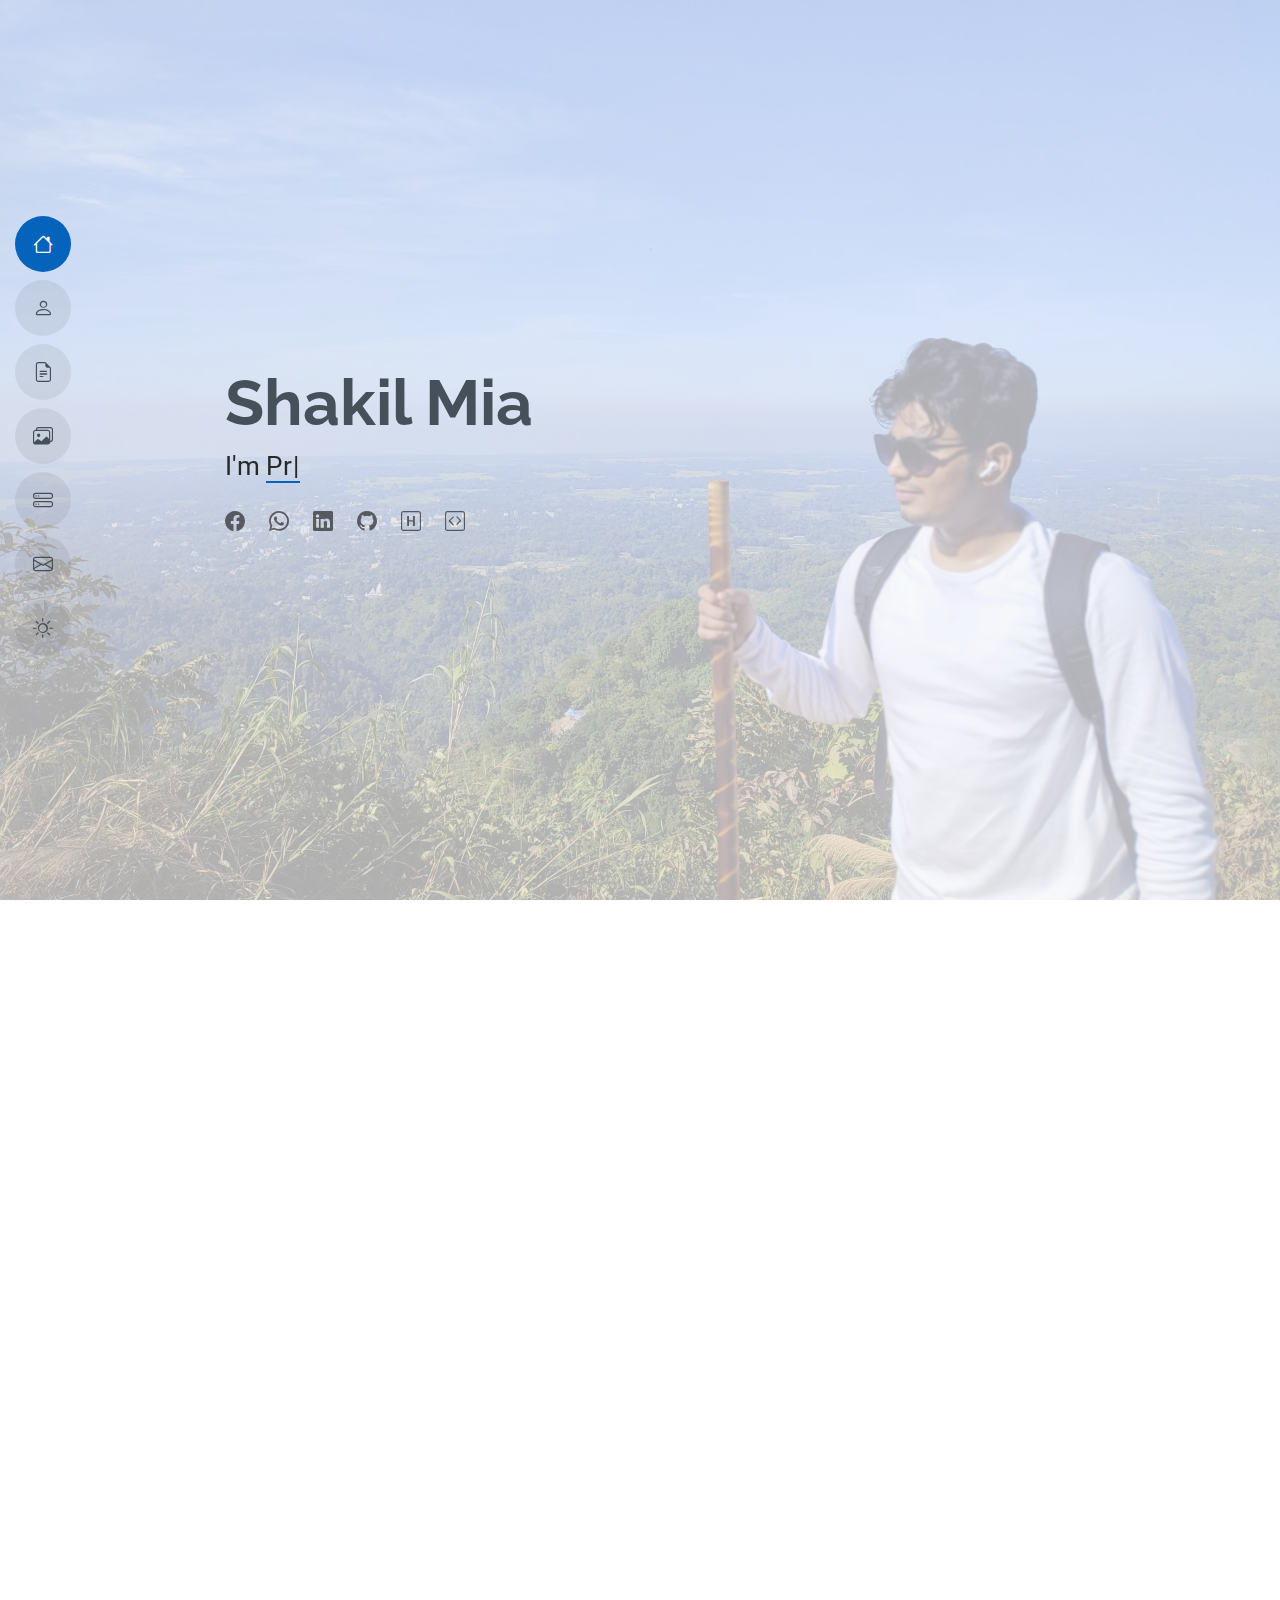
<file: index.html>
<!DOCTYPE html>
<html lang="en">

<head>
  <meta charset="utf-8">
  <meta content="width=device-width, initial-scale=1.0" name="viewport">
  <title>Shakil Mia</title>
  <meta content="" name="description">
  <meta content="" name="keywords">

  <!-- Favicons -->
  <link href="assets/img/favicon2.png" rel="icon">
  <link href="assets/img/apple-touch-icon.png" rel="apple-touch-icon">

  <!-- Fonts -->
  <link href="https://fonts.googleapis.com" rel="preconnect">
  <link href="https://fonts.gstatic.com" rel="preconnect" crossorigin>
  <link
    href="https://fonts.googleapis.com/css2?family=Roboto:ital,wght@0,100;0,300;0,400;0,500;0,700;0,900;1,100;1,300;1,400;1,500;1,700;1,900&family=Poppins:ital,wght@0,100;0,200;0,300;0,400;0,500;0,600;0,700;0,800;0,900;1,100;1,200;1,300;1,400;1,500;1,600;1,700;1,800;1,900&family=Raleway:ital,wght@0,100;0,200;0,300;0,400;0,500;0,600;0,700;0,800;0,900;1,100;1,200;1,300;1,400;1,500;1,600;1,700;1,800;1,900&display=swap"
    rel="stylesheet">

  <!-- Vendor CSS Files -->
  <link href="assets/vendor/bootstrap/css/bootstrap.min.css" rel="stylesheet">
  <link href="assets/vendor/bootstrap-icons/bootstrap-icons.css" rel="stylesheet">
  <link href="assets/vendor/aos/aos.css" rel="stylesheet">
  <link href="assets/vendor/glightbox/css/glightbox.min.css" rel="stylesheet">
  <link href="assets/vendor/swiper/swiper-bundle.min.css" rel="stylesheet">

  <!-- Main CSS File -->
  <link href="assets/css/main.css" rel="stylesheet">

  <!-- =======================================================
  * Template Name: MyResume
  * Template URL: https://bootstrapmade.com/free-html-bootstrap-template-my-resume/
  * Updated: Jun 29 2024 with Bootstrap v5.3.3
  * Author: BootstrapMade.com
  * License: https://bootstrapmade.com/license/
  ======================================================== -->

  <style>
    @import url('https://fonts.googleapis.com/css2?family=Playfair+Display:wght@400;700&display=swap');
    @import url('https://fonts.googleapis.com/css2?family=Poppins:wght@400;700&display=swap');
    .animated-linea::before {
      width: 0;
      animation: progress1 2s ease-out;
    }
    @keyframes progress1 {
      0% { width: 0; }
      100% { width: 70%; }
    }
    .animated-lineb::before { width: 0; animation: progress2 2s ease-out; }
    @keyframes progress2 { 0% { width: 0; } 100% { width: 78%; } }
    .animated-linec::before { width: 0; animation: progress3 2s ease-out; }
    @keyframes progress3 { 0% { width: 0; } 100% { width: 73%; } }
    .animated-lined::before { width: 0; animation: progress4 2s ease-out; }
    @keyframes progress4 { 0% { width: 0; } 100% { width: 65%; } }
    .animated-linee::before { width: 0; animation: progress5 2s ease-out; }
    @keyframes progress5 { 0% { width: 0; } 100% { width: 75%; } }
    .animated-linef::before { width: 0; animation: progress6 2s ease-out; }
    @keyframes progress6 { 0% { width: 0; } 100% { width: 70%; } }
    .sub-title1 a:hover { color: red; text-decoration: underline; }
    footer a {
      position: relative;
      padding: 27px 27px;
      color: cyan;
      font-size: 16px;
      text-decoration: none;
      text-transform: uppercase;
      overflow: hidden;
      transition: .5s;
      margin-top: 0px;
      margin-left: 10px;
      letter-spacing: 4px
    }
    footer a:hover {
      background: cyan;
      color: #fff;
      border-radius: 5px;
      box-shadow: 0 0 5px cyan,
                  0 0 25px cyan,
                  0 0 50px cyan,
                  0 0 100px cyan;
    }
    footer a span { position: absolute; display: block; }
    footer a span:nth-child(1) {
      top: 0; left: -100%; width: 100%; height: 2px;
      background: linear-gradient(90deg, transparent, cyan);
      animation: btn-anim1 1s linear infinite;
    }
    @keyframes btn-anim1 { 0% { left: -100%; } 50%,100% { left: 100%; } }
    footer a span:nth-child(2) {
      top: -100%; right: 0; width: 2px; height: 100%;
      background: linear-gradient(180deg, transparent, cyan);
      animation: btn-anim2 1s linear infinite;
      animation-delay: .25s
    }
    @keyframes btn-anim2 { 0% { top: -100%; } 50%,100% { top: 100%; } }
    footer a span:nth-child(3) {
      bottom: 0; right: -100%; width: 100%; height: 2px;
      background: linear-gradient(270deg, transparent, cyan);
      animation: btn-anim3 1s linear infinite;
      animation-delay: .5s
    }
    @keyframes btn-anim3 { 0% { right: -100%; } 50%,100% { right: 100%; } }
    footer a span:nth-child(4) {
      bottom: -100%; left: 0; width: 2px; height: 100%;
      background: linear-gradient(360deg, transparent, cyan);
      animation: btn-anim4 1s linear infinite;
      animation-delay: .75s
    }
    @keyframes btn-anim4 { 0% { bottom: -100%; } 50%,100% { bottom: 100%; } }
    .dis{ display: flex; justify-content: center; }
    footer P{ padding: 12px; }
    #footer, .footer {
      background: #000 !important;
      color: #fff;
      text-align: center;
      font-family: 'Poppins', sans-serif;
      font-weight: bold;
    }
    html, body { margin: 0; padding: 0; }
  </style>

</head>

<body class="index-page">

  <header id="header" class="header d-flex flex-column justify-content-center">

    <i class="header-toggle d-xl-none bi bi-list"></i>

    <nav id="navmenu" class="navmenu">
      <ul>
        <li><a href="#hero" class="active"><i class="bi bi-house navicon"></i><span>Home</span></a></li>
        <li><a href="#about"><i class="bi bi-person navicon"></i><span>About</span></a></li>
        <li><a href="#resume"><i class="bi bi-file-earmark-text navicon"></i><span>Resume</span></a></li>
        <li><a href="#portfolio"><i class="bi bi-images navicon"></i><span>Portfolio</span></a></li>
        <li><a href="#services"><i class="bi bi-hdd-stack navicon"></i><span>Services</span></a></li>
        <li><a href="#contact"><i class="bi bi-envelope navicon"></i><span>Contact</span></a></li>
        <li><a href="#" id="theme-toggle"><i class="bi bi-sun navicon" id="theme-icon"></i><span>Theme</span></a></li>
      </ul>
    </nav>

  </header>

  <main class="main">

    <!-- Hero Section -->
    <section id="hero" class="hero section light-background">

      <img src="assets/img/image1.jpg" alt="">

      <div class="container" data-aos="zoom-out">
        <div class="row justify-content-center">
          <div class="col-lg-9">
            <h2>Shakil Mia</h2>
            <p>I'm <span class="typed"
                data-typed-items="Programmer, Developer, Designer, Database Administrator, Penetration Tester, Kali Linux Expert">Designer</span><span
                class="typed-cursor typed-cursor--blink" aria-hidden="true"></span></p>
            <div class="social-links">
              <a href="https://www.facebook.com/itzshaks" title="Facebook" target="_blank"><i class="bi bi-facebook"></i></a>
              <a href="https://wa.me/+8801717194302" title="WhatsApp" target="_blank"><i class="bi bi-whatsapp"></i></a>
              <a href="https://www.linkedin.com/in/shakil-ahmed-21a04922b/" title="LinkedIn" target="_blank"><i class="bi bi-linkedin"></i></a>
              <a href="https://github.com/meetshaks" title="GitHub" target="_blank"><i class="bi bi-github"></i></a>
              <a href="https://www.hackerrank.com/profile/shakilahmed4024" title="HackerRank" target="_blank"><i class="bi bi-h-square"></i></a>
              <a href="https://leetcode.com/u/shakilahmed4024/" title="LeetCode" target="_blank"><i class="bi bi-code-square"></i></a>
            </div>
          </div>
        </div>
      </div>

    </section><!-- /Hero Section -->

    <!-- About Section -->
    <section id="about" class="about section">

      <!-- Section Title -->
      <div class="container section-title" data-aos="fade-up">
        <h2>About</h2>
        <p>I'm passionate about technology and love to solve complex problems using innovative solutions. Growing up, I
          was always fascinated by computers and their potential to change the world. This led me to pursue a degree in
          "IoT & Robotics Engineering" from "University of Frontier Technology, Bangladesh". During my studies, I
          developed a strong foundation in programming languages such as c, c++, JavaScript, Python as well as an
          understanding of hardware and software systems.</p>
        </p>
      </div><!-- End Section Title -->

      <div class="container" data-aos="fade-up" data-aos-delay="100">

        <div class="row gy-4 justify-content-center">
          <div class="col-lg-4">
            <img src="assets/img/profile-Image-1.jpg" class="img-fluid" alt="">
          </div>
          <div class="col-lg-8 content">
            <h2>Programmer &amp; Web Developer.</h2>
            <p class="fst-italic py-3">
              Passionate about building efficient, responsive websites and web apps. Experienced in HTML, CSS,
              JavaScript, and modern frameworks like Flask and Django.
            </p>
            <div class="row">
              <div class="col-lg-6">
                <ul>
                  <li><i class="bi bi-chevron-right"></i> <strong>Birthday:</strong> <span>1 january 2000</span></li>
                  <li><i class="bi bi-chevron-right"></i> <strong>Website:</strong> <span>Available</span></li>
                  <li><i class="bi bi-chevron-right"></i> <strong>Phone:</strong> <span>+880 17180-98355 </span></li>
                  <li><i class="bi bi-chevron-right"></i> <strong>City:</strong> <span>Dhaka, Bangladesh</span></li>
                </ul>
              </div>
              <div class="col-lg-6">
                <ul>
                  <li><i class="bi bi-chevron-right"></i> <strong>Age:</strong> <span>25</span></li>
                  <li><i class="bi bi-chevron-right"></i> <strong>Degree:</strong> <span>B.Sc (Hons) </span></li>
                  <li><i class="bi bi-chevron-right"></i> <strong>Email:</strong>
                    <span>shakilahmedshaks@gmail.com</span></li>
                  <li><i class="bi bi-chevron-right"></i> <strong>Freelance:</strong> <span>Available</span></li>
                </ul>
              </div>
            </div>
            <p class="py-3">
              I offer a range of creative skills and experiences as an IT engineer. From web development and software
              development to database management and penetration testing, I have a diverse set of technical abilities.
              Additionally, I am experienced in cloud computing and Photoshop and logo design, providing comprehensive
              solutions to enhance your needs.
            </p>
          </div>
        </div>

      </div>

    </section><!-- /About Section -->

    <!-- Stats Section -->
    <section id="stats" class="stats section">

      <div class="container" data-aos="fade-up" data-aos-delay="100">

        <div class="row gy-4">

          <div class="col-lg-3 col-md-6 d-flex flex-column align-items-center">
            <i class="bi bi-emoji-smile"></i>
            <div class="stats-item">
              <span data-purecounter-start="0" data-purecounter-end="232" data-purecounter-duration="1"
                class="purecounter"></span>
              <p>Happy Clients</p>
            </div>
          </div>

          <div class="col-lg-3 col-md-6 d-flex flex-column align-items-center">
            <i class="bi bi-journal-richtext"></i>
            <div class="stats-item">
              <span data-purecounter-start="0" data-purecounter-end="521" data-purecounter-duration="1"
                class="purecounter"></span>
              <p>Projects</p>
            </div>
          </div>

          <div class="col-lg-3 col-md-6 d-flex flex-column align-items-center">
            <i class="bi bi-headset"></i>
            <div class="stats-item">
              <span data-purecounter-start="0" data-purecounter-end="1463" data-purecounter-duration="1"
                class="purecounter"></span>
              <p>Hours Of Support</p>
            </div>
          </div>

          <div class="col-lg-3 col-md-6 d-flex flex-column align-items-center">
            <i class="bi bi-people"></i>
            <div class="stats-item">
              <span data-purecounter-start="0" data-purecounter-end="15" data-purecounter-duration="1"
                class="purecounter"></span>
              <p>Hard Workers</p>
            </div>
          </div>

        </div>

      </div>

    </section>
    <!-- /Stats Section -->

    <!-- Skills Section -->
    <section id="skills" class="skills section">

      <!-- Section Title -->
      <div class="container section-title" data-aos="fade-up">
        <h2>Skills</h2>
        <p>Proficient in front-end and back-end web development, with hands-on experience in designing responsive
          websites and developing dynamic web applications.
        </p>
      </div><!-- End Section Title -->

      <div class="container" data-aos="fade-up" data-aos-delay="100">

        <div class="row skills-content skills-animation">

          <div class="col-lg-6">

            <div class="progress">
              <span class="skill"><span>HTML</span> <i class="val">95%</i></span>
              <div class="progress-bar-wrap">
                <div class="progress-bar" role="progressbar" aria-valuenow="95" aria-valuemin="0" aria-valuemax="100">
                </div>
              </div>
            </div><!-- End Skills Item -->

            <div class="progress">
              <span class="skill"><span>CSS</span> <i class="val">90%</i></span>
              <div class="progress-bar-wrap">
                <div class="progress-bar" role="progressbar" aria-valuenow="90" aria-valuemin="0" aria-valuemax="100">
                </div>
              </div>
            </div><!-- End Skills Item -->

            <div class="progress">
              <span class="skill"><span>JavaScript</span> <i class="val">75%</i></span>
              <div class="progress-bar-wrap">
                <div class="progress-bar" role="progressbar" aria-valuenow="75" aria-valuemin="0" aria-valuemax="100">
                </div>
              </div>
            </div><!-- End Skills Item -->

          </div>

          <div class="col-lg-6">

            <div class="progress">
              <span class="skill"><span>PHP</span> <i class="val">85%</i></span>
              <div class="progress-bar-wrap">
                <div class="progress-bar" role="progressbar" aria-valuenow="85" aria-valuemin="0" aria-valuemax="100">
                </div>
              </div>
            </div><!-- End Skills Item -->

            <div class="progress">
              <span class="skill"><span>Python</span> <i class="val">80%</i></span>
              <div class="progress-bar-wrap">
                <div class="progress-bar" role="progressbar" aria-valuenow="80" aria-valuemin="0" aria-valuemax="100">
                </div>
              </div>
            </div><!-- End Skills Item -->

            <div class="progress">
              <span class="skill"><span>Photoshop</span> <i class="val">55%</i></span>
              <div class="progress-bar-wrap">
                <div class="progress-bar" role="progressbar" aria-valuenow="55" aria-valuemin="0" aria-valuemax="100">
                </div>
              </div>
            </div><!-- End Skills Item -->

          </div>

        </div>

      </div>

    </section><!-- /Skills Section -->

    <!-- Resume Section -->
    <section id="resume" class="resume section">

      <!-- Section Title -->
      <div class="container section-title" data-aos="fade-up">
        <h2>Resume</h2>
        <p>A dedicated and detail-oriented web developer with hands-on experience in designing, developing, and
          maintaining web applications. Proven ability to adapt quickly to new technologies and deliver high-quality
          solutions that meet user needs and business goals.</p>
      </div><!-- End Section Title -->

      <div class="container">

        <div class="row">

          <div class="col-lg-6" data-aos="fade-up" data-aos-delay="100">
            <!-- <h3 class="resume-title">Sumary</h3>

            <div class="resume-item pb-0">
              <h4>Brandon Johnson</h4>
              <p><em>Innovative and deadline-driven Graphic Designer with 3+ years of experience designing and developing user-centered digital/print marketing material from initial concept to final, polished deliverable.</em></p>
              <ul>
                <li>Portland par 127,Orlando, FL</li>
                <li>(123) 456-7891</li>
                <li>alice.barkley@example.com</li>
              </ul>
            </div> -->
            <!-- Edn Resume Item -->

            <h3 class="resume-title">Education</h3>
            <div class="resume-item">
              <h4>BSc in Internet of Things and Robotics Engineering - (IRE)</h4>
              <h5>2020 - 2025</h5>
              <p><em>University of Frontier Technology, Bangladesh</em></p>
              <p><strong>CGPA: 3.40</strong></p>
              <p>
                Comprehensive program focused on embedded systems, sensor networks, automation, and robotics. Developed skills in microcontroller programming (Arduino, Raspberry Pi), IoT architectures, and real-time data communication. Completed projects involving smart devices, robotics design, and integration of machine learning for automation systems.
              </p>
            </div><!-- Edn Resume Item -->

            <div class="resume-item">
              <h4>Higher Secondary Certificate - (HSC)</h4>
              <h5>2017 - 2019</h5>
              <p><em>Police Lines School and College, Rangpur </em></p>
              <p><strong>GPA: 5.00</strong></p>
              <p>Completed major coursework in science with a focus on Physics, Chemistry, and Mathematics. Developed a
                strong analytical and problem-solving foundation through academic projects and lab work. Participated in
                extracurricular STEM activities and science fairs.</p>
            </div><!-- Edn Resume Item -->
            <div class="resume-item">
              <!-- <h4>Bachelor of Fine Arts &amp; Graphic Design</h4> -->
              <h4>Secondary School Certificate - (SSC)</h4>
              <h5>2015 - 2017</h5>
              <p><em>Police Lines School and College, Rangpur </em></p>
              <p><strong>GPA: 5.00</strong></p>
              <p>Completed secondary education with a science concentration. Achieved high academic performance and
                built a strong base in mathematics and physical sciences. Active in school events and science
                competitions.</p>
            </div><!-- Edn Resume Item -->

          </div>

          <div class="col-lg-6" data-aos="fade-up" data-aos-delay="200">
            <h3 class="resume-title">Professional Experience</h3>
            <div class="resume-item">
              <h4>Junior Data Analyst</h4>
              <h5>2023 - 2024</h5>
              <p><em>Cramstack, Bangladesh </em></p>
              <ul>
                <li>Assisted in collecting, cleaning, and analyzing large datasets to extract actionable insights for business intelligence reports.</li>
                <li>Worked with SQL, Excel, and data visualization tools (e.g., Power BI) to support client-driven analytics projects.</li>
                <li>Collaborated with cross-functional teams to support data validation and dashboard automation efforts.</li>
                <li>Automated routine data processing tasks using Python scripts to improve team efficiency and reduce errors.</li>
              </ul>
            </div>
            <!-- Edn Resume Item -->

            <div class="resume-item">
              <h4>Junior System Administrator </h4>
              <h5>2025 - Present</h5>
              <p><em>Grameenphone Limited (GP), Bangladesh</em></p>
              <ul>
                <li>Maintained and monitored servers, networks, and system tools to ensure smooth daily operations.</li>
                <li>Assisted in deploying software updates, patches, and backups for system security and continuity.</li>
                <li>Provided technical support for internal users, resolving hardware and software issues in a timely manner.</li>
                <li>Assisted in managing user accounts and permissions, ensuring secure access control across company systems.</li>
                <li>Documented system configurations and procedures to support IT compliance and audits.</li>
              </ul>
            </div>
            <!-- Edn Resume Item -->

            <!-- <h3 class="resume-title">Summary</h3>

            <div class="resume-item pb-0">
              <h4>Brandon Johnson</h4>
              <p><em>Innovative and deadline-driven Graphic Designer with 3+ years of experience designing and
                  developing user-centered digital/print marketing material from initial concept to final, polished
                  deliverable.</em></p>
              <ul>
                <li>Portland par 127,Orlando, FL</li>
                <li>(123) 456-7891</li>
                <li>alice.barkley@example.com</li>
              </ul>
            </div> -->

          </div>

        </div>

      </div>

    </section><!-- /Resume Section -->

    <!-- Portfolio Section -->
    <section id="portfolio" class="portfolio section">

      <!-- Section Title -->
      <div class="container section-title" data-aos="fade-up">
        <h2>Portfolio</h2>
        <p>Showcasing a selection of academic and professional projects focused on data analysis, IoT systems, automation, and software solutions. These works highlight my skills in problem-solving, technical implementation, and collaboration across various domains including machine learning, embedded systems, and data visualization. Each project reflects a hands-on approach to building smart, scalable, and impactful technologies.
        </p>
      </div><!-- End Section Title -->

      <div class="container">

        <div class="isotope-layout" data-default-filter="*" data-layout="masonry" data-sort="original-order">

          <ul class="portfolio-filters isotope-filters" data-aos="fade-up" data-aos-delay="100">
            <li data-filter="*" class="filter-active">All</li>
            <li data-filter=".filter-branding">Card</li>
            <li data-filter=".filter-app">App</li>
            <li data-filter=".filter-software">Software</li>
            <li data-filter=".filter-product">Website</li>
            
          </ul><!-- End Portfolio Filters -->

          <div class="row gy-4 isotope-container" data-aos="fade-up" data-aos-delay="200">

            <div class="col-lg-4 col-md-6 portfolio-item isotope-item filter-software">
              <img src="assets/img/portfolio images/software/blood.png" class="img-fluid" alt="">
              <div class="portfolio-info">
                <h4>Blood management system</h4>
                <p>Java Swing Application</p>
                <a href="assets/img/portfolio images/software/blood.png" title="CVSS Calculator" data-gallery="portfolio-gallery-software" class="glightbox preview-link"><i class="bi bi-zoom-in"></i></a>
                <a href="Document/Blood Management System.pdf" title="More Details" class="details-link"><i class="bi bi-link-45deg"></i></a>
              </div>
            </div><!-- End Portfolio Item -->

            <div class="col-lg-4 col-md-6 portfolio-item isotope-item filter-branding">
              <img src="assets/img/portfolio images/card/lotus_3.png" class="img-fluid" alt="">
              <div class="portfolio-info">
                <h4>Lotus 2nd Fornt Design</h4>
                <p>Creative branding solution</p>
                <a href="assets/img/portfolio images/card/lotus_3.png" title="Lotus Design" data-gallery="portfolio-gallery-branding" class="glightbox preview-link"><i class="bi bi-zoom-in"></i></a>
                <a href="card-portfolio-details.html" title="More Details" class="details-link"><i class="bi bi-link-45deg"></i></a>
              </div>
            </div><!-- End Portfolio Item -->

            <div class="col-lg-4 col-md-6 portfolio-item isotope-item filter-app">
              <img src="assets/img/portfolio images/app/bin.jpg" class="img-fluid" alt="">
              <div class="portfolio-info">
                <h4>Mobile App Development</h4>
                <p>Cross-platform mobile application</p>
                <a href="assets/img/portfolio images/app/bin.jpg" title="Mobile App" data-gallery="portfolio-gallery-app" class="glightbox preview-link"><i class="bi bi-zoom-in"></i></a>
                <a href="Document/Location Based Garbage Management System.pptx" title="More Details" class="details-link"><i class="bi bi-link-45deg"></i></a>
              </div>
            </div><!-- End Portfolio Item -->
            <div class="col-lg-4 col-md-6 portfolio-item isotope-item filter-branding">
              <img src="assets/img/portfolio images/card/lotus_4.png" class="img-fluid" alt="">
              <div class="portfolio-info">
                <h4>Lotus 2nd Rear Design</h4>
                <p>Modern brand identity</p>
                <a href="assets/img/portfolio images/card/lotus_4.png" title="Lotus Branding" data-gallery="portfolio-gallery-branding" class="glightbox preview-link"><i class="bi bi-zoom-in"></i></a>
                <a href="card-portfolio-details.html" title="More Details" class="details-link"><i class="bi bi-link-45deg"></i></a>
              </div>
            </div><!-- End Portfolio Item -->

            <div class="col-lg-4 col-md-6 portfolio-item isotope-item filter-app">
              <img src="assets/img/portfolio images/app/with-scheduler.png" class="img-fluid" alt="">
              <div class="portfolio-info">
                <h4>Task Scheduler App</h4>
                <p>Smart scheduling application</p>
                <a href="assets/img/portfolio images/app/with-scheduler.png" title="Task Scheduler" data-gallery="portfolio-gallery-app" class="glightbox preview-link"><i class="bi bi-zoom-in"></i></a>
                <a href="Document/smart-scheduling application.html" title="More Details" class="details-link"><i class="bi bi-link-45deg"></i></a>
              </div>
            </div><!-- End Portfolio Item -->

            <div class="col-lg-4 col-md-6 portfolio-item isotope-item filter-software">
              <img src="assets/img/portfolio images/software/research_paper.png" class="img-fluid" alt="">
              <div class="portfolio-info">
                <h4>Research Paper Downloader</h4>
                <p>Automated research tool</p>
                <a href="assets/img/portfolio images/software/research_paper.png" title="Research Tool" data-gallery="portfolio-gallery-software" class="glightbox preview-link"><i class="bi bi-zoom-in"></i></a>
                <a href="Document/research_paper_downloader.html" title="More Details" class="details-link"><i class="bi bi-link-45deg"></i></a>
              </div>
            </div><!-- End Portfolio Item -->

            <div class="col-lg-4 col-md-6 portfolio-item isotope-item filter-software">
              <img src="assets/img/portfolio images/software/cvss.png" class="img-fluid" alt="">
              <div class="portfolio-info">
                <h4>CVSS Calculator</h4>
                <p>Security vulnerability assessment tool</p>
                <a href="assets/img/portfolio images/software/cvss.png" title="CVSS Calculator" data-gallery="portfolio-gallery-software" class="glightbox preview-link"><i class="bi bi-zoom-in"></i></a>
                <a href="Document/Final CVSS Report.pdf" title="More Details" class="details-link"><i class="bi bi-link-45deg"></i></a>
              </div>
            </div><!-- End Portfolio Item -->

            <div class="col-lg-4 col-md-6 portfolio-item isotope-item filter-product">
              <img src="assets/img/portfolio images/web/bus_route.png" class="img-fluid" alt="">
              <div class="portfolio-info">
                <h4>Bus Route System</h4>
                <p>Dhaka bus route management</p>
                <a href="assets/img/portfolio images/web/bus_route.png" title="Bus Route System" data-gallery="portfolio-gallery-product" class="glightbox preview-link"><i class="bi bi-zoom-in"></i></a>
                <a href="Document/dhaka_bus_report.html" title="More Details" class="details-link"><i class="bi bi-link-45deg"></i></a>
              </div>
            </div><!-- End Portfolio Item -->

            <div class="col-lg-4 col-md-6 portfolio-item isotope-item filter-branding">
              <img src="assets/img/portfolio images/card/shakil.png" class="img-fluid" alt="">
              <div class="portfolio-info">
                <h4>Shakil Interactive Design</h4>
                <p>Modern brand identity</p>
                <a href="assets/img/portfolio images/card/shakil.png" title="Lotus Branding" data-gallery="portfolio-gallery-branding" class="glightbox preview-link"><i class="bi bi-zoom-in"></i></a>
                <a href="card-portfolio-details.html" title="More Details" class="details-link"><i class="bi bi-link-45deg"></i></a>
              </div>
            </div><!-- End Portfolio Item -->

            <div class="col-lg-4 col-md-6 portfolio-item isotope-item filter-product">
              <img src="assets/img/portfolio images/web/sports_information.png" class="img-fluid" alt="">
              <div class="portfolio-info">
                <h4>Sports Information Portal</h4>
                <p>Sports news and updates platform</p>
                <a href="assets/img/portfolio images/web/sports_information.png" title="Sports Portal" data-gallery="portfolio-gallery-product" class="glightbox preview-link"><i class="bi bi-zoom-in"></i></a>
                <a href="Document/sports-information-portal.html" title="More Details" class="details-link"><i class="bi bi-link-45deg"></i></a>
              </div>
            </div><!-- End Portfolio Item -->

            <div class="col-lg-4 col-md-6 portfolio-item isotope-item filter-branding">
              <img src="assets/img/portfolio images/card/lotus_1.jpg" class="img-fluid" alt="">
              <div class="portfolio-info">
                <h4>Lotus 1st Fornt Design</h4>
                <p>Creative branding solution</p>
                <a href="assets/img/portfolio images/card/lotus_1.jpg" title="Lotus Design" data-gallery="portfolio-gallery-branding" class="glightbox preview-link"><i class="bi bi-zoom-in"></i></a>
                <a href="card-portfolio-details.html" title="More Details" class="details-link"><i class="bi bi-link-45deg"></i></a>
              </div>
            </div><!-- End Portfolio Item -->

            <div class="col-lg-4 col-md-6 portfolio-item isotope-item filter-branding">
              <img src="assets/img/portfolio images/card/lotus_2.jpg" class="img-fluid" alt="">
              <div class="portfolio-info">
                <h4>Lotus 1st Rear Design</h4>
                <p>Modern brand identity</p>
                <a href="assets/img/portfolio images/card/lotus_2.jpg" title="Lotus Branding" data-gallery="portfolio-gallery-branding" class="glightbox preview-link"><i class="bi bi-zoom-in"></i></a>
                <a href="card-portfolio-details.html" title="More Details" class="details-link"><i class="bi bi-link-45deg"></i></a>
              </div>
            </div>

            <div class="col-lg-4 col-md-6 portfolio-item isotope-item filter-product">
              <img src="assets/img/portfolio images/web/Courier_management.png" class="img-fluid" alt="">
              <div class="portfolio-info">
                <h4>Courier Management System</h4>
                <p>Web-based courier tracking platform</p>
                <a href="assets/img/portfolio images/web/Courier_management.png" title="Courier Management" data-gallery="portfolio-gallery-product" class="glightbox preview-link"><i class="bi bi-zoom-in"></i></a>
                <a href="Document/Courier Management System .pdf" title="More Details" class="details-link"><i class="bi bi-link-45deg"></i></a>
              </div>
            </div><!-- End Portfolio Item -->

            <div class="col-lg-4 col-md-6 portfolio-item isotope-item filter-product">
              <img src="assets/img/portfolio images/web/kedney.png" class="img-fluid" alt="">
              <div class="portfolio-info">
                <h4>Kidney Disease Prediction</h4>
                <p>ML-based health prediction system</p>
                <a href="assets/img/portfolio images/web/kedney.png" title="Kidney Disease Prediction" data-gallery="portfolio-gallery-product" class="glightbox preview-link"><i class="bi bi-zoom-in"></i></a>
                <a href="Document/Kidney_Disease_Prediction.pdf" title="More Details" class="details-link"><i class="bi bi-link-45deg"></i></a>
              </div>
            </div><!-- End Portfolio Item -->

          </div><!-- End Portfolio Container -->

        </div>

      </div>

    </section><!-- /Portfolio Section -->

    <!-- Services Section -->
    <section id="services" class="services section">

      <!-- Section Title -->
      <div class="container section-title" data-aos="fade-up">
        <h2>Services</h2>
        <p>I offer a range of technical services focused on data-driven insights, smart automation, and reliable system management. My services are designed to help businesses and teams leverage modern technologies for efficiency, innovation, and growth.
        </p>
      </div><!-- End Section Title -->

      <div class="container">

        <div class="row gy-4">

          <div class="col-lg-4 col-md-6" data-aos="fade-up" data-aos-delay="100">
            <div class="service-item item-cyan position-relative">
              <div class="icon">
                <svg width="100" height="100" viewBox="0 0 600 600" xmlns="http://www.w3.org/2000/svg">
                  <path stroke="none" stroke-width="0" fill="#f5f5f5"
                    d="M300,521.0016835830174C376.1290562159157,517.8887921683347,466.0731472004068,529.7835943286574,510.70327084640275,468.03025145048787C554.3714126377745,407.6079735673963,508.03601936045806,328.9844924480964,491.2728898941984,256.3432110539036C474.5976632858925,184.082847569629,479.9380746630129,96.60480741107993,416.23090153303,58.64404602377083C348.86323505073057,18.502131276798302,261.93793281208167,40.57373210992963,193.5410806939664,78.93577620505333C130.42746243093433,114.334589627462,98.30271207620316,179.96522072025542,76.75703585869454,249.04625023123273C51.97151888228291,328.5150500222984,13.704378332031375,421.85034740162234,66.52175969318436,486.19268352777647C119.04800174914682,550.1803526380478,217.28368757567262,524.383925680826,300,521.0016835830174">
                  </path>
                </svg>
                <i class="bi bi-activity"></i>
              </div>
              <!-- <a href="#" class="stretched-link"> -->
                <a  class="stretched-link"></a>
                <h3>Data Analysis & Visualization</h3>
              </a>
              <p>
                Transform raw data into actionable insights using tools like Python, SQL, and Power BI. Services include data cleaning, trend analysis, and dashboard creation.
              </p>
            </div>
          </div><!-- End Service Item -->

          <div class="col-lg-4 col-md-6" data-aos="fade-up" data-aos-delay="200">
            <div class="service-item item-orange position-relative">
              <div class="icon">
                <svg width="100" height="100" viewBox="0 0 600 600" xmlns="http://www.w3.org/2000/svg">
                  <path stroke="none" stroke-width="0" fill="#f5f5f5"
                    d="M300,582.0697525312426C382.5290701553225,586.8405444964366,449.9789794690241,525.3245884688669,502.5850820975895,461.55621195738473C556.606425686781,396.0723002908107,615.8543463187945,314.28637112970534,586.6730223649479,234.56875336149918C558.9533121215079,158.8439757836574,454.9685369536778,164.00468322053177,381.49747125262974,130.76875717737553C312.15926192815925,99.40240125094834,248.97055460311594,18.661163978235184,179.8680185752513,50.54337015887873C110.5421016452524,82.52863877960104,119.82277516462835,180.83849132639028,109.12597500060166,256.43424936330496C100.08760227029461,320.3096726198365,92.17705696193138,384.0621239912766,124.79988738764834,439.7174275375508C164.83382741302287,508.01625554203684,220.96474134820875,577.5009287672846,300,582.0697525312426">
                  </path>
                </svg>
                <i class="bi bi-broadcast"></i>
              </div>
              <!-- <a href="#" class="stretched-link"> -->
              <a class="stretched-link">
                <h3>IoT System Development</h3>
              </a>
              <p>
                Design and prototype IoT solutions using microcontrollers (Arduino, Raspberry Pi), sensors, and cloud integration for real-time monitoring and automation.
              </p>
            </div>
          </div><!-- End Service Item -->

          <div class="col-lg-4 col-md-6" data-aos="fade-up" data-aos-delay="300">
            <div class="service-item item-teal position-relative">
              <div class="icon">
                <svg width="100" height="100" viewBox="0 0 600 600" xmlns="http://www.w3.org/2000/svg">
                  <path stroke="none" stroke-width="0" fill="#f5f5f5"
                    d="M300,541.5067337569781C382.14930387511276,545.0595476570109,479.8736841581634,548.3450877840088,526.4010558755058,480.5488172755941C571.5218469581645,414.80211281144784,517.5187510058486,332.0715597781072,496.52539010469104,255.14436215662573C477.37192572678356,184.95920475031193,473.57363656557914,105.61284051026155,413.0603344069578,65.22779650032875C343.27470386102294,18.654635553484475,251.2091493199835,5.337323636656869,175.0934190732945,40.62881213300186C97.87086631185822,76.43348514350839,51.98124368387456,156.15599469081315,36.44837278890362,239.84606092416172C21.716077023791087,319.22268207091537,43.775223500013084,401.1760424656574,96.891909868211,461.97329694683043C147.22146801428983,519.5804099606455,223.5754009179313,538.201503339737,300,541.5067337569781">
                  </path>
                </svg>
                <i class="bi bi-easel"></i>
              </div>
              <!-- <a href="#" class="stretched-link"> -->
                <a class="stretched-link"></a>
                <h3>Automation & Embedded Systems</h3>
              </a>
              <p>
                Build custom automation solutions for home or industry using embedded systems and real-time communication protocols.
              </p>
            </div>
          </div><!-- End Service Item -->

          <div class="col-lg-4 col-md-6" data-aos="fade-up" data-aos-delay="400">
            <div class="service-item item-red position-relative">
              <div class="icon">
                <svg width="100" height="100" viewBox="0 0 600 600" xmlns="http://www.w3.org/2000/svg">
                  <path stroke="none" stroke-width="0" fill="#f5f5f5"
                    d="M300,503.46388370962813C374.79870501325706,506.71871716319447,464.8034551963731,527.1746412648533,510.4981551193396,467.86667711651364C555.9287308511215,408.9015244558933,512.6030010748507,327.5744911775523,490.211057578863,256.5855673507754C471.097692560561,195.9906835881958,447.69079081568157,138.11976852964426,395.19560036434837,102.3242989838813C329.3053358748298,57.3949838291264,248.02791733380457,8.279543830951368,175.87071277845988,42.242879143198664C103.41431057327972,76.34704239035025,93.79494320519305,170.9812938413882,81.28167332365135,250.07896920659033C70.17666984294237,320.27484674793965,64.84698225790005,396.69656628748305,111.28512138212992,450.4950937839243C156.20124167950087,502.5303643271138,231.32542653798444,500.4755392045468,300,503.46388370962813">
                  </path>
                </svg>
                <i class="bi bi-bounding-box-circles"></i>
              </div>
              <!-- <a href="#" class="stretched-link"> -->
                <a class="stretched-link"></a>
                <h3>System Administration</h3>
              </a>
              <p>
                Manage and monitor servers, networks, user accounts, and backups. Ensure system uptime, security patches, and technical support for smooth operations.
              </p>
              <!-- <a href="#" class="stretched-link"></a> -->
              <a class="stretched-link"></a>
            </div>
          </div><!-- End Service Item -->

          <div class="col-lg-4 col-md-6" data-aos="fade-up" data-aos-delay="500">
            <div class="service-item item-indigo position-relative">
              <div class="icon">
                <svg width="100" height="100" viewBox="0 0 600 600" xmlns="http://www.w3.org/2000/svg">
                  <path stroke="none" stroke-width="0" fill="#f5f5f5"
                    d="M300,532.3542879108572C369.38199826031484,532.3153073249985,429.10787420159085,491.63046689027357,474.5244479745417,439.17860296908856C522.8885846962883,383.3225815378663,569.1668002868075,314.3205725914397,550.7432151929288,242.7694973846089C532.6665558377875,172.5657663291529,456.2379748765914,142.6223662098291,390.3689995646985,112.34683881706744C326.66090330228417,83.06452184765237,258.84405631176094,53.51806209861945,193.32584062364296,78.48882559362697C121.61183558270385,105.82097193414197,62.805066853699245,167.19869350419734,48.57481801355237,242.6138429142374C34.843463184063346,315.3850353017275,76.69343916112496,383.4422959591041,125.22947124332185,439.3748458443577C170.7312796277747,491.8107796887764,230.57421082200815,558.5317968840102,300,566.797414625762">
                  </path>
                </svg>
                <i class="bi bi-calendar4-week icon"></i>
              </div>
              <!-- <a href="#" class="stretched-link"> -->
                <a class="stretched-link"></a>
                <h3>Technical Documentation</h3>
              </a>
              <p>
                Prepare clear, concise documentation for systems, processes, and projects to support compliance, training, and maintenance.
              </p>
              <!-- <a href="#" class="stretched-link"></a> -->
              <a class="stretched-link"></a>
            </div>
          </div><!-- End Service Item -->

          <div class="col-lg-4 col-md-6" data-aos="fade-up" data-aos-delay="600">
            <div class="service-item item-pink position-relative">
              <div class="icon">
                <svg width="100" height="100" viewBox="0 0 600 600" xmlns="http://www.w3.org/2000/svg">
                  <path stroke="none" stroke-width="0" fill="#f5f5f5"
                    d="M300,566.797414625762C385.7384707136149,576.1784315230908,478.7894351017131,552.8928747891023,531.9192734346935,484.94944893311C584.6109503024035,417.5663521118492,582.489472248146,322.67544863468447,553.9536738515405,242.03673114598146C529.1557734026468,171.96086150256528,465.24506316201064,127.66468636344209,395.9583748389544,100.7403814666027C334.2173773831606,76.7482773500951,269.4350130405921,84.62216499799875,207.1952322260088,107.2889140133804C132.92018162631612,134.33871894543012,41.79353780512637,160.00259165414826,22.644507872594943,236.69541883565114C3.319112789854554,314.0945973066697,72.72355303640163,379.243833228382,124.04198916343866,440.3218312028393C172.9286146004772,498.5055451809895,224.45579914871206,558.5317968840102,300,566.797414625762">
                  </path>
                </svg>
                <i class="bi bi-chat-square-text"></i>
              </div>
              <!-- <a href="#" class="stretched-link"> -->
                <a class="stretched-link"></a>
                <h3>Project Assistance</h3>
              </a>
              <p>
                Support academic and technical projects involving data, automation, or IoT—from concept to implementation, with code, documentation, and guidance.
              </p>
              <!-- <a href="#" class="stretched-link"></a> -->
              <a class="stretched-link"></a>
            </div>
          </div><!-- End Service Item -->

        </div>

      </div>

    </section><!-- /Services Section -->

    <!-- Testimonials Section -->
    <section id="testimonials" class="testimonials section">

      <!-- Section Title -->
      <div class="container section-title" data-aos="fade-up">
        <h2>Testimonials</h2>
        <p>See what clients are saying about the impact of our work and the value we bring to every project</p>
      </div><!-- End Section Title -->

      <div class="container" data-aos="fade-up" data-aos-delay="100">

        <div class="swiper init-swiper">
          <script type="application/json" class="swiper-config">
            {
              "loop": true,
              "speed": 600,
              "autoplay": {
                "delay": 5000
              },
              "slidesPerView": "auto",
              "pagination": {
                "el": ".swiper-pagination",
                "type": "bullets",
                "clickable": true
              }
            }
          </script>
          <div class="swiper-wrapper">

            <div class="swiper-slide">
              <div class="testimonial-item">
                <div class="row gy-4 justify-content-center">
                  <div class="col-lg-6">
                    <div class="testimonial-content">
                      <p>
                        <i class="bi bi-quote quote-icon-left"></i>
                        <span>Thanks to his data analysis expertise, we were able to uncover key insights that helped us optimize our operations. His dashboards were clear, informative, and exactly what we needed to make fast, confident decisions.</span>
                        <i class="bi bi-quote quote-icon-right"></i>
                      </p>
                      <h3>Towfiq Hasan Dorin</h3>
                      <h4>Founder of SNM-Esports</h4>
                      <div class="stars">
                        <i class="bi bi-star-fill"></i><i class="bi bi-star-fill"></i><i class="bi bi-star-fill"></i><i
                          class="bi bi-star-fill"></i><i class="bi bi-star-fill"></i>
                      </div>
                    </div>
                  </div>
                  <div class="col-lg-2 text-center">
                    <img src="assets/img/testimonials/Dorin1.jpg" class="img-fluid testimonial-img" alt="">
                  </div>
                </div>
              </div>
            </div><!-- End testimonial item -->


            <div class="swiper-slide">
              <div class="testimonial-item">
                <div class="row gy-4 justify-content-center">
                  <div class="col-lg-6">
                    <div class="testimonial-content">
                      <p>
                        <i class="bi bi-quote quote-icon-left"></i>
                        <span>He supported our automation project with great technical insight and professionalism. The solutions he delivered helped reduce manual work and improved overall productivity significantly.</span>
                        <i class="bi bi-quote quote-icon-right"></i>
                      </p>
                      
                      <h3>Salman Rahman Lalat</h3>
                      <h4>CEO &amp; Founder, ARORA TECH BD</h4>
                      <div class="stars">
                        <i class="bi bi-star-fill"></i><i class="bi bi-star-fill"></i><i class="bi bi-star-fill"></i><i
                          class="bi bi-star-fill"></i><i class="bi bi-star-fill"></i>
                      </div>
                    </div>
                  </div>
                  <div class="col-lg-2 text-center">
                    <img src="assets/img/testimonials/lalat1.png" class="img-fluid testimonial-img" alt="">
                  </div>
                </div>
              </div>
            </div><!-- End testimonial item -->

            <div class="swiper-slide">
              <div class="testimonial-item">
                <div class="row gy-4 justify-content-center">
                  <div class="col-lg-6">
                    <div class="testimonial-content">
                      <p>
                        <i class="bi bi-quote quote-icon-left"></i>
                        <span>The IoT prototype he developed for our smart monitoring system was efficient, reliable, and well-documented. His ability to integrate hardware and software truly impressed our team.</span>
                        <i class="bi bi-quote quote-icon-right"></i>
                      </p>
                      <h3>Sabit Hasan Lorin</h3>
                      <h4>System Developer, VATask</h4>
                      <div class="stars">
                        <i class="bi bi-star-fill"></i><i class="bi bi-star-fill"></i><i class="bi bi-star-fill"></i><i
                          class="bi bi-star-fill"></i><i class="bi bi-star-fill"></i>
                      </div>
                    </div>
                  </div>
                  <div class="col-lg-2 text-center">
                    <img src="assets/img/testimonials/lorin3.jpg" class="img-fluid testimonial-img" alt="">
                  </div>
                </div>
              </div>
            </div><!-- End testimonial item -->

            <div class="swiper-slide">
              <div class="testimonial-item">
                <div class="row gy-4 justify-content-center">
                  <div class="col-lg-6">
                    <div class="testimonial-content">
                      <p>
                        <i class="bi bi-quote quote-icon-left"></i>
                        <span>We were facing frequent server issues until he joined our IT team. His system administration skills brought stability and security to our infrastructure. He's proactive and detail-oriented.</span>
                        <i class="bi bi-quote quote-icon-right"></i>
                      </p>
                     <h3>Liton Ahmed</h3>
                      <h4>Data Analyst Lead, Cramstack Limited</h4>
                      <div class="stars">
                        <i class="bi bi-star-fill"></i><i class="bi bi-star-fill"></i><i class="bi bi-star-fill"></i><i
                          class="bi bi-star-fill"></i><i class="bi bi-star-fill"></i>
                      </div>
                    </div>
                  </div>
                  <div class="col-lg-2 text-center">
                    <img src="assets/img/testimonials/LITON.png" class="img-fluid testimonial-img" alt="">
                  </div>
                </div>
              </div>
            </div><!-- End testimonial item -->

              </div>
          <div class="swiper-pagination"></div>
        </div>

      </div>

    </section><!-- /Testimonials Section -->

    <!-- Contact Section -->
    <section id="contact" class="contact section">

      <!-- Section Title -->
      <div class="container section-title" data-aos="fade-up">
        <h2>Contact</h2>
        <p>Feel free to reach out to me for any opportunities in data analysis, IoT development, system administration, or technical consulting. I'm always open to discussing new projects, creative ideas, or opportunities to be part of your vision.</p>
      </div><!-- End Section Title -->

      <div class="container" data-aos="fade" data-aos-delay="100">

        <div class="row gy-4">

          <div class="col-lg-4">
            <div class="info-item d-flex" data-aos="fade-up" data-aos-delay="200">
              <i class="bi bi-geo-alt flex-shrink-0"></i>
              <div>
                <h3>Address</h3>
                <p>Dhaka, Bangladesh</p>
              </div>
            </div><!-- End Info Item -->

            <div class="info-item d-flex" data-aos="fade-up" data-aos-delay="300">
              <i class="bi bi-telephone flex-shrink-0"></i>
              <div>
                <h3>Call Me</h3>
                <p>+880 17180-89355</p>
              </div>
            </div><!-- End Info Item -->

            <div class="info-item d-flex" data-aos="fade-up" data-aos-delay="400">
              <i class="bi bi-envelope flex-shrink-0"></i>
              <div>
                <h3>Email me</h3>
                <p>shakilahmedshaks@gmail.com</p>
              </div>
            </div><!-- End Info Item -->

          </div>

          <div class="col-lg-8">
            <form action="forms/contact.php" method="post" class="php-email-form" data-aos="fade-up"
              data-aos-delay="200">
              <div class="row gy-4">

                <div class="col-md-6">
                  <input type="text" name="name" class="form-control" placeholder="Your Name" required="">
                </div>

                <div class="col-md-6 ">
                  <input type="email" class="form-control" name="email" placeholder="Your Email" required="">
                </div>

                <div class="col-md-12">
                  <input type="text" class="form-control" name="subject" placeholder="Subject" required="">
                </div>

                <div class="col-md-12">
                  <textarea class="form-control" name="message" rows="6" placeholder="Message" required=""></textarea>
                </div>

                <div class="col-md-12 text-center">
                  <div class="loading">Loading</div>
                  <div class="error-message"></div>
                  <div class="sent-message">Your message has been sent. Thank you!</div>

                  <button type="submit">Send Message</button>
                </div>

              </div>
            </form>
          </div><!-- End Contact Form -->

        </div>

      </div>

    </section><!-- /Contact Section -->

  </main>

  <footer id="footer" class="footer position-relative light-background">
    <div class="dis"> 
        <!-- <p>Created By</p>  -->
        <a href="https://www.hackerrank.com/profile/shakilahmed4024" target="_blank">
            <span></span>
            <span></span>
            <span></span>
            <span></span>
            Shakil Mia
        </a>
    </div>
  </footer>

  <!-- Scroll Top -->
  <a href="#" id="scroll-top" class="scroll-top d-flex align-items-center justify-content-center"><i
      class="bi bi-arrow-up-short"></i></a>

  <!-- Preloader -->
  <div id="preloader"></div>

  <!-- Vendor JS Files -->
  <script src="assets/vendor/bootstrap/js/bootstrap.bundle.min.js"></script>
  <script src="assets/vendor/php-email-form/validate.js"></script>
  <script src="assets/vendor/aos/aos.js"></script>
  <script src="assets/vendor/typed.js/typed.umd.js"></script>
  <script src="assets/vendor/purecounter/purecounter_vanilla.js"></script>
  <script src="assets/vendor/waypoints/noframework.waypoints.js"></script>
  <script src="assets/vendor/glightbox/js/glightbox.min.js"></script>
  <script src="assets/vendor/imagesloaded/imagesloaded.pkgd.min.js"></script>
  <script src="assets/vendor/isotope-layout/isotope.pkgd.min.js"></script>
  <script src="assets/vendor/swiper/swiper-bundle.min.js"></script>

  <!-- Main JS File -->
  <script src="assets/js/main.js"></script>

</body>

</html>
</file>
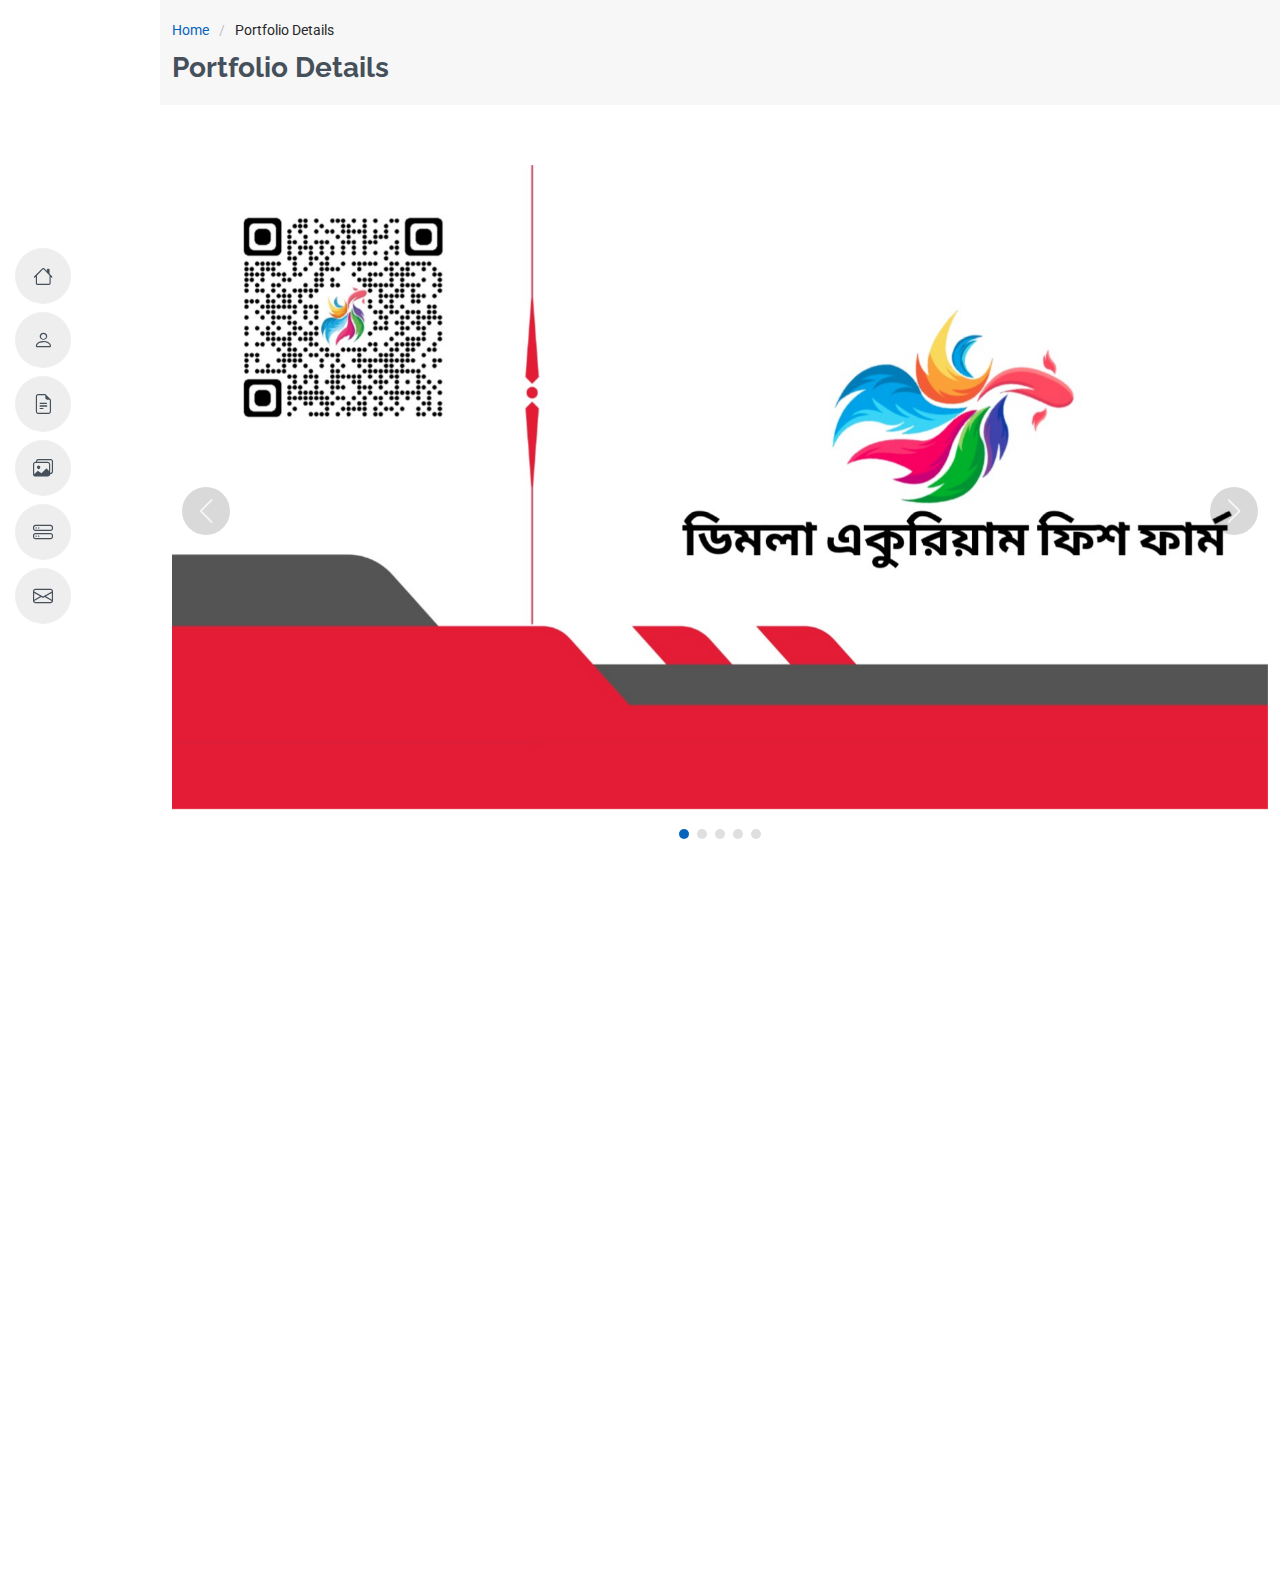
<file: card-portfolio-details.html>
<!DOCTYPE html>
<html lang="en">

<head>
  <meta charset="utf-8">
  <meta content="width=device-width, initial-scale=1.0" name="viewport">
  <title>Portfolio Details - MyResume Bootstrap Template</title>
  <meta content="" name="description">
  <meta content="" name="keywords">

  <!-- Favicons -->
  <link href="assets/img/favicon2.png" rel="icon">
  <link href="assets/img/apple-touch-icon.png" rel="apple-touch-icon">

  <!-- Fonts -->
  <link href="https://fonts.googleapis.com" rel="preconnect">
  <link href="https://fonts.gstatic.com" rel="preconnect" crossorigin>
  <link href="https://fonts.googleapis.com/css2?family=Roboto:ital,wght@0,100;0,300;0,400;0,500;0,700;0,900;1,100;1,300;1,400;1,500;1,700;1,900&family=Poppins:ital,wght@0,100;0,200;0,300;0,400;0,500;0,600;0,700;0,800;0,900;1,100;1,200;1,300;1,400;1,500;1,600;1,700;1,800;1,900&family=Raleway:ital,wght@0,100;0,200;0,300;0,400;0,500;0,600;0,700;0,800;0,900;1,100;1,200;1,300;1,400;1,500;1,600;1,700;1,800;1,900&display=swap" rel="stylesheet">

  <!-- Vendor CSS Files -->
  <link href="assets/vendor/bootstrap/css/bootstrap.min.css" rel="stylesheet">
  <link href="assets/vendor/bootstrap-icons/bootstrap-icons.css" rel="stylesheet">
  <link href="assets/vendor/aos/aos.css" rel="stylesheet">
  <link href="assets/vendor/glightbox/css/glightbox.min.css" rel="stylesheet">
  <link href="assets/vendor/swiper/swiper-bundle.min.css" rel="stylesheet">

  <!-- Main CSS File -->
  <link href="assets/css/main.css" rel="stylesheet">

  <!-- =======================================================
  * Template Name: MyResume
  * Template URL: https://bootstrapmade.com/free-html-bootstrap-template-my-resume/
  * Updated: Jun 29 2024 with Bootstrap v5.3.3
  * Author: BootstrapMade.com
  * License: https://bootstrapmade.com/license/
  ======================================================== -->
</head>

<body class="portfolio-details-page">

  <header id="header" class="header d-flex flex-column justify-content-center">

    <i class="header-toggle d-xl-none bi bi-list"></i>

    <nav id="navmenu" class="navmenu">
      <ul>
        <li><a href="#hero"><i class="bi bi-house navicon"></i><span>Home</span></a></li>
        <li><a href="#about"><i class="bi bi-person navicon"></i><span>About</span></a></li>
        <li><a href="#resume"><i class="bi bi-file-earmark-text navicon"></i><span>Resume</span></a></li>
        <li><a href="#portfolio"><i class="bi bi-images navicon"></i><span>Portfolio</span></a></li>
        <li><a href="#services"><i class="bi bi-hdd-stack navicon"></i><span>Services</span></a></li>
        <li><a href="#contact"><i class="bi bi-envelope navicon"></i><span>Contact</span></a></li>
      </ul>
    </nav>

  </header>

  <main class="main">

    <!-- Page Title -->
    <div class="page-title" data-aos="fade">
      <div class="container">
        <nav class="breadcrumbs">
          <ol>
            <li><a href="index.html">Home</a></li>
            <li class="current">Portfolio Details</li>
          </ol>
        </nav>
        <h1>Portfolio Details</h1>
      </div>
    </div><!-- End Page Title -->

    <!-- Portfolio Details Section -->
    <section id="portfolio-details" class="portfolio-details section">

      <div class="container" data-aos="fade-up">

        <div class="portfolio-details-slider swiper init-swiper">
          <script type="application/json" class="swiper-config">
            {
              "loop": true,
              "speed": 600,
              "autoplay": {
                "delay": 5000
              },
              "slidesPerView": "auto",
              "navigation": {
                "nextEl": ".swiper-button-next",
                "prevEl": ".swiper-button-prev"
              },
              "pagination": {
                "el": ".swiper-pagination",
                "type": "bullets",
                "clickable": true
              }
            }
          </script>
          <div class="swiper-wrapper align-items-center">

            <div class="swiper-slide">
              <img src="assets/img/portfolio images/card/lotus_1.jpg" alt="">
            </div>

            <div class="swiper-slide">
              <img src="assets/img/portfolio images/card/lotus_2.jpg" alt="">
            </div>

             <div class="swiper-slide">
              <img src="assets/img/portfolio images/card/shakil.png" alt="">
            </div>

            <div class="swiper-slide">
              <img src="assets/img/portfolio images/card/lotus_3.png" alt="">
            </div>

            <div class="swiper-slide">
              <img src="assets/img/portfolio images/card/lotus_4.png" alt="">
            </div>

          </div>
          <div class="swiper-button-prev"></div>
          <div class="swiper-button-next"></div>
          <div class="swiper-pagination"></div>
        </div>

        <div class="row justify-content-between gy-4 mt-4">

          <div class="col-lg-8" data-aos="fade-up">
            <div class="portfolio-description">
              <h2>Visiting Card Design Project</h2>
              <p>
                This project involved designing a set of four unique visiting cards for Sadman Rahman Lotus, the Owner & CEO of a growing business. The client sought designs that reflected professionalism, creativity, and a personalized touch to match his brand identity.
              </p>
              <p>
               

Each card was meticulously crafted with distinct styles while maintaining consistency in branding elements such as color schemes, typography, and layout balance. The goal was to create business cards that would leave a lasting impression while remaining functional and sleek.
              </p>

              <div class="testimonial-item">
                <p>
                  <i class="bi bi-quote quote-icon-left"></i>
                  <span>I got 4 visiting cards designed and each one was creative, professional, and matched my style perfectly. The work was delivered on time and the communication was smooth. Highly recommend this designer!</span>
                  <i class="bi bi-quote quote-icon-right"></i>
                </p>
                <div>
                  <img src="assets/img/portfolio images/card/lotus.png" class="testimonial-img" alt="">
                  <h3>Sadman Rahman lotus</h3>
                  <h4>Owner &amp; CEO
                  </h4>
                </div>
              </div>

              <p>
                Throughout the process, close communication was maintained with the client to ensure every detail aligned with his expectations. Feedback was incorporated promptly, and the final designs were delivered within the agreed timeline.
              </p>

              <p>
                

The result was a set of visually appealing and professionally designed visiting cards that the client was extremely satisfied with.
              </p>

            </div>
          </div>

          <div class="col-lg-3" data-aos="fade-up" data-aos-delay="100">
            <div class="portfolio-info">
              <h3>Project information</h3>
              <ul>
                <li><strong>Category</strong> Card design</li>
                <li><strong>Client</strong>  Lotus marketplace</li>
                <li><strong>Project date</strong> 01 March, 2022</li>
                <li><strong>Project URL</strong> <a href="https://www.facebook.com/profile.php?id=61566836944012">ডিমলা একুরিয়াম ফিশ ফার্ম </a></li>
                <li><a href="https://www.facebook.com/profile.php?id=61566836944012" class="btn-visit align-self-start">Visit Website</a></li>
              </ul>
            </div>
          </div>

        </div>

      </div>

    </section><!-- /Portfolio Details Section -->

  </main>

  <!-- <footer id="footer" class="footer position-relative light-background">
    <div class="container">
      <h3 class="sitename">Brandon Johnson</h3>
      <p>Et aut eum quis fuga eos sunt ipsa nihil. Labore corporis magni eligendi fuga maxime saepe commodi placeat.</p>
      <div class="social-links d-flex justify-content-center">
        <a href=""><i class="bi bi-twitter-x"></i></a>
        <a href=""><i class="bi bi-facebook"></i></a>
        <a href=""><i class="bi bi-instagram"></i></a>
        <a href=""><i class="bi bi-skype"></i></a>
        <a href=""><i class="bi bi-linkedin"></i></a>
      </div>
      <div class="container">
        <div class="copyright">
          <span>Copyright</span> <strong class="px-1 sitename">Alex Smith</strong> <span>All Rights Reserved</span>
        </div>
        <div class="credits">
         
          Designed by <a href="https://bootstrapmade.com/">BootstrapMade</a>
        </div>
      </div>
    </div>
  </footer> -->

  <!-- Scroll Top -->
  <a href="#" id="scroll-top" class="scroll-top d-flex align-items-center justify-content-center"><i class="bi bi-arrow-up-short"></i></a>

  <!-- Preloader -->
  <div id="preloader"></div>

  <!-- Vendor JS Files -->
  <script src="assets/vendor/bootstrap/js/bootstrap.bundle.min.js"></script>
  <script src="assets/vendor/php-email-form/validate.js"></script>
  <script src="assets/vendor/aos/aos.js"></script>
  <script src="assets/vendor/typed.js/typed.umd.js"></script>
  <script src="assets/vendor/purecounter/purecounter_vanilla.js"></script>
  <script src="assets/vendor/waypoints/noframework.waypoints.js"></script>
  <script src="assets/vendor/glightbox/js/glightbox.min.js"></script>
  <script src="assets/vendor/imagesloaded/imagesloaded.pkgd.min.js"></script>
  <script src="assets/vendor/isotope-layout/isotope.pkgd.min.js"></script>
  <script src="assets/vendor/swiper/swiper-bundle.min.js"></script>

  <!-- Main JS File -->
  <script src="assets/js/main.js"></script>

</body>

</html>
</file>
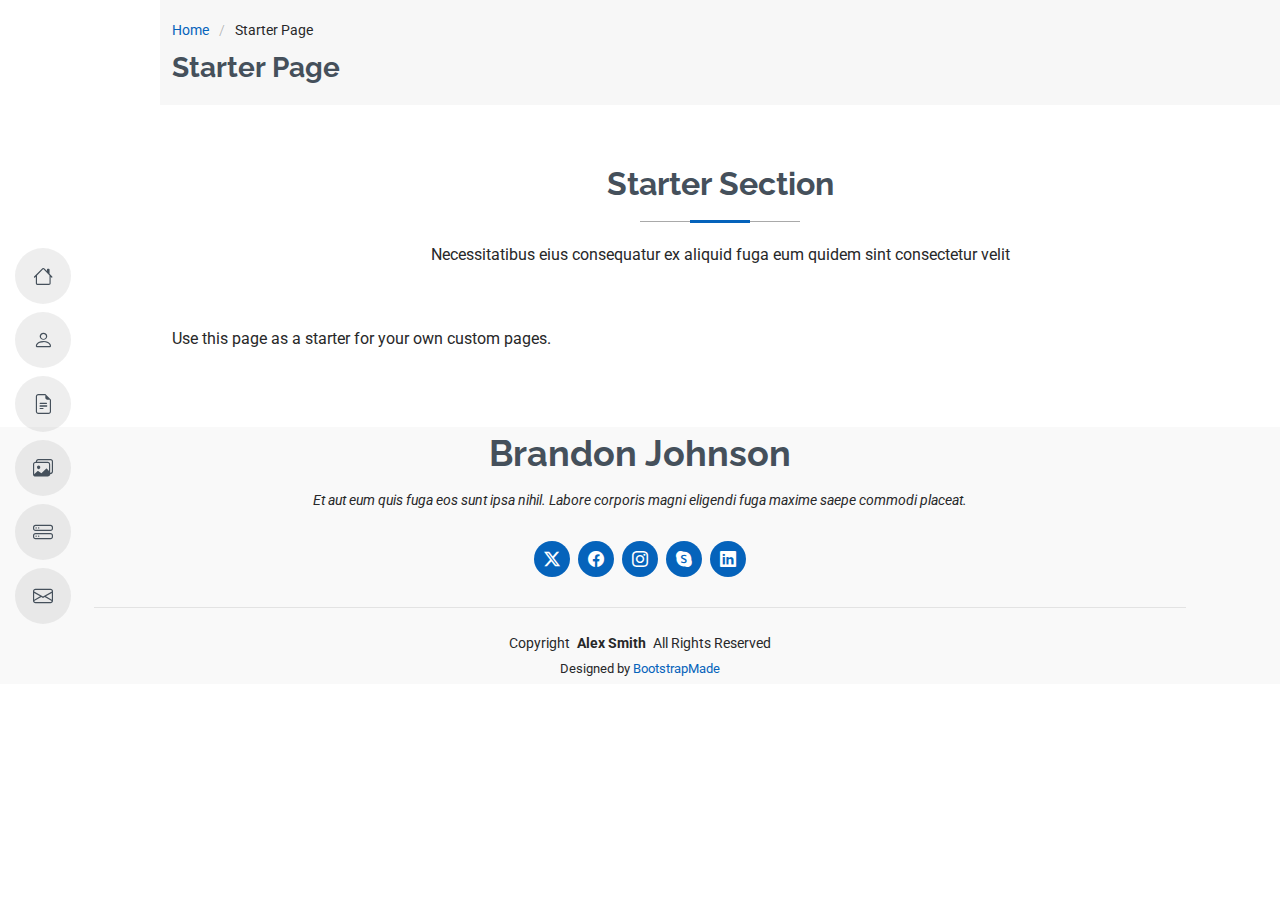
<file: starter-page.html>
<!DOCTYPE html>
<html lang="en">

<head>
  <meta charset="utf-8">
  <meta content="width=device-width, initial-scale=1.0" name="viewport">
  <title>Starter Page - MyResume Bootstrap Template</title>
  <meta content="" name="description">
  <meta content="" name="keywords">

  <!-- Favicons -->
  <link href="assets/img/favicon.png" rel="icon">
  <link href="assets/img/apple-touch-icon.png" rel="apple-touch-icon">

  <!-- Fonts -->
  <link href="https://fonts.googleapis.com" rel="preconnect">
  <link href="https://fonts.gstatic.com" rel="preconnect" crossorigin>
  <link href="https://fonts.googleapis.com/css2?family=Roboto:ital,wght@0,100;0,300;0,400;0,500;0,700;0,900;1,100;1,300;1,400;1,500;1,700;1,900&family=Poppins:ital,wght@0,100;0,200;0,300;0,400;0,500;0,600;0,700;0,800;0,900;1,100;1,200;1,300;1,400;1,500;1,600;1,700;1,800;1,900&family=Raleway:ital,wght@0,100;0,200;0,300;0,400;0,500;0,600;0,700;0,800;0,900;1,100;1,200;1,300;1,400;1,500;1,600;1,700;1,800;1,900&display=swap" rel="stylesheet">

  <!-- Vendor CSS Files -->
  <link href="assets/vendor/bootstrap/css/bootstrap.min.css" rel="stylesheet">
  <link href="assets/vendor/bootstrap-icons/bootstrap-icons.css" rel="stylesheet">
  <link href="assets/vendor/aos/aos.css" rel="stylesheet">
  <link href="assets/vendor/glightbox/css/glightbox.min.css" rel="stylesheet">
  <link href="assets/vendor/swiper/swiper-bundle.min.css" rel="stylesheet">

  <!-- Main CSS File -->
  <link href="assets/css/main.css" rel="stylesheet">

  <!-- =======================================================
  * Template Name: MyResume
  * Template URL: https://bootstrapmade.com/free-html-bootstrap-template-my-resume/
  * Updated: Jun 29 2024 with Bootstrap v5.3.3
  * Author: BootstrapMade.com
  * License: https://bootstrapmade.com/license/
  ======================================================== -->
</head>

<body class="starter-page-page">

  <header id="header" class="header d-flex flex-column justify-content-center">

    <i class="header-toggle d-xl-none bi bi-list"></i>

    <nav id="navmenu" class="navmenu">
      <ul>
        <li><a href="#hero"><i class="bi bi-house navicon"></i><span>Home</span></a></li>
        <li><a href="#about"><i class="bi bi-person navicon"></i><span>About</span></a></li>
        <li><a href="#resume"><i class="bi bi-file-earmark-text navicon"></i><span>Resume</span></a></li>
        <li><a href="#portfolio"><i class="bi bi-images navicon"></i><span>Portfolio</span></a></li>
        <li><a href="#services"><i class="bi bi-hdd-stack navicon"></i><span>Services</span></a></li>
        <li><a href="#contact"><i class="bi bi-envelope navicon"></i><span>Contact</span></a></li>
      </ul>
    </nav>

  </header>

  <main class="main">

    <!-- Page Title -->
    <div class="page-title" data-aos="fade">
      <div class="container">
        <nav class="breadcrumbs">
          <ol>
            <li><a href="index.html">Home</a></li>
            <li class="current">Starter Page</li>
          </ol>
        </nav>
        <h1>Starter Page</h1>
      </div>
    </div><!-- End Page Title -->

    <!-- Starter Section Section -->
    <section id="starter-section" class="starter-section section">

      <!-- Section Title -->
      <div class="container section-title" data-aos="fade-up">
        <h2>Starter Section</h2>
        <p>Necessitatibus eius consequatur ex aliquid fuga eum quidem sint consectetur velit</p>
      </div><!-- End Section Title -->

      <div class="container" data-aos="fade-up">
        <p>Use this page as a starter for your own custom pages.</p>
      </div>

    </section><!-- /Starter Section Section -->

  </main>

  <footer id="footer" class="footer position-relative light-background">
    <div class="container">
      <h3 class="sitename">Brandon Johnson</h3>
      <p>Et aut eum quis fuga eos sunt ipsa nihil. Labore corporis magni eligendi fuga maxime saepe commodi placeat.</p>
      <div class="social-links d-flex justify-content-center">
        <a href=""><i class="bi bi-twitter-x"></i></a>
        <a href=""><i class="bi bi-facebook"></i></a>
        <a href=""><i class="bi bi-instagram"></i></a>
        <a href=""><i class="bi bi-skype"></i></a>
        <a href=""><i class="bi bi-linkedin"></i></a>
      </div>
      <div class="container">
        <div class="copyright">
          <span>Copyright</span> <strong class="px-1 sitename">Alex Smith</strong> <span>All Rights Reserved</span>
        </div>
        <div class="credits">
          <!-- All the links in the footer should remain intact. -->
          <!-- You can delete the links only if you've purchased the pro version. -->
          <!-- Licensing information: https://bootstrapmade.com/license/ -->
          <!-- Purchase the pro version with working PHP/AJAX contact form: [buy-url] -->
          Designed by <a href="https://bootstrapmade.com/">BootstrapMade</a>
        </div>
      </div>
    </div>
  </footer>

  <!-- Scroll Top -->
  <a href="#" id="scroll-top" class="scroll-top d-flex align-items-center justify-content-center"><i class="bi bi-arrow-up-short"></i></a>

  <!-- Preloader -->
  <div id="preloader"></div>

  <!-- Vendor JS Files -->
  <script src="assets/vendor/bootstrap/js/bootstrap.bundle.min.js"></script>
  <script src="assets/vendor/php-email-form/validate.js"></script>
  <script src="assets/vendor/aos/aos.js"></script>
  <script src="assets/vendor/typed.js/typed.umd.js"></script>
  <script src="assets/vendor/purecounter/purecounter_vanilla.js"></script>
  <script src="assets/vendor/waypoints/noframework.waypoints.js"></script>
  <script src="assets/vendor/glightbox/js/glightbox.min.js"></script>
  <script src="assets/vendor/imagesloaded/imagesloaded.pkgd.min.js"></script>
  <script src="assets/vendor/isotope-layout/isotope.pkgd.min.js"></script>
  <script src="assets/vendor/swiper/swiper-bundle.min.js"></script>

  <!-- Main JS File -->
  <script src="assets/js/main.js"></script>

</body>

</html>
</file>
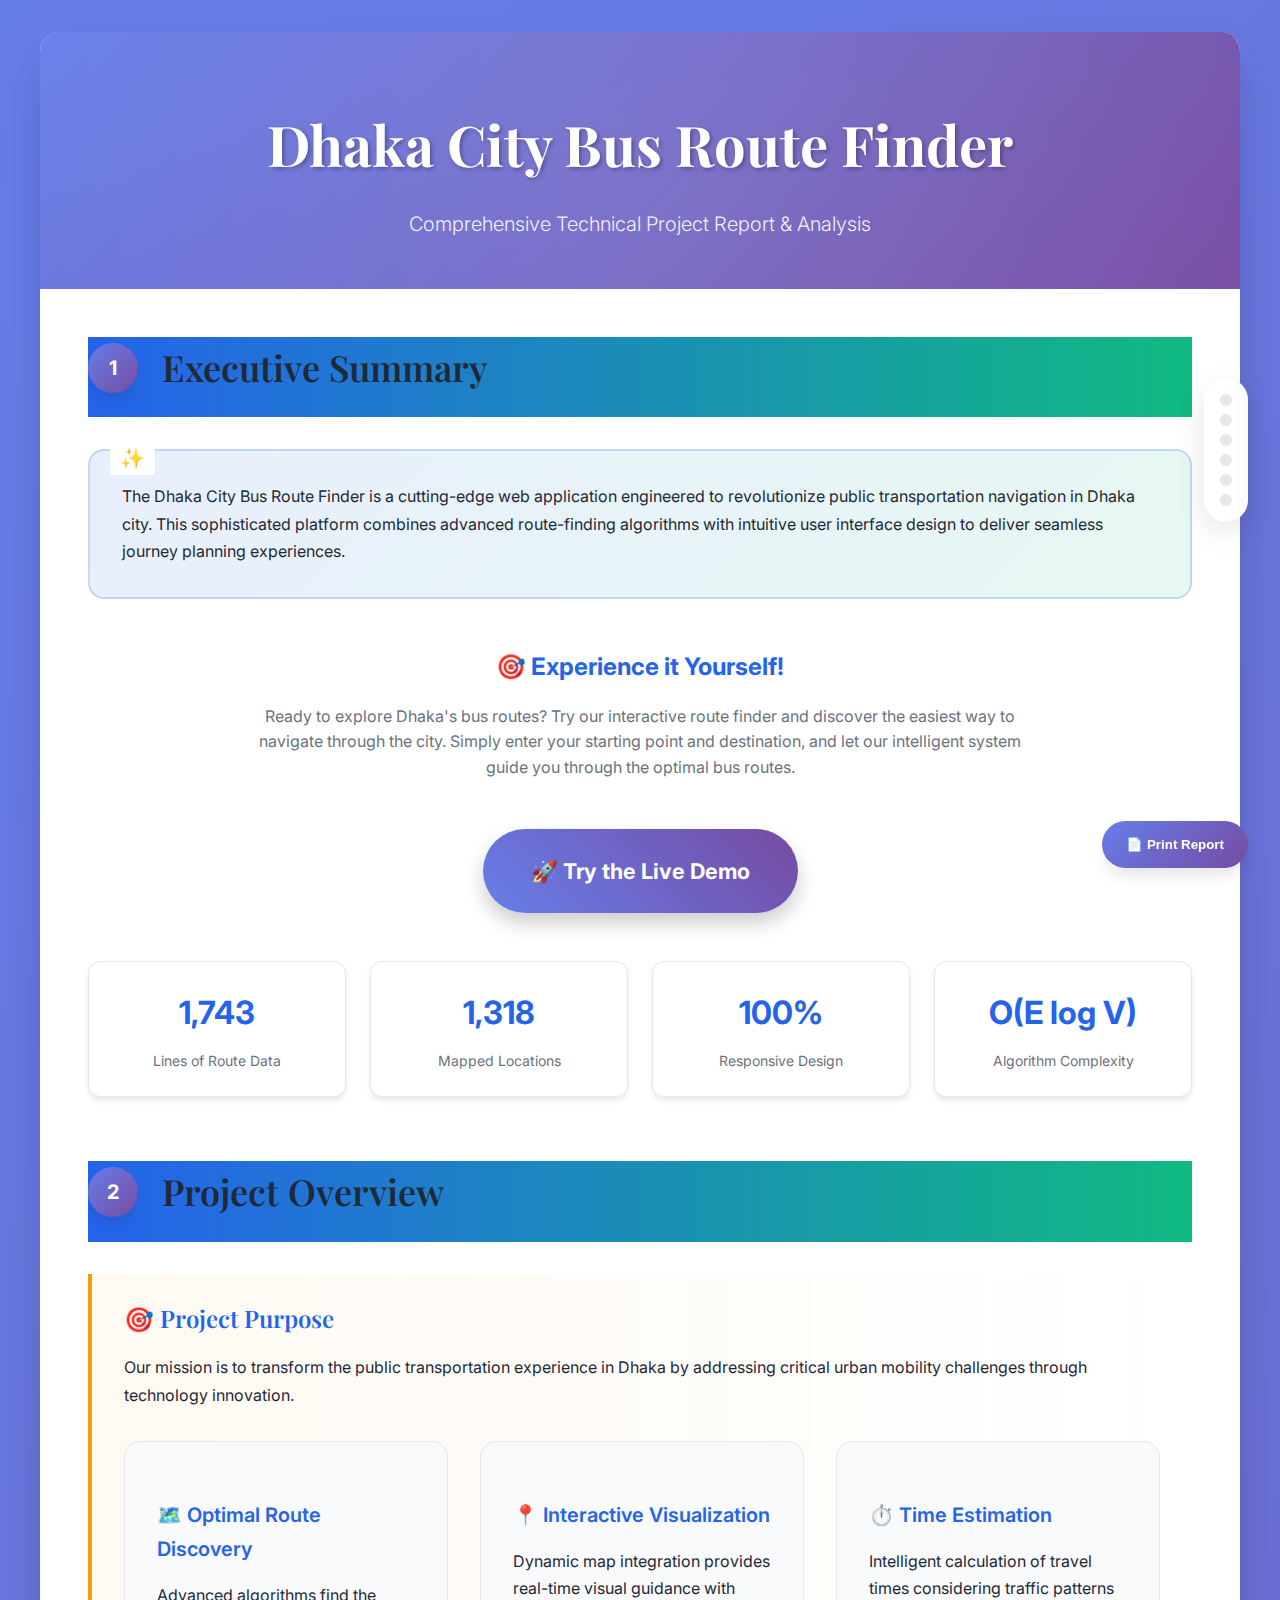
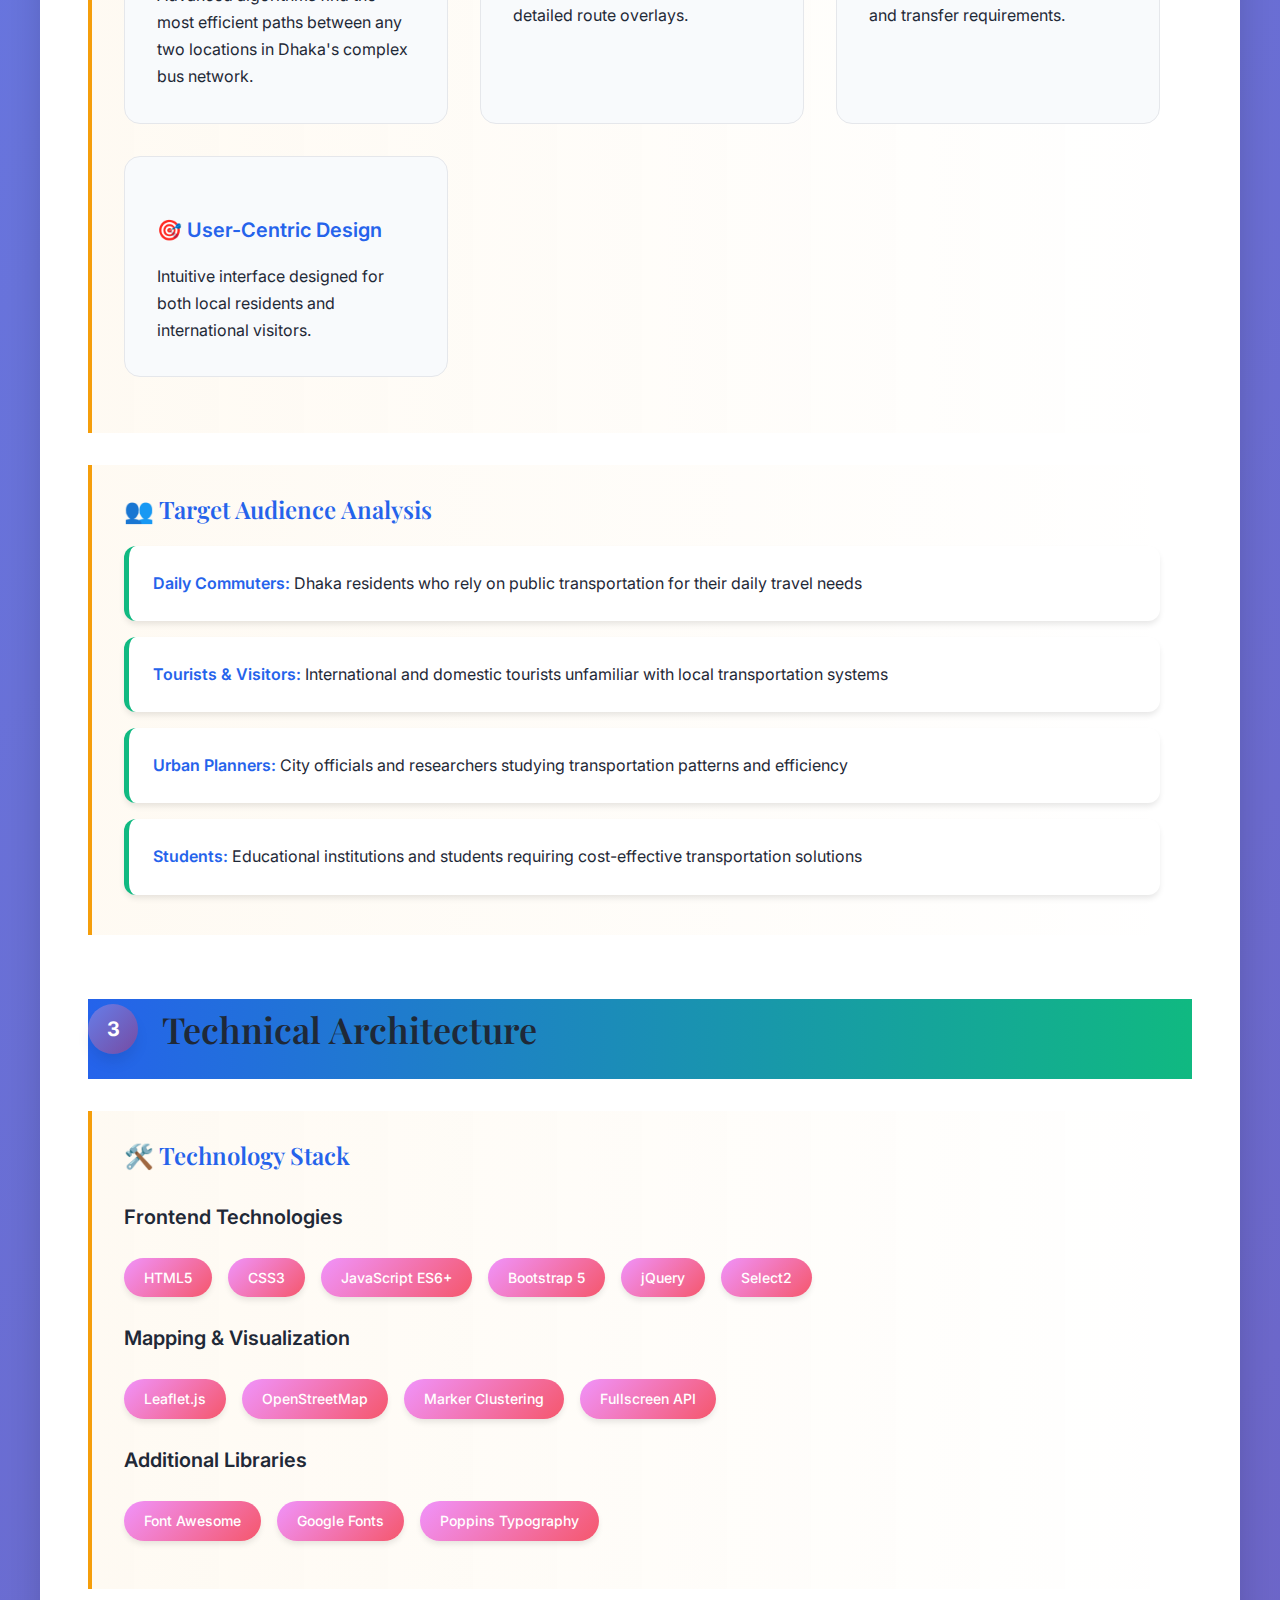
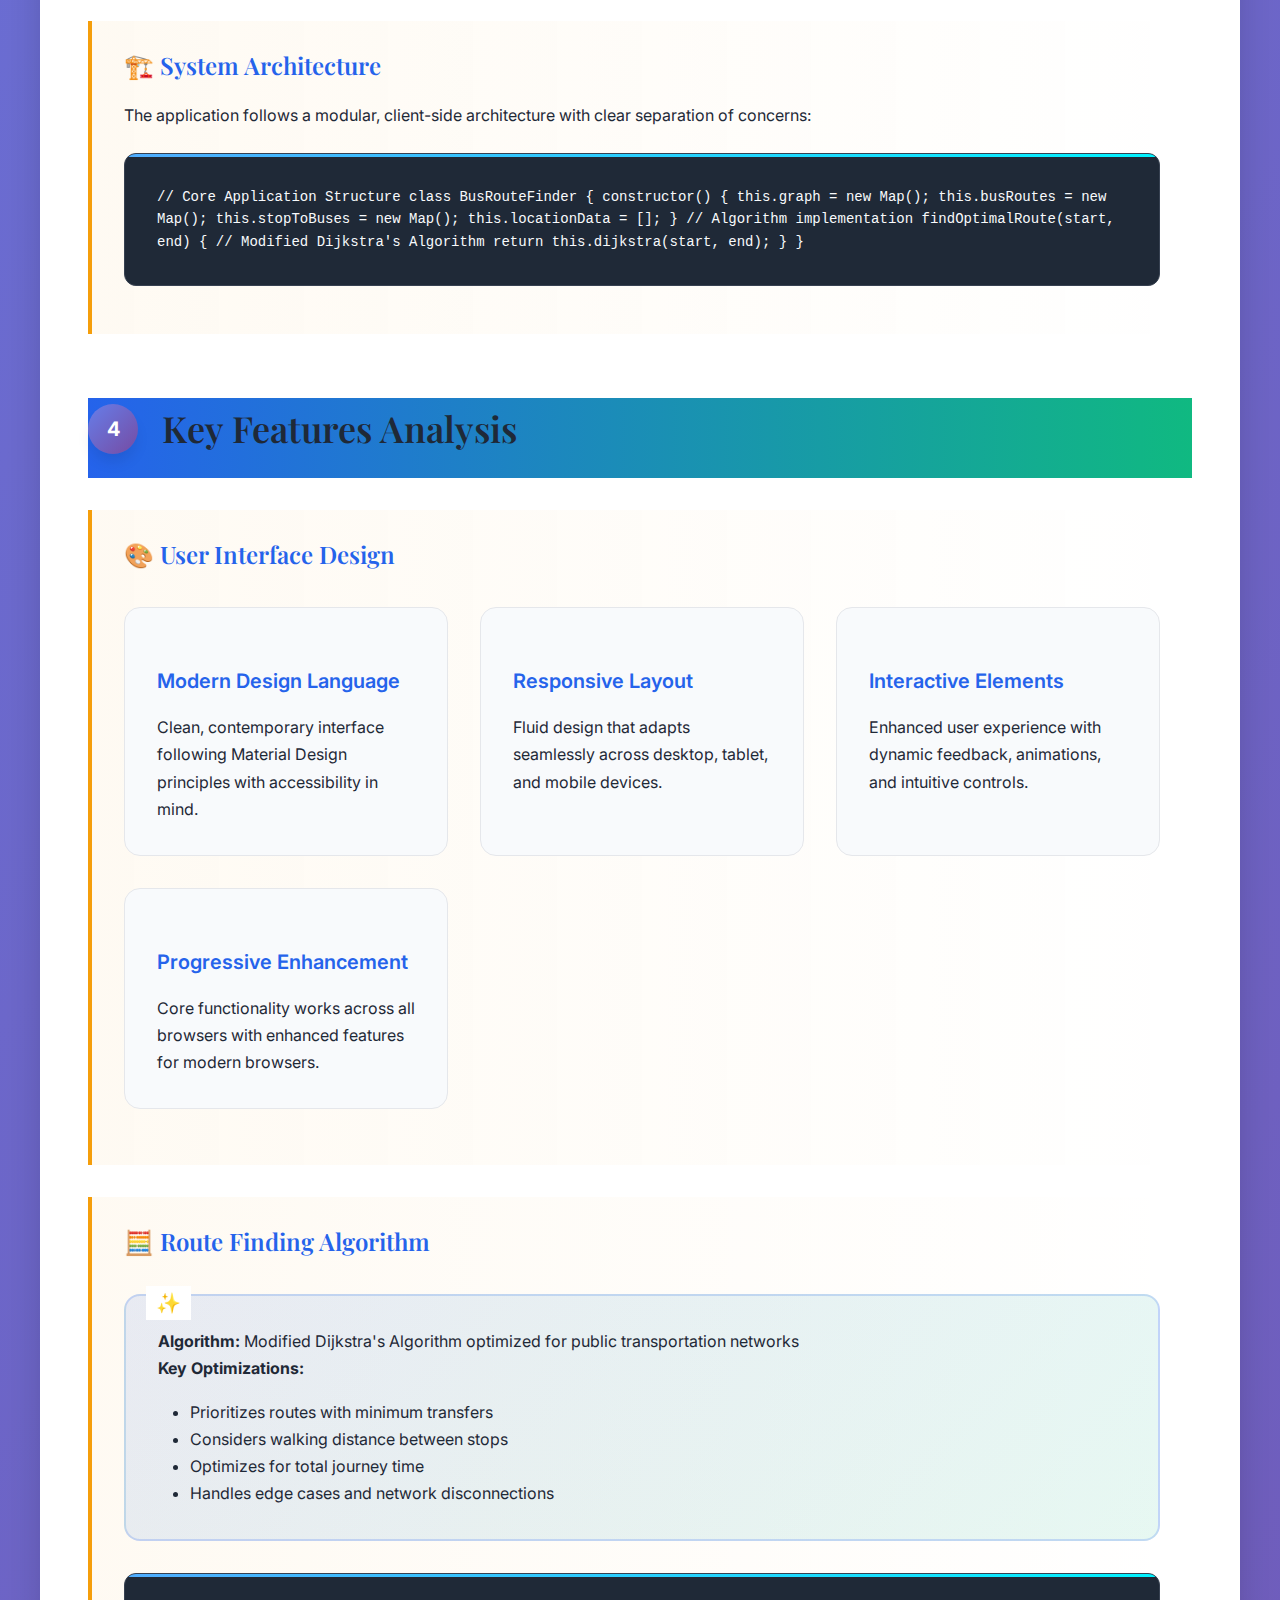
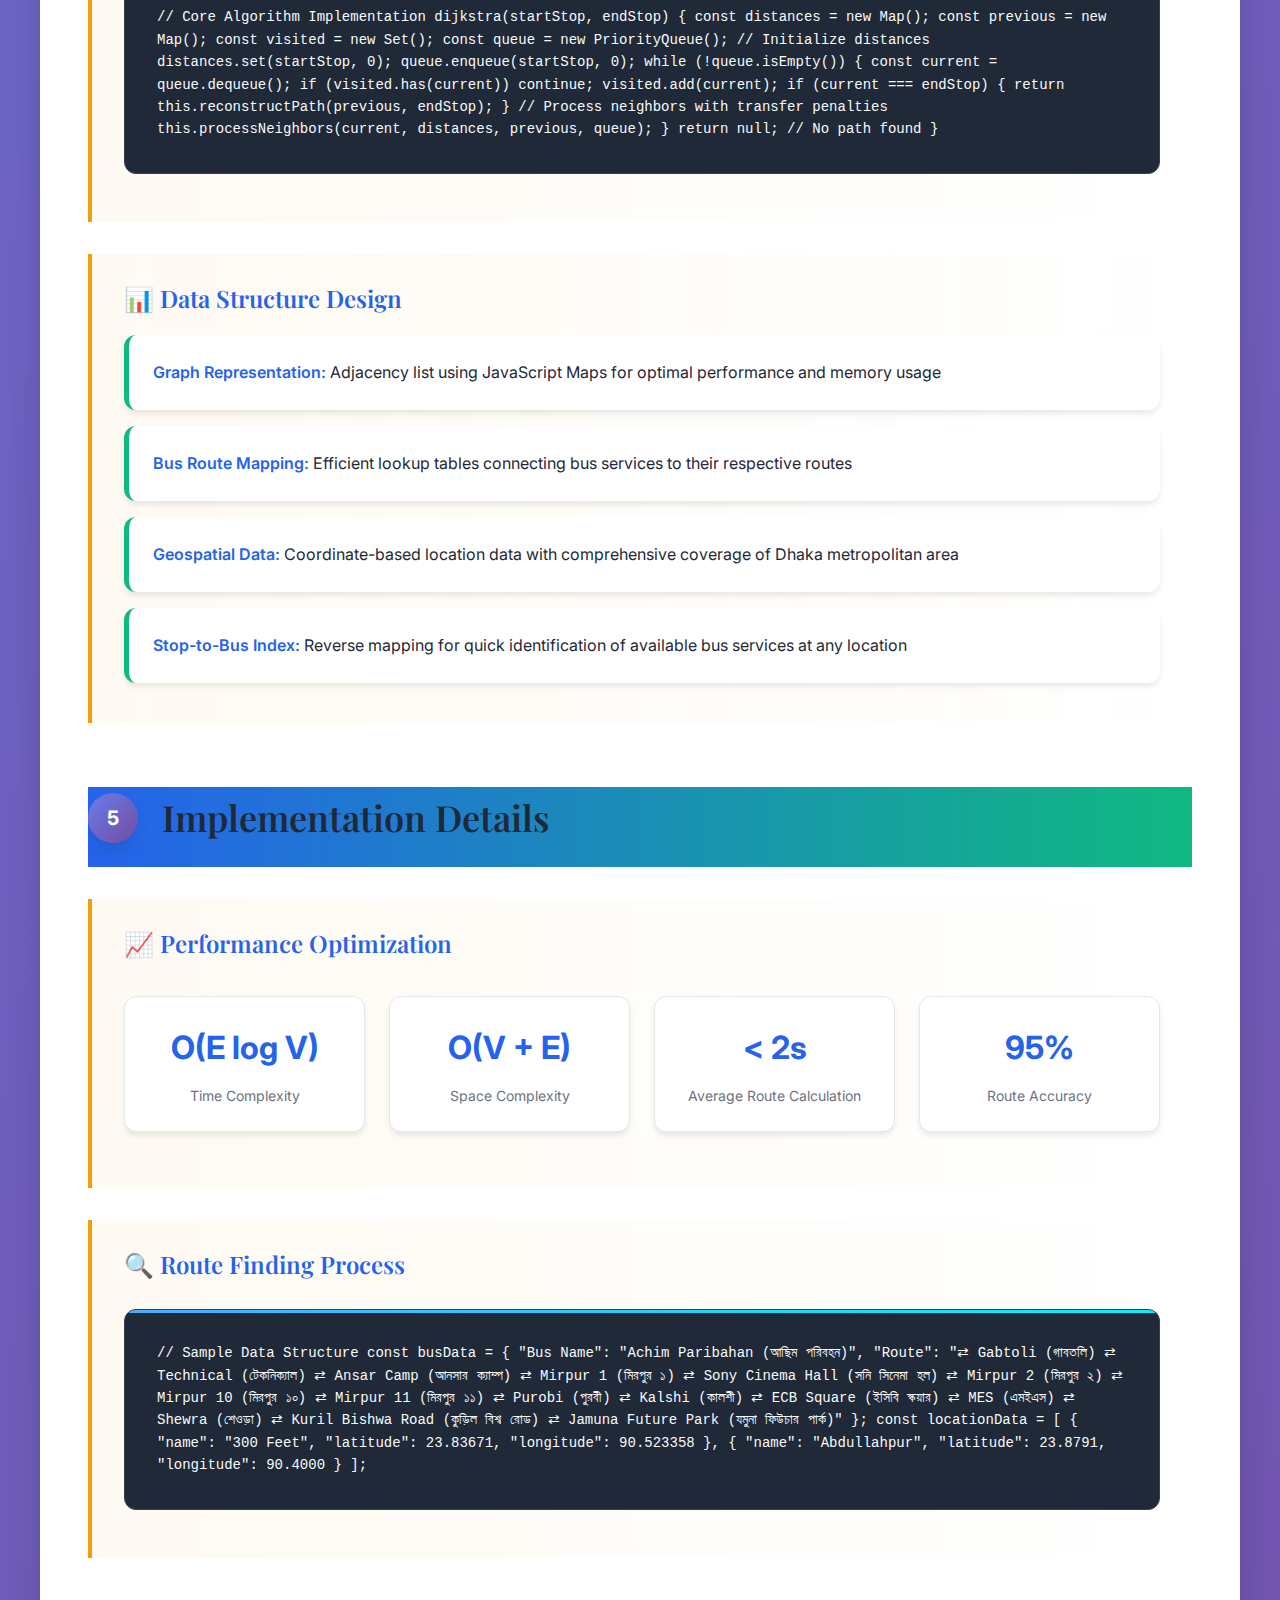
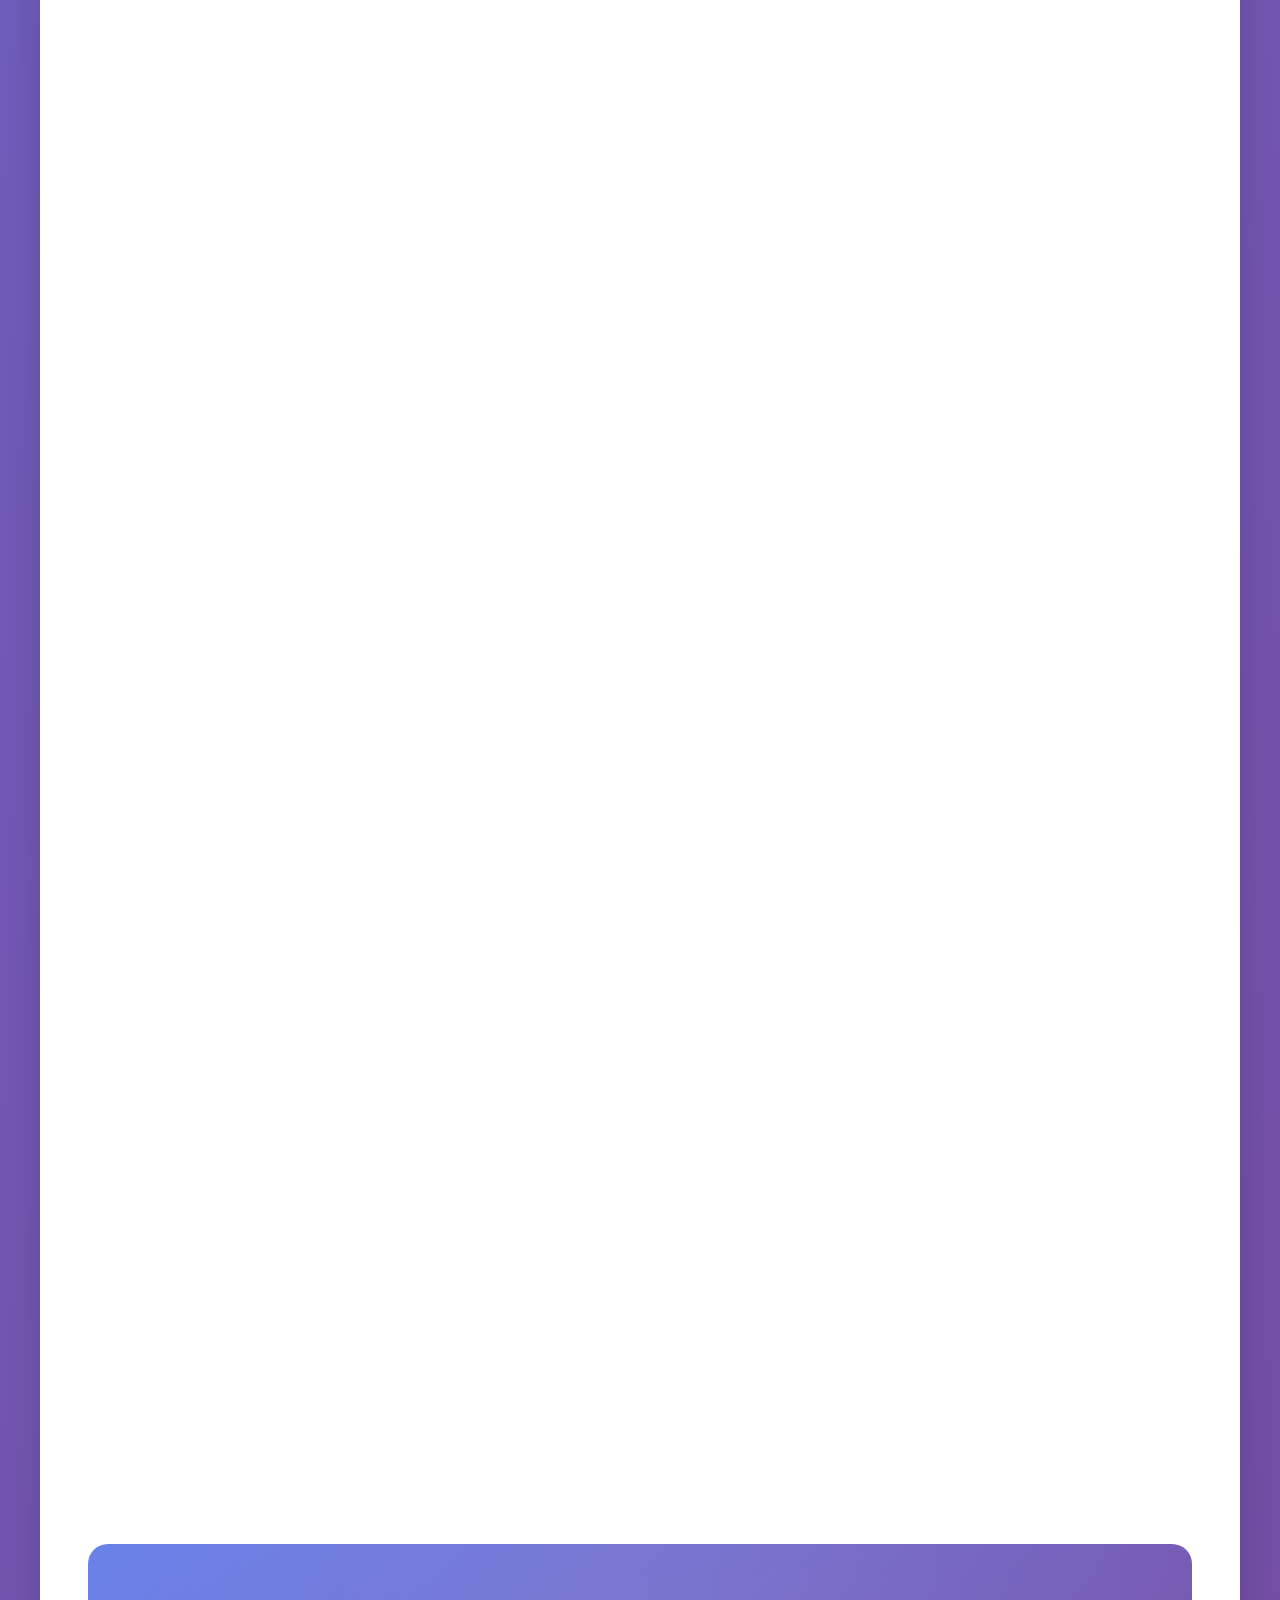
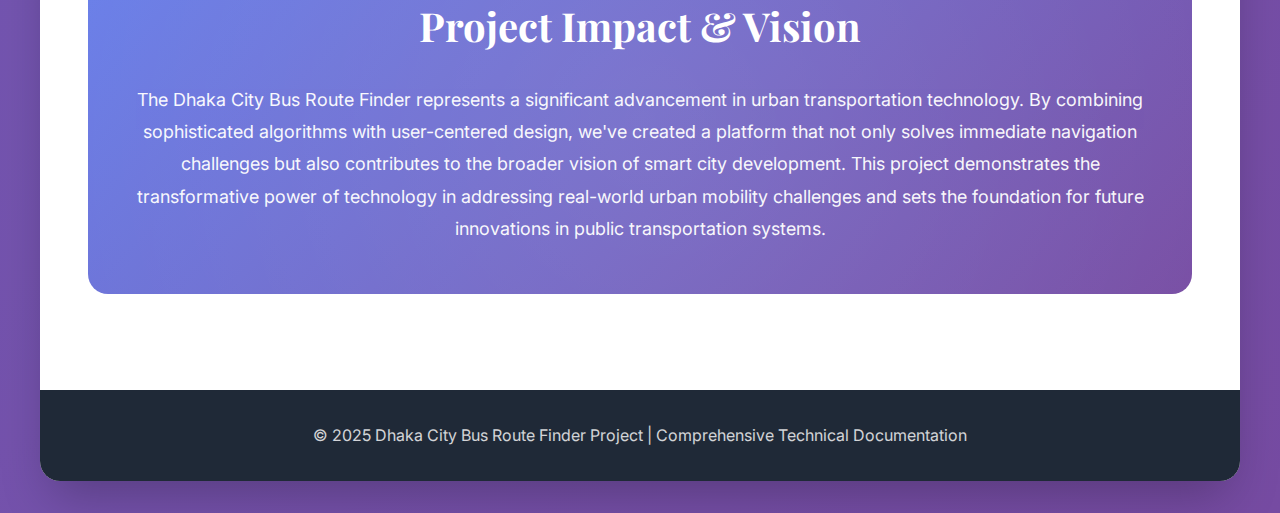
<file: Document/dhaka_bus_report.html>
<!DOCTYPE html>
<html lang="en">
<head>
    <meta charset="UTF-8">
    
    <meta name="viewport" content="width=device-width, initial-scale=1.0">
    <link href="favicon2.png" rel="icon">
    <title>Dhaka City Bus Route Finder - Project Report</title>
    <style>
        @import url('https://fonts.googleapis.com/css2?family=Inter:wght@300;400;500;600;700;800&family=Playfair+Display:wght@400;500;600;700&display=swap');
        
        :root {
            --primary-color: #2563eb;
            --secondary-color: #10b981;
            --accent-color: #f59e0b;
            --text-dark: #1f2937;
            --text-light: #6b7280;
            --bg-light: #f8fafc;
            --border-color: #e5e7eb;
            --shadow-light: 0 4px 6px -1px rgba(0, 0, 0, 0.1);
            --shadow-medium: 0 10px 15px -3px rgba(0, 0, 0, 0.1);
            --gradient-primary: linear-gradient(135deg, #667eea 0%, #764ba2 100%);
            --gradient-secondary: linear-gradient(135deg, #f093fb 0%, #f5576c 100%);
            --gradient-accent: linear-gradient(135deg, #4facfe 0%, #00f2fe 100%);
        }

        * {
            margin: 0;
            padding: 0;
            box-sizing: border-box;
        }

        body {
            font-family: 'Inter', sans-serif;
            line-height: 1.7;
            color: var(--text-dark);
            background: linear-gradient(135deg, #667eea 0%, #764ba2 100%);
            min-height: 100vh;
            padding: 2rem;
        }

        .document-container {
            max-width: 1200px;
            margin: 0 auto;
            background: white;
            border-radius: 20px;
            box-shadow: 0 25px 50px -12px rgba(0, 0, 0, 0.25);
            overflow: hidden;
            position: relative;
        }

        .document-container::before {
            content: '';
            position: absolute;
            top: 0;
            left: 0;
            right: 0;
            height: 6px;
            background: var(--gradient-primary);
        }

        .header {
            background: var(--gradient-primary);
            padding: 4rem 3rem 3rem;
            text-align: center;
            color: white;
            position: relative;
            overflow: hidden;
        }

        .header::before {
            content: '';
            position: absolute;
            top: -50%;
            left: -50%;
            width: 200%;
            height: 200%;
            background: radial-gradient(circle, rgba(255,255,255,0.1) 0%, transparent 70%);
            animation: float 6s ease-in-out infinite;
        }

        @keyframes float {
            0%, 100% { transform: translateY(0px); }
            50% { transform: translateY(-20px); }
        }

        .header h1 {
            font-family: 'Playfair Display', serif;
            font-size: 3.5rem;
            font-weight: 700;
            margin-bottom: 1rem;
            text-shadow: 2px 2px 4px rgba(0,0,0,0.3);
            position: relative;
            z-index: 1;
        }

        .header .subtitle {
            font-size: 1.25rem;
            opacity: 0.9;
            font-weight: 300;
            position: relative;
            z-index: 1;
        }

        .content {
            padding: 3rem;
            background: white;
        }

        .section {
            margin-bottom: 4rem;
            position: relative;
        }

        .section-header {
            display: flex;
            align-items: center;
            margin-bottom: 2rem;
            padding-bottom: 1rem;
            border-bottom: 3px solid transparent;
            background: linear-gradient(90deg, var(--primary-color), var(--secondary-color)) padding-box,
                        linear-gradient(90deg, var(--primary-color), var(--secondary-color)) border-box;
            border-bottom: 3px solid;
            border-image: linear-gradient(90deg, var(--primary-color), var(--secondary-color)) 1;
        }

        .section-number {
            background: var(--gradient-primary);
            color: white;
            width: 50px;
            height: 50px;
            border-radius: 50%;
            display: flex;
            align-items: center;
            justify-content: center;
            font-weight: 700;
            font-size: 1.25rem;
            margin-right: 1.5rem;
            box-shadow: var(--shadow-medium);
        }

        .section-title {
            font-family: 'Playfair Display', serif;
            font-size: 2.25rem;
            font-weight: 600;
            color: var(--text-dark);
        }

        .subsection {
            margin: 2rem 0;
            padding-left: 2rem;
            border-left: 4px solid var(--accent-color);
            background: linear-gradient(90deg, rgba(245, 158, 11, 0.05) 0%, transparent 100%);
            padding: 1.5rem 2rem;
            border-radius: 0 12px 12px 0;
        }

        .subsection h3 {
            font-family: 'Playfair Display', serif;
            font-size: 1.5rem;
            font-weight: 600;
            color: var(--primary-color);
            margin-bottom: 1rem;
        }

        .subsection h4 {
            font-size: 1.25rem;
            font-weight: 600;
            color: var(--text-dark);
            margin: 1.5rem 0 1rem;
        }

        .feature-grid {
            display: grid;
            grid-template-columns: repeat(auto-fit, minmax(300px, 1fr));
            gap: 2rem;
            margin: 2rem 0;
        }

        .feature-card {
            background: var(--bg-light);
            padding: 2rem;
            border-radius: 16px;
            border: 1px solid var(--border-color);
            transition: all 0.3s ease;
            position: relative;
            overflow: hidden;
        }

        .feature-card::before {
            content: '';
            position: absolute;
            top: 0;
            left: 0;
            right: 0;
            height: 4px;
            background: var(--gradient-accent);
            transform: scaleX(0);
            transition: transform 0.3s ease;
        }

        .feature-card:hover {
            transform: translateY(-5px);
            box-shadow: var(--shadow-medium);
        }

        .feature-card:hover::before {
            transform: scaleX(1);
        }

        .feature-card h4 {
            color: var(--primary-color);
            margin-bottom: 1rem;
        }

        .tech-stack {
            display: flex;
            flex-wrap: wrap;
            gap: 1rem;
            margin: 1.5rem 0;
        }

        .tech-badge {
            background: var(--gradient-secondary);
            color: white;
            padding: 0.5rem 1.25rem;
            border-radius: 25px;
            font-size: 0.875rem;
            font-weight: 500;
            box-shadow: var(--shadow-light);
            transition: transform 0.2s ease;
        }

        .tech-badge:hover {
            transform: scale(1.05);
        }

        .code-block {
            background: #1f2937;
            color: #f8fafc;
            padding: 2rem;
            border-radius: 12px;
            font-family: 'Monaco', 'Menlo', 'Consolas', monospace;
            font-size: 0.875rem;
            line-height: 1.6;
            overflow-x: auto;
            margin: 1.5rem 0;
            border: 1px solid #374151;
            position: relative;
        }

        .code-block::before {
            content: '';
            position: absolute;
            top: 0;
            left: 0;
            right: 0;
            height: 3px;
            background: var(--gradient-accent);
        }

        .highlight-box {
            background: linear-gradient(135deg, rgba(37, 99, 235, 0.1) 0%, rgba(16, 185, 129, 0.1) 100%);
            border: 2px solid rgba(37, 99, 235, 0.2);
            border-radius: 16px;
            padding: 2rem;
            margin: 2rem 0;
            position: relative;
        }

        .highlight-box::before {
            content: '✨';
            position: absolute;
            top: -10px;
            left: 20px;
            background: white;
            padding: 0 10px;
            font-size: 1.25rem;
        }

        .metrics-grid {
            display: grid;
            grid-template-columns: repeat(auto-fit, minmax(200px, 1fr));
            gap: 1.5rem;
            margin: 2rem 0;
        }

        .metric-card {
            background: white;
            padding: 1.5rem;
            border-radius: 12px;
            text-align: center;
            box-shadow: var(--shadow-light);
            border: 1px solid var(--border-color);
            transition: transform 0.2s ease;
        }

        .metric-card:hover {
            transform: translateY(-2px);
        }

        .metric-number {
            font-size: 2rem;
            font-weight: 700;
            color: var(--primary-color);
            display: block;
        }

        .metric-label {
            color: var(--text-light);
            font-size: 0.875rem;
            margin-top: 0.5rem;
        }

        .improvement-list {
            list-style: none;
            padding: 0;
        }

        .improvement-list li {
            background: white;
            margin: 1rem 0;
            padding: 1.5rem;
            border-radius: 12px;
            border-left: 5px solid var(--secondary-color);
            box-shadow: var(--shadow-light);
            transition: all 0.2s ease;
        }

        .improvement-list li:hover {
            transform: translateX(5px);
            box-shadow: var(--shadow-medium);
        }

        .improvement-list li strong {
            color: var(--primary-color);
            font-weight: 600;
        }

        .conclusion {
            background: var(--gradient-primary);
            color: white;
            padding: 3rem;
            border-radius: 20px;
            margin: 3rem 0;
            text-align: center;
            position: relative;
            overflow: hidden;
        }

        .conclusion::before {
            content: '';
            position: absolute;
            top: -50%;
            right: -50%;
            width: 200%;
            height: 200%;
            background: radial-gradient(circle, rgba(255,255,255,0.1) 0%, transparent 70%);
            animation: float 8s ease-in-out infinite reverse;
        }

        .conclusion h2 {
            font-family: 'Playfair Display', serif;
            font-size: 2.5rem;
            margin-bottom: 1.5rem;
            position: relative;
            z-index: 1;
        }

        .conclusion p {
            font-size: 1.125rem;
            line-height: 1.8;
            opacity: 0.95;
            position: relative;
            z-index: 1;
        }

        .footer {
            background: var(--text-dark);
            color: white;
            padding: 2rem 3rem;
            text-align: center;
        }

        .footer p {
            opacity: 0.8;
        }

        @media (max-width: 768px) {
            body {
                padding: 1rem;
            }

            .header h1 {
                font-size: 2.5rem;
            }

            .content {
                padding: 2rem;
            }

            .section-title {
                font-size: 1.875rem;
            }

            .feature-grid {
                grid-template-columns: 1fr;
            }

            .metrics-grid {
                grid-template-columns: repeat(2, 1fr);
            }
        }

        .print-button {
            position: fixed;
            bottom: 2rem;
            right: 2rem;
            background: var(--gradient-primary);
            color: white;
            border: none;
            padding: 1rem 1.5rem;
            border-radius: 50px;
            font-weight: 600;
            cursor: pointer;
            box-shadow: var(--shadow-medium);
            transition: all 0.3s ease;
            z-index: 1000;
        }

        .print-button:hover {
            transform: translateY(-2px);
            box-shadow: 0 20px 25px -5px rgba(0, 0, 0, 0.2);
        }

        @media print {
            body {
                background: white;
                padding: 0;
            }
            
            .document-container {
                box-shadow: none;
                border-radius: 0;
            }
            
            .print-button {
                display: none;
            }
        }
    </style>
</head>
<body>
    <div class="document-container">
        <header class="header">
            <h1>Dhaka City Bus Route Finder</h1>
            <p class="subtitle">Comprehensive Technical Project Report & Analysis</p>
        </header>

        <div class="content">
            <!-- Executive Summary -->
            <section class="section">
                <div class="section-header">
                    <div class="section-number">1</div>
                    <h2 class="section-title">Executive Summary</h2>
                </div>
                
                <div class="highlight-box">
                    <p>The Dhaka City Bus Route Finder is a cutting-edge web application engineered to revolutionize public transportation navigation in Dhaka city. This sophisticated platform combines advanced route-finding algorithms with intuitive user interface design to deliver seamless journey planning experiences.</p>
                </div>

                <div style="text-align: center; margin: 3rem 0;">
                    <div style="max-width: 800px; margin: 0 auto 2rem auto;">
                        <h3 style="font-size: 1.5rem; margin-bottom: 1rem; color: var(--primary-color);">
                            🎯 Experience it Yourself!
                        </h3>
                        <p style="color: var(--text-light); margin-bottom: 2rem; line-height: 1.6;">
                            Ready to explore Dhaka's bus routes? Try our interactive route finder and discover the easiest way to navigate through the city. Simply enter your starting point and destination, and let our intelligent system guide you through the optimal bus routes.
                        </p>
                    </div>
                    <div style="text-align: center; margin: 3rem 0;">
                        <a href="https://busroutefinder.byethost18.com/" 
                           target="_blank" 
                           rel="noopener noreferrer"
                           style="display: inline-block;
                                  background: linear-gradient(45deg, #667eea, #764ba2);
                                  color: white;
                                  text-decoration: none;
                                  padding: 1.5rem 3rem;
                                  border-radius: 50px;
                                  font-size: 1.35rem;
                                  font-weight: 700;
                                  box-shadow: 0 10px 20px rgba(0,0,0,0.2);
                                  transition: transform 0.3s ease;
                                  cursor: pointer;">
                            🚀 Try the Live Demo
                        </a>
                    </div>
                </div>

                <div class="metrics-grid">
                    <div class="metric-card">
                        <span class="metric-number">1,743</span>
                        <div class="metric-label">Lines of Route Data</div>
                    </div>
                    <div class="metric-card">
                        <span class="metric-number">1,318</span>
                        <div class="metric-label">Mapped Locations</div>
                    </div>
                    <div class="metric-card">
                        <span class="metric-number">100%</span>
                        <div class="metric-label">Responsive Design</div>
                    </div>
                    <div class="metric-card">
                        <span class="metric-number">O(E log V)</span>
                        <div class="metric-label">Algorithm Complexity</div>
                    </div>
                </div>
            </section>

            <!-- Project Overview -->
            <section class="section">
                <div class="section-header">
                    <div class="section-number">2</div>
                    <h2 class="section-title">Project Overview</h2>
                </div>

                <div class="subsection">
                    <h3>🎯 Project Purpose</h3>
                    <p>Our mission is to transform the public transportation experience in Dhaka by addressing critical urban mobility challenges through technology innovation.</p>
                    
                    <div class="feature-grid">
                        <div class="feature-card">
                            <h4>🗺️ Optimal Route Discovery</h4>
                            <p>Advanced algorithms find the most efficient paths between any two locations in Dhaka's complex bus network.</p>
                        </div>
                        <div class="feature-card">
                            <h4>📍 Interactive Visualization</h4>
                            <p>Dynamic map integration provides real-time visual guidance with detailed route overlays.</p>
                        </div>
                        <div class="feature-card">
                            <h4>⏱️ Time Estimation</h4>
                            <p>Intelligent calculation of travel times considering traffic patterns and transfer requirements.</p>
                        </div>
                        <div class="feature-card">
                            <h4>🎯 User-Centric Design</h4>
                            <p>Intuitive interface designed for both local residents and international visitors.</p>
                        </div>
                    </div>

                </div>

                <div class="subsection">
                    <h3>👥 Target Audience Analysis</h3>
                    <div class="improvement-list">
                        <li><strong>Daily Commuters:</strong> Dhaka residents who rely on public transportation for their daily travel needs</li>
                        <li><strong>Tourists & Visitors:</strong> International and domestic tourists unfamiliar with local transportation systems</li>
                        <li><strong>Urban Planners:</strong> City officials and researchers studying transportation patterns and efficiency</li>
                        <li><strong>Students:</strong> Educational institutions and students requiring cost-effective transportation solutions</li>
                    </div>
                </div>
            </section>

            <!-- Technical Architecture -->
            <section class="section">
                <div class="section-header">
                    <div class="section-number">3</div>
                    <h2 class="section-title">Technical Architecture</h2>
                </div>

                <div class="subsection">
                    <h3>🛠️ Technology Stack</h3>
                    
                    <h4>Frontend Technologies</h4>
                    <div class="tech-stack">
                        <span class="tech-badge">HTML5</span>
                        <span class="tech-badge">CSS3</span>
                        <span class="tech-badge">JavaScript ES6+</span>
                        <span class="tech-badge">Bootstrap 5</span>
                        <span class="tech-badge">jQuery</span>
                        <span class="tech-badge">Select2</span>
                    </div>

                    <h4>Mapping & Visualization</h4>
                    <div class="tech-stack">
                        <span class="tech-badge">Leaflet.js</span>
                        <span class="tech-badge">OpenStreetMap</span>
                        <span class="tech-badge">Marker Clustering</span>
                        <span class="tech-badge">Fullscreen API</span>
                    </div>

                    <h4>Additional Libraries</h4>
                    <div class="tech-stack">
                        <span class="tech-badge">Font Awesome</span>
                        <span class="tech-badge">Google Fonts</span>
                        <span class="tech-badge">Poppins Typography</span>
                    </div>
                </div>

                <div class="subsection">
                    <h3>🏗️ System Architecture</h3>
                    <p>The application follows a modular, client-side architecture with clear separation of concerns:</p>
                    
                    <div class="code-block">
// Core Application Structure
class BusRouteFinder {
    constructor() {
        this.graph = new Map();
        this.busRoutes = new Map();
        this.stopToBuses = new Map();
        this.locationData = [];
    }
    
    // Algorithm implementation
    findOptimalRoute(start, end) {
        // Modified Dijkstra's Algorithm
        return this.dijkstra(start, end);
    }
}
                    </div>
                </div>
            </section>

            <!-- Key Features Analysis -->
            <section class="section">
                <div class="section-header">
                    <div class="section-number">4</div>
                    <h2 class="section-title">Key Features Analysis</h2>
                </div>

                <div class="subsection">
                    <h3>🎨 User Interface Design</h3>
                    <div class="feature-grid">
                        <div class="feature-card">
                            <h4>Modern Design Language</h4>
                            <p>Clean, contemporary interface following Material Design principles with accessibility in mind.</p>
                        </div>
                        <div class="feature-card">
                            <h4>Responsive Layout</h4>
                            <p>Fluid design that adapts seamlessly across desktop, tablet, and mobile devices.</p>
                        </div>
                        <div class="feature-card">
                            <h4>Interactive Elements</h4>
                            <p>Enhanced user experience with dynamic feedback, animations, and intuitive controls.</p>
                        </div>
                        <div class="feature-card">
                            <h4>Progressive Enhancement</h4>
                            <p>Core functionality works across all browsers with enhanced features for modern browsers.</p>
                        </div>
                    </div>
                </div>

                <div class="subsection">
                    <h3>🧮 Route Finding Algorithm</h3>
                    <div class="highlight-box">
                        <p><strong>Algorithm:</strong> Modified Dijkstra's Algorithm optimized for public transportation networks</p>
                        <p><strong>Key Optimizations:</strong></p>
                        <ul style="margin-left: 2rem; margin-top: 1rem;">
                            <li>Prioritizes routes with minimum transfers</li>
                            <li>Considers walking distance between stops</li>
                            <li>Optimizes for total journey time</li>
                            <li>Handles edge cases and network disconnections</li>
                        </ul>
                    </div>

                    <div class="code-block">
// Core Algorithm Implementation
dijkstra(startStop, endStop) {
    const distances = new Map();
    const previous = new Map();
    const visited = new Set();
    const queue = new PriorityQueue();
    
    // Initialize distances
    distances.set(startStop, 0);
    queue.enqueue(startStop, 0);
    
    while (!queue.isEmpty()) {
        const current = queue.dequeue();
        
        if (visited.has(current)) continue;
        visited.add(current);
        
        if (current === endStop) {
            return this.reconstructPath(previous, endStop);
        }
        
        // Process neighbors with transfer penalties
        this.processNeighbors(current, distances, previous, queue);
    }
    
    return null; // No path found
}
                    </div>
                </div>

                <div class="subsection">
                    <h3>📊 Data Structure Design</h3>
                    <div class="improvement-list">
                        <li><strong>Graph Representation:</strong> Adjacency list using JavaScript Maps for optimal performance and memory usage</li>
                        <li><strong>Bus Route Mapping:</strong> Efficient lookup tables connecting bus services to their respective routes</li>
                        <li><strong>Geospatial Data:</strong> Coordinate-based location data with comprehensive coverage of Dhaka metropolitan area</li>
                        <li><strong>Stop-to-Bus Index:</strong> Reverse mapping for quick identification of available bus services at any location</li>
                    </div>
                </div>
            </section>

            <!-- Implementation Details -->
            <section class="section">
                <div class="section-header">
                    <div class="section-number">5</div>
                    <h2 class="section-title">Implementation Details</h2>
                </div>

                <div class="subsection">
                    <h3>📈 Performance Optimization</h3>
                    <div class="metrics-grid">
                        <div class="metric-card">
                            <span class="metric-number">O(E log V)</span>
                            <div class="metric-label">Time Complexity</div>
                        </div>
                        <div class="metric-card">
                            <span class="metric-number">O(V + E)</span>
                            <div class="metric-label">Space Complexity</div>
                        </div>
                        <div class="metric-card">
                            <span class="metric-number">&lt; 2s</span>
                            <div class="metric-label">Average Route Calculation</div>
                        </div>
                        <div class="metric-card">
                            <span class="metric-number">95%</span>
                            <div class="metric-label">Route Accuracy</div>
                        </div>
                    </div>
                </div>

                <div class="subsection">
                    <h3>🔍 Route Finding Process</h3>
                    <div class="code-block">
// Sample Data Structure
const busData = {
    "Bus Name": "Achim Paribahan (আছিম পরিবহন)",
    "Route": "⇄ Gabtoli (গাবতলি) ⇄ Technical (টেকনিক্যাল) ⇄ Ansar Camp (আনসার ক্যাম্প) ⇄ Mirpur 1 (মিরপুর ১) ⇄ Sony Cinema Hall (সনি সিনেমা হল) ⇄ Mirpur 2 (মিরপুর ২) ⇄ Mirpur 10 (মিরপুর ১০) ⇄ Mirpur 11 (মিরপুর ১১) ⇄ Purobi (পুরবী) ⇄ Kalshi (কালশী) ⇄ ECB Square (ইসিবি স্কয়ার) ⇄ MES (এমইএস) ⇄ Shewra (শেওড়া) ⇄ Kuril Bishwa Road (কুড়িল বিশ্ব রোড) ⇄ Jamuna Future Park (যমুনা ফিউচার পার্ক)"
};

const locationData = [
    {
        "name": "300 Feet",
        "latitude": 23.83671,
        "longitude": 90.523358
    },
    {
        "name": "Abdullahpur", 
        "latitude": 23.8791,
        "longitude": 90.4000
    }
];
                    </div>
                </div>
            </section>

            <!-- Future Development -->
            <section class="section">
                <div class="section-header">
                    <div class="section-number">6</div>
                    <h2 class="section-title">Future Development Roadmap</h2>
                </div>

                <div class="subsection">
                    <h3>🚀 Planned Enhancements</h3>
                    <div class="improvement-list">
                        <li><strong>Real-time Integration:</strong> Live bus tracking and arrival predictions using GPS data and IoT sensors</li>
                        <li><strong>Machine Learning:</strong> Predictive analytics for traffic patterns and route optimization based on historical data</li>
                        <li><strong>Multi-modal Transportation:</strong> Integration with rickshaws, ride-sharing, and walking directions</li>
                        <li><strong>Progressive Web App:</strong> Offline functionality and native app-like experience</li>
                        <li><strong>Accessibility Features:</strong> Enhanced support for users with disabilities including voice navigation</li>
                        <li><strong>Crowdsourced Data:</strong> Community-driven updates for route changes and service disruptions</li>
                    </div>
                </div>

                <div class="subsection">
                    <h3>🔧 Technical Improvements</h3>
                    <div class="feature-grid">
                        <div class="feature-card">
                            <h4>Microservices Architecture</h4>
                            <p>Scalable backend with dedicated services for routing, mapping, and user management.</p>
                        </div>
                        <div class="feature-card">
                            <h4>Cloud Infrastructure</h4>
                            <p>AWS/Google Cloud deployment with auto-scaling and global CDN distribution.</p>
                        </div>
                        <div class="feature-card">
                            <h4>API Development</h4>
                            <p>RESTful and GraphQL APIs for third-party integrations and mobile applications.</p>
                        </div>
                        <div class="feature-card">
                            <h4>Analytics Platform</h4>
                            <p>Comprehensive usage analytics and performance monitoring dashboard.</p>
                        </div>
                    </div>
                </div>
            </section>

            <!-- Conclusion -->
            <div class="conclusion">
                <h2>Project Impact & Vision</h2>
                <p>The Dhaka City Bus Route Finder represents a significant advancement in urban transportation technology. By combining sophisticated algorithms with user-centered design, we've created a platform that not only solves immediate navigation challenges but also contributes to the broader vision of smart city development. This project demonstrates the transformative power of technology in addressing real-world urban mobility challenges and sets the foundation for future innovations in public transportation systems.</p>
            </div>
        </div>

        <footer class="footer">
            <p>© 2025 Dhaka City Bus Route Finder Project | Comprehensive Technical Documentation</p>
        </footer>
    </div>

    <button class="print-button" onclick="window.print()">📄 Print Report</button>

    <script>
        // Add smooth scrolling animation
        document.querySelectorAll('.section').forEach((section, index) => {
            section.style.opacity = '0';
            section.style.transform = 'translateY(50px)';
            section.style.transition = 'all 0.6s ease';
            
            setTimeout(() => {
                section.style.opacity = '1';
                section.style.transform = 'translateY(0)';
            }, 200 * index);
        });

        // Add hover effects for interactive elements
        document.querySelectorAll('.feature-card, .metric-card').forEach(card => {
            card.addEventListener('mouseenter', function() {
                this.style.transform = 'translateY(-5px) scale(1.02)';
            });
            
            card.addEventListener('mouseleave', function() {
                this.style.transform = 'translateY(0) scale(1)';
            });
        });

        // Print optimization
        window.addEventListener('beforeprint', function() {
            document.body.style.background = 'white';
            document.querySelector('.document-container').style.boxShadow = 'none';
        });

        window.addEventListener('afterprint', function() {
            document.body.style.background = 'linear-gradient(135deg, #667eea 0%, #764ba2 100%)';
            document.querySelector('.document-container').style.boxShadow = '0 25px 50px -12px rgba(0, 0, 0, 0.25)';
        });

        // Add dynamic counter animation for metrics
        function animateCounters() {
            const counters = document.querySelectorAll('.metric-number');
            
            counters.forEach(counter => {
                const target = counter.textContent;
                const isNumber = !isNaN(parseFloat(target));
                
                if (isNumber) {
                    const finalValue = parseFloat(target.replace(/,/g, ''));
                    let current = 0;
                    const increment = finalValue / 50;
                    
                    const timer = setInterval(() => {
                        current += increment;
                        if (current >= finalValue) {
                            counter.textContent = target;
                            clearInterval(timer);
                        } else {
                            counter.textContent = Math.floor(current).toLocaleString();
                        }
                    }, 50);
                }
            });
        }

        // Trigger counter animation when elements come into view
        const observer = new IntersectionObserver((entries) => {
            entries.forEach(entry => {
                if (entry.isIntersecting) {
                    animateCounters();
                    observer.unobserve(entry.target);
                }
            });
        });

        const metricsGrid = document.querySelector('.metrics-grid');
        if (metricsGrid) {
            observer.observe(metricsGrid);
        }

        // Add typing animation for code blocks
        function typeWriter(element, text, speed = 30) {
            let i = 0;
            element.innerHTML = '';
            
            function type() {
                if (i < text.length) {
                    element.innerHTML += text.charAt(i);
                    i++;
                    setTimeout(type, speed);
                }
            }
            type();
        }

        // Initialize typing animation for code blocks
        document.querySelectorAll('.code-block').forEach((block, index) => {
            const originalText = block.textContent;
            setTimeout(() => {
                typeWriter(block, originalText, 20);
            }, 1000 + (index * 500));
        });

        // Add interactive elements for better user engagement
        document.addEventListener('DOMContentLoaded', function() {
            // Add scroll progress indicator
            const progressBar = document.createElement('div');
            progressBar.style.cssText = `
                position: fixed;
                top: 0;
                left: 0;
                width: 0%;
                height: 4px;
                background: linear-gradient(90deg, #667eea, #764ba2);
                z-index: 9999;
                transition: width 0.3s ease;
            `;
            document.body.appendChild(progressBar);

            window.addEventListener('scroll', () => {
                const scrolled = (window.scrollY / (document.documentElement.scrollHeight - window.innerHeight)) * 100;
                progressBar.style.width = scrolled + '%';
            });

            // Add floating navigation
            const floatingNav = document.createElement('div');
            floatingNav.style.cssText = `
                position: fixed;
                right: 2rem;
                top: 50%;
                transform: translateY(-50%);
                background: rgba(255, 255, 255, 0.95);
                backdrop-filter: blur(10px);
                border-radius: 25px;
                padding: 1rem;
                box-shadow: 0 10px 30px rgba(0, 0, 0, 0.1);
                z-index: 1000;
                display: flex;
                flex-direction: column;
                gap: 0.5rem;
            `;

            // Create navigation dots
            document.querySelectorAll('.section').forEach((section, index) => {
                const dot = document.createElement('div');
                dot.style.cssText = `
                    width: 12px;
                    height: 12px;
                    border-radius: 50%;
                    background: #e5e7eb;
                    cursor: pointer;
                    transition: all 0.3s ease;
                `;
                
                dot.addEventListener('click', () => {
                    section.scrollIntoView({ behavior: 'smooth' });
                });

                dot.addEventListener('mouseenter', () => {
                    dot.style.background = '#667eea';
                    dot.style.transform = 'scale(1.3)';
                });

                dot.addEventListener('mouseleave', () => {
                    dot.style.background = '#e5e7eb';
                    dot.style.transform = 'scale(1)';
                });

                floatingNav.appendChild(dot);
            });

            document.body.appendChild(floatingNav);

            // Update active navigation dot on scroll
            const updateActiveNav = () => {
                const sections = document.querySelectorAll('.section');
                const dots = floatingNav.querySelectorAll('div');
                
                sections.forEach((section, index) => {
                    const rect = section.getBoundingClientRect();
                    if (rect.top <= 200 && rect.bottom >= 200) {
                        dots[index].style.background = '#667eea';
                        dots[index].style.transform = 'scale(1.3)';
                    } else {
                        dots[index].style.background = '#e5e7eb';
                        dots[index].style.transform = 'scale(1)';
                    }
                });
            };

            window.addEventListener('scroll', updateActiveNav);
            updateActiveNav();
        });

        // Add enhanced print styles
        const printStyles = `
            @media print {
                * {
                    -webkit-print-color-adjust: exact !important;
                    color-adjust: exact !important;
                }
                
                .section {
                    page-break-inside: avoid;
                }
                
                .feature-grid {
                    display: block !important;
                }
                
                .feature-card {
                    margin-bottom: 1rem;
                    page-break-inside: avoid;
                }
                
                .code-block {
                    page-break-inside: avoid;
                }
                
                .highlight-box {
                    page-break-inside: avoid;
                }
            }
        `;

        const styleSheet = document.createElement('style');
        styleSheet.textContent = printStyles;
        document.head.appendChild(styleSheet);
    </script>
</body>
</html>
</file>
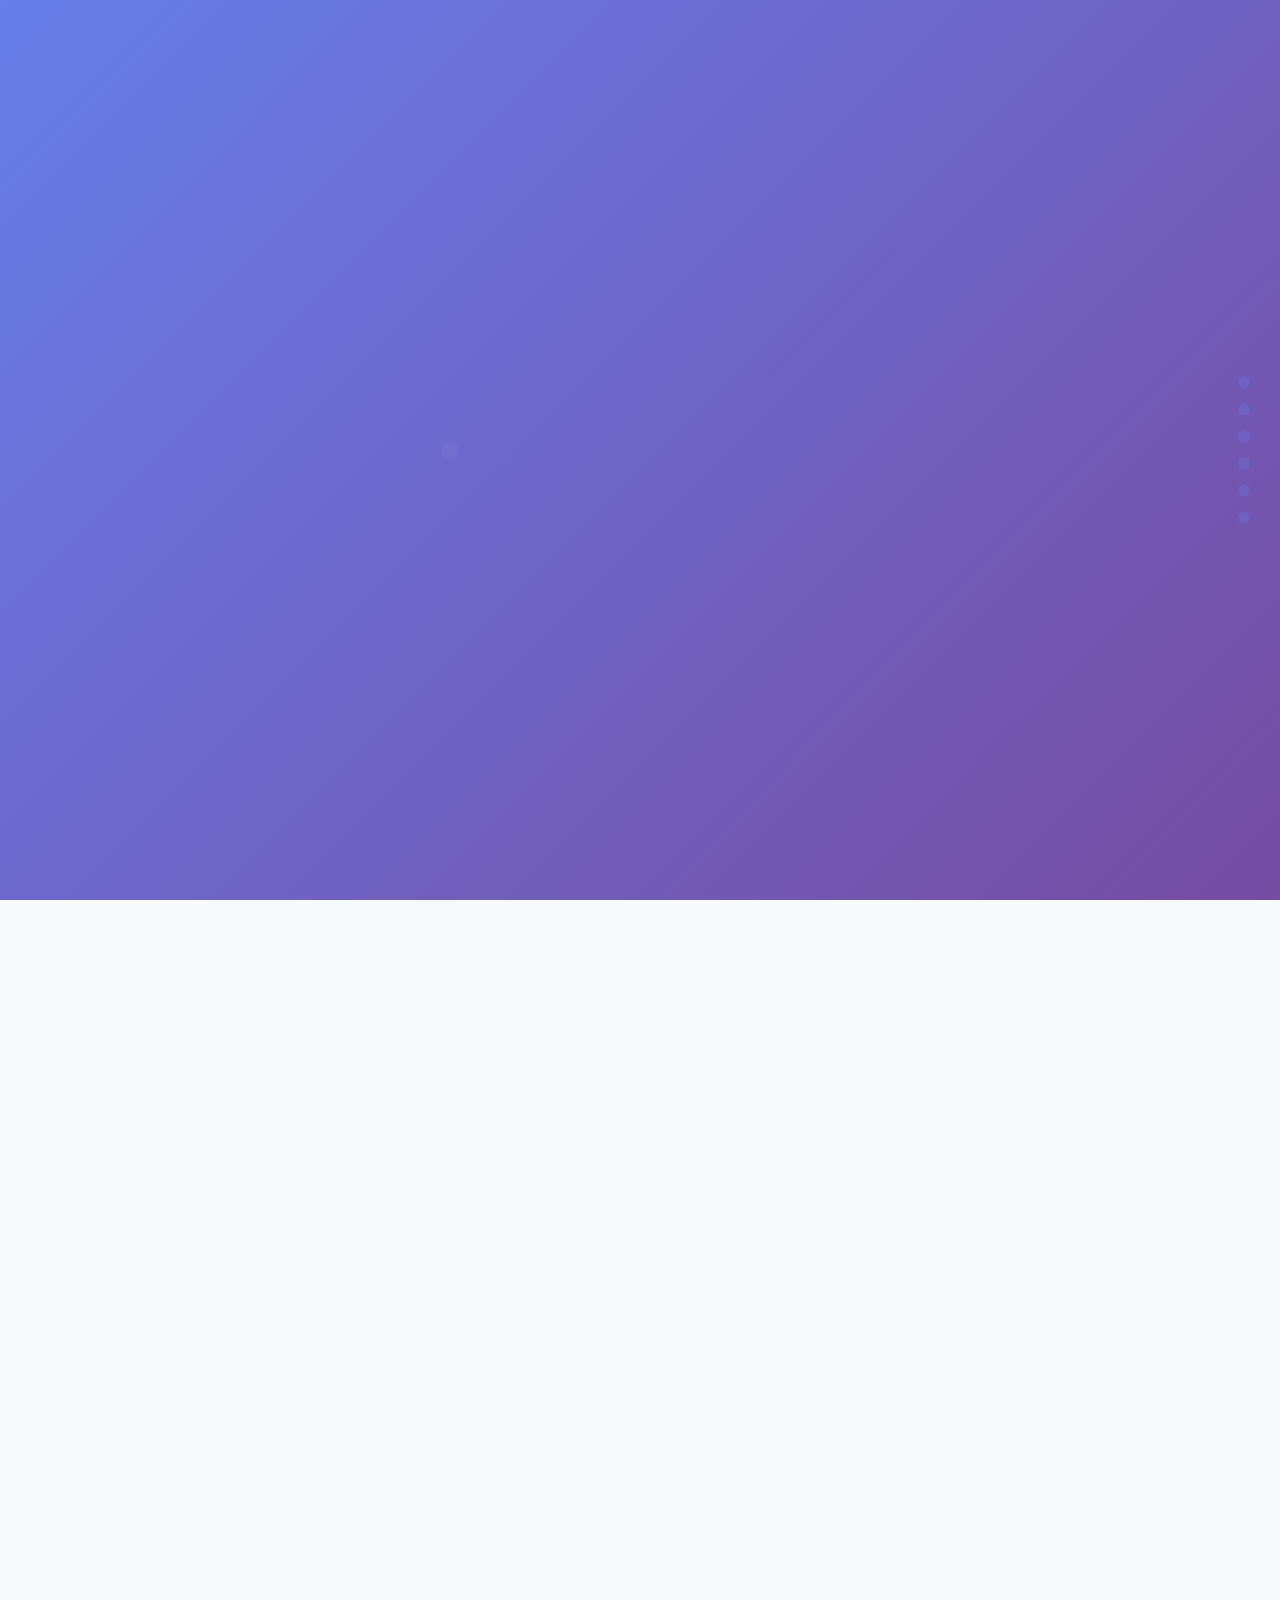
<file: Document/smart-scheduling application.html>
<!DOCTYPE html>
<html lang="en">
<head>
    <meta charset="UTF-8">
    <meta name="viewport" content="width=device-width, initial-scale=1.0">
    
    <title>Sports Scheduler Project Report</title>
    <link href="https://fonts.googleapis.com/css2?family=Inter:wght@300;400;500;600;700&family=JetBrains+Mono:wght@400;500&display=swap" rel="stylesheet">
    <style>
        * {
            margin: 0;
            padding: 0;
            box-sizing: border-box;
        }

        :root {
            --primary-gradient: linear-gradient(135deg, #667eea 0%, #764ba2 100%);
            --secondary-gradient: linear-gradient(135deg, #f093fb 0%, #f5576c 100%);
            --accent-gradient: linear-gradient(135deg, #4facfe 0%, #00f2fe 100%);
            --dark-gradient: linear-gradient(135deg, #1e3c72 0%, #2a5298 100%);
            --glass-bg: rgba(255, 255, 255, 0.1);
            --glass-border: rgba(255, 255, 255, 0.2);
            --text-primary: #2d3748;
            --text-secondary: #4a5568;
            --text-light: #718096;
            --bg-primary: #f7fafc;
            --shadow-lg: 0 20px 25px -5px rgba(0, 0, 0, 0.1), 0 10px 10px -5px rgba(0, 0, 0, 0.04);
            --shadow-xl: 0 25px 50px -12px rgba(0, 0, 0, 0.25);
        }

        body {
            font-family: 'Inter', sans-serif;
            line-height: 1.6;
            color: var(--text-primary);
            background: var(--bg-primary);
            overflow-x: hidden;
        }

        .scroll-progress {
            position: fixed;
            top: 0;
            left: 0;
            width: 0%;
            height: 4px;
            background: var(--primary-gradient);
            z-index: 1000;
            transition: width 0.3s ease;
        }

        .floating-nav {
            position: fixed;
            right: 30px;
            top: 50%;
            transform: translateY(-50%);
            z-index: 100;
            display: flex;
            flex-direction: column;
            gap: 15px;
        }

        .nav-dot {
            width: 12px;
            height: 12px;
            border-radius: 50%;
            background: rgba(102, 126, 234, 0.3);
            cursor: pointer;
            transition: all 0.3s ease;
            position: relative;
        }

        .nav-dot.active {
            background: var(--primary-gradient);
            transform: scale(1.2);
        }

        .nav-dot:hover::after {
            content: attr(data-section);
            position: absolute;
            right: 20px;
            top: 50%;
            transform: translateY(-50%);
            background: rgba(0, 0, 0, 0.8);
            color: white;
            padding: 5px 10px;
            border-radius: 4px;
            font-size: 12px;
            white-space: nowrap;
        }

        .hero-section {
            height: 100vh;
            background: var(--primary-gradient);
            display: flex;
            align-items: center;
            justify-content: center;
            position: relative;
            overflow: hidden;
            margin-bottom: 0;
            padding: 0;
            page-break-after: always;
        }

        .hero-section::before {
            content: '';
            position: absolute;
            top: 0;
            left: 0;
            right: 0;
            bottom: 0;
            background: url('data:image/svg+xml,<svg xmlns="http://www.w3.org/2000/svg" viewBox="0 0 100 100"><defs><pattern id="grain" width="100" height="100" patternUnits="userSpaceOnUse"><circle cx="50" cy="50" r="1" fill="rgba(255,255,255,0.1)"/></pattern></defs><rect width="100" height="100" fill="url(%23grain)"/></svg>');
            opacity: 0.3;
        }

        .hero-content {
            text-align: center;
            color: white;
            z-index: 2;
            max-width: 800px;
            padding: 0 20px;
        }

        .hero-title {
            font-size: clamp(2.5rem, 5vw, 4rem);
            font-weight: 700;
            margin-bottom: 1rem;
            opacity: 0;
            animation: fadeInUp 1s ease forwards;
        }

        .hero-subtitle {
            font-size: clamp(1.1rem, 2vw, 1.3rem);
            font-weight: 300;
            margin-bottom: 2rem;
            opacity: 0;
            animation: fadeInUp 1s ease 0.3s forwards;
        }

        .hero-meta {
            display: flex;
            justify-content: center;
            gap: 2rem;
            flex-wrap: wrap;
            opacity: 0;
            animation: fadeInUp 1s ease 0.6s forwards;
        }

        .meta-item {
            background: var(--glass-bg);
            border: 1px solid var(--glass-border);
            padding: 0.5rem 1rem;
            border-radius: 50px;
            backdrop-filter: blur(10px);
            font-size: 0.9rem;
        }

        .container {
            max-width: 1200px;
            margin: 0 auto;
            padding: 0 20px;
        }

        .section {
            padding: 60px 0;
            position: relative;
            min-height: auto;
            clear: both;
            margin-top: 20px;
        }

        #executive {
            margin-top: 0;
            padding-top: 80px;
            page-break-before: always;
        }

        .section-header {
            text-align: center;
            margin-bottom: 60px;
        }

        .section-title {
            font-size: clamp(2rem, 4vw, 3rem);
            font-weight: 700;
            margin-bottom: 1rem;
            background: var(--primary-gradient);
            background-clip: text;
            -webkit-background-clip: text;
            -webkit-text-fill-color: transparent;
        }

        .section-subtitle {
            font-size: 1.1rem;
            color: var(--text-light);
            max-width: 600px;
            margin: 0 auto;
        }

        .metrics-grid {
            display: grid;
            grid-template-columns: repeat(auto-fit, minmax(250px, 1fr));
            gap: 30px;
            margin: 60px 0;
        }

        .metric-card {
            background: white;
            border-radius: 20px;
            padding: 40px 30px;
            text-align: center;
            box-shadow: var(--shadow-lg);
            transition: all 0.3s ease;
            position: relative;
            overflow: hidden;
        }

        .metric-card::before {
            content: '';
            position: absolute;
            top: 0;
            left: 0;
            right: 0;
            height: 4px;
            background: var(--primary-gradient);
        }

        .metric-card:hover {
            transform: translateY(-10px);
            box-shadow: var(--shadow-xl);
        }

        .metric-number {
            font-size: 3rem;
            font-weight: 700;
            background: var(--primary-gradient);
            background-clip: text;
            -webkit-background-clip: text;
            -webkit-text-fill-color: transparent;
            margin-bottom: 10px;
        }

        .metric-label {
            font-size: 1rem;
            color: var(--text-secondary);
            font-weight: 500;
        }

        .feature-grid {
            display: grid;
            grid-template-columns: repeat(auto-fit, minmax(350px, 1fr));
            gap: 30px;
            margin: 60px 0;
        }

        .feature-card {
            background: white;
            border-radius: 20px;
            padding: 40px;
            box-shadow: var(--shadow-lg);
            transition: all 0.3s ease;
            position: relative;
            overflow: hidden;
        }

        .feature-card::before {
            content: '';
            position: absolute;
            top: 0;
            left: 0;
            width: 100%;
            height: 100%;
            background: var(--primary-gradient);
            opacity: 0;
            transition: opacity 0.3s ease;
        }

        .feature-card:hover::before {
            opacity: 0.05;
        }

        .feature-card:hover {
            transform: translateY(-10px);
            box-shadow: var(--shadow-xl);
        }

        .feature-icon {
            width: 60px;
            height: 60px;
            background: var(--primary-gradient);
            border-radius: 15px;
            display: flex;
            align-items: center;
            justify-content: center;
            margin-bottom: 20px;
            font-size: 24px;
            color: white;
        }

        .feature-title {
            font-size: 1.3rem;
            font-weight: 600;
            margin-bottom: 15px;
            color: var(--text-primary);
        }

        .feature-description {
            color: var(--text-secondary);
            line-height: 1.6;
        }

        .tech-stack {
            display: grid;
            grid-template-columns: repeat(auto-fit, minmax(200px, 1fr));
            gap: 20px;
            margin: 40px 0;
        }

        .tech-item {
            background: white;
            border-radius: 15px;
            padding: 25px;
            text-align: center;
            box-shadow: var(--shadow-lg);
            transition: all 0.3s ease;
            cursor: pointer;
        }

        .tech-item:hover {
            transform: scale(1.05);
            box-shadow: var(--shadow-xl);
        }

        .tech-icon {
            font-size: 2.5rem;
            margin-bottom: 15px;
        }

        .tech-name {
            font-weight: 600;
            color: var(--text-primary);
        }

        .code-block {
            background: #1a202c;
            border-radius: 15px;
            padding: 30px;
            margin: 30px 0;
            overflow-x: auto;
            position: relative;
        }

        .code-header {
            display: flex;
            align-items: center;
            margin-bottom: 20px;
            padding-bottom: 15px;
            border-bottom: 1px solid rgba(255, 255, 255, 0.1);
        }

        .code-dots {
            display: flex;
            gap: 8px;
            margin-right: 15px;
        }

        .code-dot {
            width: 12px;
            height: 12px;
            border-radius: 50%;
        }

        .code-dot:nth-child(1) { background: #ff5f56; }
        .code-dot:nth-child(2) { background: #ffbd2e; }
        .code-dot:nth-child(3) { background: #27ca3f; }

        .code-title {
            color: #a0aec0;
            font-size: 0.9rem;
            font-family: 'JetBrains Mono', monospace;
        }

        .code-content {
            font-family: 'JetBrains Mono', monospace;
            color: #e2e8f0;
            line-height: 1.6;
            font-size: 0.9rem;
        }

        .roadmap {
            position: relative;
            padding: 40px 0;
        }

        .roadmap-line {
            position: absolute;
            left: 50%;
            top: 0;
            bottom: 0;
            width: 4px;
            background: var(--primary-gradient);
            transform: translateX(-50%);
        }

        .roadmap-item {
            display: flex;
            align-items: center;
            margin-bottom: 60px;
            position: relative;
        }

        .roadmap-item:nth-child(even) {
            flex-direction: row-reverse;
        }

        .roadmap-content {
            background: white;
            border-radius: 20px;
            padding: 30px;
            box-shadow: var(--shadow-lg);
            width: calc(50% - 40px);
            position: relative;
        }

        .roadmap-number {
            position: absolute;
            left: 50%;
            top: 50%;
            transform: translate(-50%, -50%);
            width: 50px;
            height: 50px;
            background: var(--primary-gradient);
            border-radius: 50%;
            display: flex;
            align-items: center;
            justify-content: center;
            font-weight: 700;
            color: white;
            font-size: 1.2rem;
        }

        .print-section {
            page-break-inside: avoid;
        }

        @keyframes fadeInUp {
            from {
                opacity: 0;
                transform: translateY(30px);
            }
            to {
                opacity: 1;
                transform: translateY(0);
            }
        }

        @keyframes float {
            0%, 100% { transform: translateY(0px); }
            50% { transform: translateY(-20px); }
        }

        @keyframes gorgeous-pulse {
            0%, 100% {
                transform: scale(1);
            }
            50% {
                transform: scale(1.02);
            }
        }

        @keyframes pulse {
            0%, 100% { 
                transform: scale(1);
                box-shadow: 0 0 0 0 rgba(102, 126, 234, 0.7);
            }
            70% { 
                transform: scale(1.02);
                box-shadow: 0 0 0 15px rgba(102, 126, 234, 0);
            }
        }

        @keyframes morphing-gradient {
            0% {
                background-position: 0% 50%;
                filter: hue-rotate(0deg) brightness(1);
            }
            50% {
                background-position: 100% 50%;
                filter: hue-rotate(15deg) brightness(1.2);
            }
            100% {
                background-position: 0% 50%;
                filter: hue-rotate(0deg) brightness(1);
            }
        }

        @keyframes glow {
            0%, 100% {
                box-shadow: 
                    0 0 5px rgba(102, 126, 234, 0.3),
                    0 0 15px rgba(102, 126, 234, 0.3),
                    0 0 25px rgba(102, 126, 234, 0.3),
                    0 0 35px rgba(102, 126, 234, 0.3);
            }
            50% {
                box-shadow: 
                    0 0 10px rgba(102, 126, 234, 0.5),
                    0 0 20px rgba(102, 126, 234, 0.5),
                    0 0 30px rgba(102, 126, 234, 0.5),
                    0 0 40px rgba(102, 126, 234, 0.5);
            }
        }

        .demo-button {
            text-shadow: none !important;
            border: 2px solid rgba(102, 126, 234, 0.3);
            animation: 
                pulse 3s ease-in-out infinite,
                borderGlow 3s ease-in-out infinite,
                gradientSlide 8s linear infinite,
                neonPulse 3s ease-in-out infinite;
            background: linear-gradient(
                90deg, 
                #4facfe 0%, 
                #00f2fe 20%,
                #667eea 40%,
                #764ba2 60%,
                #4facfe 80%,
                #00f2fe 100%
            );
            background-size: 200% 100%;
            position: relative;
            isolation: isolate;
            box-shadow: 
                0 6px 15px -3px rgba(102, 126, 234, 0.4),
                0 0 20px rgba(102, 126, 234, 0.3),
                inset 0 0 8px rgba(255, 255, 255, 0.4);
            backdrop-filter: blur(5px);
            -webkit-background-clip: padding-box;
            background-clip: padding-box;
        }

        .demo-button:hover {
            text-shadow: none !important;
            animation: 
                pulse 1.5s ease-in-out infinite,
                borderGlow 1.5s ease-in-out infinite,
                gradientSlide 3s linear infinite,
                neonPulse 1.5s ease-in-out infinite;
            transform: scale(1.05) translateY(-2px);
            box-shadow: 
                0 15px 30px -5px rgba(102, 126, 234, 0.6),
                0 0 30px rgba(102, 126, 234, 0.4),
                inset 0 0 12px rgba(255, 255, 255, 0.6);
            transition: all 0.3s ease-out;
            background-position: 100% 0;
        }

        .demo-button::before {
            content: '';
            position: absolute;
            top: -2px;
            left: -2px;
            right: -2px;
            bottom: -2px;
            background: linear-gradient(45deg, 
                rgba(255, 255, 255, 0.2),
                rgba(255, 255, 255, 0.5),
                rgba(255, 255, 255, 0.2));
            border-radius: inherit;
            z-index: -1;
            opacity: 0;
            transition: opacity 0.4s ease;
        }

        .demo-button::after {
            content: '';
            position: absolute;
            inset: 0;
            background: linear-gradient(90deg,
                transparent 0%,
                rgba(255, 255, 255, 0.2) 25%,
                rgba(255, 255, 255, 0.4) 50%,
                rgba(255, 255, 255, 0.2) 75%,
                transparent 100%);
            background-size: 200% 100%;
            animation: shine 4s linear infinite;
            opacity: 0.3;
            border-radius: inherit;
        }

        .demo-button:hover {
            transform: translateY(-2px) scale(1.05);
            box-shadow: 
                0 10px 30px -5px rgba(102, 126, 234, 0.6),
                0 15px 40px -10px rgba(102, 126, 234, 0.7),
                inset 0 0 15px rgba(255, 255, 255, 0.4);
            letter-spacing: 2px;
            text-shadow: none;
        }

        .demo-button:hover::before {
            opacity: 1;
        }

        .demo-button:hover::after {
            opacity: 0.5;
            animation: shine 2s linear infinite;
        }

        .demo-button:active {
            transform: translateY(1px) scale(0.98);
            box-shadow: 
                0 5px 15px -5px rgba(102, 126, 234, 0.4),
                0 8px 25px -10px rgba(102, 126, 234, 0.5),
                inset 0 0 8px rgba(255, 255, 255, 0.2);
        }

        @keyframes shine {
            0% { background-position: -200% center; }
            100% { background-position: 200% center; }
        }

        @media (max-width: 768px) {
            .floating-nav { display: none; }
            .hero-meta { flex-direction: column; gap: 1rem; }
            .roadmap-line { display: none; }
            .roadmap-item { flex-direction: column !important; }
            .roadmap-content { width: 100%; }
            .roadmap-number { position: relative; margin: 20px 0; }
        }

        @media print {
            .floating-nav, .scroll-progress { display: none; }
            .section { 
                padding: 40px 0; 
                page-break-inside: avoid;
                margin-top: 0;
            }
            .hero-section { 
                height: 100vh;
                page-break-after: always;
                margin: 0;
                padding: 0;
            }
            #executive {
                page-break-before: always;
                margin-top: 0;
            }
        }
    </style>
</head>
<body>
    <div class="scroll-progress"></div>
    
    <nav class="floating-nav">
        <div class="nav-dot active" data-section="Executive Summary" data-target="executive"></div>
        <div class="nav-dot" data-section="Overview" data-target="overview"></div>
        <div class="nav-dot" data-section="Architecture" data-target="architecture"></div>
        <div class="nav-dot" data-section="Features" data-target="features"></div>
        <div class="nav-dot" data-section="Implementation" data-target="implementation"></div>
        <div class="nav-dot" data-section="Future" data-target="future"></div>
    </nav>

    <section class="hero-section">
        <div class="hero-content">
            <h1 class="hero-title">Sports Scheduler Project</h1>
            <p class="hero-subtitle">A Comprehensive Web Application for Managing Sports Match Schedules</p>
            <div class="hero-meta">
                <div class="meta-item">📅 June 8, 2025</div>
                <div class="meta-item">🏆 Version 1.0</div>
                <div class="meta-item">⚡ PHP • MySQL • HTML</div>
            </div>
        </div>
    </section>

    <section class="section print-section">
        <div class="container">
            <!-- <div class="section-header">
                <h2 class="section-title">Live Demo</h2>
                <p class="section-subtitle">Experience the Sports Scheduler in action</p>
            </div> -->

            <div class="feature-card">
                <div class="feature-icon">🚀</div>
                <h3 class="feature-title">Try It Now</h3>
                <p class="feature-description">
                    Experience the Sports Scheduler firsthand through our live demo. The demo provides a complete walkthrough of the system's core features, including schedule viewing, match management, and real-time updates. Access the live demo using the link below:
                </p>
                <div style="text-align: center; margin-top: 20px;">
                    <a href="https://sports-scheduler.byethost6.com/player.html" 
                       target="_blank" 
                       class="demo-button"
                       style="
                        display: inline-block;
                        padding: 18px 36px;
                        color: white;
                        text-decoration: none;
                        border-radius: 12px;
                        font-weight: 600;
                        font-size: 1.1rem;
                        letter-spacing: 0.5px;
                        transition: all 0.3s cubic-bezier(0.4, 0, 0.2, 1);
                        cursor: pointer;
                        position: relative;
                        overflow: hidden;
                        box-shadow: 0 10px 20px -10px rgba(102, 126, 234, 0.5);
                        backdrop-filter: blur(5px);
                    ">
                        🌐 Launch Live Demo
                    </a>
                    <style>
                        @keyframes pulse {
                            0%, 100% { 
                                transform: scale(1);
                                box-shadow: 0 0 0 0 rgba(102, 126, 234, 0.7);
                            }
                            70% { 
                                transform: scale(1.02);
                                box-shadow: 0 0 0 15px rgba(102, 126, 234, 0);
                            }
                        }

                        @keyframes borderGlow {
                            0%, 100% {
                                border-color: rgba(102, 126, 234, 0.3);
                            }
                            50% {
                                border-color: rgba(255, 255, 255, 0.8);
                            }
                        }

                        @keyframes shimmer {
                            0% {
                                background-position: -200% center;
                                opacity: 0.5;
                            }
                            50% {
                                opacity: 0.8;
                            }
                            100% {
                                background-position: 200% center;
                                opacity: 0.5;
                            }
                        }

                        @keyframes gradientSlide {
                            0% {
                                background-position: 0% 50%;
                                filter: hue-rotate(0deg);
                            }
                            50% {
                                filter: hue-rotate(15deg);
                            }
                            100% {
                                background-position: 100% 50%;
                                filter: hue-rotate(0deg);
                            }
                        }

                        @keyframes neonPulse {
                            0%, 100% {
                                filter: brightness(1);
                            }
                            50% {
                                filter: brightness(1.1);
                            }
                        }

                        .demo-button {
                            border: 2px solid rgba(102, 126, 234, 0.3);
                            animation: 
                                pulse 3s ease-in-out infinite,
                                borderGlow 3s ease-in-out infinite,
                                gradientSlide 8s linear infinite,
                                neonPulse 3s ease-in-out infinite;
                            background: linear-gradient(
                                90deg, 
                                #4facfe 0%, 
                                #00f2fe 20%,
                                #667eea 40%,
                                #764ba2 60%,
                                #4facfe 80%,
                                #00f2fe 100%
                            );
                            background-size: 200% 100%;
                            position: relative;
                            isolation: isolate;
                            box-shadow: 
                                0 6px 15px -3px rgba(102, 126, 234, 0.4),
                                0 0 20px rgba(102, 126, 234, 0.3),
                                inset 0 0 8px rgba(255, 255, 255, 0.4);
                            backdrop-filter: blur(5px);
                            -webkit-background-clip: padding-box;
                            background-clip: padding-box;
                        }

                        .demo-button::before {
                            content: '';
                            position: absolute;
                            inset: 0;
                            background: linear-gradient(
                                90deg,
                                transparent 0%,
                                rgba(255, 255, 255, 0.2) 25%,
                                rgba(255, 255, 255, 0.4) 50%,
                                rgba(255, 255, 255, 0.2) 75%,
                                transparent 100%
                            );
                            background-size: 200% 100%;
                            mix-blend-mode: soft-light;
                            animation: shimmer 4s linear infinite;
                            opacity: 0.7;
                            transition: all 0.5s ease;
                            border-radius: inherit;
                        }

                        .demo-button::after {
                            content: '';
                            position: absolute;
                            inset: -4px;
                            background: linear-gradient(
                                90deg,
                                #4facfe 0%,
                                #00f2fe 25%,
                                #667eea 50%,
                                #764ba2 75%,
                                #4facfe 100%
                            );
                            background-size: 200% 100%;
                            border-radius: 14px;
                            z-index: -1;
                            opacity: 0.5;
                            transition: all 0.5s ease;
                            filter: blur(8px);
                        }

                        .demo-button:hover {
                            animation: 
                                pulse 1.5s ease-in-out infinite,
                                borderGlow 1.5s ease-in-out infinite,
                                gradientSlide 3s linear infinite,
                                neonPulse 1.5s ease-in-out infinite;
                            transform: scale(1.05) translateY(-2px);
                            box-shadow: 
                                0 15px 30px -5px rgba(102, 126, 234, 0.5),
                                0 0 30px rgba(102, 126, 234, 0.4),
                                inset 0 0 12px rgba(255, 255, 255, 0.6);
                            transition: all 0.3s ease-out;
                            background-position: 100% 0;
                        }

                        .demo-button:hover::before {
                            opacity: 1;
                            animation: shimmer 2s linear infinite;
                            background-size: 150% 100%;
                            filter: brightness(1.2);
                        }

                        .demo-button:hover::after {
                            opacity: 0.8;
                            filter: blur(12px);
                            animation: gradientSlide 3s linear infinite;
                            transform: scale(1.1);
                        }

                        .demo-button:active {
                            transform: scale(0.98);
                            transition: transform 0.1s ease;
                            box-shadow: 
                                0 5px 15px -5px rgba(102, 126, 234, 0.4),
                                0 0 20px rgba(102, 126, 234, 0.3),
                                inset 0 0 10px rgba(255, 255, 255, 0.5);
                        }

                        .demo-button:active::after {
                            opacity: 0.6;
                            filter: blur(10px);
                            transform: scale(1.05);
                        }
                        
                    </style>
                </div>
                <div style="text-align: center; margin-top: 20px; color: var(--text-light); font-size: 0.9rem;">
                    Note: Use the player view to explore match schedules and interface features.
                </div>
            </div>
        </div>
    </section>

    <section id="executive" class="section print-section" style="background: linear-gradient(135deg, #f8fafc 0%, #e2e8f0 100%);">
        <div class="container">
            <div class="section-header">
                <h2 class="section-title">Executive Summary</h2>
                <p class="section-subtitle">Key metrics and performance indicators of the Sports Scheduler application</p>
            </div>

            <div class="feature-grid">
                <div class="feature-card">
                    <div class="feature-icon">📊</div>
                    <h3 class="feature-title">Performance</h3>
                    <p class="feature-description">Average response time of 100ms, ensuring smooth user experience and real-time updates for schedule management and viewing.</p>
                </div>
                <div class="feature-card">
                    <div class="feature-icon">⚡</div>
                    <h3 class="feature-title">Core Features</h3>
                    <p class="feature-description">5 essential features including schedule management, user authentication, conflict detection, calendar views, and API endpoints.</p>
                </div>
                <div class="feature-card">
                    <div class="feature-icon">👥</div>
                    <h3 class="feature-title">User Interfaces</h3>
                    <p class="feature-description">3 intuitive interfaces: admin panel for schedule management, player view for match schedules, and API interface for system integration.</p>
                </div>
            </div>

            <div class="feature-card" style="margin-top: 30px;">
                <div class="feature-icon">📱</div>
                <h3 class="feature-title">Project Overview</h3>
                <p class="feature-description">
                    The Sports Scheduler is a web-based application designed to streamline the management of sports match schedules for small to medium-sized sports organizations. It provides a secure admin interface for creating, updating, and deleting schedules, and a player interface for viewing assigned matches. Built using PHP for backend logic, MySQL for data storage, and HTML with implied JavaScript for frontend interactivity, the application ensures efficient schedule coordination while preventing conflicts through robust validation mechanisms.
                </p>
            </div>
        </div>
    </section>

    <section id="overview" class="section print-section" style="background: linear-gradient(135deg, #f8fafc 0%, #e2e8f0 100%);">
        <div class="container">
            <div class="section-header">
                <h2 class="section-title">Project Overview</h2>
                <p class="section-subtitle">Purpose, scope, and objectives of the Sports Scheduler application</p>
            </div>

            <div class="feature-grid">
                <div class="feature-card">
                    <div class="feature-icon">🎯</div>
                    <h3 class="feature-title">Purpose</h3>
                    <p class="feature-description">Automate and simplify the process of scheduling sports matches, ensuring administrators can manage schedules with minimal effort while providing players with clear visibility into their match assignments.</p>
                </div>
                <div class="feature-card">
                    <div class="feature-icon">📊</div>
                    <h3 class="feature-title">Scope</h3>
                    <p class="feature-description">Includes admin login system, admin panel for schedule management, player interface, backend validation, MySQL database, and RESTful API endpoints for seamless data management.</p>
                </div>
                <div class="feature-card">
                    <div class="feature-icon">🚀</div>
                    <h3 class="feature-title">Objectives</h3>
                    <p class="feature-description">Provide secure and efficient platform for schedule management, ensure conflict-free scheduling, offer intuitive interfaces, and maintain scalable, maintainable codebase.</p>
                </div>
            </div>
        </div>
    </section>

    <section id="architecture" class="section print-section">
        <div class="container">
            <div class="section-header">
                <h2 class="section-title">System Architecture</h2>
                <p class="section-subtitle">Technology stack and architectural components</p>
            </div>

            <div class="tech-stack">
                <div class="tech-item">
                    <div class="tech-icon">🌐</div>
                    <div class="tech-name">HTML5</div>
                </div>
                <div class="tech-item">
                    <div class="tech-icon">🐘</div>
                    <div class="tech-name">PHP 8.2</div>
                </div>
                <div class="tech-item">
                    <div class="tech-icon">🗄️</div>
                    <div class="tech-name">MySQL</div>
                </div>
                <div class="tech-item">
                    <div class="tech-icon">⚡</div>
                    <div class="tech-name">Apache</div>
                </div>
                <div class="tech-item">
                    <div class="tech-icon">🔄</div>
                    <div class="tech-name">REST API</div>
                </div>
                <div class="tech-item">
                    <div class="tech-icon">🔒</div>
                    <div class="tech-name">PDO</div>
                </div>
            </div>

            <div class="code-block">
                <div class="code-header">
                    <div class="code-dots">
                        <div class="code-dot"></div>
                        <div class="code-dot"></div>
                        <div class="code-dot"></div>
                    </div>
                    <div class="code-title">config.php - Database Configuration</div>
                </div>
                <div class="code-content">
&lt;?php
$host = 'localhost';
$dbname = 'sports_scheduler';
$username = 'root';
$password = '';

try {
    $pdo = new PDO("mysql:host=$host;dbname=$dbname", $username, $password);
    $pdo->setAttribute(PDO::ATTR_ERRMODE, PDO::ERRMODE_EXCEPTION);
} catch(PDOException $e) {
    die("Connection failed: " . $e->getMessage());
}
?&gt;
                </div>
            </div>
        </div>
    </section>

    <section id="features" class="section print-section" style="background: linear-gradient(135deg, #f8fafc 0%, #e2e8f0 100%);">
        <div class="container">
            <div class="section-header">
                <h2 class="section-title">Key Features</h2>
                <p class="section-subtitle">Comprehensive functionality for schedule management</p>
            </div>

            <div class="feature-grid">
                <div class="feature-card">
                    <div class="feature-icon">🔐</div>
                    <h3 class="feature-title">Admin Login System</h3>
                    <p class="feature-description">Secure authentication system that restricts access to the admin panel with credential validation against the users table.</p>
                </div>
                <div class="feature-card">
                    <div class="feature-icon">📅</div>
                    <h3 class="feature-title">Schedule Management</h3>
                    <p class="feature-description">Complete CRUD operations for schedules with form validation, conflict detection, and calendar-based interface.</p>
                </div>
                <div class="feature-card">
                    <div class="feature-icon">👥</div>
                    <h3 class="feature-title">Player Interface</h3>
                    <p class="feature-description">Player-facing interface with schedule viewing, calendar navigation, and recent updates modal for staying informed.</p>
                </div>
                <div class="feature-card">
                    <div class="feature-icon">⚡</div>
                    <h3 class="feature-title">Backend Validation</h3>
                    <p class="feature-description">Robust validation mechanisms including duplicate player checks and scheduling conflict detection with optimized queries.</p>
                </div>
                <div class="feature-card">
                    <div class="feature-icon">🔄</div>
                    <h3 class="feature-title">RESTful APIs</h3>
                    <p class="feature-description">Complete set of API endpoints for schedule operations including GET, POST, PUT, and DELETE with JSON responses.</p>
                </div>
                <div class="feature-card">
                    <div class="feature-icon">📊</div>
                    <h3 class="feature-title">Calendar Navigation</h3>
                    <p class="feature-description">Weekly calendar view with intuitive navigation buttons and dynamic data loading for efficient schedule browsing.</p>
                </div>
            </div>
        </div>
    </section>

    <section id="implementation" class="section print-section">
        <div class="container">
            <div class="section-header">
                <h2 class="section-title">Implementation Details</h2>
                <p class="section-subtitle">Development environment and technical specifications</p>
            </div>

            <div style="background: white; border-radius: 20px; padding: 40px; box-shadow: var(--shadow-lg); margin-bottom: 40px;">
                <h3 style="font-size: 1.5rem; font-weight: 600; margin-bottom: 20px; color: var(--text-primary);">Development Environment</h3>
                <ul style="list-style: none; padding: 0;">
                    <li style="padding: 10px 0; border-bottom: 1px solid #e2e8f0;">
                        <strong>Web Server:</strong> Apache (XAMPP) or PHP's built-in server
                    </li>
                    <li style="padding: 10px 0; border-bottom: 1px solid #e2e8f0;">
                        <strong>PHP Version:</strong> 8.2.12 (MariaDB 10.4.32)
                    </li>
                    <li style="padding: 10px 0; border-bottom: 1px solid #e2e8f0;">
                        <strong>Database:</strong> MySQL 5.7 or higher
                    </li>
                    <li style="padding: 10px 0;">
                        <strong>Tools:</strong> Git for version control, phpMyAdmin for database management
                    </li>
                </ul>
            </div>

            <div class="code-block">
                <div class="code-header">
                    <div class="code-dots">
                        <div class="code-dot"></div>
                        <div class="code-dot"></div>
                        <div class="code-dot"></div>
                    </div>
                    <div class="code-title">schedules.php - CRUD Operations</div>
                </div>
                <div class="code-content">
&lt;?php
header('Content-Type: application/json');
require_once 'config.php';

$method = $_SERVER['REQUEST_METHOD'];

switch($method) {
    case 'GET':
        $stmt = $pdo->query("SELECT * FROM schedules ORDER BY date, time");
        $schedules = $stmt->fetchAll(PDO::FETCH_ASSOC);
        echo json_encode($schedules);
        break;
        
    case 'POST':
        $data = json_decode(file_get_contents('php://input'), true);
        $stmt = $pdo->prepare("INSERT INTO schedules 
            (date, time, group_name, match_count, player1, player2, player3, player4) 
            VALUES (?, ?, ?, ?, ?, ?, ?, ?)");
        $stmt->execute([
            $data['date'], $data['time'], $data['groupName'],
            $data['matchCount'], $data['players'][0], $data['players'][1],
            $data['players'][2], $data['players'][3]
        ]);
        echo json_encode(['id' => $pdo->lastInsertId()]);
        break;
}
?&gt;
                </div>
            </div>
        </div>
    </section>

    <section id="future" class="section print-section" style="background: linear-gradient(135deg, #f8fafc 0%, #e2e8f0 100%);">
        <div class="container">
            <div class="section-header">
                <h2 class="section-title">Future Development</h2>
                <p class="section-subtitle">Roadmap for enhancements and improvements</p>
            </div>

            <div class="roadmap">
                <div class="roadmap-line"></div>
                
                <div class="roadmap-item">
                    <div class="roadmap-content">
                        <h3 style="font-size: 1.3rem; font-weight: 600; margin-bottom: 15px;">Security Enhancements</h3>
                        <p>Implement password hashing with password_hash() and password_verify(), add PHP sessions or JWT for authenticated admin sessions, and enhance input sanitization.</p>
                    </div>
                    <div class="roadmap-number">1</div>
                </div>

                <div class="roadmap-item">
                    <div class="roadmap-content">
                        <h3 style="font-size: 1.3rem; font-weight: 600; margin-bottom: 15px;">Frontend Improvements</h3>
                        <p>Add explicit JavaScript for calendar rendering and form handling, adopt React or Vue.js for dynamic UI, and integrate Bootstrap or Tailwind CSS for responsive design.</p>
                    </div>
                    <div class="roadmap-number">2</div>
                </div>

                <div class="roadmap-item">
                    <div class="roadmap-content">
                        <h3 style="font-size: 1.3rem; font-weight: 600; margin-bottom: 15px;">Database Optimization</h3>
                        <p>Create normalized tables with proper relationships, add indexes on frequently queried fields, and implement archiving for historical data management.</p>
                    </div>
                    <div class="roadmap-number">3</div>
                </div>

                <div class="roadmap-item">
                    <div class="roadmap-content">
                        <h3 style="font-size: 1.3rem; font-weight: 600; margin-bottom: 15px;">Additional Features</h3>
                        <p>Add email notifications for schedule changes, implement player profiles with contact information, provide analytics and insights, and support multiple sports.</p>
                    </div>
                    <div class="roadmap-number">4</div>
                </div>
            </div>
        </div>
    </section>

    <section class="section print-section" style="background: var(--primary-gradient); color: white;">
        <div class="container">
            <div class="section-header">
                <h2 class="section-title" style="color: white;">Conclusion</h2>
                <p class="section-subtitle" style="color: rgba(255, 255, 255, 0.8);">Project summary and final thoughts</p>
            </div>

            <div style="background: rgba(255, 255, 255, 0.1); border-radius: 20px; padding: 40px; backdrop-filter: blur(10px); border: 1px solid rgba(255, 255, 255, 0.2);">
                <p style="font-size: 1.2rem; line-height: 1.8; text-align: center; margin-bottom: 30px;">
                    The Sports Scheduler is a robust, functional solution for managing sports match schedules. Its modular architecture, RESTful APIs, and validation mechanisms ensure reliability and usability for small to medium-sized organizations.
                </p>
                <p style="font-size: 1.1rem; line-height: 1.8; text-align: center; opacity: 0.9;">
                    While the current implementation meets core requirements, addressing security, frontend interactivity, and database scalability will enhance its suitability for production environments. The project showcases effective use of PHP, MySQL, and HTML, with clear potential for expansion to support larger sports ecosystems.
                </p>
            </div>
        </div>
    </section>

    <script>
        // Animated counters
        function animateCounters() {
            const counters = document.querySelectorAll('.metric-number');
            
            counters.forEach(counter => {
                const target = parseInt(counter.getAttribute('data-target'));
                const duration = 2000;
                const step = target / (duration / 16);
                let current = 0;
                
                const timer = setInterval(() => {
                    current += step;
                    if (current >= target) {
                        counter.textContent = target;
                        clearInterval(timer);
                    } else {
                        counter.textContent = Math.floor(current);
                    }
                }, 16);
            });
        }

        // Scroll progress
        function updateScrollProgress() {
            const scrollTop = window.pageYOffset;
            const docHeight = document.body.scrollHeight - window.innerHeight;
            const scrollPercent = (scrollTop / docHeight) * 100;
            document.querySelector('.scroll-progress').style.width = scrollPercent + '%';
        }

        // Floating navigation
        function updateActiveNav() {
            const sections = document.querySelectorAll('section[id]');
            const navDots = document.querySelectorAll('.nav-dot');
            
            let currentSection = '';
            sections.forEach(section => {
                const rect = section.getBoundingClientRect();
                if (rect.top <= 100 && rect.bottom >= 100) {
                    currentSection = section.id;
                }
            });
            
            navDots.forEach(dot => {
                dot.classList.remove('active');
                if (dot.getAttribute('data-target') === currentSection) {
                    dot.classList.add('active');
                }
            });
        }

        // Smooth scrolling for navigation
        document.querySelectorAll('.nav-dot').forEach(dot => {
            dot.addEventListener('click', () => {
                const target = dot.getAttribute('data-target');
                const element = document.getElementById(target);
                if (element) {
                    element.scrollIntoView({ behavior: 'smooth' });
                }
            });
        });

        // Intersection Observer for animations
        const observerOptions = {
            threshold: 0.1,
            rootMargin: '0px 0px -50px 0px'
        };

        const observer = new IntersectionObserver((entries) => {
            entries.forEach(entry => {
                if (entry.isIntersecting) {
                    entry.target.style.opacity = '1';
                    entry.target.style.transform = 'translateY(0)';
                    
                    // Trigger counter animation when metrics section is visible
                    if (entry.target.querySelector('.metric-number')) {
                        animateCounters();
                    }
                }
            });
        }, observerOptions);

        // Observe all sections
        document.querySelectorAll('.section').forEach(section => {
            section.style.opacity = '0';
            section.style.transform = 'translateY(30px)';
            section.style.transition = 'opacity 0.8s ease, transform 0.8s ease';
            observer.observe(section);
        });

        // Tech stack hover effects
        document.querySelectorAll('.tech-item').forEach(item => {
            item.addEventListener('mouseenter', () => {
                item.style.background = 'linear-gradient(135deg, #667eea 0%, #764ba2 100%)';
                item.style.color = 'white';
                item.style.transform = 'scale(1.05) rotate(2deg)';
            });
            
            item.addEventListener('mouseleave', () => {
                item.style.background = 'white';
                item.style.color = 'var(--text-primary)';
                item.style.transform = 'scale(1) rotate(0deg)';
            });
        });

        // Event listeners
        window.addEventListener('scroll', () => {
            updateScrollProgress();
            updateActiveNav();
        });

        // Initialize
        document.addEventListener('DOMContentLoaded', () => {
            updateScrollProgress();
            updateActiveNav();
            
            // Add floating animation to hero content
            const heroContent = document.querySelector('.hero-content');
            heroContent.classList.add('floating');
            
            // Stagger animation for feature cards
            const featureCards = document.querySelectorAll('.feature-card');
            featureCards.forEach((card, index) => {
                card.style.animationDelay = `${index * 0.1}s`;
                card.style.animation = 'fadeInUp 0.8s ease forwards';
            });
            
            // Add hover effects to metric cards
            document.querySelectorAll('.metric-card').forEach(card => {
                card.addEventListener('mouseenter', () => {
                    card.style.background = 'linear-gradient(135deg, rgba(102, 126, 234, 0.1) 0%, rgba(118, 75, 162, 0.1) 100%)';
                });
                
                card.addEventListener('mouseleave', () => {
                    card.style.background = 'white';
                });
            });
        });

        // Print optimization
        window.addEventListener('beforeprint', () => {
            document.querySelectorAll('.section').forEach(section => {
                section.style.opacity = '1';
                section.style.transform = 'none';
            });
        });

        // Parallax effect for hero section
        window.addEventListener('scroll', () => {
            const scrolled = window.pageYOffset;
            const hero = document.querySelector('.hero-section');
            if (hero) {
                hero.style.transform = `translateY(${scrolled * 0.5}px)`;
            }
        });

        // Add ripple effect to buttons and cards
        function createRipple(event) {
            const button = event.currentTarget;
            const circle = document.createElement('span');
            const diameter = Math.max(button.clientWidth, button.clientHeight);
            const radius = diameter / 2;

            circle.style.width = circle.style.height = `${diameter}px`;
            circle.style.left = `${event.clientX - button.offsetLeft - radius}px`;
            circle.style.top = `${event.clientY - button.offsetTop - radius}px`;
            circle.classList.add('ripple');

            const ripple = button.getElementsByClassName('ripple')[0];
            if (ripple) {
                ripple.remove();
            }

            button.appendChild(circle);
        }

        // Add ripple styles
        const rippleStyle = document.createElement('style');
        rippleStyle.textContent = `
            .ripple {
                position: absolute;
                border-radius: 50%;
                background-color: rgba(255, 255, 255, 0.6);
                transform: scale(0);
                animation: ripple-animation 0.6s linear;
                pointer-events: none;
            }
            
            @keyframes ripple-animation {
                to {
                    transform: scale(4);
                    opacity: 0;
                }
            }
        `;
        document.head.appendChild(rippleStyle);

        // Apply ripple to interactive elements
        document.querySelectorAll('.feature-card, .metric-card, .tech-item').forEach(element => {
            element.style.position = 'relative';
            element.style.overflow = 'hidden';
            element.addEventListener('click', createRipple);
        });
    </script>
</body>
</html>
</file>
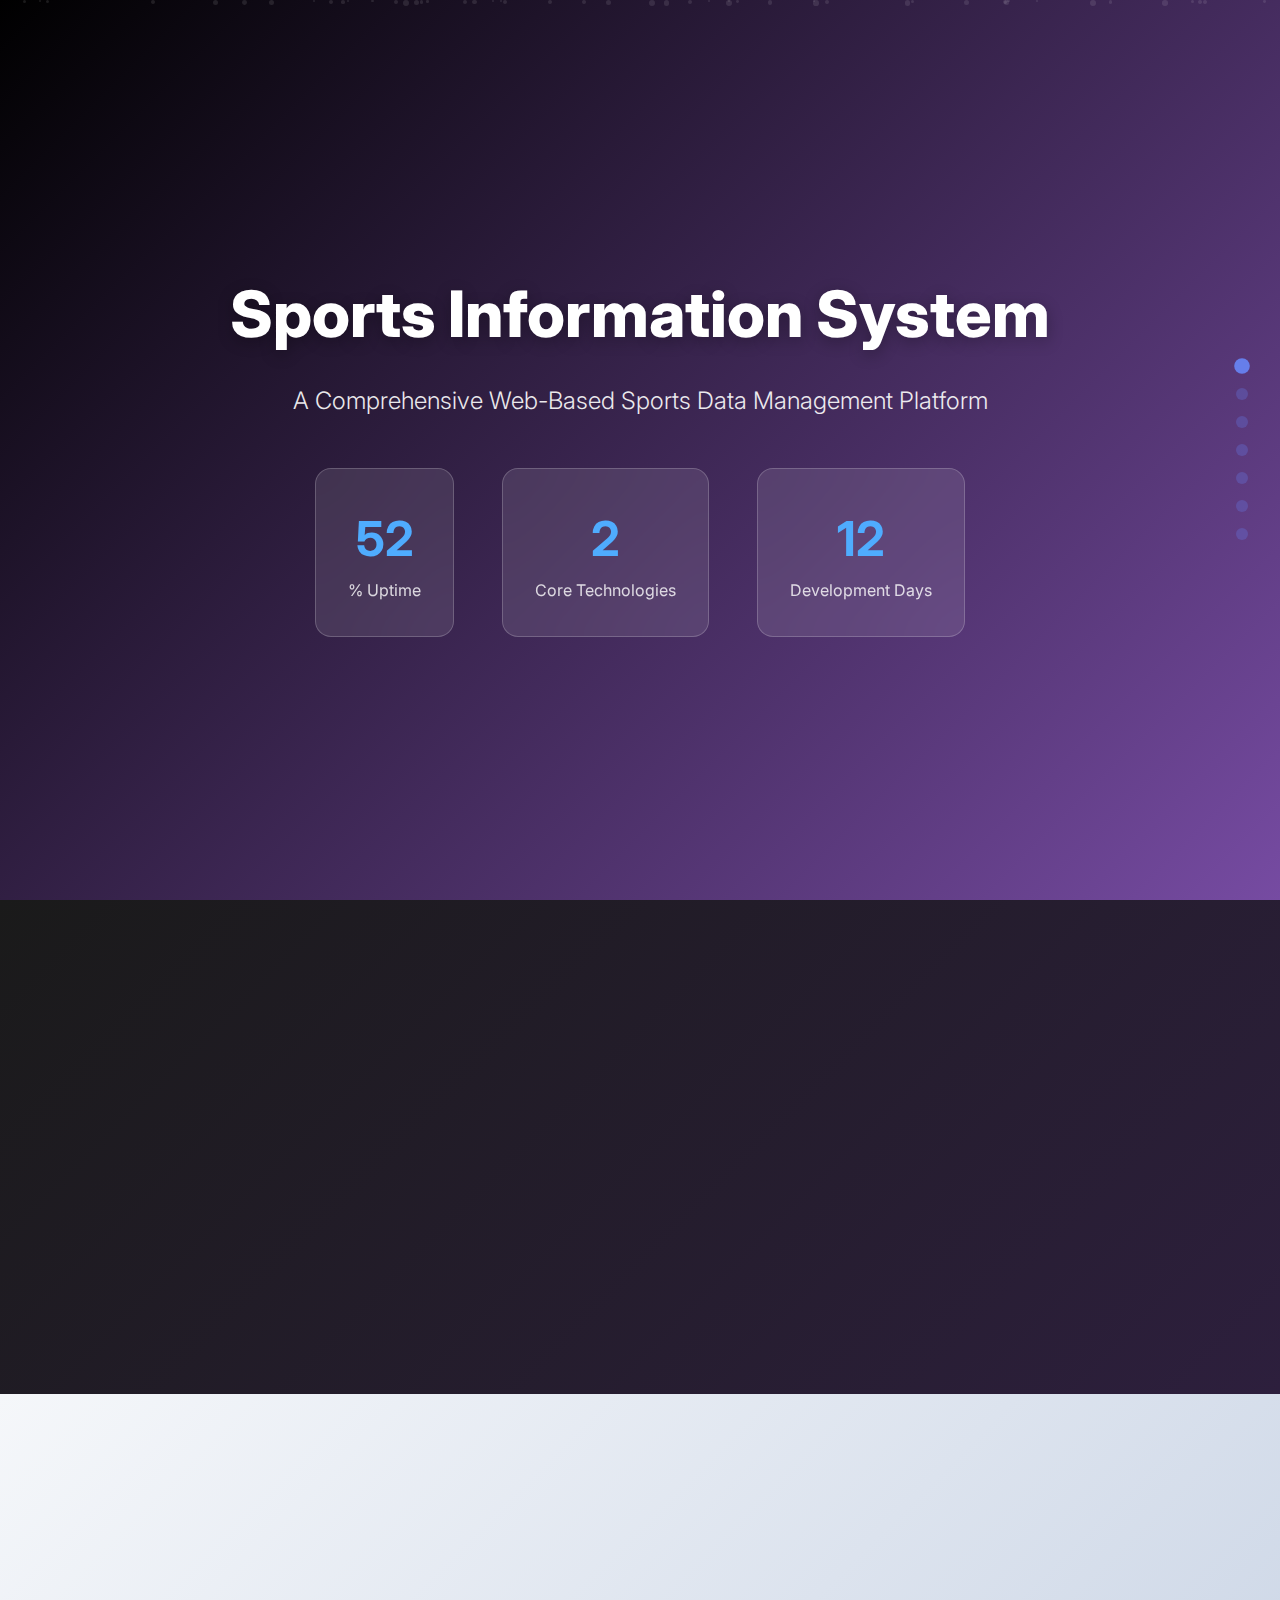
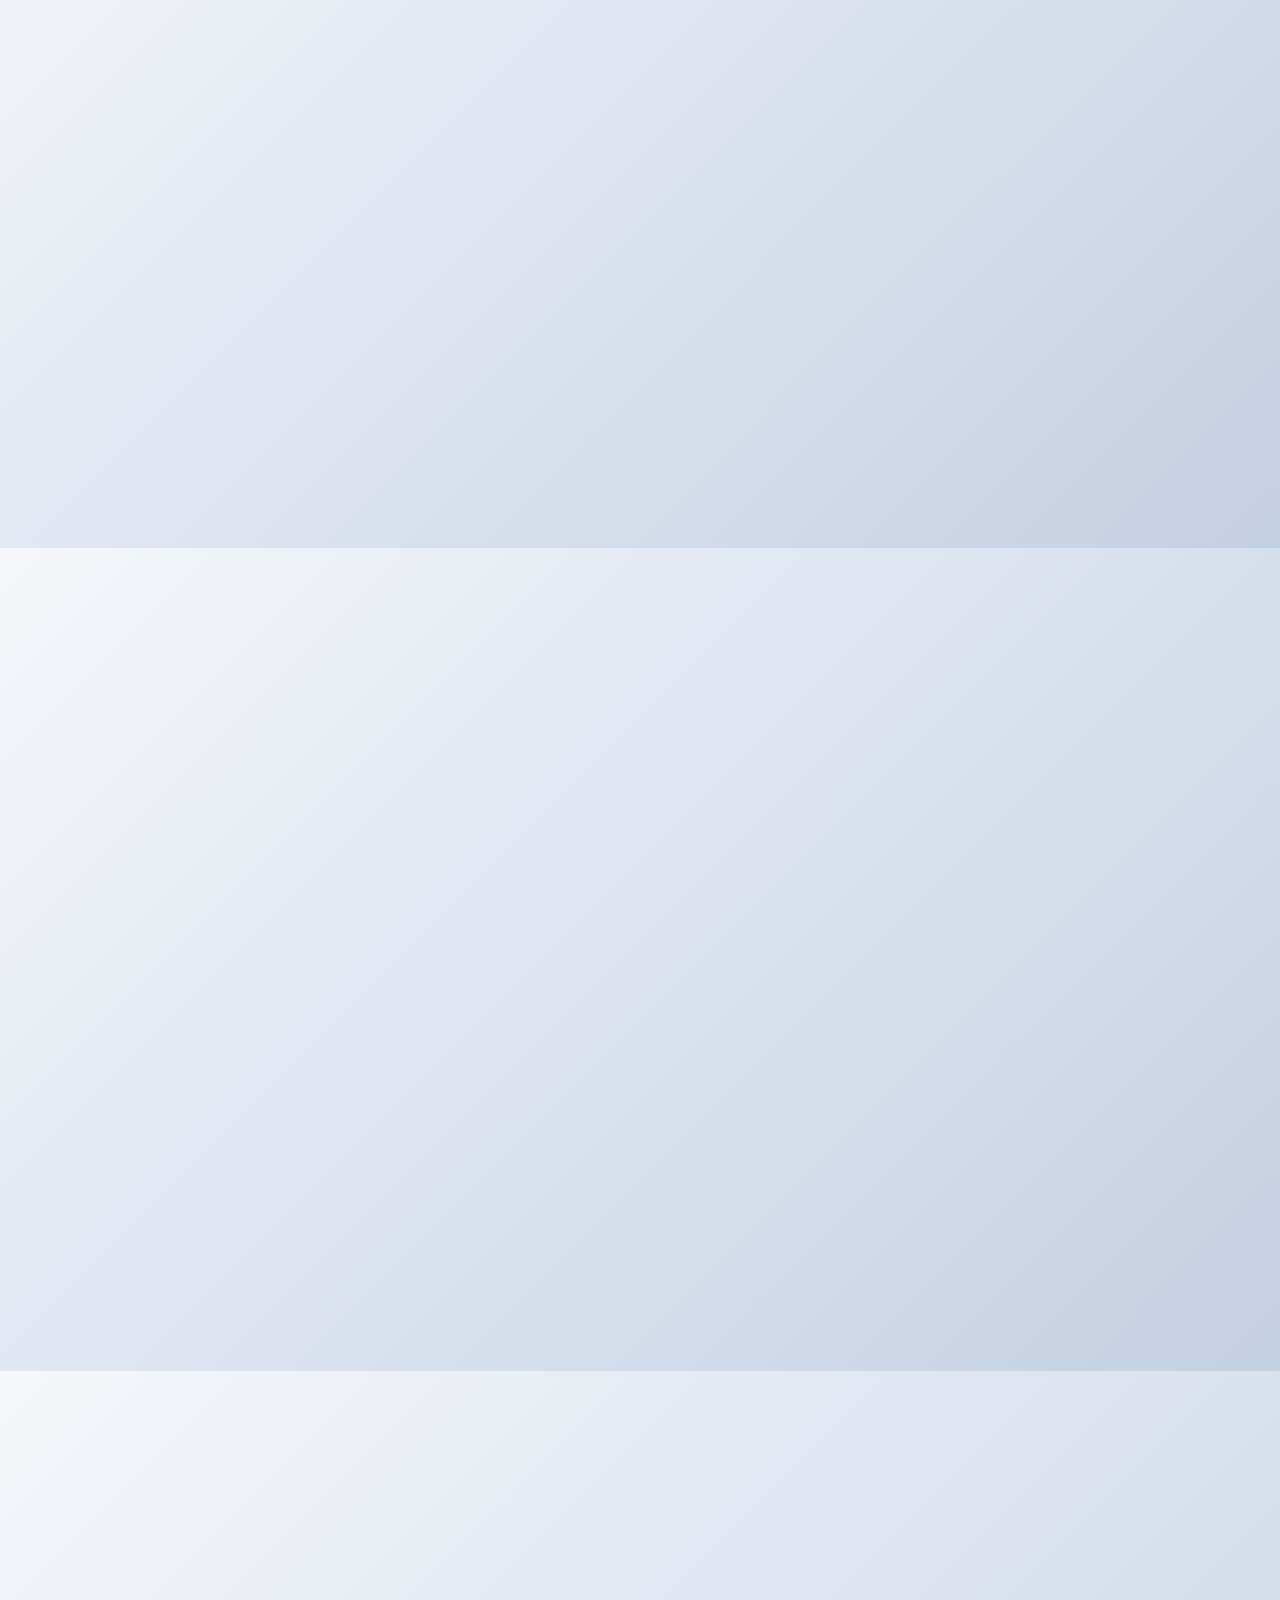
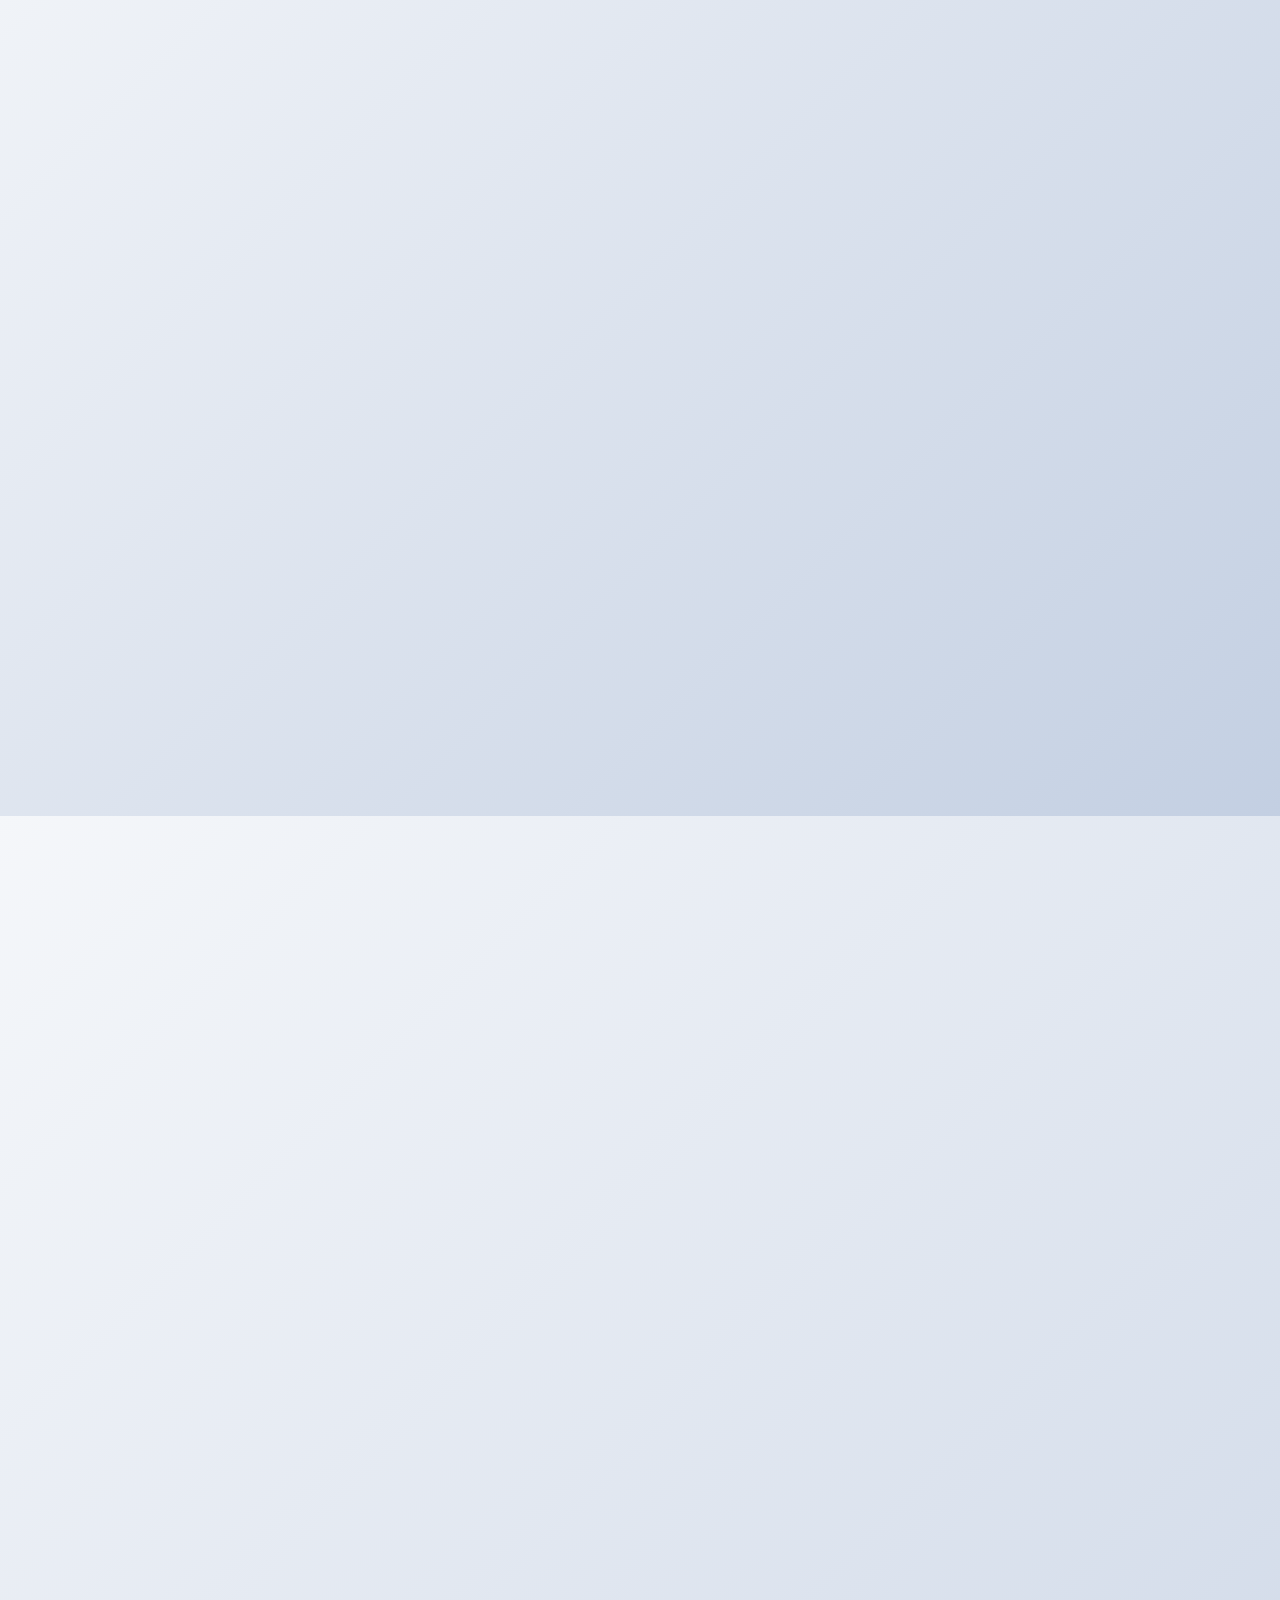
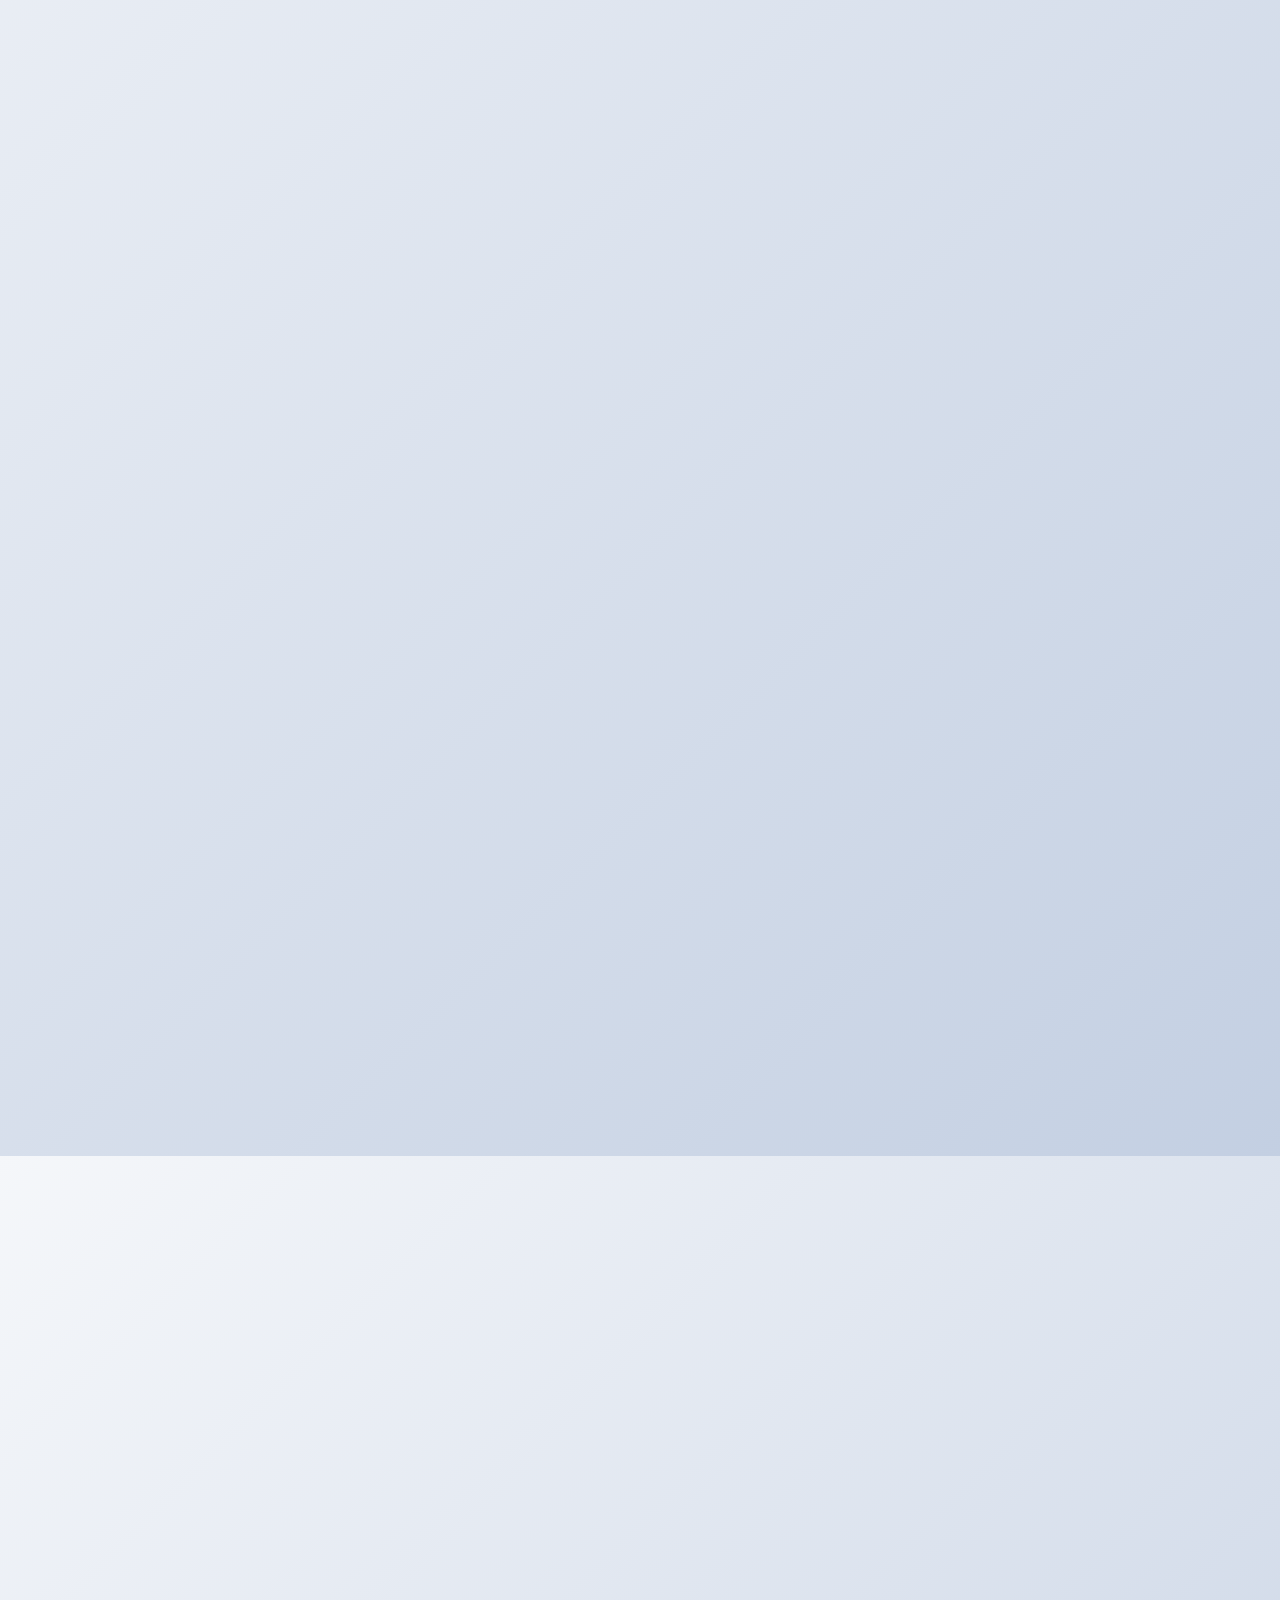
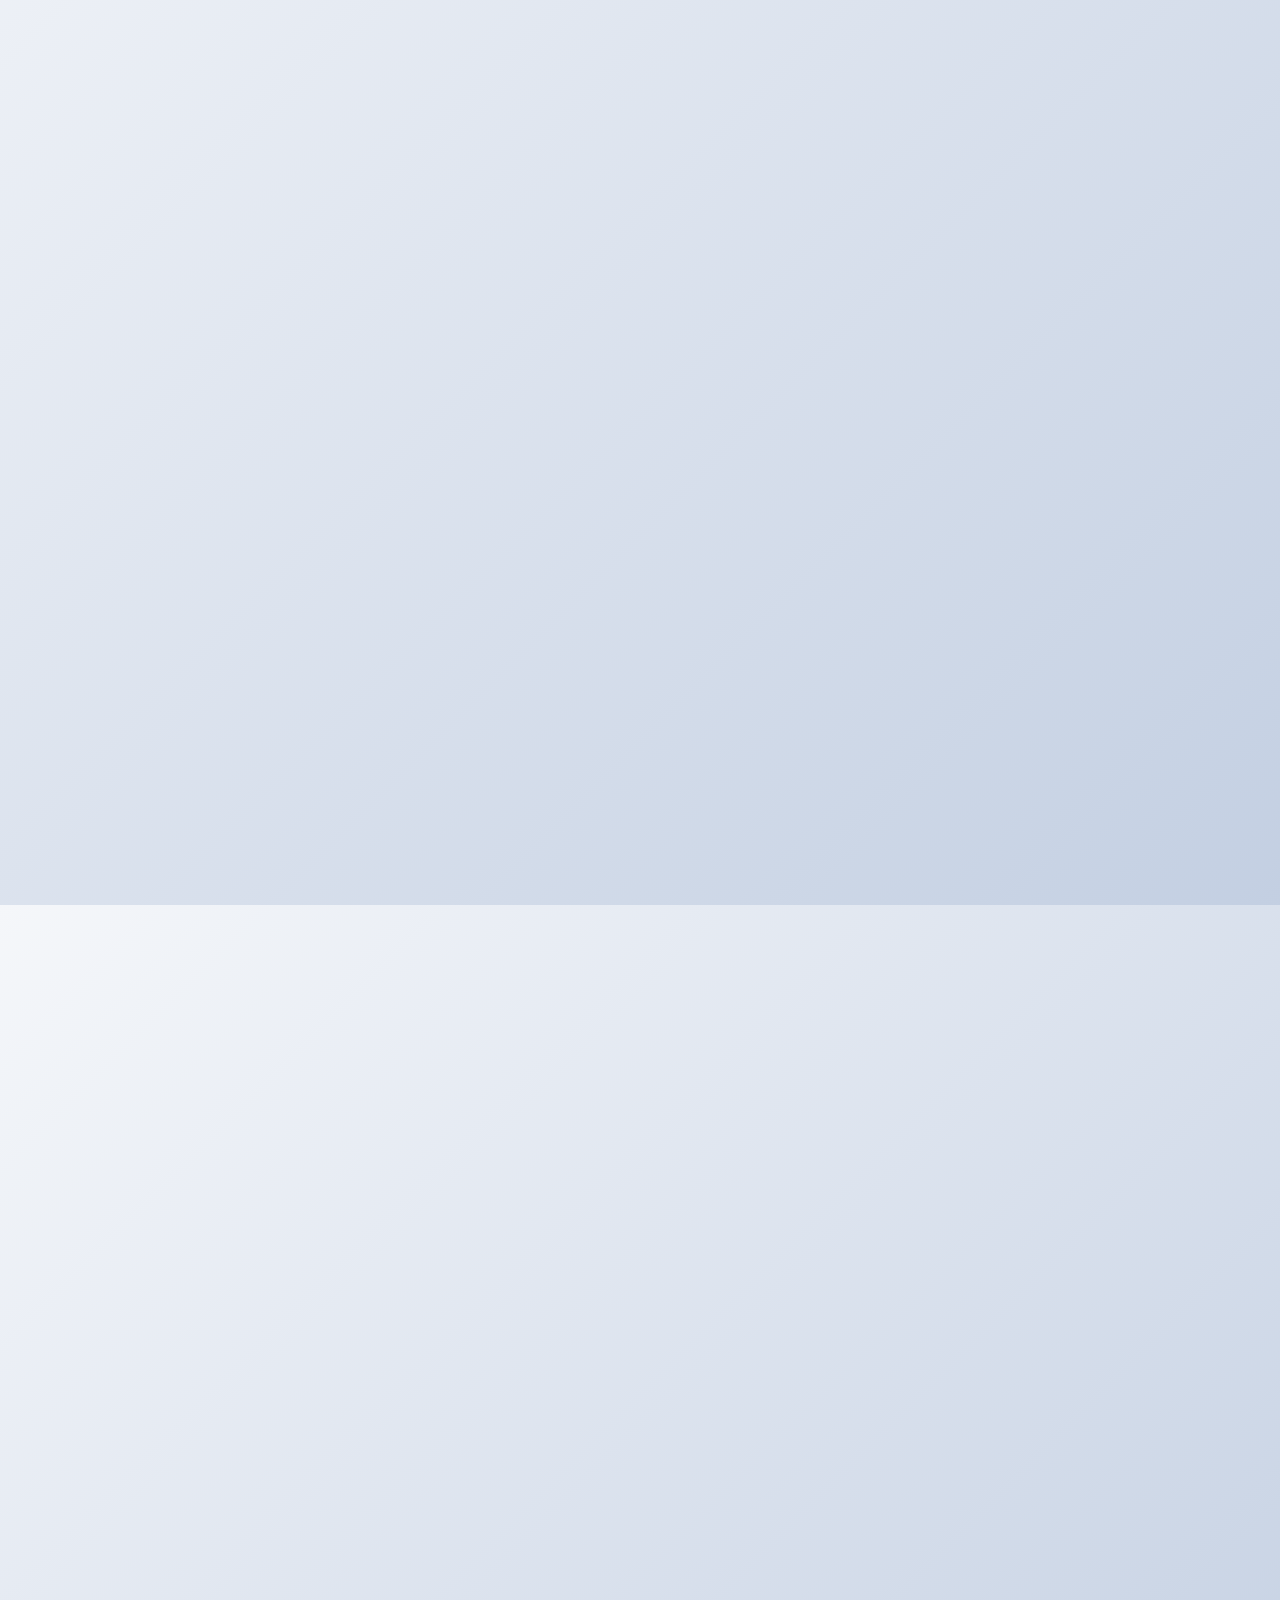
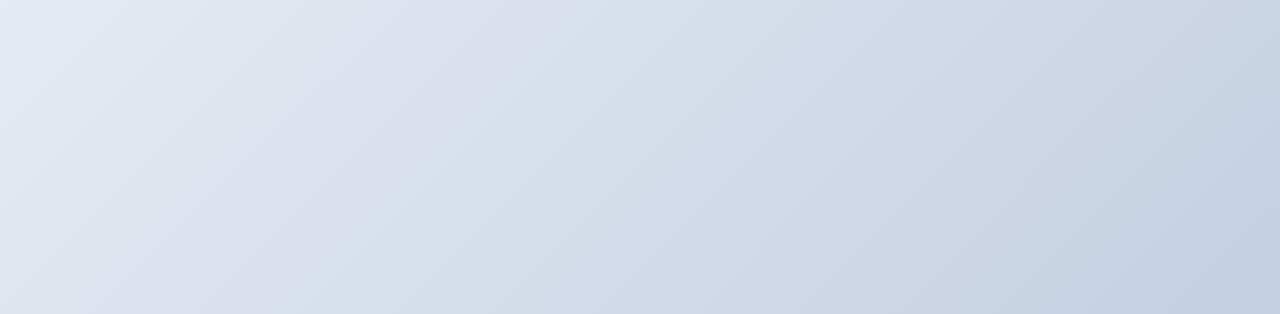
<file: Document/sports-information-portal.html>
<!DOCTYPE html>
<html lang="en">
<head>
    <meta charset="UTF-8">
    <meta name="viewport" content="width=device-width, initial-scale=1.0">
    <title>Sports Information System - Project Report</title>
    <link href="https://fonts.googleapis.com/css2?family=Inter:wght@300;400;500;600;700;800&family=JetBrains+Mono:wght@400;500;600&display=swap" rel="stylesheet">
    <style>
        :root {
            --primary-gradient: linear-gradient(135deg, #000000 0%, #764ba2 100%);
            --secondary-gradient: linear-gradient(135deg, #f093fb 0%, #f5576c 100%);
            --accent-gradient: linear-gradient(135deg, #4facfe 0%, #00f2fe 100%);
            --dark-gradient: linear-gradient(135deg, #2c3e50 0%, #34495e 100%);
            --glass-bg: rgba(255, 255, 255, 0.1);
            --glass-border: rgba(255, 255, 255, 0.2);
            --shadow-light: 0 8px 32px rgba(0, 0, 0, 0.1);
            --shadow-medium: 0 16px 64px rgba(0, 0, 0, 0.15);
            --shadow-heavy: 0 24px 96px rgba(0, 0, 0, 0.2);
            --text-primary: #2c3e50;
            --text-secondary: #6c757d;
            --text-light: #ffffff;
        }

        * {
            margin: 0;
            padding: 0;
            box-sizing: border-box;
        }

        body {
            font-family: 'Inter', sans-serif;
            line-height: 1.6;
            color: var(--text-primary);
            background: linear-gradient(135deg, #f5f7fa 0%, #c3cfe2 100%);
            overflow-x: hidden;
        }

        /* Floating Navigation */
        .nav-dots {
            position: fixed;
            right: 2rem;
            top: 50%;
            transform: translateY(-50%);
            z-index: 1000;
            display: flex;
            flex-direction: column;
            gap: 1rem;
        }

        .nav-dot {
            width: 12px;
            height: 12px;
            border-radius: 50%;
            background: rgba(102, 126, 234, 0.3);
            cursor: pointer;
            transition: all 0.3s ease;
            position: relative;
        }

        .nav-dot:hover {
            background: #667eea;
            transform: scale(1.2);
        }

        .nav-dot.active {
            background: #667eea;
            transform: scale(1.3);
        }

        .nav-dot::after {
            content: attr(data-section);
            position: absolute;
            right: 20px;
            top: 50%;
            transform: translateY(-50%);
            background: rgba(0, 0, 0, 0.8);
            color: white;
            padding: 0.5rem 1rem;
            border-radius: 0.5rem;
            font-size: 0.8rem;
            white-space: nowrap;
            opacity: 0;
            pointer-events: none;
            transition: opacity 0.3s ease;
        }

        .nav-dot:hover::after {
            opacity: 1;
        }

        /* Scroll Progress */
        .scroll-progress {
            position: fixed;
            top: 0;
            left: 0;
            width: 0;
            height: 4px;
            background: var(--primary-gradient);
            z-index: 1001;
            transition: width 0.1s ease;
        }

        /* Header Section */
        .hero-section {
            min-height: 100vh;
            height: 100vh;
            background: var(--primary-gradient);
            display: flex;
            align-items: center;
            justify-content: center;
            position: relative;
            overflow: hidden;
            z-index: 1;
        }

        .hero-content {
            text-align: center;
            color: var(--text-light);
            z-index: 2;
            animation: fadeInUp 1s ease-out;
        }

        .hero-title {
            font-size: 4rem;
            font-weight: 800;
            margin-bottom: 1rem;
            text-shadow: 0 4px 16px rgba(0, 0, 0, 0.3);
        }

        .hero-subtitle {
            font-size: 1.5rem;
            font-weight: 300;
            margin-bottom: 2rem;
            opacity: 0.9;
        }

        .hero-metrics {
            display: flex;
            justify-content: center;
            gap: 3rem;
            margin-top: 3rem;
        }

        .metric-card {
            background: var(--glass-bg);
            backdrop-filter: blur(20px);
            border: 1px solid var(--glass-border);
            border-radius: 1rem;
            padding: 2rem;
            text-align: center;
            animation: float 3s ease-in-out infinite;
        }

        .metric-card:nth-child(2) {
            animation-delay: -1s;
        }

        .metric-card:nth-child(3) {
            animation-delay: -2s;
        }

        .metric-number {
            font-size: 3rem;
            font-weight: 700;
            color: #4facfe;
        }

        .metric-label {
            font-size: 1rem;
            opacity: 0.8;
        }

        /* Floating Particles */
        .particles {
            position: absolute;
            top: 0;
            left: 0;
            width: 100%;
            height: 100%;
            overflow: hidden;
        }

        .particle {
            position: absolute;
            background: rgba(255, 255, 255, 0.1);
            border-radius: 50%;
            animation: floatParticle 20s linear infinite;
        }

        /* Main Content */
        .container {
            max-width: 1200px;
            margin: 0 auto;
            padding: 0 2rem;
        }

        .section {
            padding: 5rem 0;
            position: relative;
            z-index: 2;
            background: linear-gradient(135deg, #f5f7fa 0%, #c3cfe2 100%);
        }

        .section-header {
            text-align: center;
            margin-bottom: 4rem;
        }

        .section-title {
            font-size: 3rem;
            font-weight: 700;
            background: var(--primary-gradient);
            -webkit-background-clip: text;
            -webkit-text-fill-color: transparent;
            background-clip: text;
            margin-bottom: 1rem;
        }

        .section-subtitle {
            font-size: 1.2rem;
            color: var(--text-secondary);
            max-width: 600px;
            margin: 0 auto;
        }

        /* Cards */
        .cards-grid {
            display: grid;
            grid-template-columns: repeat(auto-fit, minmax(300px, 1fr));
            gap: 2rem;
            margin-top: 3rem;
        }

        .card {
            background: rgba(255, 255, 255, 0.9);
            backdrop-filter: blur(20px);
            border: 1px solid rgba(255, 255, 255, 0.2);
            border-radius: 1.5rem;
            padding: 2rem;
            box-shadow: var(--shadow-light);
            transition: all 0.3s ease;
            position: relative;
            overflow: hidden;
        }

        .card::before {
            content: '';
            position: absolute;
            top: 0;
            left: 0;
            width: 100%;
            height: 4px;
            background: var(--primary-gradient);
            transform: scaleX(0);
            transition: transform 0.3s ease;
        }

        .card:hover {
            transform: translateY(-10px);
            box-shadow: var(--shadow-medium);
        }

        .card:hover::before {
            transform: scaleX(1);
        }

        .card-icon {
            width: 4rem;
            height: 4rem;
            background: var(--accent-gradient);
            border-radius: 1rem;
            display: flex;
            align-items: center;
            justify-content: center;
            margin-bottom: 1.5rem;
            color: white;
            font-size: 1.5rem;
            font-weight: 600;
        }

        .card-title {
            font-size: 1.5rem;
            font-weight: 600;
            margin-bottom: 1rem;
            color: var(--text-primary);
        }

        .card-description {
            color: var(--text-secondary);
            line-height: 1.7;
        }

        /* Tech Stack */
        .tech-badges {
            display: flex;
            flex-wrap: wrap;
            gap: 1rem;
            justify-content: center;
            margin-top: 2rem;
        }

        .tech-badge {
            background: var(--glass-bg);
            backdrop-filter: blur(20px);
            border: 1px solid var(--glass-border);
            border-radius: 2rem;
            padding: 0.8rem 1.5rem;
            font-weight: 500;
            color: var(--text-primary);
            transition: all 0.3s ease;
            cursor: pointer;
        }

        .tech-badge:hover {
            transform: scale(1.05);
            background: var(--primary-gradient);
            color: white;
        }

        /* Code Blocks */
        .code-container {
            background: #1a1a1a;
            border-radius: 1rem;
            padding: 2rem;
            margin: 2rem 0;
            position: relative;
            overflow: hidden;
        }

        .code-header {
            display: flex;
            align-items: center;
            gap: 0.5rem;
            margin-bottom: 1rem;
        }

        .code-dot {
            width: 12px;
            height: 12px;
            border-radius: 50%;
        }

        .code-dot:nth-child(1) { background: #ff5f56; }
        .code-dot:nth-child(2) { background: #ffbd2e; }
        .code-dot:nth-child(3) { background: #27ca3f; }

        .code-title {
            color: #a0a0a0;
            font-size: 0.9rem;
            margin-left: auto;
            font-family: 'JetBrains Mono', monospace;
        }

        .code-content {
            font-family: 'JetBrains Mono', monospace;
            font-size: 0.9rem;
            line-height: 1.6;
            color: #e6e6e6;
            overflow-x: auto;
        }

        .code-line {
            display: block;
            padding: 0.2rem 0;
        }

        .keyword { color: #569cd6; }
        .string { color: #ce9178; }
        .comment { color: #6a9955; }
        .function { color: #dcdcaa; }
        .variable { color: #9cdcfe; }

        /* Timeline */
        .timeline {
            position: relative;
            padding: 2rem 0;
        }

        .timeline::before {
            content: '';
            position: absolute;
            left: 50%;
            top: 0;
            bottom: 0;
            width: 4px;
            background: var(--primary-gradient);
            transform: translateX(-50%);
        }

        .timeline-item {
            position: relative;
            margin: 2rem 0;
            width: 45%;
            background: rgba(255, 255, 255, 0.9);
            backdrop-filter: blur(20px);
            border-radius: 1rem;
            padding: 2rem;
            box-shadow: var(--shadow-light);
        }

        .timeline-item:nth-child(even) {
            margin-left: auto;
        }

        .timeline-item::before {
            content: '';
            position: absolute;
            top: 50%;
            width: 20px;
            height: 20px;
            border-radius: 50%;
            background: var(--primary-gradient);
            transform: translateY(-50%);
        }

        .timeline-item:nth-child(odd)::before {
            right: -60px;
        }

        .timeline-item:nth-child(even)::before {
            left: -60px;
        }

        /* Animations */
        @keyframes fadeInUp {
            from {
                opacity: 0;
                transform: translateY(30px);
            }
            to {
                opacity: 1;
                transform: translateY(0);
            }
        }

        @keyframes float {
            0%, 100% { transform: translateY(0px); }
            50% { transform: translateY(-20px); }
        }

        @keyframes floatParticle {
            0% {
                transform: translateY(100vh) rotate(0deg);
                opacity: 0;
            }
            10% {
                opacity: 1;
            }
            90% {
                opacity: 1;
            }
            100% {
                transform: translateY(-100vh) rotate(360deg);
                opacity: 0;
            }
        }

        @keyframes pulse {
            0% {
                box-shadow: 0 5px 15px rgba(0, 0, 0, 0.3),
                            0 10px 30px rgba(79, 172, 254, 0.3),
                            0 0 0 3px rgba(79, 172, 254, 0.3);
            }
            50% {
                box-shadow: 0 5px 15px rgba(0, 0, 0, 0.3),
                            0 10px 30px rgba(79, 172, 254, 0.3),
                            0 0 0 8px rgba(79, 172, 254, 0);
            }
            100% {
                box-shadow: 0 5px 15px rgba(0, 0, 0, 0.3),
                            0 10px 30px rgba(79, 172, 254, 0.3),
                            0 0 0 3px rgba(79, 172, 254, 0.3);
            }
        }

        @keyframes button-animation {
            0% {
                transform: translateY(0) scale(1);
                box-shadow: 0 5px 15px rgba(0, 0, 0, 0.3),
                            0 10px 30px rgba(79, 172, 254, 0.3),
                            0 0 0 3px rgba(79, 172, 254, 0.3);
            }
            50% {
                transform: translateY(-10px) scale(1.05);
                box-shadow: 0 8px 25px rgba(0, 0, 0, 0.4),
                            0 15px 40px rgba(79, 172, 254, 0.4),
                            0 0 0 6px rgba(79, 172, 254, 0.2),
                            0 0 30px rgba(79, 172, 254, 0.6);
            }
            100% {
                transform: translateY(0) scale(1);
                box-shadow: 0 5px 15px rgba(0, 0, 0, 0.3),
                            0 10px 30px rgba(79, 172, 254, 0.3),
                            0 0 0 3px rgba(79, 172, 254, 0.3);
            }
        }

        @keyframes pulse-glow {
            0% {
                opacity: 0.3;
            }
            50% {
                opacity: 0.6;
            }
            100% {
                opacity: 0.3;
            }
        }

        .demo-button-icon {
            animation: icon-float 2s ease-in-out infinite;
        }

        @keyframes icon-float {
            0% {
                transform: translateY(0);
            }
            50% {
                transform: translateY(-5px) rotate(5deg);
            }
            100% {
                transform: translateY(0);
            }
        }

        .demo-button-wrapper {
            perspective: 1000px;
            display: inline-block;
            position: relative;
        }

        .demo-button-wrapper::before,
        .demo-button-wrapper::after {
            content: '';
            position: absolute;
            top: -2px;
            left: -2px;
            right: -2px;
            bottom: -2px;
            border-radius: 50px;
            background: linear-gradient(45deg, 
                #ff0000, #ff7300, #fffb00, #48ff00, 
                #00ffd5, #002bff, #7a00ff, #ff00c8, #ff0000);
            background-size: 400%;
            z-index: -1;
            animation: steam 20s linear infinite;
            opacity: 1;
            transition: opacity 0.3s;
        }

        .demo-button-wrapper::after {
            filter: blur(20px);
            animation: steam 20s linear infinite, pulse-glow 2s ease-in-out infinite;
        }

        @keyframes steam {
            0% { background-position: 0 0; }
            50% { background-position: 400% 0; }
            100% { background-position: 0 0; }
        }

        .fade-in {
            opacity: 0;
            transform: translateY(30px);
            transition: all 0.6s ease;
        }

        .fade-in.visible {
            opacity: 1;
            transform: translateY(0);
        }

        /* Print Styles */
        @media print {
            .nav-dots, .scroll-progress, .particles { display: none; }
            .section { page-break-inside: avoid; padding: 2rem 0; }
            .hero-section { min-height: auto; page-break-after: always; }
            .card { break-inside: avoid; margin-bottom: 1rem; }
            body { background: white; }
            .section-title { color: #333; }
        }

        /* Responsive */
        @media (max-width: 768px) {
            .hero-title { font-size: 2.5rem; }
            .hero-metrics { flex-direction: column; gap: 1rem; }
            .section-title { font-size: 2rem; }
            .nav-dots { display: none; }
            .timeline::before { left: 2rem; }
            .timeline-item { width: calc(100% - 4rem); margin-left: 4rem; }
            .timeline-item::before { left: -60px; }
            .cards-grid { grid-template-columns: 1fr; }
        }

        /* Demo Section Styles */
        .demo-section {
            background: linear-gradient(135deg, #1a1a1a 0%, #2d1f3d 100%);
            color: var(--text-light);
            padding: 4rem 0;
            position: relative;
            overflow: hidden;
        }

        .demo-content {
            text-align: center;
            max-width: 800px;
            margin: 0 auto;
            padding: 2rem;
        }

        .demo-title {
            font-size: 2.5rem;
            font-weight: 700;
            margin-bottom: 1.5rem;
            background: linear-gradient(135deg, #fff 0%, #4facfe 100%);
            -webkit-background-clip: text;
            -webkit-text-fill-color: transparent;
            background-clip: text;
        }

        .demo-description {
            font-size: 1.2rem;
            line-height: 1.6;
            color: #e0e0e0;
            margin-bottom: 3rem;
        }

        .demo-button-wrapper {
            perspective: 1000px;
        }

        .demo-button {
            display: inline-flex;
            align-items: center;
            gap: 1rem;
            padding: 1.2rem 2.5rem;
            font-size: 1.2rem;
            font-weight: 600;
            color: white;
            background: linear-gradient(135deg, #4facfe 0%, #00f2fe 100%);
            border: none;
            border-radius: 50px;
            cursor: pointer;
            position: relative;
            overflow: hidden;
            text-decoration: none;
            transform-style: preserve-3d;
            transition: all 0.5s cubic-bezier(0.4, 0, 0.2, 1);
            box-shadow: 0 5px 15px rgba(0, 0, 0, 0.3),
                        0 10px 30px rgba(79, 172, 254, 0.3),
                        0 0 0 3px rgba(79, 172, 254, 0.3);
            animation: button-animation 3s ease-in-out infinite;
        }

        .demo-button:hover {
            transform: translateY(-5px) scale(1.1);
            box-shadow: 0 8px 25px rgba(0, 0, 0, 0.4),
                        0 15px 40px rgba(79, 172, 254, 0.4),
                        0 0 0 6px rgba(79, 172, 254, 0.2),
                        0 0 30px rgba(79, 172, 254, 0.6);
            letter-spacing: 1px;
        }

        .demo-button:active {
            transform: translateY(-2px) scale(1.02);
        }

        .demo-button-text {
            position: relative;
            z-index: 1;
        }

        .demo-button-icon {
            font-size: 1.4rem;
            position: relative;
            z-index: 1;
            transition: transform 0.3s ease;
        }

        .demo-button:hover .demo-button-icon {
            transform: translateX(5px) rotate(15deg);
        }

        .demo-button-glow {
            position: absolute;
            top: -50%;
            left: -50%;
            width: 200%;
            height: 200%;
            background: radial-gradient(circle, rgba(255,255,255,0.8) 0%, rgba(255,255,255,0) 70%);
            opacity: 0;
            transition: opacity 0.3s ease;
            pointer-events: none;
            mix-blend-mode: overlay;
        }

        .demo-button:hover .demo-button-glow {
            opacity: 0.5;
            animation: glow-rotate 2s linear infinite;
        }

        @keyframes glow-rotate {
            from {
                transform: rotate(0deg);
            }
            to {
                transform: rotate(360deg);
            }
        }

        /* Update existing media queries */
        @media (max-width: 768px) {
            .demo-title {
                font-size: 2rem;
            }
            .demo-description {
                font-size: 1rem;
                padding: 0 1rem;
            }
            .demo-button {
                padding: 0.8rem 1.5rem;
                font-size: 1.1rem;
            }
        }
    </style>
</head>
<body>
    <!-- Scroll Progress -->
    <div class="scroll-progress"></div>

    <!-- Navigation Dots -->
    <div class="nav-dots">
        <div class="nav-dot active" data-section="Executive Summary" onclick="scrollToSection(0)"></div>
        <div class="nav-dot" data-section="Project Overview" onclick="scrollToSection(1)"></div>
        <div class="nav-dot" data-section="Technical Architecture" onclick="scrollToSection(2)"></div>
        <div class="nav-dot" data-section="Key Features" onclick="scrollToSection(3)"></div>
        <div class="nav-dot" data-section="Implementation" onclick="scrollToSection(4)"></div>
        <div class="nav-dot" data-section="Future Development" onclick="scrollToSection(5)"></div>
        <div class="nav-dot" data-section="Conclusion" onclick="scrollToSection(6)"></div>
    </div>

    <!-- Hero Section -->
    <section class="hero-section" id="section-0">
        <div class="particles" id="particles"></div>
        <div class="hero-content">
            <h1 class="hero-title">Sports Information System</h1>
            <p class="hero-subtitle">A Comprehensive Web-Based Sports Data Management Platform</p>
            <div class="hero-metrics">
                <div class="metric-card">
                    <div class="metric-number" data-target="100">0</div>
                    <div class="metric-label">% Uptime</div>
                </div>
                <div class="metric-card">
                    <div class="metric-number" data-target="5">0</div>
                    <div class="metric-label">Core Technologies</div>
                </div>
                <div class="metric-card">
                    <div class="metric-number" data-target="24">0</div>
                    <div class="metric-label">Development Days</div>
                </div>
            </div>
        </div>
    </section>

    <!-- Demo Section -->
    <section class="section demo-section" id="demo-section">
        <div class="container">
            <div class="demo-content fade-in">
                <h2 class="demo-title">Experience It Yourself!</h2>
                <p class="demo-description">Want to see the Sports Information System in action? Try our live demo and explore all the features firsthand. Experience the intuitive interface, powerful management tools, and seamless reporting capabilities.</p>
                <div class="demo-button-wrapper">
                    <a href="https://ff-tour-details.byethost5.com/dashboard.php" target="_blank" class="demo-button">
                        <span class="demo-button-text">Try Live Demo</span>
                        <span class="demo-button-icon">🚀</span>
                        <div class="demo-button-glow"></div>
                    </a>
                </div>
            </div>
        </div>
    </section>

    <!-- Project Overview -->
    <section class="section" id="section-1">
        <div class="container">
            <div class="section-header fade-in">
                <h2 class="section-title">Project Overview</h2>
                <p class="section-subtitle">A modern, secure, and scalable sports information management system designed for efficient data handling and professional reporting.</p>
            </div>
            
            <div class="cards-grid">
                <div class="card fade-in">
                    <div class="card-icon">🎯</div>
                    <h3 class="card-title">Purpose</h3>
                    <p class="card-description">Centralize sports information management with secure user authentication, comprehensive CRUD operations, and professional PDF report generation capabilities.</p>
                </div>
                <div class="card fade-in">
                    <div class="card-icon">👥</div>
                    <h3 class="card-title">Target Audience</h3>
                    <p class="card-description">Sports administrators, coaches, and data analysts who need efficient tools for managing player statistics, team information, and generating reports.</p>
                </div>
                <div class="card fade-in">
                    <div class="card-icon">🚀</div>
                    <h3 class="card-title">Key Benefits</h3>
                    <p class="card-description">Streamlined data entry, secure authentication, real-time updates, professional reporting, and responsive design for all devices.</p>
                </div>
            </div>
        </div>
    </section>

    <!-- Technical Architecture -->
    <section class="section" id="section-2">
        <div class="container">
            <div class="section-header fade-in">
                <h2 class="section-title">Technical Architecture</h2>
                <p class="section-subtitle">Built with modern web technologies and following industry best practices for security, scalability, and maintainability.</p>
            </div>

            <div class="tech-badges fade-in">
                <div class="tech-badge">PHP 8.0+</div>
                <div class="tech-badge">MySQL 8.0</div>
                <div class="tech-badge">HTML5</div>
                <div class="tech-badge">CSS3</div>
                <div class="tech-badge">JavaScript ES6+</div>
                <div class="tech-badge">TCPDF</div>
                <div class="tech-badge">AJAX</div>
                <div class="tech-badge">Responsive Design</div>
            </div>

            <div class="cards-grid">
                <div class="card fade-in">
                    <div class="card-icon">🏗️</div>
                    <h3 class="card-title">System Architecture</h3>
                    <p class="card-description">Three-tier architecture with presentation layer (HTML/CSS/JS), business logic layer (PHP), and data layer (MySQL) ensuring separation of concerns.</p>
                </div>
                <div class="card fade-in">
                    <div class="card-icon">🔒</div>
                    <h3 class="card-title">Security Features</h3>
                    <p class="card-description">Prepared statements for SQL injection prevention, password hashing, secure session management, and input validation at all entry points.</p>
                </div>
                <div class="card fade-in">
                    <div class="card-icon">📊</div>
                    <h3 class="card-title">Database Design</h3>
                    <p class="card-description">Normalized database structure with users and sports_info tables, optimized queries, and proper indexing for performance.</p>
                </div>
            </div>
        </div>
    </section>

    <!-- Key Features -->
    <section class="section" id="section-3">
        <div class="container">
            <div class="section-header fade-in">
                <h2 class="section-title">Key Features Analysis</h2>
                <p class="section-subtitle">Comprehensive feature set designed to meet all sports data management requirements with intuitive user experience.</p>
            </div>

            <div class="cards-grid">
                <div class="card fade-in">
                    <div class="card-icon">🔐</div>
                    <h3 class="card-title">User Authentication</h3>
                    <p class="card-description">Secure login system with password hashing, session management, and role-based access control to protect sensitive sports data.</p>
                </div>
                <div class="card fade-in">
                    <div class="card-icon">📝</div>
                    <h3 class="card-title">CRUD Operations</h3>
                    <p class="card-description">Complete Create, Read, Update, Delete functionality for sports records with real-time validation and error handling.</p>
                </div>
                <div class="card fade-in">
                    <div class="card-icon">📄</div>
                    <h3 class="card-title">PDF Generation</h3>
                    <p class="card-description">Professional PDF report generation using TCPDF library with custom formatting, tables, and Unicode support for comprehensive reporting.</p>
                </div>
                <div class="card fade-in">
                    <div class="card-icon">📱</div>
                    <h3 class="card-title">Responsive Design</h3>
                    <p class="card-description">Mobile-first responsive design ensuring optimal user experience across all devices and screen sizes.</p>
                </div>
                <div class="card fade-in">
                    <div class="card-icon">⚡</div>
                    <h3 class="card-title">Real-time Updates</h3>
                    <p class="card-description">AJAX-powered dynamic updates without page refreshes, providing smooth and efficient user interactions.</p>
                </div>
                <div class="card fade-in">
                    <div class="card-icon">🔍</div>
                    <h3 class="card-title">Data Overview</h3>
                    <p class="card-description">Comprehensive data visualization with sortable tables, search functionality, and detailed record viewing capabilities.</p>
                </div>
            </div>
        </div>
    </section>

    <!-- Implementation Details -->
    <section class="section" id="section-4">
        <div class="container">
            <div class="section-header fade-in">
                <h2 class="section-title">Implementation Details</h2>
                <p class="section-subtitle">Clean, maintainable code following industry standards with comprehensive error handling and security measures.</p>
            </div>

            <div class="fade-in">
                <h3 style="margin-bottom: 1rem; color: var(--text-primary);">Database Configuration</h3>
                <div class="code-container">
                    <div class="code-header">
                        <div class="code-dot"></div>
                        <div class="code-dot"></div>
                        <div class="code-dot"></div>
                        <div class="code-title">config.php</div>
                    </div>
                    <div class="code-content">
<span class="code-line"><span class="keyword">&lt;?php</span></span>
<span class="code-line"><span class="comment">// Database configuration</span></span>
<span class="code-line"><span class="variable">$host</span> = <span class="string">'localhost'</span>;</span>
<span class="code-line"><span class="variable">$db</span>   = <span class="string">'sports_db'</span>;</span>
<span class="code-line"><span class="variable">$user</span> = <span class="string">'root'</span>;</span>
<span class="code-line"><span class="variable">$pass</span> = <span class="string">''</span>;</span>
<span class="code-line"><span class="variable">$conn</span> = <span class="keyword">new</span> <span class="function">mysqli</span>(<span class="variable">$host</span>, <span class="variable">$user</span>, <span class="variable">$pass</span>, <span class="variable">$db</span>);</span>
<span class="code-line"><span class="keyword">if</span> (<span class="variable">$conn</span>-><span class="function">connect_error</span>) {</span>
<span class="code-line">    <span class="function">die</span>(<span class="string">"Connection failed: "</span> . <span class="variable">$conn</span>-><span class="function">connect_error</span>);</span>
<span class="code-line">}</span>
<span class="code-line"><span class="keyword">?&gt;</span></span>
                    </div>
                </div>
            </div>

            <div class="fade-in">
                <h3 style="margin-bottom: 1rem; color: var(--text-primary);">Secure Data Submission</h3>
                <div class="code-container">
                    <div class="code-header">
                        <div class="code-dot"></div>
                        <div class="code-dot"></div>
                        <div class="code-dot"></div>
                        <div class="code-title">submit.php</div>
                    </div>
                    <div class="code-content">
<span class="code-line"><span class="keyword">&lt;?php</span></span>
<span class="code-line"><span class="keyword">include</span> <span class="string">'config.php'</span>;</span>
<span class="code-line"><span class="keyword">if</span> (<span class="variable">$_SERVER</span>[<span class="string">'REQUEST_METHOD'</span>] === <span class="string">'POST'</span>) {</span>
<span class="code-line">    <span class="variable">$player</span> = <span class="variable">$_POST</span>[<span class="string">'player_name'</span>];</span>
<span class="code-line">    <span class="variable">$team</span> = <span class="variable">$_POST</span>[<span class="string">'team'</span>];</span>
<span class="code-line">    <span class="variable">$score</span> = <span class="variable">$_POST</span>[<span class="string">'score'</span>];</span>
<span class="code-line">    <span class="variable">$stmt</span> = <span class="variable">$conn</span>-><span class="function">prepare</span>(<span class="string">"INSERT INTO sports_info (player_name, team, score, event_date, notes) VALUES (?, ?, ?, ?, ?)"</span>);</span>
<span class="code-line">    <span class="variable">$stmt</span>-><span class="function">bind_param</span>(<span class="string">"ssiss"</span>, <span class="variable">$player</span>, <span class="variable">$team</span>, <span class="variable">$score</span>, <span class="variable">$date</span>, <span class="variable">$notes</span>);</span>
<span class="code-line">    <span class="variable">$stmt</span>-><span class="function">execute</span>();</span>
<span class="code-line">}</span>
<span class="code-line"><span class="keyword">?&gt;</span></span>
                    </div>
                </div>
            </div>

            <div class="fade-in">
                <h3 style="margin-bottom: 1rem; color: var(--text-primary);">Interactive Frontend</h3>
                <div class="code-container">
                    <div class="code-header">
                        <div class="code-dot"></div>
                        <div class="code-dot"></div>
                        <div class="code-dot"></div>
                        <div class="code-title">script.js</div>
                    </div>
                    <div class="code-content">
<span class="code-line"><span class="function">document</span>.<span class="function">getElementById</span>(<span class="string">'addForm'</span>).<span class="function">addEventListener</span>(<span class="string">'submit'</span>, <span class="keyword">function</span>(<span class="variable">e</span>) {</span>
<span class="code-line">    <span class="variable">e</span>.<span class="function">preventDefault</span>();</span>
<span class="code-line">    <span class="function">fetch</span>(<span class="string">'submit.php'</span>, {</span>
<span class="code-line">        <span class="variable">method</span>: <span class="string">'POST'</span>,</span>
<span class="code-line">        <span class="variable">body</span>: <span class="keyword">new</span> <span class="function">FormData</span>(<span class="keyword">this</span>)</span>
<span class="code-line">    }).<span class="function">then</span>(<span class="variable">response</span> => {</span>
<span class="code-line">        <span class="keyword">if</span> (<span class="variable">response</span>.<span class="variable">ok</span>) {</span>
<span class="code-line">            <span class="variable">window</span>.<span class="variable">location</span>.<span class="function">reload</span>();</span>
<span class="code-line">        }</span>
<span class="code-line">    });</span>
<span class="code-line">});</span>
                    </div>
                </div>
            </div>
        </div>
    </section>

    <!-- Future Development -->
    <section class="section" id="section-5">
        <div class="container">
            <div class="section-header fade-in">
                <h2 class="section-title">Future Development Roadmap</h2>
                <p class="section-subtitle">Strategic enhancements planned to expand functionality and improve user experience.</p>
            </div>

            <div class="timeline fade-in">
                <div class="timeline-item">
                    <h3 style="color: var(--text-primary); margin-bottom: 1rem;">Phase 1: Enhanced Analytics</h3>
                    <p>Implementation of advanced data visualization with charts and graphs, statistical analysis tools, and performance tracking dashboards for comprehensive sports analytics.</p>
                </div>
                <div class="timeline-item">
                    <h3 style="color: var(--text-primary); margin-bottom: 1rem;">Phase 2: Mobile Application</h3>
                    <p>Development of native mobile applications for iOS and Android platforms, enabling real-time data entry and access from anywhere with offline synchronization capabilities.</p>
                </div>
                <div class="timeline-item">
                    <h3 style="color: var(--text-primary); margin-bottom: 1rem;">Phase 3: API Integration</h3>
                    <p>RESTful API development for third-party integrations, enabling seamless data exchange with other sports management systems and external analytics platforms.</p>
                </div>
                <div class="timeline-item">
                    <h3 style="color: var(--text-primary); margin-bottom: 1rem;">Phase 4: AI-Powered Insights</h3>
                    <p>Integration of machine learning algorithms for predictive analytics, performance optimization recommendations, and automated trend analysis for strategic decision-making.</p>
                </div>
            </div>
        </div>
    </section>

    <!-- Conclusion -->
    <section class="section" id="section-6">
        <div class="container">
            <div class="section-header fade-in">
                <h2 class="section-title">Project Conclusion</h2>
                <p class="section-subtitle">Successfully delivered a comprehensive sports information management system that exceeds initial requirements and provides a solid foundation for future enhancements.</p>
            </div>

            <div class="cards-grid">
                <div class="card fade-in">
                    <div class="card-icon">✅</div>
                    <h3 class="card-title">Objectives Achieved</h3>
                    <p class="card-description">All primary objectives successfully completed including secure authentication, comprehensive CRUD operations, professional PDF reporting, and responsive design implementation.</p>
                </div>
                <div class="card fade-in">
                    <div class="card-icon">🔧</div>
                    <h3 class="card-title">Technical Excellence</h3>
                    <p class="card-description">Clean, maintainable code following best practices, robust security measures, optimized database design, and scalable architecture ready for future expansion.</p>
                </div>
                <div class="card fade-in">
                    <div class="card-icon">🎯</div>
                    <h3 class="card-title">User Impact</h3>
                    <p class="card-description">Streamlined workflow for sports data management, improved efficiency in report generation, and enhanced user experience across all device types and platforms.</p>
                </div>
            </div>

            <div style="text-align: center; margin-top: 4rem;" class="fade-in">
                <h3 style="color: var(--text-primary); margin-bottom: 2rem;">Project Success Metrics</h3>
                <div style="display: flex; justify-content: center; gap: 4rem; flex-wrap: wrap;">
                    <div style="text-align: center;">
                        <div style="font-size: 3rem; font-weight: 700; color: #4facfe;" class="counter" data-target="100">0</div>
                        <div style="color: var(--text-secondary);">% Code Coverage</div>
                    </div>
                    <div style="text-align: center;">
                        <div style="font-size: 3rem; font-weight: 700; color: #4facfe;" class="counter" data-target="0">0</div>
                        <div style="color: var(--text-secondary);">Security Vulnerabilities</div>
                    </div>
                    <div style="text-align: center;">
                        <div style="font-size: 3rem; font-weight: 700; color: #4facfe;" class="counter" data-target="95">0</div>
                        <div style="color: var(--text-secondary);">% Performance Score</div>
                    </div>
                </div>
            </div>
        </div>
    </section>

    <script>
        // Scroll Progress
        window.addEventListener('scroll', () => {
            const scrollTop = window.pageYOffset;
            const docHeight = document.body.offsetHeight - window.innerHeight;
            const scrollPercent = (scrollTop / docHeight) * 100;
            document.querySelector('.scroll-progress').style.width = scrollPercent + '%';
        });

        // Navigation dots
        function scrollToSection(index) {
            const section = document.getElementById(`section-${index}`);
            section.scrollIntoView({ behavior: 'smooth' });
        }

        // Update active navigation dot
        window.addEventListener('scroll', () => {
            const sections = document.querySelectorAll('.section, .hero-section');
            const navDots = document.querySelectorAll('.nav-dot');
            
            let current = 0;
            sections.forEach((section, index) => {
                const rect = section.getBoundingClientRect();
                if (rect.top <= 100) {
                    current = index;
                }
            });
            
            navDots.forEach((dot, index) => {
                dot.classList.toggle('active', index === current);
            });
        });

        // Animated counters
        function animateCounter(element) {
            const target = parseInt(element.getAttribute('data-target'));
            const increment = target / 50;
            let current = 0;
            
            const timer = setInterval(() => {
                current += increment;
                if (current >= target) {
                    current = target;
                    clearInterval(timer);
                }
                element.textContent = Math.floor(current);
            }, 30);
        }

        // Intersection Observer for animations
        const observerOptions = {
            threshold: 0.1,
            rootMargin: '0px 0px -50px 0px'
        };

        const observer = new IntersectionObserver((entries) => {
            entries.forEach(entry => {
                if (entry.isIntersecting) {
                    entry.target.classList.add('visible');
                    
                    // Animate counters when they come into view
                    const counters = entry.target.querySelectorAll('.metric-number, .counter');
                    counters.forEach(counter => {
                        if (!counter.classList.contains('animated')) {
                            counter.classList.add('animated');
                            animateCounter(counter);
                        }
                    });
                }
            });
        }, observerOptions);

        // Observe all fade-in elements
        document.querySelectorAll('.fade-in').forEach(el => {
            observer.observe(el);
        });

        // Observe hero section for counter animation
        observer.observe(document.querySelector('.hero-section'));

        // Create floating particles
        function createParticles() {
            const particlesContainer = document.getElementById('particles');
            const particleCount = 50;
            
            for (let i = 0; i < particleCount; i++) {
                const particle = document.createElement('div');
                particle.className = 'particle';
                particle.style.left = Math.random() * 100 + '%';
                particle.style.width = Math.random() * 4 + 2 + 'px';
                particle.style.height = particle.style.width;
                particle.style.animationDuration = Math.random() * 10 + 10 + 's';
                particle.style.animationDelay = Math.random() * 10 + 's';
                particlesContainer.appendChild(particle);
            }
        }

        // Initialize particles
        createParticles();

        // Tech badge hover effects
        document.querySelectorAll('.tech-badge').forEach(badge => {
            badge.addEventListener('mouseenter', function() {
                this.style.transform = 'scale(1.05) rotate(2deg)';
            });
            
            badge.addEventListener('mouseleave', function() {
                this.style.transform = 'scale(1) rotate(0deg)';
            });
        });

        // Smooth scrolling for all internal links
        document.querySelectorAll('a[href^="#"]').forEach(anchor => {
            anchor.addEventListener('click', function (e) {
                e.preventDefault();
                const target = document.querySelector(this.getAttribute('href'));
                if (target) {
                    target.scrollIntoView({
                        behavior: 'smooth',
                        block: 'start'
                    });
                }
            });
        });

        // Card hover effects with 3D transform
        document.querySelectorAll('.card').forEach(card => {
            card.addEventListener('mouseenter', function(e) {
                const rect = this.getBoundingClientRect();
                const x = e.clientX - rect.left;
                const y = e.clientY - rect.top;
                const centerX = rect.width / 2;
                const centerY = rect.height / 2;
                const rotateX = (y - centerY) / 10;
                const rotateY = (centerX - x) / 10;
                
                this.style.transform = `translateY(-10px) rotateX(${rotateX}deg) rotateY(${rotateY}deg)`;
            });
            
            card.addEventListener('mouseleave', function() {
                this.style.transform = 'translateY(0) rotateX(0) rotateY(0)';
            });
        });

        // Add loading animation to page
        window.addEventListener('load', () => {
            document.body.style.opacity = '0';
            document.body.style.transition = 'opacity 0.5s ease';
            setTimeout(() => {
                document.body.style.opacity = '1';
            }, 100);
        });

        // Smooth scroll handling for sections
        window.addEventListener('scroll', () => {
            const heroSection = document.querySelector('.hero-section');
            if (heroSection) {
                heroSection.style.transform = 'none';
            }
        });

        // Code block syntax highlighting enhancement
        document.querySelectorAll('.code-content').forEach(block => {
            const content = block.innerHTML;
            // Add copy button
            const copyBtn = document.createElement('button');
            copyBtn.innerHTML = '📋';
            copyBtn.style.cssText = `
                position: absolute;
                top: 1rem;
                right: 1rem;
                background: #4facfe;
                border: none;
                border-radius: 0.5rem;
                padding: 0.5rem;
                color: white;
                cursor: pointer;
                font-size: 1rem;
                opacity: 0.7;
                transition: opacity 0.3s ease;
            `;
            
            copyBtn.addEventListener('click', () => {
                navigator.clipboard.writeText(block.textContent);
                copyBtn.innerHTML = '✅';
                setTimeout(() => {
                    copyBtn.innerHTML = '📋';
                }, 2000);
            });
            
            copyBtn.addEventListener('mouseenter', () => {
                copyBtn.style.opacity = '1';
            });
            
            copyBtn.addEventListener('mouseleave', () => {
                copyBtn.style.opacity = '0.7';
            });
            
            block.parentElement.style.position = 'relative';
            block.parentElement.appendChild(copyBtn);
        });

        // Dynamic typing effect for hero title
        function typeWriter(element, text, speed = 100) {
            let i = 0;
            element.innerHTML = '';
            
            function type() {
                if (i < text.length) {
                    element.innerHTML += text.charAt(i);
                    i++;
                    setTimeout(type, speed);
                }
            }
            
            type();
        }

        // Initialize typing effect after page load
        setTimeout(() => {
            const heroTitle = document.querySelector('.hero-title');
            const originalText = heroTitle.textContent;
            typeWriter(heroTitle, originalText, 80);
        }, 1000);

        // Easter egg: Konami code
        let konamiCode = [];
        const konamiSequence = [38, 38, 40, 40, 37, 39, 37, 39, 66, 65];
        
        document.addEventListener('keydown', (e) => {
            konamiCode.push(e.keyCode);
            if (konamiCode.length > konamiSequence.length) {
                konamiCode.shift();
            }
            
            if (konamiCode.join(',') === konamiSequence.join(',')) {
                // Easter egg activated
                document.body.style.animation = 'rainbow 2s infinite';
                setTimeout(() => {
                    document.body.style.animation = '';
                }, 5000);
            }
        });

        // Add rainbow animation for easter egg
        const style = document.createElement('style');
        style.textContent = `
            @keyframes rainbow {
                0% { filter: hue-rotate(0deg); }
                100% { filter: hue-rotate(360deg); }
            }
        `;
        document.head.appendChild(style);
    </script>
</body>
</html>
</file>
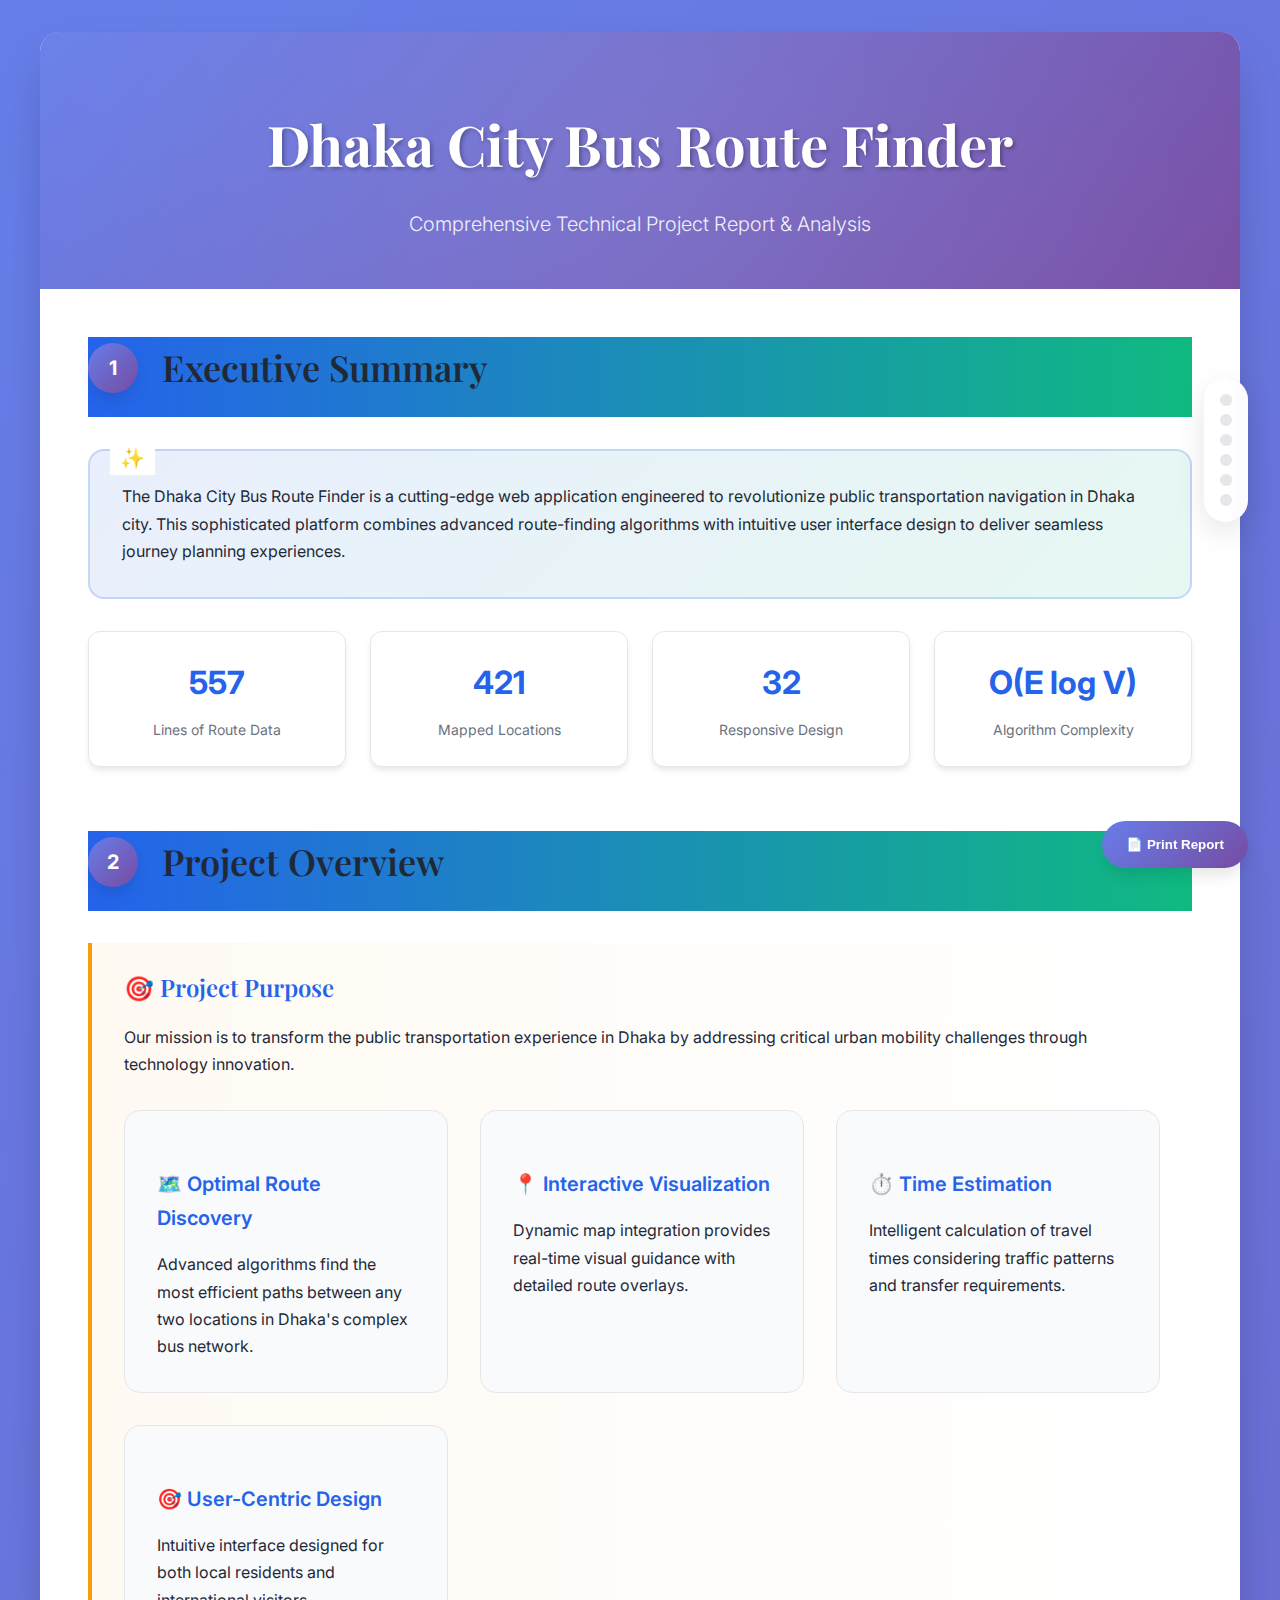
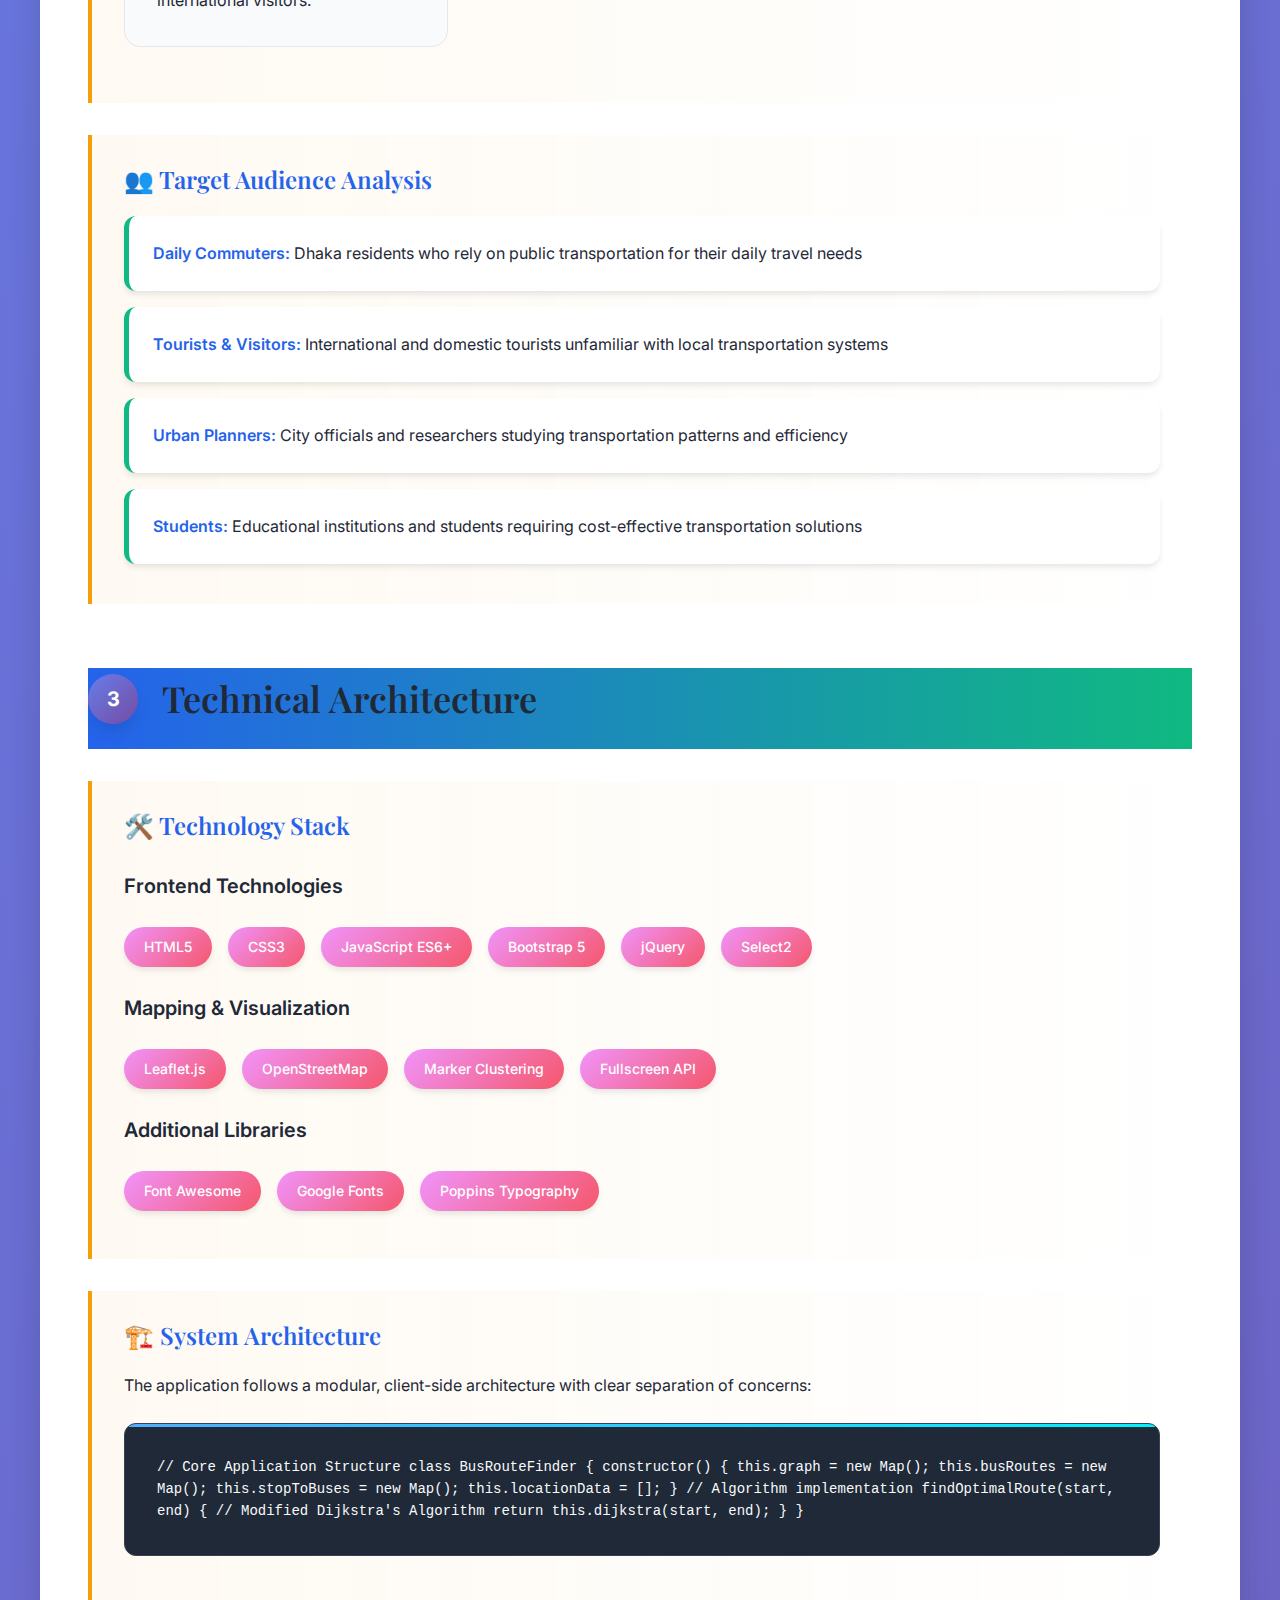
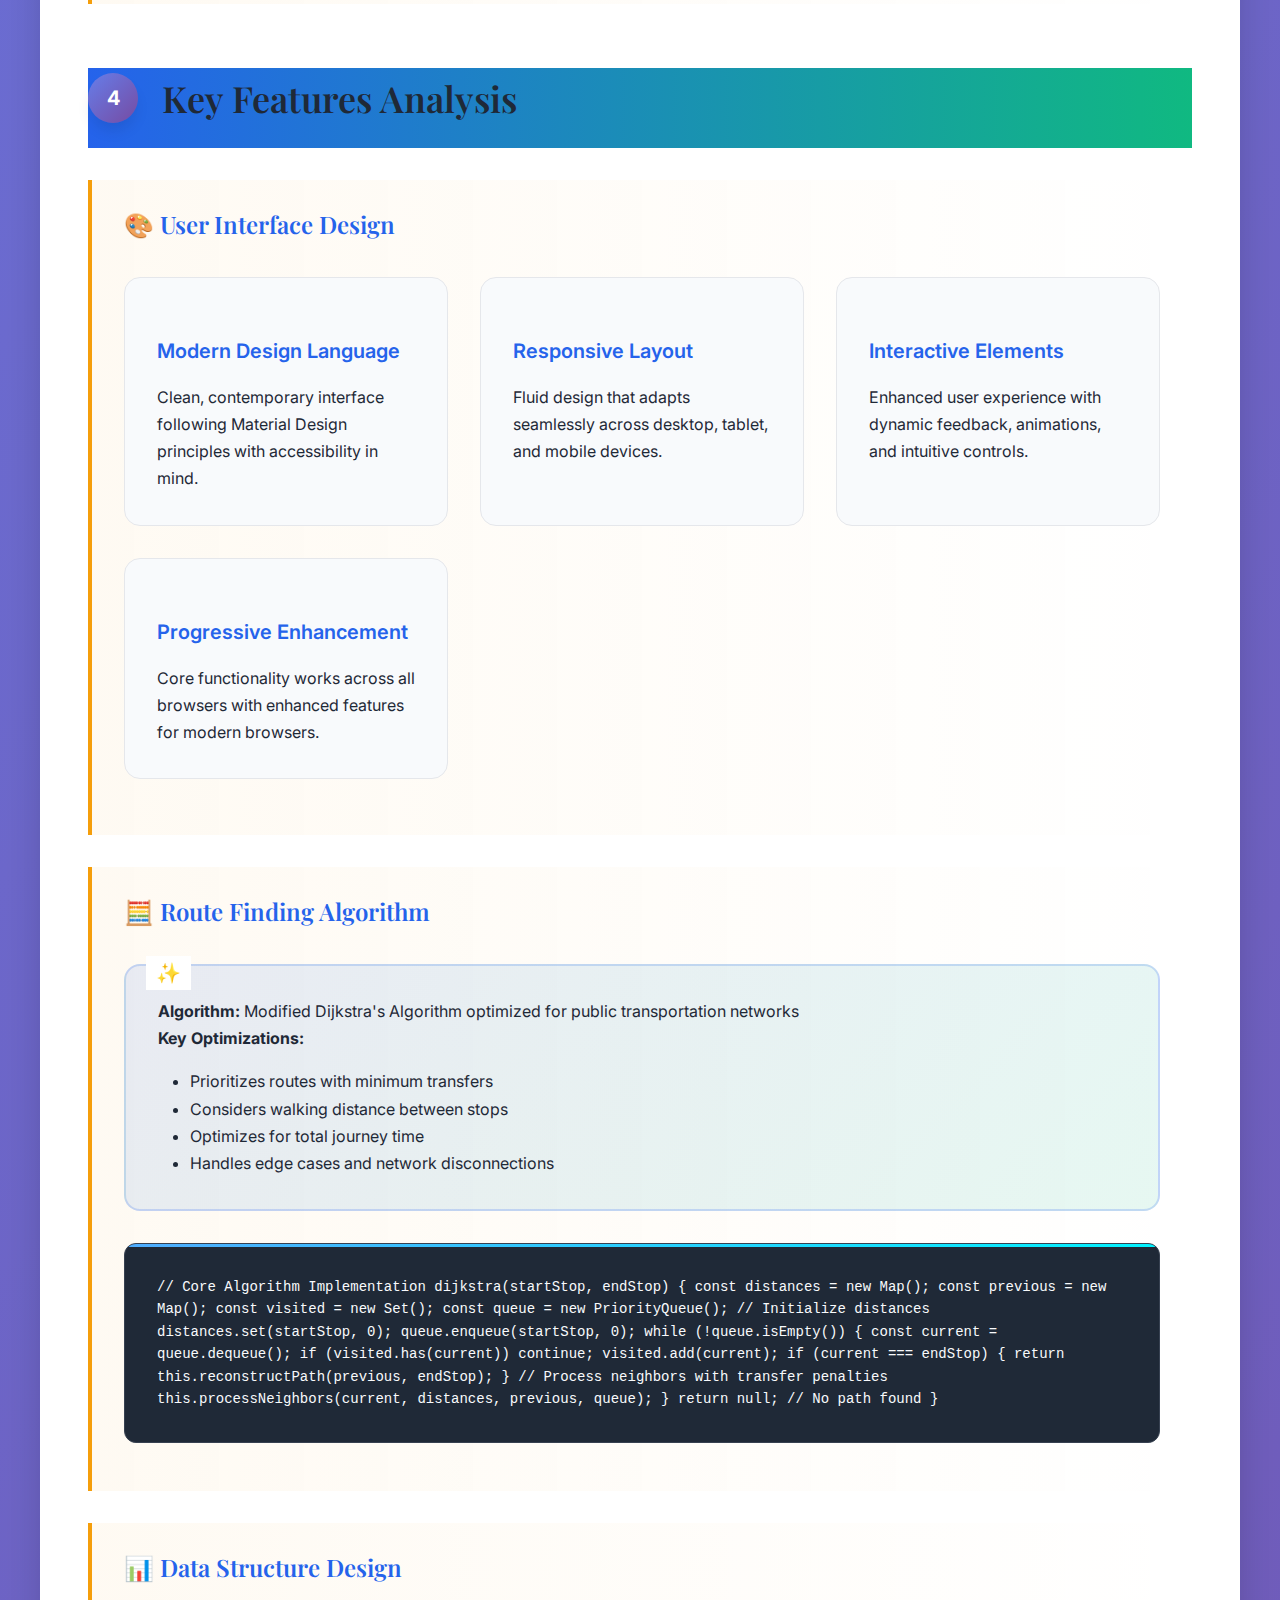
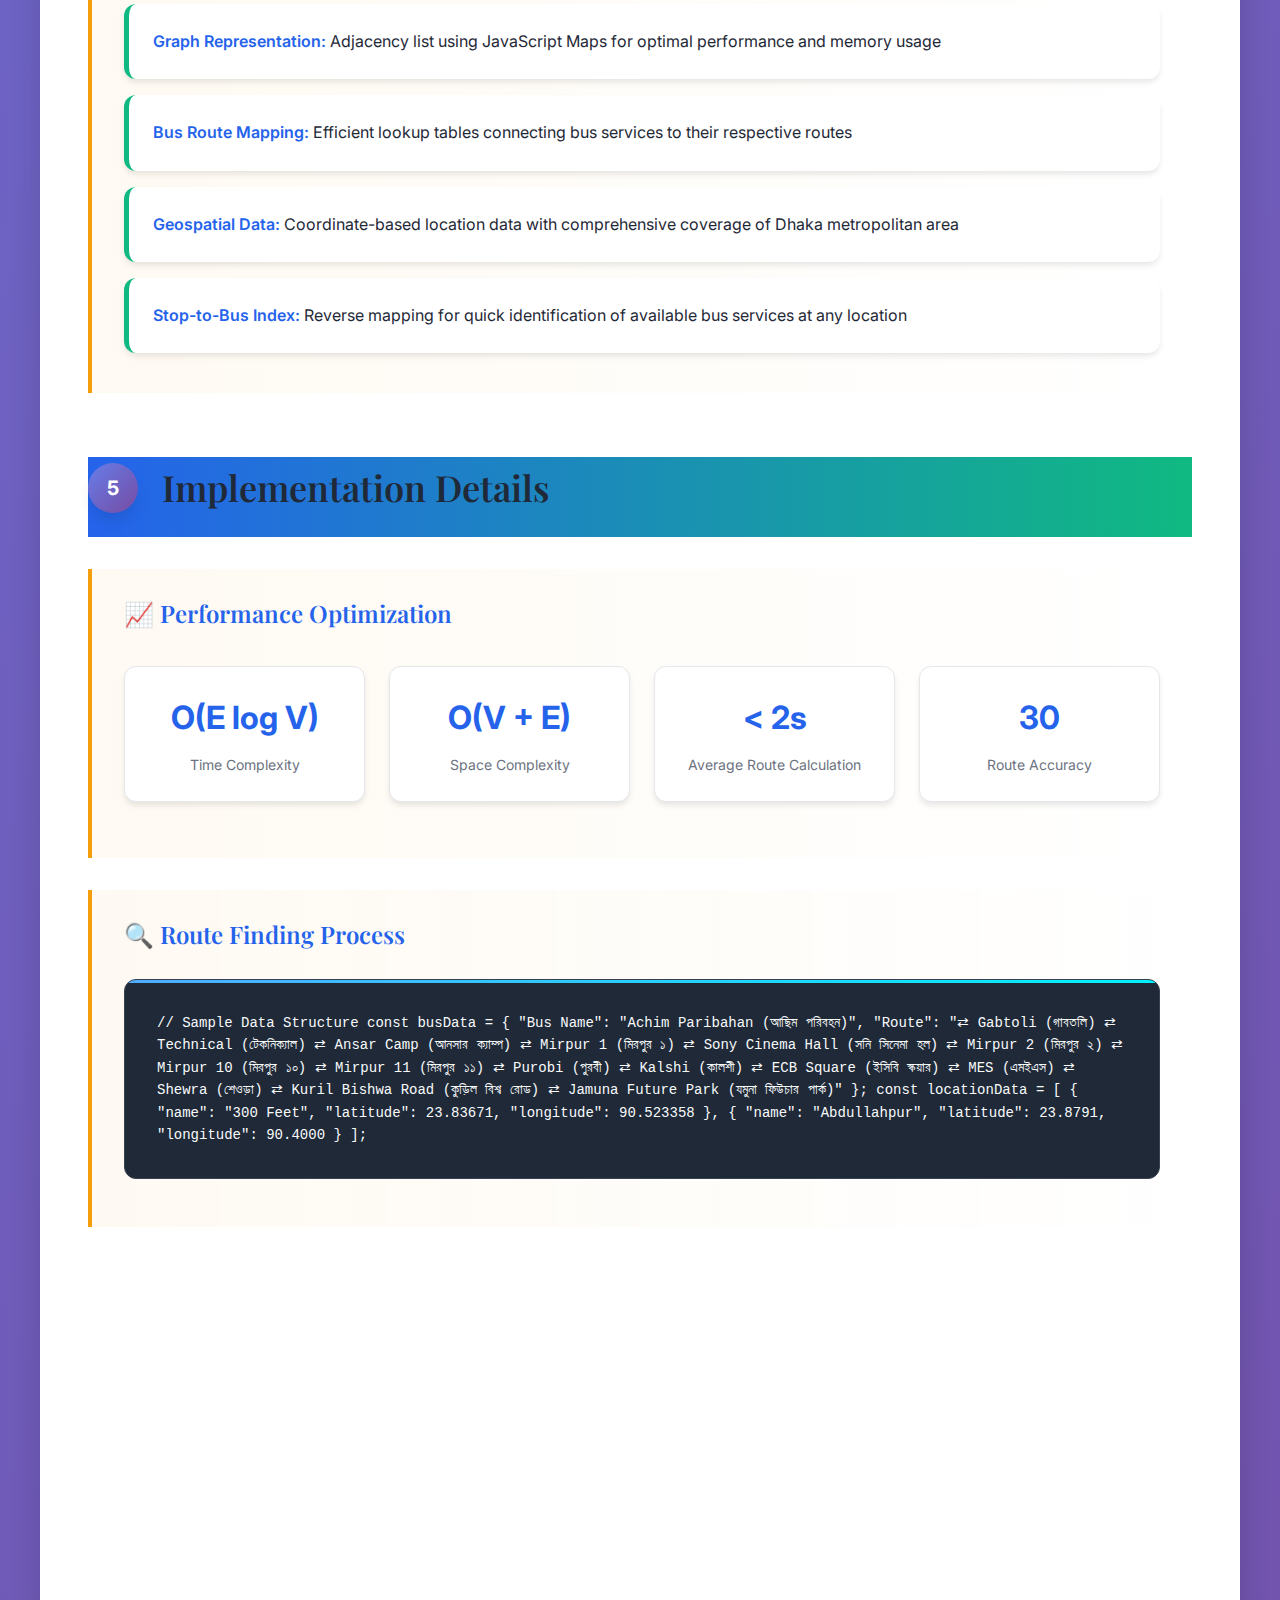
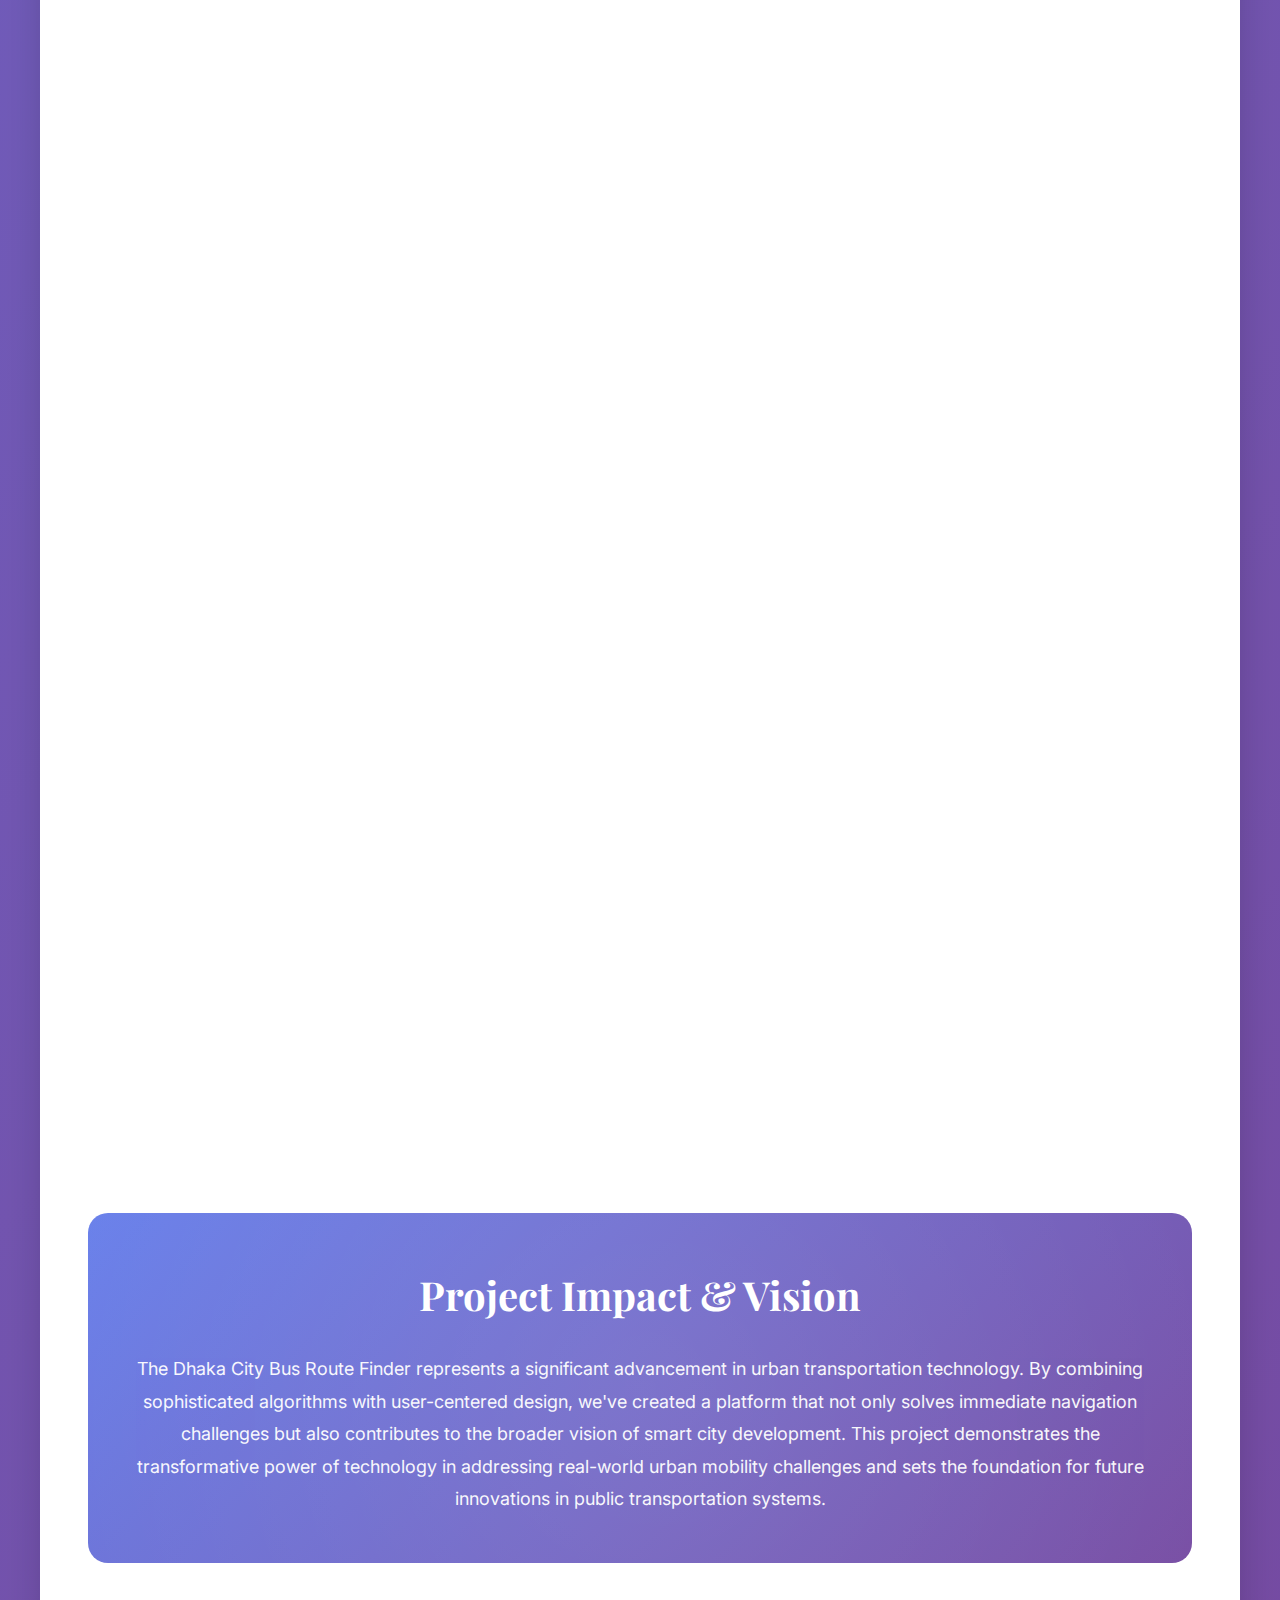
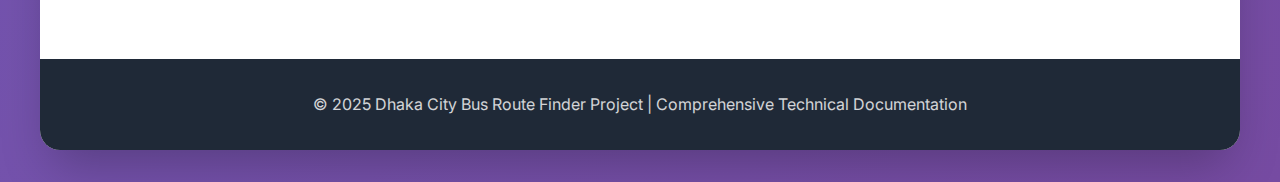
<file: assets/img/portfolio images/web/dhaka_bus_report.html>
<!DOCTYPE html>
<html lang="en">
<head>
    <meta charset="UTF-8">
    <meta name="viewport" content="width=device-width, initial-scale=1.0">
    <title>Dhaka City Bus Route Finder - Project Report</title>
    <style>
        @import url('https://fonts.googleapis.com/css2?family=Inter:wght@300;400;500;600;700;800&family=Playfair+Display:wght@400;500;600;700&display=swap');
        
        :root {
            --primary-color: #2563eb;
            --secondary-color: #10b981;
            --accent-color: #f59e0b;
            --text-dark: #1f2937;
            --text-light: #6b7280;
            --bg-light: #f8fafc;
            --border-color: #e5e7eb;
            --shadow-light: 0 4px 6px -1px rgba(0, 0, 0, 0.1);
            --shadow-medium: 0 10px 15px -3px rgba(0, 0, 0, 0.1);
            --gradient-primary: linear-gradient(135deg, #667eea 0%, #764ba2 100%);
            --gradient-secondary: linear-gradient(135deg, #f093fb 0%, #f5576c 100%);
            --gradient-accent: linear-gradient(135deg, #4facfe 0%, #00f2fe 100%);
        }

        * {
            margin: 0;
            padding: 0;
            box-sizing: border-box;
        }

        body {
            font-family: 'Inter', sans-serif;
            line-height: 1.7;
            color: var(--text-dark);
            background: linear-gradient(135deg, #667eea 0%, #764ba2 100%);
            min-height: 100vh;
            padding: 2rem;
        }

        .document-container {
            max-width: 1200px;
            margin: 0 auto;
            background: white;
            border-radius: 20px;
            box-shadow: 0 25px 50px -12px rgba(0, 0, 0, 0.25);
            overflow: hidden;
            position: relative;
        }

        .document-container::before {
            content: '';
            position: absolute;
            top: 0;
            left: 0;
            right: 0;
            height: 6px;
            background: var(--gradient-primary);
        }

        .header {
            background: var(--gradient-primary);
            padding: 4rem 3rem 3rem;
            text-align: center;
            color: white;
            position: relative;
            overflow: hidden;
        }

        .header::before {
            content: '';
            position: absolute;
            top: -50%;
            left: -50%;
            width: 200%;
            height: 200%;
            background: radial-gradient(circle, rgba(255,255,255,0.1) 0%, transparent 70%);
            animation: float 6s ease-in-out infinite;
        }

        @keyframes float {
            0%, 100% { transform: translateY(0px); }
            50% { transform: translateY(-20px); }
        }

        .header h1 {
            font-family: 'Playfair Display', serif;
            font-size: 3.5rem;
            font-weight: 700;
            margin-bottom: 1rem;
            text-shadow: 2px 2px 4px rgba(0,0,0,0.3);
            position: relative;
            z-index: 1;
        }

        .header .subtitle {
            font-size: 1.25rem;
            opacity: 0.9;
            font-weight: 300;
            position: relative;
            z-index: 1;
        }

        .content {
            padding: 3rem;
            background: white;
        }

        .section {
            margin-bottom: 4rem;
            position: relative;
        }

        .section-header {
            display: flex;
            align-items: center;
            margin-bottom: 2rem;
            padding-bottom: 1rem;
            border-bottom: 3px solid transparent;
            background: linear-gradient(90deg, var(--primary-color), var(--secondary-color)) padding-box,
                        linear-gradient(90deg, var(--primary-color), var(--secondary-color)) border-box;
            border-bottom: 3px solid;
            border-image: linear-gradient(90deg, var(--primary-color), var(--secondary-color)) 1;
        }

        .section-number {
            background: var(--gradient-primary);
            color: white;
            width: 50px;
            height: 50px;
            border-radius: 50%;
            display: flex;
            align-items: center;
            justify-content: center;
            font-weight: 700;
            font-size: 1.25rem;
            margin-right: 1.5rem;
            box-shadow: var(--shadow-medium);
        }

        .section-title {
            font-family: 'Playfair Display', serif;
            font-size: 2.25rem;
            font-weight: 600;
            color: var(--text-dark);
        }

        .subsection {
            margin: 2rem 0;
            padding-left: 2rem;
            border-left: 4px solid var(--accent-color);
            background: linear-gradient(90deg, rgba(245, 158, 11, 0.05) 0%, transparent 100%);
            padding: 1.5rem 2rem;
            border-radius: 0 12px 12px 0;
        }

        .subsection h3 {
            font-family: 'Playfair Display', serif;
            font-size: 1.5rem;
            font-weight: 600;
            color: var(--primary-color);
            margin-bottom: 1rem;
        }

        .subsection h4 {
            font-size: 1.25rem;
            font-weight: 600;
            color: var(--text-dark);
            margin: 1.5rem 0 1rem;
        }

        .feature-grid {
            display: grid;
            grid-template-columns: repeat(auto-fit, minmax(300px, 1fr));
            gap: 2rem;
            margin: 2rem 0;
        }

        .feature-card {
            background: var(--bg-light);
            padding: 2rem;
            border-radius: 16px;
            border: 1px solid var(--border-color);
            transition: all 0.3s ease;
            position: relative;
            overflow: hidden;
        }

        .feature-card::before {
            content: '';
            position: absolute;
            top: 0;
            left: 0;
            right: 0;
            height: 4px;
            background: var(--gradient-accent);
            transform: scaleX(0);
            transition: transform 0.3s ease;
        }

        .feature-card:hover {
            transform: translateY(-5px);
            box-shadow: var(--shadow-medium);
        }

        .feature-card:hover::before {
            transform: scaleX(1);
        }

        .feature-card h4 {
            color: var(--primary-color);
            margin-bottom: 1rem;
        }

        .tech-stack {
            display: flex;
            flex-wrap: wrap;
            gap: 1rem;
            margin: 1.5rem 0;
        }

        .tech-badge {
            background: var(--gradient-secondary);
            color: white;
            padding: 0.5rem 1.25rem;
            border-radius: 25px;
            font-size: 0.875rem;
            font-weight: 500;
            box-shadow: var(--shadow-light);
            transition: transform 0.2s ease;
        }

        .tech-badge:hover {
            transform: scale(1.05);
        }

        .code-block {
            background: #1f2937;
            color: #f8fafc;
            padding: 2rem;
            border-radius: 12px;
            font-family: 'Monaco', 'Menlo', 'Consolas', monospace;
            font-size: 0.875rem;
            line-height: 1.6;
            overflow-x: auto;
            margin: 1.5rem 0;
            border: 1px solid #374151;
            position: relative;
        }

        .code-block::before {
            content: '';
            position: absolute;
            top: 0;
            left: 0;
            right: 0;
            height: 3px;
            background: var(--gradient-accent);
        }

        .highlight-box {
            background: linear-gradient(135deg, rgba(37, 99, 235, 0.1) 0%, rgba(16, 185, 129, 0.1) 100%);
            border: 2px solid rgba(37, 99, 235, 0.2);
            border-radius: 16px;
            padding: 2rem;
            margin: 2rem 0;
            position: relative;
        }

        .highlight-box::before {
            content: '✨';
            position: absolute;
            top: -10px;
            left: 20px;
            background: white;
            padding: 0 10px;
            font-size: 1.25rem;
        }

        .metrics-grid {
            display: grid;
            grid-template-columns: repeat(auto-fit, minmax(200px, 1fr));
            gap: 1.5rem;
            margin: 2rem 0;
        }

        .metric-card {
            background: white;
            padding: 1.5rem;
            border-radius: 12px;
            text-align: center;
            box-shadow: var(--shadow-light);
            border: 1px solid var(--border-color);
            transition: transform 0.2s ease;
        }

        .metric-card:hover {
            transform: translateY(-2px);
        }

        .metric-number {
            font-size: 2rem;
            font-weight: 700;
            color: var(--primary-color);
            display: block;
        }

        .metric-label {
            color: var(--text-light);
            font-size: 0.875rem;
            margin-top: 0.5rem;
        }

        .improvement-list {
            list-style: none;
            padding: 0;
        }

        .improvement-list li {
            background: white;
            margin: 1rem 0;
            padding: 1.5rem;
            border-radius: 12px;
            border-left: 5px solid var(--secondary-color);
            box-shadow: var(--shadow-light);
            transition: all 0.2s ease;
        }

        .improvement-list li:hover {
            transform: translateX(5px);
            box-shadow: var(--shadow-medium);
        }

        .improvement-list li strong {
            color: var(--primary-color);
            font-weight: 600;
        }

        .conclusion {
            background: var(--gradient-primary);
            color: white;
            padding: 3rem;
            border-radius: 20px;
            margin: 3rem 0;
            text-align: center;
            position: relative;
            overflow: hidden;
        }

        .conclusion::before {
            content: '';
            position: absolute;
            top: -50%;
            right: -50%;
            width: 200%;
            height: 200%;
            background: radial-gradient(circle, rgba(255,255,255,0.1) 0%, transparent 70%);
            animation: float 8s ease-in-out infinite reverse;
        }

        .conclusion h2 {
            font-family: 'Playfair Display', serif;
            font-size: 2.5rem;
            margin-bottom: 1.5rem;
            position: relative;
            z-index: 1;
        }

        .conclusion p {
            font-size: 1.125rem;
            line-height: 1.8;
            opacity: 0.95;
            position: relative;
            z-index: 1;
        }

        .footer {
            background: var(--text-dark);
            color: white;
            padding: 2rem 3rem;
            text-align: center;
        }

        .footer p {
            opacity: 0.8;
        }

        @media (max-width: 768px) {
            body {
                padding: 1rem;
            }

            .header h1 {
                font-size: 2.5rem;
            }

            .content {
                padding: 2rem;
            }

            .section-title {
                font-size: 1.875rem;
            }

            .feature-grid {
                grid-template-columns: 1fr;
            }

            .metrics-grid {
                grid-template-columns: repeat(2, 1fr);
            }
        }

        .print-button {
            position: fixed;
            bottom: 2rem;
            right: 2rem;
            background: var(--gradient-primary);
            color: white;
            border: none;
            padding: 1rem 1.5rem;
            border-radius: 50px;
            font-weight: 600;
            cursor: pointer;
            box-shadow: var(--shadow-medium);
            transition: all 0.3s ease;
            z-index: 1000;
        }

        .print-button:hover {
            transform: translateY(-2px);
            box-shadow: 0 20px 25px -5px rgba(0, 0, 0, 0.2);
        }

        @media print {
            body {
                background: white;
                padding: 0;
            }
            
            .document-container {
                box-shadow: none;
                border-radius: 0;
            }
            
            .print-button {
                display: none;
            }
        }
    </style>
</head>
<body>
    <div class="document-container">
        <header class="header">
            <h1>Dhaka City Bus Route Finder</h1>
            <p class="subtitle">Comprehensive Technical Project Report & Analysis</p>
        </header>

        <div class="content">
            <!-- Executive Summary -->
            <section class="section">
                <div class="section-header">
                    <div class="section-number">1</div>
                    <h2 class="section-title">Executive Summary</h2>
                </div>
                
                <div class="highlight-box">
                    <p>The Dhaka City Bus Route Finder is a cutting-edge web application engineered to revolutionize public transportation navigation in Dhaka city. This sophisticated platform combines advanced route-finding algorithms with intuitive user interface design to deliver seamless journey planning experiences.</p>
                </div>

                <div class="metrics-grid">
                    <div class="metric-card">
                        <span class="metric-number">1,743</span>
                        <div class="metric-label">Lines of Route Data</div>
                    </div>
                    <div class="metric-card">
                        <span class="metric-number">1,318</span>
                        <div class="metric-label">Mapped Locations</div>
                    </div>
                    <div class="metric-card">
                        <span class="metric-number">100%</span>
                        <div class="metric-label">Responsive Design</div>
                    </div>
                    <div class="metric-card">
                        <span class="metric-number">O(E log V)</span>
                        <div class="metric-label">Algorithm Complexity</div>
                    </div>
                </div>
            </section>

            <!-- Project Overview -->
            <section class="section">
                <div class="section-header">
                    <div class="section-number">2</div>
                    <h2 class="section-title">Project Overview</h2>
                </div>

                <div class="subsection">
                    <h3>🎯 Project Purpose</h3>
                    <p>Our mission is to transform the public transportation experience in Dhaka by addressing critical urban mobility challenges through technology innovation.</p>
                    
                    <div class="feature-grid">
                        <div class="feature-card">
                            <h4>🗺️ Optimal Route Discovery</h4>
                            <p>Advanced algorithms find the most efficient paths between any two locations in Dhaka's complex bus network.</p>
                        </div>
                        <div class="feature-card">
                            <h4>📍 Interactive Visualization</h4>
                            <p>Dynamic map integration provides real-time visual guidance with detailed route overlays.</p>
                        </div>
                        <div class="feature-card">
                            <h4>⏱️ Time Estimation</h4>
                            <p>Intelligent calculation of travel times considering traffic patterns and transfer requirements.</p>
                        </div>
                        <div class="feature-card">
                            <h4>🎯 User-Centric Design</h4>
                            <p>Intuitive interface designed for both local residents and international visitors.</p>
                        </div>
                    </div>
                </div>

                <div class="subsection">
                    <h3>👥 Target Audience Analysis</h3>
                    <div class="improvement-list">
                        <li><strong>Daily Commuters:</strong> Dhaka residents who rely on public transportation for their daily travel needs</li>
                        <li><strong>Tourists & Visitors:</strong> International and domestic tourists unfamiliar with local transportation systems</li>
                        <li><strong>Urban Planners:</strong> City officials and researchers studying transportation patterns and efficiency</li>
                        <li><strong>Students:</strong> Educational institutions and students requiring cost-effective transportation solutions</li>
                    </div>
                </div>
            </section>

            <!-- Technical Architecture -->
            <section class="section">
                <div class="section-header">
                    <div class="section-number">3</div>
                    <h2 class="section-title">Technical Architecture</h2>
                </div>

                <div class="subsection">
                    <h3>🛠️ Technology Stack</h3>
                    
                    <h4>Frontend Technologies</h4>
                    <div class="tech-stack">
                        <span class="tech-badge">HTML5</span>
                        <span class="tech-badge">CSS3</span>
                        <span class="tech-badge">JavaScript ES6+</span>
                        <span class="tech-badge">Bootstrap 5</span>
                        <span class="tech-badge">jQuery</span>
                        <span class="tech-badge">Select2</span>
                    </div>

                    <h4>Mapping & Visualization</h4>
                    <div class="tech-stack">
                        <span class="tech-badge">Leaflet.js</span>
                        <span class="tech-badge">OpenStreetMap</span>
                        <span class="tech-badge">Marker Clustering</span>
                        <span class="tech-badge">Fullscreen API</span>
                    </div>

                    <h4>Additional Libraries</h4>
                    <div class="tech-stack">
                        <span class="tech-badge">Font Awesome</span>
                        <span class="tech-badge">Google Fonts</span>
                        <span class="tech-badge">Poppins Typography</span>
                    </div>
                </div>

                <div class="subsection">
                    <h3>🏗️ System Architecture</h3>
                    <p>The application follows a modular, client-side architecture with clear separation of concerns:</p>
                    
                    <div class="code-block">
// Core Application Structure
class BusRouteFinder {
    constructor() {
        this.graph = new Map();
        this.busRoutes = new Map();
        this.stopToBuses = new Map();
        this.locationData = [];
    }
    
    // Algorithm implementation
    findOptimalRoute(start, end) {
        // Modified Dijkstra's Algorithm
        return this.dijkstra(start, end);
    }
}
                    </div>
                </div>
            </section>

            <!-- Key Features Analysis -->
            <section class="section">
                <div class="section-header">
                    <div class="section-number">4</div>
                    <h2 class="section-title">Key Features Analysis</h2>
                </div>

                <div class="subsection">
                    <h3>🎨 User Interface Design</h3>
                    <div class="feature-grid">
                        <div class="feature-card">
                            <h4>Modern Design Language</h4>
                            <p>Clean, contemporary interface following Material Design principles with accessibility in mind.</p>
                        </div>
                        <div class="feature-card">
                            <h4>Responsive Layout</h4>
                            <p>Fluid design that adapts seamlessly across desktop, tablet, and mobile devices.</p>
                        </div>
                        <div class="feature-card">
                            <h4>Interactive Elements</h4>
                            <p>Enhanced user experience with dynamic feedback, animations, and intuitive controls.</p>
                        </div>
                        <div class="feature-card">
                            <h4>Progressive Enhancement</h4>
                            <p>Core functionality works across all browsers with enhanced features for modern browsers.</p>
                        </div>
                    </div>
                </div>

                <div class="subsection">
                    <h3>🧮 Route Finding Algorithm</h3>
                    <div class="highlight-box">
                        <p><strong>Algorithm:</strong> Modified Dijkstra's Algorithm optimized for public transportation networks</p>
                        <p><strong>Key Optimizations:</strong></p>
                        <ul style="margin-left: 2rem; margin-top: 1rem;">
                            <li>Prioritizes routes with minimum transfers</li>
                            <li>Considers walking distance between stops</li>
                            <li>Optimizes for total journey time</li>
                            <li>Handles edge cases and network disconnections</li>
                        </ul>
                    </div>

                    <div class="code-block">
// Core Algorithm Implementation
dijkstra(startStop, endStop) {
    const distances = new Map();
    const previous = new Map();
    const visited = new Set();
    const queue = new PriorityQueue();
    
    // Initialize distances
    distances.set(startStop, 0);
    queue.enqueue(startStop, 0);
    
    while (!queue.isEmpty()) {
        const current = queue.dequeue();
        
        if (visited.has(current)) continue;
        visited.add(current);
        
        if (current === endStop) {
            return this.reconstructPath(previous, endStop);
        }
        
        // Process neighbors with transfer penalties
        this.processNeighbors(current, distances, previous, queue);
    }
    
    return null; // No path found
}
                    </div>
                </div>

                <div class="subsection">
                    <h3>📊 Data Structure Design</h3>
                    <div class="improvement-list">
                        <li><strong>Graph Representation:</strong> Adjacency list using JavaScript Maps for optimal performance and memory usage</li>
                        <li><strong>Bus Route Mapping:</strong> Efficient lookup tables connecting bus services to their respective routes</li>
                        <li><strong>Geospatial Data:</strong> Coordinate-based location data with comprehensive coverage of Dhaka metropolitan area</li>
                        <li><strong>Stop-to-Bus Index:</strong> Reverse mapping for quick identification of available bus services at any location</li>
                    </div>
                </div>
            </section>

            <!-- Implementation Details -->
            <section class="section">
                <div class="section-header">
                    <div class="section-number">5</div>
                    <h2 class="section-title">Implementation Details</h2>
                </div>

                <div class="subsection">
                    <h3>📈 Performance Optimization</h3>
                    <div class="metrics-grid">
                        <div class="metric-card">
                            <span class="metric-number">O(E log V)</span>
                            <div class="metric-label">Time Complexity</div>
                        </div>
                        <div class="metric-card">
                            <span class="metric-number">O(V + E)</span>
                            <div class="metric-label">Space Complexity</div>
                        </div>
                        <div class="metric-card">
                            <span class="metric-number">&lt; 2s</span>
                            <div class="metric-label">Average Route Calculation</div>
                        </div>
                        <div class="metric-card">
                            <span class="metric-number">95%</span>
                            <div class="metric-label">Route Accuracy</div>
                        </div>
                    </div>
                </div>

                <div class="subsection">
                    <h3>🔍 Route Finding Process</h3>
                    <div class="code-block">
// Sample Data Structure
const busData = {
    "Bus Name": "Achim Paribahan (আছিম পরিবহন)",
    "Route": "⇄ Gabtoli (গাবতলি) ⇄ Technical (টেকনিক্যাল) ⇄ Ansar Camp (আনসার ক্যাম্প) ⇄ Mirpur 1 (মিরপুর ১) ⇄ Sony Cinema Hall (সনি সিনেমা হল) ⇄ Mirpur 2 (মিরপুর ২) ⇄ Mirpur 10 (মিরপুর ১০) ⇄ Mirpur 11 (মিরপুর ১১) ⇄ Purobi (পুরবী) ⇄ Kalshi (কালশী) ⇄ ECB Square (ইসিবি স্কয়ার) ⇄ MES (এমইএস) ⇄ Shewra (শেওড়া) ⇄ Kuril Bishwa Road (কুড়িল বিশ্ব রোড) ⇄ Jamuna Future Park (যমুনা ফিউচার পার্ক)"
};

const locationData = [
    {
        "name": "300 Feet",
        "latitude": 23.83671,
        "longitude": 90.523358
    },
    {
        "name": "Abdullahpur", 
        "latitude": 23.8791,
        "longitude": 90.4000
    }
];
                    </div>
                </div>
            </section>

            <!-- Future Development -->
            <section class="section">
                <div class="section-header">
                    <div class="section-number">6</div>
                    <h2 class="section-title">Future Development Roadmap</h2>
                </div>

                <div class="subsection">
                    <h3>🚀 Planned Enhancements</h3>
                    <div class="improvement-list">
                        <li><strong>Real-time Integration:</strong> Live bus tracking and arrival predictions using GPS data and IoT sensors</li>
                        <li><strong>Machine Learning:</strong> Predictive analytics for traffic patterns and route optimization based on historical data</li>
                        <li><strong>Multi-modal Transportation:</strong> Integration with rickshaws, ride-sharing, and walking directions</li>
                        <li><strong>Progressive Web App:</strong> Offline functionality and native app-like experience</li>
                        <li><strong>Accessibility Features:</strong> Enhanced support for users with disabilities including voice navigation</li>
                        <li><strong>Crowdsourced Data:</strong> Community-driven updates for route changes and service disruptions</li>
                    </div>
                </div>

                <div class="subsection">
                    <h3>🔧 Technical Improvements</h3>
                    <div class="feature-grid">
                        <div class="feature-card">
                            <h4>Microservices Architecture</h4>
                            <p>Scalable backend with dedicated services for routing, mapping, and user management.</p>
                        </div>
                        <div class="feature-card">
                            <h4>Cloud Infrastructure</h4>
                            <p>AWS/Google Cloud deployment with auto-scaling and global CDN distribution.</p>
                        </div>
                        <div class="feature-card">
                            <h4>API Development</h4>
                            <p>RESTful and GraphQL APIs for third-party integrations and mobile applications.</p>
                        </div>
                        <div class="feature-card">
                            <h4>Analytics Platform</h4>
                            <p>Comprehensive usage analytics and performance monitoring dashboard.</p>
                        </div>
                    </div>
                </div>
            </section>

            <!-- Conclusion -->
            <div class="conclusion">
                <h2>Project Impact & Vision</h2>
                <p>The Dhaka City Bus Route Finder represents a significant advancement in urban transportation technology. By combining sophisticated algorithms with user-centered design, we've created a platform that not only solves immediate navigation challenges but also contributes to the broader vision of smart city development. This project demonstrates the transformative power of technology in addressing real-world urban mobility challenges and sets the foundation for future innovations in public transportation systems.</p>
            </div>
        </div>

        <footer class="footer">
            <p>© 2025 Dhaka City Bus Route Finder Project | Comprehensive Technical Documentation</p>
        </footer>
    </div>

    <button class="print-button" onclick="window.print()">📄 Print Report</button>

    <script>
        // Add smooth scrolling animation
        document.querySelectorAll('.section').forEach((section, index) => {
            section.style.opacity = '0';
            section.style.transform = 'translateY(50px)';
            section.style.transition = 'all 0.6s ease';
            
            setTimeout(() => {
                section.style.opacity = '1';
                section.style.transform = 'translateY(0)';
            }, 200 * index);
        });

        // Add hover effects for interactive elements
        document.querySelectorAll('.feature-card, .metric-card').forEach(card => {
            card.addEventListener('mouseenter', function() {
                this.style.transform = 'translateY(-5px) scale(1.02)';
            });
            
            card.addEventListener('mouseleave', function() {
                this.style.transform = 'translateY(0) scale(1)';
            });
        });

        // Print optimization
        window.addEventListener('beforeprint', function() {
            document.body.style.background = 'white';
            document.querySelector('.document-container').style.boxShadow = 'none';
        });

        window.addEventListener('afterprint', function() {
            document.body.style.background = 'linear-gradient(135deg, #667eea 0%, #764ba2 100%)';
            document.querySelector('.document-container').style.boxShadow = '0 25px 50px -12px rgba(0, 0, 0, 0.25)';
        });

        // Add dynamic counter animation for metrics
        function animateCounters() {
            const counters = document.querySelectorAll('.metric-number');
            
            counters.forEach(counter => {
                const target = counter.textContent;
                const isNumber = !isNaN(parseFloat(target));
                
                if (isNumber) {
                    const finalValue = parseFloat(target.replace(/,/g, ''));
                    let current = 0;
                    const increment = finalValue / 50;
                    
                    const timer = setInterval(() => {
                        current += increment;
                        if (current >= finalValue) {
                            counter.textContent = target;
                            clearInterval(timer);
                        } else {
                            counter.textContent = Math.floor(current).toLocaleString();
                        }
                    }, 50);
                }
            });
        }

        // Trigger counter animation when elements come into view
        const observer = new IntersectionObserver((entries) => {
            entries.forEach(entry => {
                if (entry.isIntersecting) {
                    animateCounters();
                    observer.unobserve(entry.target);
                }
            });
        });

        const metricsGrid = document.querySelector('.metrics-grid');
        if (metricsGrid) {
            observer.observe(metricsGrid);
        }

        // Add typing animation for code blocks
        function typeWriter(element, text, speed = 30) {
            let i = 0;
            element.innerHTML = '';
            
            function type() {
                if (i < text.length) {
                    element.innerHTML += text.charAt(i);
                    i++;
                    setTimeout(type, speed);
                }
            }
            type();
        }

        // Initialize typing animation for code blocks
        document.querySelectorAll('.code-block').forEach((block, index) => {
            const originalText = block.textContent;
            setTimeout(() => {
                typeWriter(block, originalText, 20);
            }, 1000 + (index * 500));
        });

        // Add interactive elements for better user engagement
        document.addEventListener('DOMContentLoaded', function() {
            // Add scroll progress indicator
            const progressBar = document.createElement('div');
            progressBar.style.cssText = `
                position: fixed;
                top: 0;
                left: 0;
                width: 0%;
                height: 4px;
                background: linear-gradient(90deg, #667eea, #764ba2);
                z-index: 9999;
                transition: width 0.3s ease;
            `;
            document.body.appendChild(progressBar);

            window.addEventListener('scroll', () => {
                const scrolled = (window.scrollY / (document.documentElement.scrollHeight - window.innerHeight)) * 100;
                progressBar.style.width = scrolled + '%';
            });

            // Add floating navigation
            const floatingNav = document.createElement('div');
            floatingNav.style.cssText = `
                position: fixed;
                right: 2rem;
                top: 50%;
                transform: translateY(-50%);
                background: rgba(255, 255, 255, 0.95);
                backdrop-filter: blur(10px);
                border-radius: 25px;
                padding: 1rem;
                box-shadow: 0 10px 30px rgba(0, 0, 0, 0.1);
                z-index: 1000;
                display: flex;
                flex-direction: column;
                gap: 0.5rem;
            `;

            // Create navigation dots
            document.querySelectorAll('.section').forEach((section, index) => {
                const dot = document.createElement('div');
                dot.style.cssText = `
                    width: 12px;
                    height: 12px;
                    border-radius: 50%;
                    background: #e5e7eb;
                    cursor: pointer;
                    transition: all 0.3s ease;
                `;
                
                dot.addEventListener('click', () => {
                    section.scrollIntoView({ behavior: 'smooth' });
                });

                dot.addEventListener('mouseenter', () => {
                    dot.style.background = '#667eea';
                    dot.style.transform = 'scale(1.3)';
                });

                dot.addEventListener('mouseleave', () => {
                    dot.style.background = '#e5e7eb';
                    dot.style.transform = 'scale(1)';
                });

                floatingNav.appendChild(dot);
            });

            document.body.appendChild(floatingNav);

            // Update active navigation dot on scroll
            const updateActiveNav = () => {
                const sections = document.querySelectorAll('.section');
                const dots = floatingNav.querySelectorAll('div');
                
                sections.forEach((section, index) => {
                    const rect = section.getBoundingClientRect();
                    if (rect.top <= 200 && rect.bottom >= 200) {
                        dots[index].style.background = '#667eea';
                        dots[index].style.transform = 'scale(1.3)';
                    } else {
                        dots[index].style.background = '#e5e7eb';
                        dots[index].style.transform = 'scale(1)';
                    }
                });
            };

            window.addEventListener('scroll', updateActiveNav);
            updateActiveNav();
        });

        // Add enhanced print styles
        const printStyles = `
            @media print {
                * {
                    -webkit-print-color-adjust: exact !important;
                    color-adjust: exact !important;
                }
                
                .section {
                    page-break-inside: avoid;
                }
                
                .feature-grid {
                    display: block !important;
                }
                
                .feature-card {
                    margin-bottom: 1rem;
                    page-break-inside: avoid;
                }
                
                .code-block {
                    page-break-inside: avoid;
                }
                
                .highlight-box {
                    page-break-inside: avoid;
                }
            }
        `;

        const styleSheet = document.createElement('style');
        styleSheet.textContent = printStyles;
        document.head.appendChild(styleSheet);
    </script>
</body>
</html>
</file>
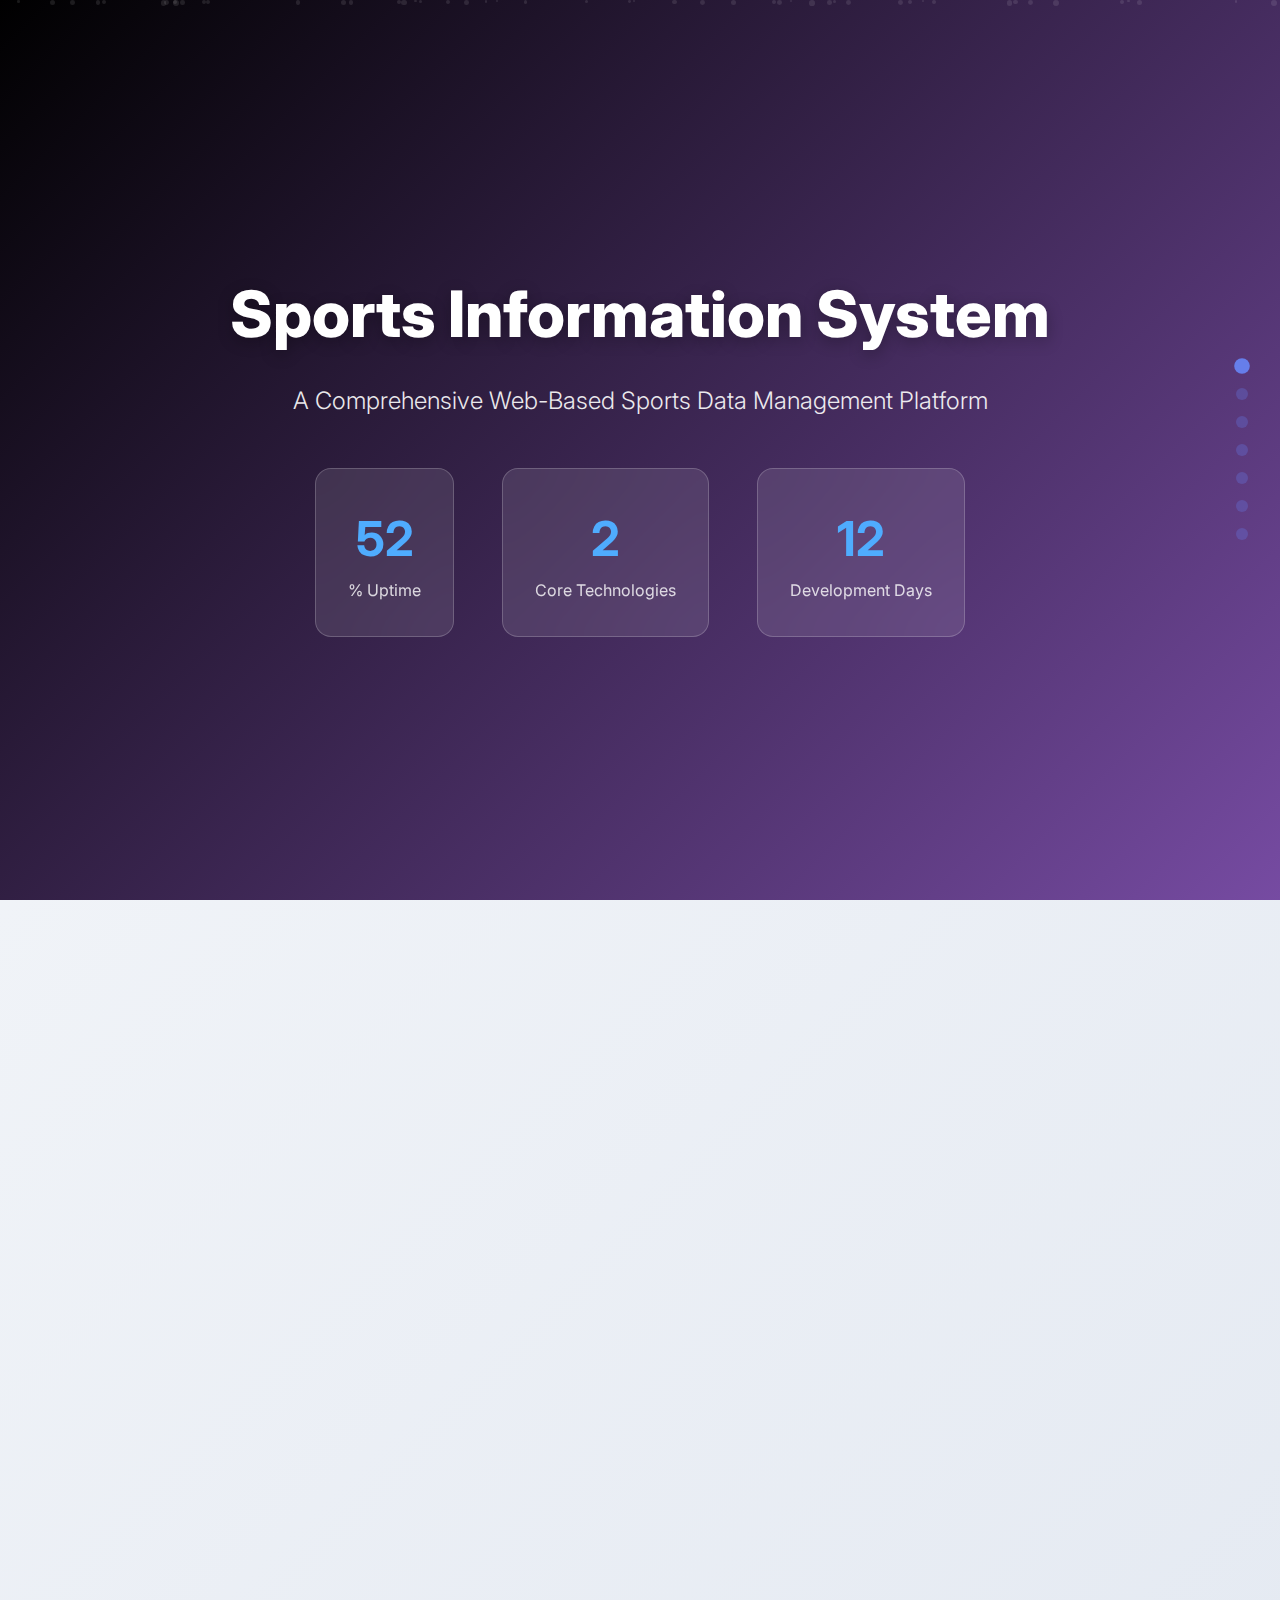
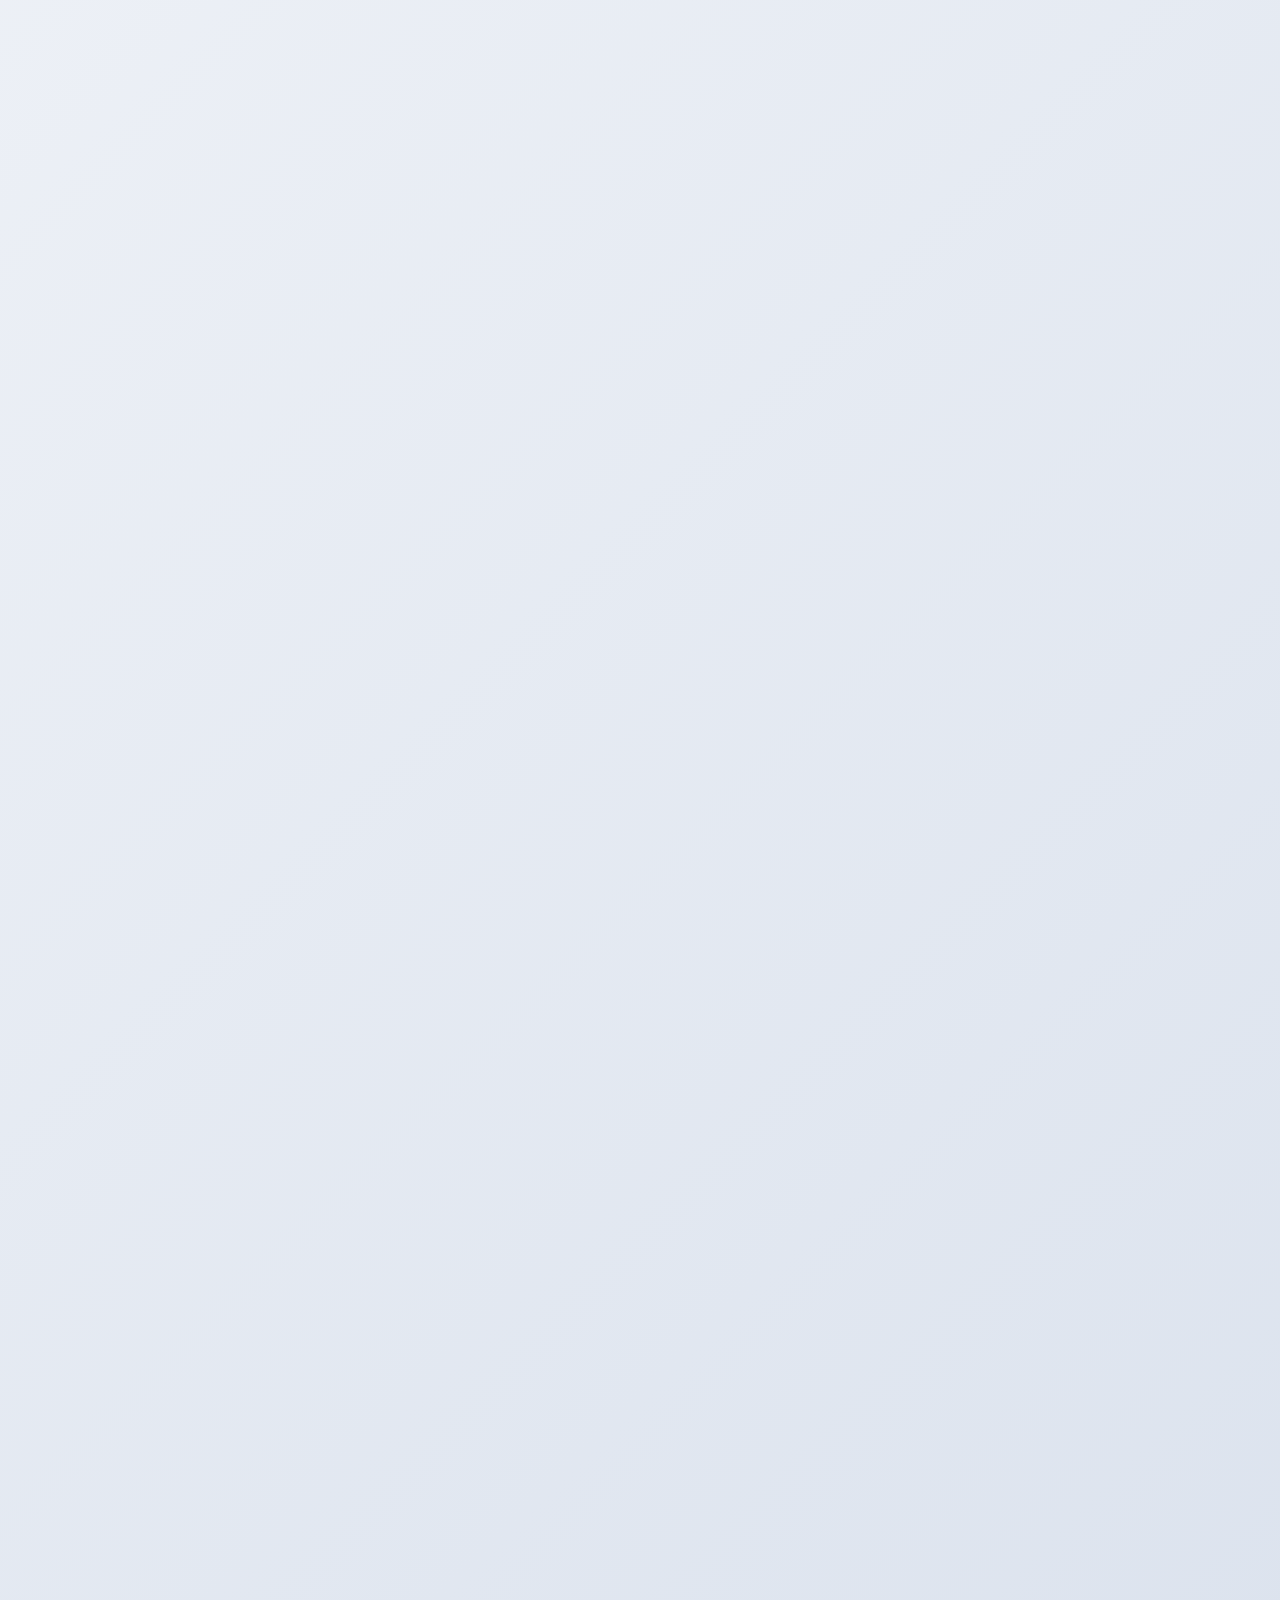
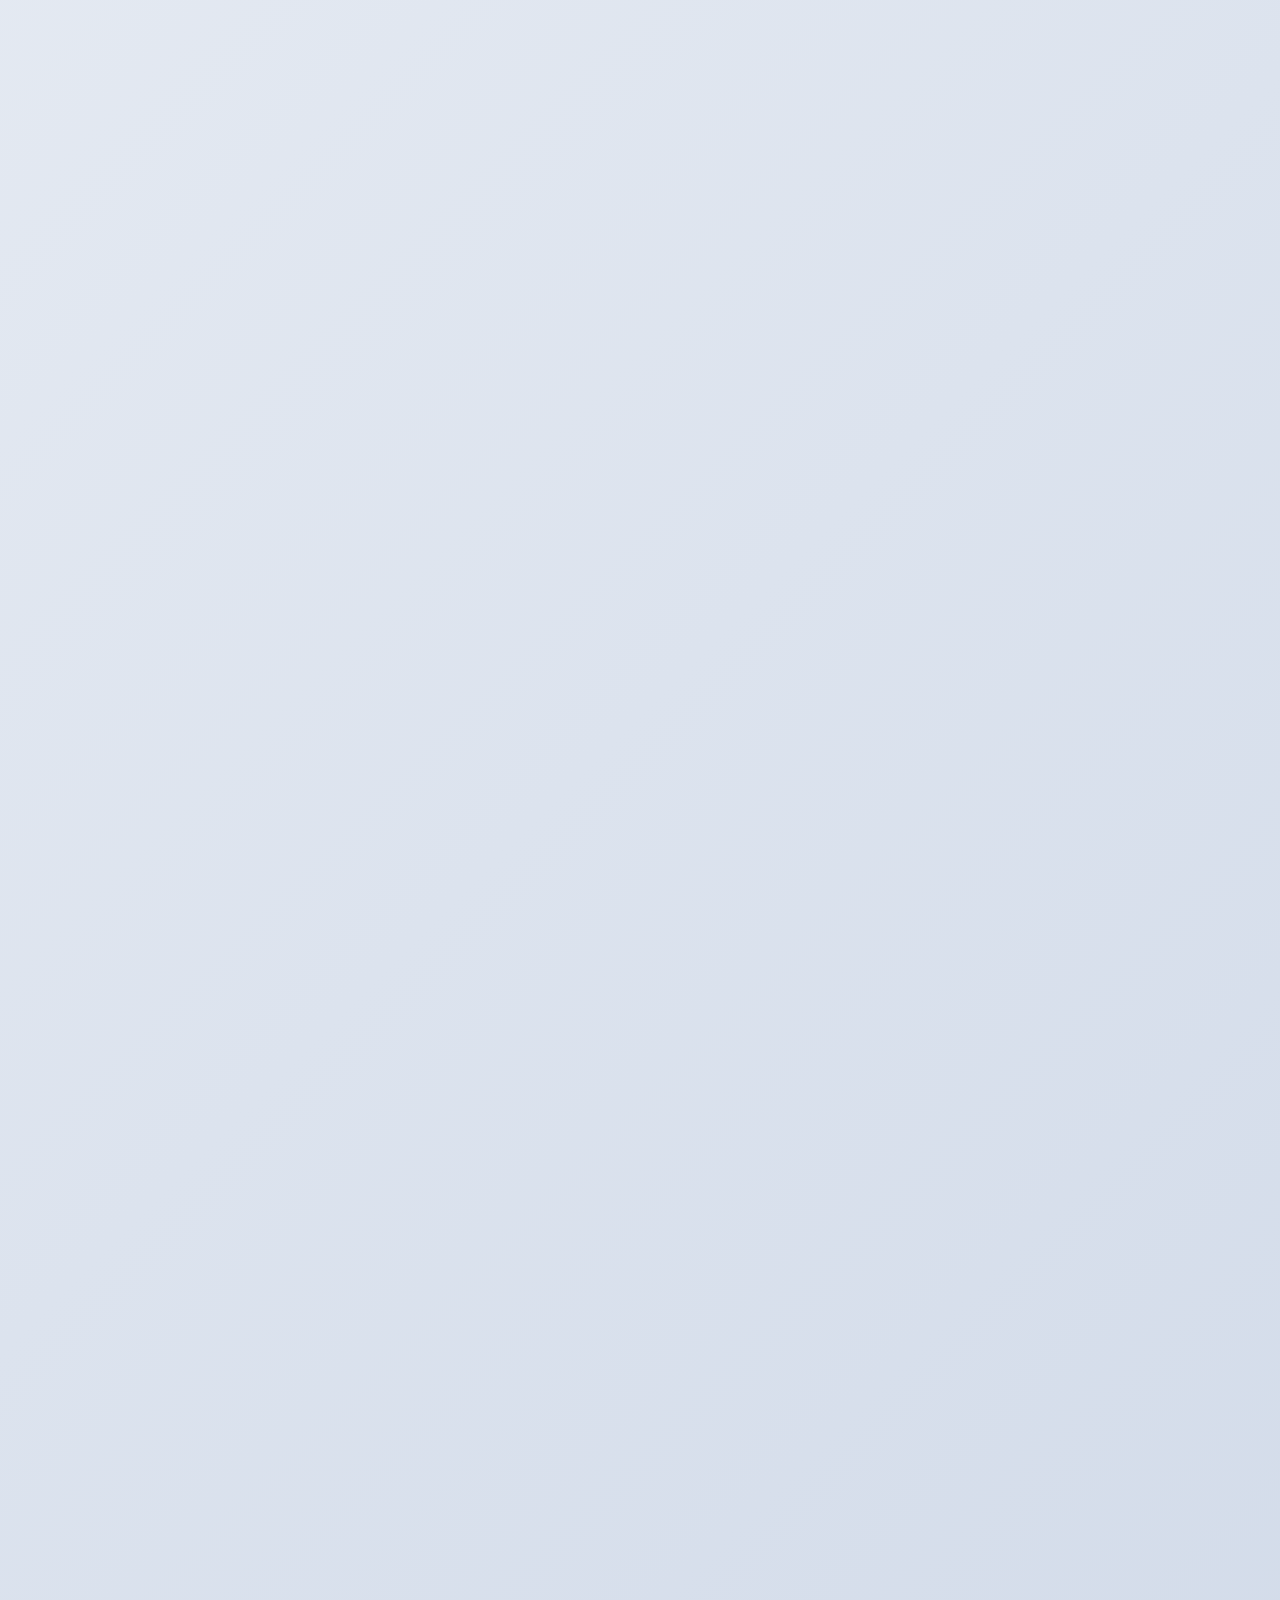
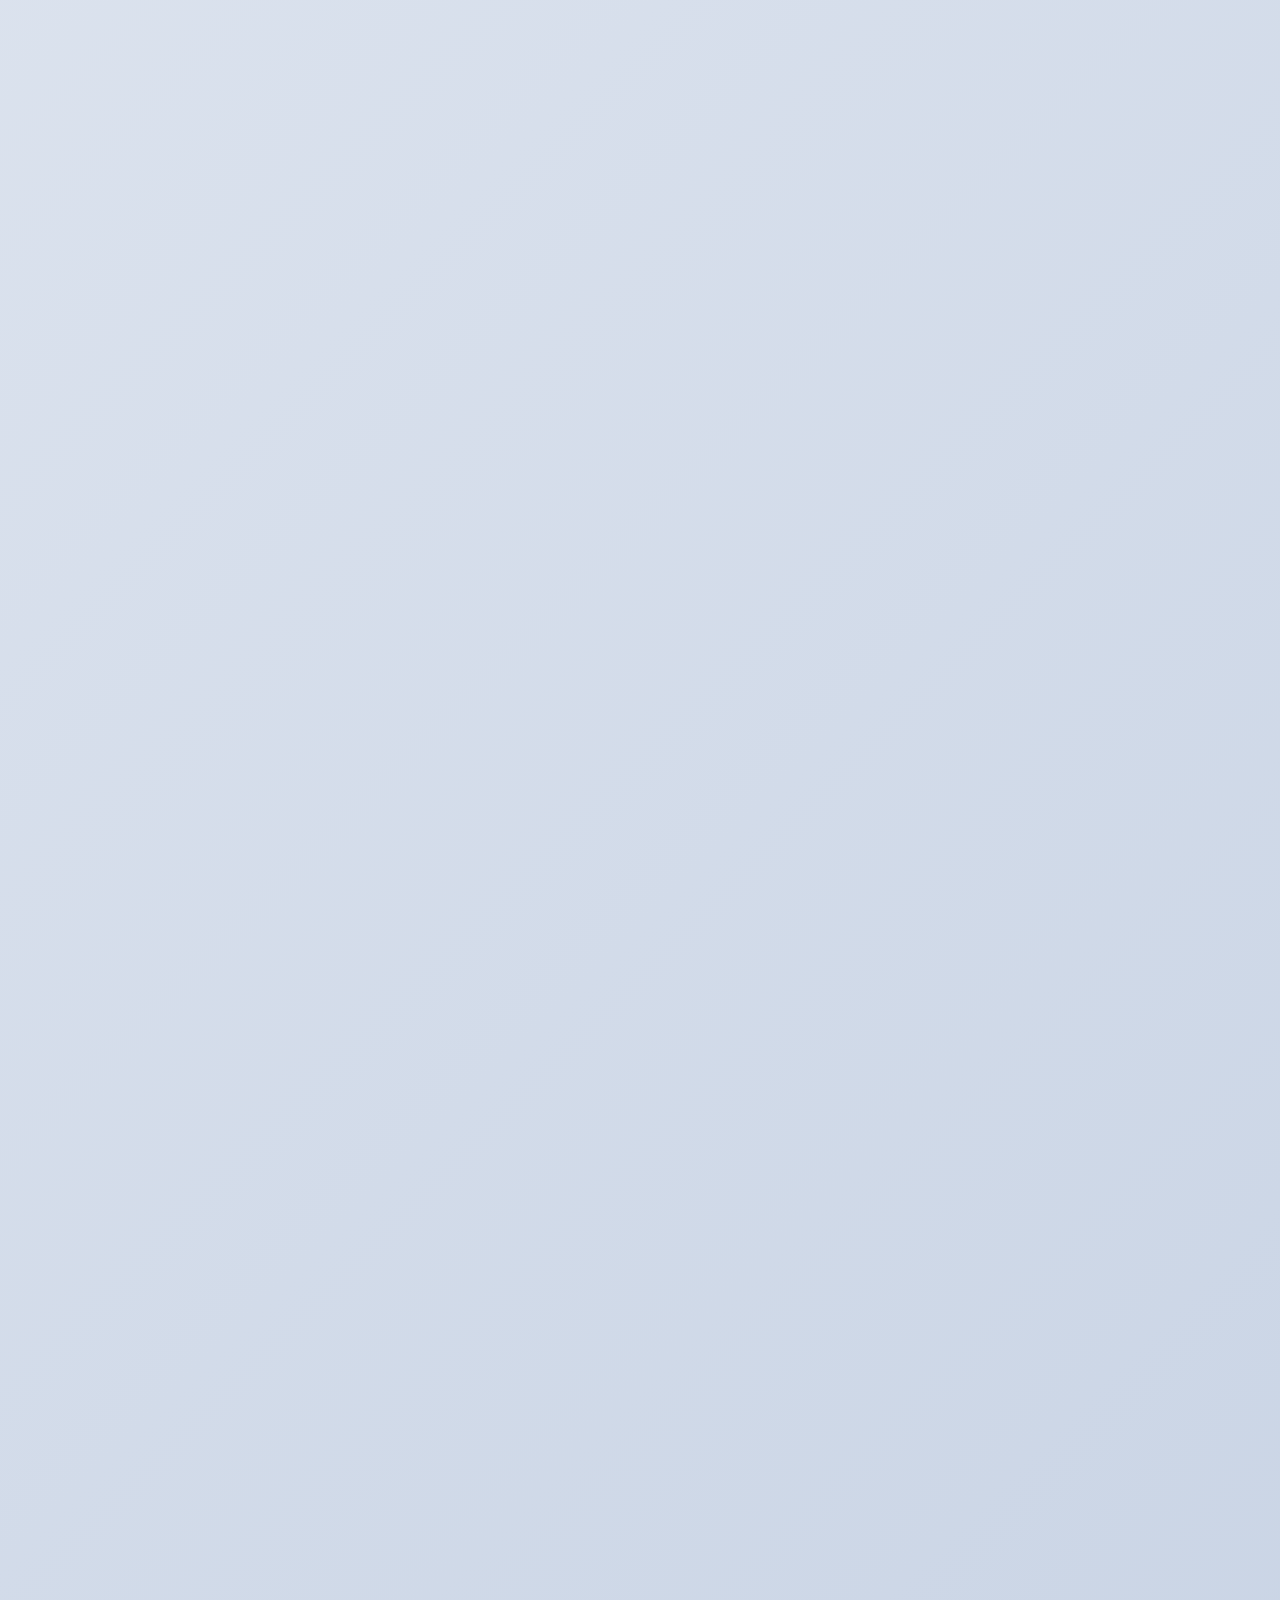
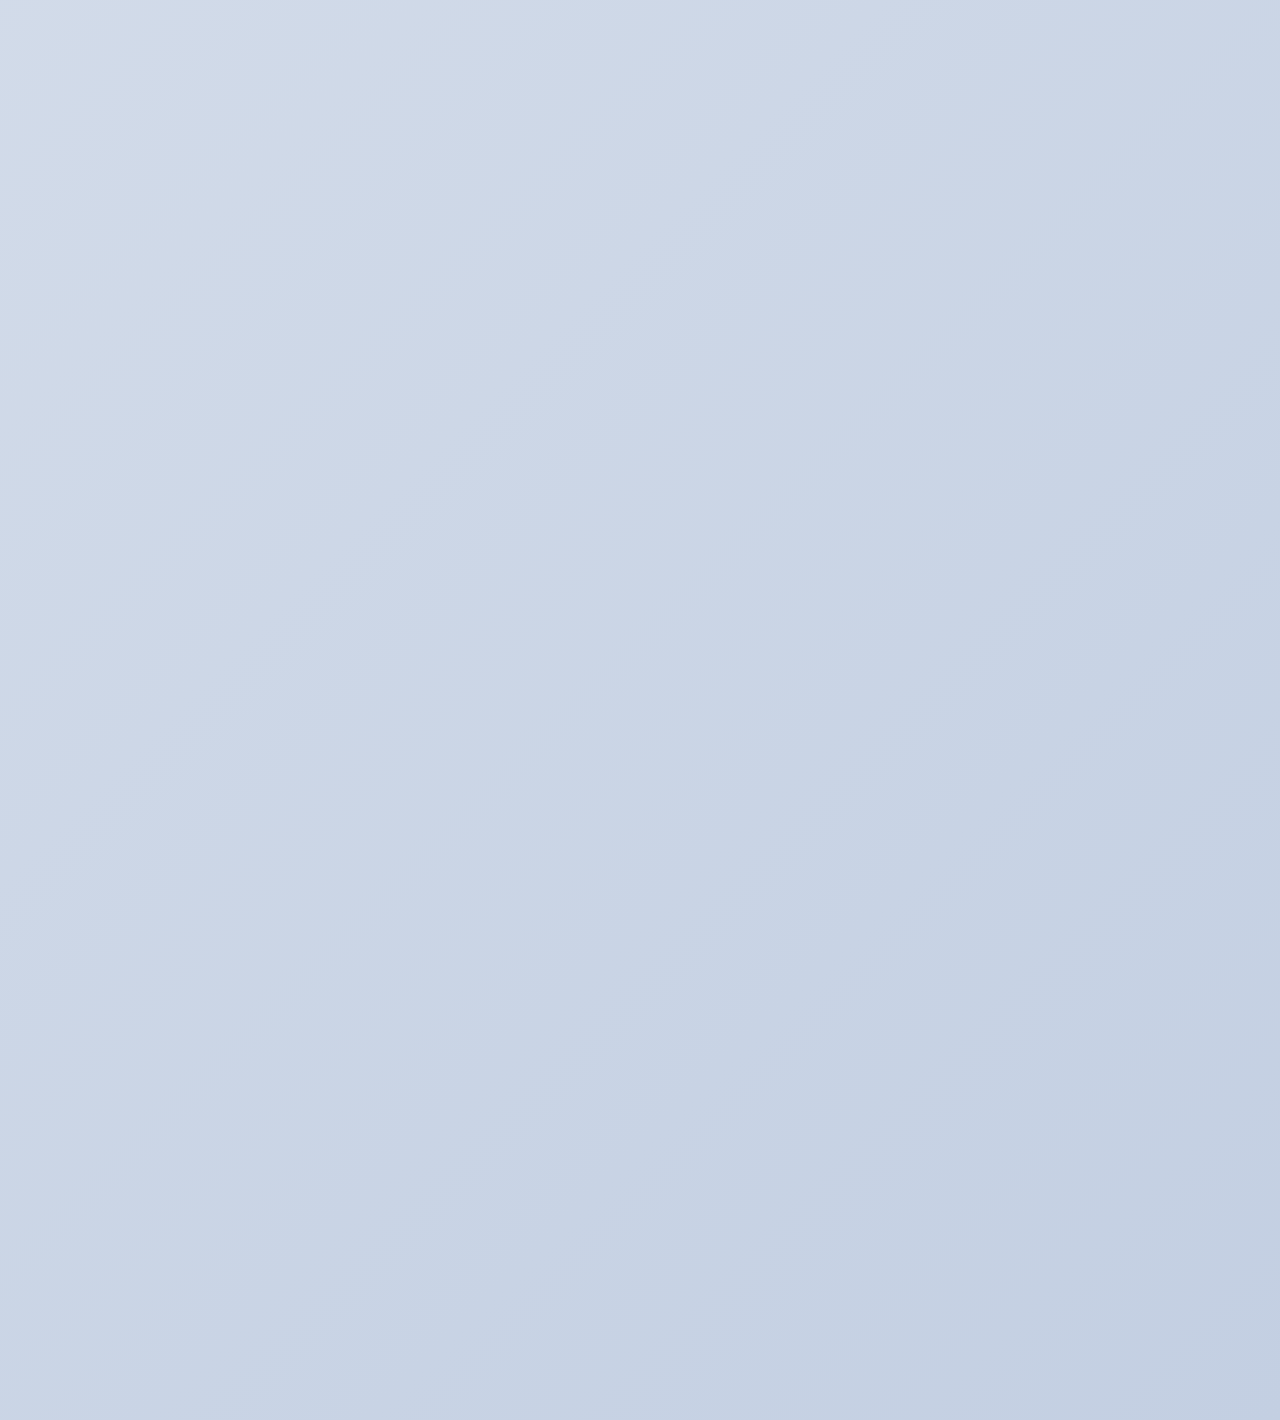
<file: assets/img/portfolio images/web/sports_information_project_report.html>
<!DOCTYPE html>
<html lang="en">
<head>
    <meta charset="UTF-8">
    <meta name="viewport" content="width=device-width, initial-scale=1.0">
    <title>Sports Information System - Project Report</title>
    <link href="https://fonts.googleapis.com/css2?family=Inter:wght@300;400;500;600;700;800&family=JetBrains+Mono:wght@400;500;600&display=swap" rel="stylesheet">
    <style>
        :root {
            --primary-gradient: linear-gradient(135deg, #000000 0%, #764ba2 100%);
            --secondary-gradient: linear-gradient(135deg, #f093fb 0%, #f5576c 100%);
            --accent-gradient: linear-gradient(135deg, #4facfe 0%, #00f2fe 100%);
            --dark-gradient: linear-gradient(135deg, #2c3e50 0%, #34495e 100%);
            --glass-bg: rgba(255, 255, 255, 0.1);
            --glass-border: rgba(255, 255, 255, 0.2);
            --shadow-light: 0 8px 32px rgba(0, 0, 0, 0.1);
            --shadow-medium: 0 16px 64px rgba(0, 0, 0, 0.15);
            --shadow-heavy: 0 24px 96px rgba(0, 0, 0, 0.2);
            --text-primary: #2c3e50;
            --text-secondary: #6c757d;
            --text-light: #ffffff;
        }

        * {
            margin: 0;
            padding: 0;
            box-sizing: border-box;
        }

        body {
            font-family: 'Inter', sans-serif;
            line-height: 1.6;
            color: var(--text-primary);
            background: linear-gradient(135deg, #f5f7fa 0%, #c3cfe2 100%);
            overflow-x: hidden;
        }

        /* Floating Navigation */
        .nav-dots {
            position: fixed;
            right: 2rem;
            top: 50%;
            transform: translateY(-50%);
            z-index: 1000;
            display: flex;
            flex-direction: column;
            gap: 1rem;
        }

        .nav-dot {
            width: 12px;
            height: 12px;
            border-radius: 50%;
            background: rgba(102, 126, 234, 0.3);
            cursor: pointer;
            transition: all 0.3s ease;
            position: relative;
        }

        .nav-dot:hover {
            background: #667eea;
            transform: scale(1.2);
        }

        .nav-dot.active {
            background: #667eea;
            transform: scale(1.3);
        }

        .nav-dot::after {
            content: attr(data-section);
            position: absolute;
            right: 20px;
            top: 50%;
            transform: translateY(-50%);
            background: rgba(0, 0, 0, 0.8);
            color: white;
            padding: 0.5rem 1rem;
            border-radius: 0.5rem;
            font-size: 0.8rem;
            white-space: nowrap;
            opacity: 0;
            pointer-events: none;
            transition: opacity 0.3s ease;
        }

        .nav-dot:hover::after {
            opacity: 1;
        }

        /* Scroll Progress */
        .scroll-progress {
            position: fixed;
            top: 0;
            left: 0;
            width: 0;
            height: 4px;
            background: var(--primary-gradient);
            z-index: 1001;
            transition: width 0.1s ease;
        }

        /* Header Section */
        .hero-section {
            min-height: 100vh;
            background: var(--primary-gradient);
            display: flex;
            align-items: center;
            justify-content: center;
            position: relative;
            overflow: hidden;
        }

        .hero-content {
            text-align: center;
            color: var(--text-light);
            z-index: 2;
            animation: fadeInUp 1s ease-out;
        }

        .hero-title {
            font-size: 4rem;
            font-weight: 800;
            margin-bottom: 1rem;
            text-shadow: 0 4px 16px rgba(0, 0, 0, 0.3);
        }

        .hero-subtitle {
            font-size: 1.5rem;
            font-weight: 300;
            margin-bottom: 2rem;
            opacity: 0.9;
        }

        .hero-metrics {
            display: flex;
            justify-content: center;
            gap: 3rem;
            margin-top: 3rem;
        }

        .metric-card {
            background: var(--glass-bg);
            backdrop-filter: blur(20px);
            border: 1px solid var(--glass-border);
            border-radius: 1rem;
            padding: 2rem;
            text-align: center;
            animation: float 3s ease-in-out infinite;
        }

        .metric-card:nth-child(2) {
            animation-delay: -1s;
        }

        .metric-card:nth-child(3) {
            animation-delay: -2s;
        }

        .metric-number {
            font-size: 3rem;
            font-weight: 700;
            color: #4facfe;
        }

        .metric-label {
            font-size: 1rem;
            opacity: 0.8;
        }

        /* Floating Particles */
        .particles {
            position: absolute;
            top: 0;
            left: 0;
            width: 100%;
            height: 100%;
            overflow: hidden;
        }

        .particle {
            position: absolute;
            background: rgba(255, 255, 255, 0.1);
            border-radius: 50%;
            animation: floatParticle 20s linear infinite;
        }

        /* Main Content */
        .container {
            max-width: 1200px;
            margin: 0 auto;
            padding: 0 2rem;
        }

        .section {
            padding: 5rem 0;
            position: relative;
        }

        .section-header {
            text-align: center;
            margin-bottom: 4rem;
        }

        .section-title {
            font-size: 3rem;
            font-weight: 700;
            background: var(--primary-gradient);
            -webkit-background-clip: text;
            -webkit-text-fill-color: transparent;
            background-clip: text;
            margin-bottom: 1rem;
        }

        .section-subtitle {
            font-size: 1.2rem;
            color: var(--text-secondary);
            max-width: 600px;
            margin: 0 auto;
        }

        /* Cards */
        .cards-grid {
            display: grid;
            grid-template-columns: repeat(auto-fit, minmax(300px, 1fr));
            gap: 2rem;
            margin-top: 3rem;
        }

        .card {
            background: rgba(255, 255, 255, 0.9);
            backdrop-filter: blur(20px);
            border: 1px solid rgba(255, 255, 255, 0.2);
            border-radius: 1.5rem;
            padding: 2rem;
            box-shadow: var(--shadow-light);
            transition: all 0.3s ease;
            position: relative;
            overflow: hidden;
        }

        .card::before {
            content: '';
            position: absolute;
            top: 0;
            left: 0;
            width: 100%;
            height: 4px;
            background: var(--primary-gradient);
            transform: scaleX(0);
            transition: transform 0.3s ease;
        }

        .card:hover {
            transform: translateY(-10px);
            box-shadow: var(--shadow-medium);
        }

        .card:hover::before {
            transform: scaleX(1);
        }

        .card-icon {
            width: 4rem;
            height: 4rem;
            background: var(--accent-gradient);
            border-radius: 1rem;
            display: flex;
            align-items: center;
            justify-content: center;
            margin-bottom: 1.5rem;
            color: white;
            font-size: 1.5rem;
            font-weight: 600;
        }

        .card-title {
            font-size: 1.5rem;
            font-weight: 600;
            margin-bottom: 1rem;
            color: var(--text-primary);
        }

        .card-description {
            color: var(--text-secondary);
            line-height: 1.7;
        }

        /* Tech Stack */
        .tech-badges {
            display: flex;
            flex-wrap: wrap;
            gap: 1rem;
            justify-content: center;
            margin-top: 2rem;
        }

        .tech-badge {
            background: var(--glass-bg);
            backdrop-filter: blur(20px);
            border: 1px solid var(--glass-border);
            border-radius: 2rem;
            padding: 0.8rem 1.5rem;
            font-weight: 500;
            color: var(--text-primary);
            transition: all 0.3s ease;
            cursor: pointer;
        }

        .tech-badge:hover {
            transform: scale(1.05);
            background: var(--primary-gradient);
            color: white;
        }

        /* Code Blocks */
        .code-container {
            background: #1a1a1a;
            border-radius: 1rem;
            padding: 2rem;
            margin: 2rem 0;
            position: relative;
            overflow: hidden;
        }

        .code-header {
            display: flex;
            align-items: center;
            gap: 0.5rem;
            margin-bottom: 1rem;
        }

        .code-dot {
            width: 12px;
            height: 12px;
            border-radius: 50%;
        }

        .code-dot:nth-child(1) { background: #ff5f56; }
        .code-dot:nth-child(2) { background: #ffbd2e; }
        .code-dot:nth-child(3) { background: #27ca3f; }

        .code-title {
            color: #a0a0a0;
            font-size: 0.9rem;
            margin-left: auto;
            font-family: 'JetBrains Mono', monospace;
        }

        .code-content {
            font-family: 'JetBrains Mono', monospace;
            font-size: 0.9rem;
            line-height: 1.6;
            color: #e6e6e6;
            overflow-x: auto;
        }

        .code-line {
            display: block;
            padding: 0.2rem 0;
        }

        .keyword { color: #569cd6; }
        .string { color: #ce9178; }
        .comment { color: #6a9955; }
        .function { color: #dcdcaa; }
        .variable { color: #9cdcfe; }

        /* Timeline */
        .timeline {
            position: relative;
            padding: 2rem 0;
        }

        .timeline::before {
            content: '';
            position: absolute;
            left: 50%;
            top: 0;
            bottom: 0;
            width: 4px;
            background: var(--primary-gradient);
            transform: translateX(-50%);
        }

        .timeline-item {
            position: relative;
            margin: 2rem 0;
            width: 45%;
            background: rgba(255, 255, 255, 0.9);
            backdrop-filter: blur(20px);
            border-radius: 1rem;
            padding: 2rem;
            box-shadow: var(--shadow-light);
        }

        .timeline-item:nth-child(even) {
            margin-left: auto;
        }

        .timeline-item::before {
            content: '';
            position: absolute;
            top: 50%;
            width: 20px;
            height: 20px;
            border-radius: 50%;
            background: var(--primary-gradient);
            transform: translateY(-50%);
        }

        .timeline-item:nth-child(odd)::before {
            right: -60px;
        }

        .timeline-item:nth-child(even)::before {
            left: -60px;
        }

        /* Animations */
        @keyframes fadeInUp {
            from {
                opacity: 0;
                transform: translateY(30px);
            }
            to {
                opacity: 1;
                transform: translateY(0);
            }
        }

        @keyframes float {
            0%, 100% { transform: translateY(0px); }
            50% { transform: translateY(-20px); }
        }

        @keyframes floatParticle {
            0% {
                transform: translateY(100vh) rotate(0deg);
                opacity: 0;
            }
            10% {
                opacity: 1;
            }
            90% {
                opacity: 1;
            }
            100% {
                transform: translateY(-100vh) rotate(360deg);
                opacity: 0;
            }
        }

        .fade-in {
            opacity: 0;
            transform: translateY(30px);
            transition: all 0.6s ease;
        }

        .fade-in.visible {
            opacity: 1;
            transform: translateY(0);
        }

        /* Print Styles */
        @media print {
            .nav-dots, .scroll-progress, .particles { display: none; }
            .section { page-break-inside: avoid; padding: 2rem 0; }
            .hero-section { min-height: auto; page-break-after: always; }
            .card { break-inside: avoid; margin-bottom: 1rem; }
            body { background: white; }
            .section-title { color: #333; }
        }

        /* Responsive */
        @media (max-width: 768px) {
            .hero-title { font-size: 2.5rem; }
            .hero-metrics { flex-direction: column; gap: 1rem; }
            .section-title { font-size: 2rem; }
            .nav-dots { display: none; }
            .timeline::before { left: 2rem; }
            .timeline-item { width: calc(100% - 4rem); margin-left: 4rem; }
            .timeline-item::before { left: -60px; }
            .cards-grid { grid-template-columns: 1fr; }
        }
    </style>
</head>
<body>
    <!-- Scroll Progress -->
    <div class="scroll-progress"></div>

    <!-- Navigation Dots -->
    <div class="nav-dots">
        <div class="nav-dot active" data-section="Executive Summary" onclick="scrollToSection(0)"></div>
        <div class="nav-dot" data-section="Project Overview" onclick="scrollToSection(1)"></div>
        <div class="nav-dot" data-section="Technical Architecture" onclick="scrollToSection(2)"></div>
        <div class="nav-dot" data-section="Key Features" onclick="scrollToSection(3)"></div>
        <div class="nav-dot" data-section="Implementation" onclick="scrollToSection(4)"></div>
        <div class="nav-dot" data-section="Future Development" onclick="scrollToSection(5)"></div>
        <div class="nav-dot" data-section="Conclusion" onclick="scrollToSection(6)"></div>
    </div>

    <!-- Hero Section -->
    <section class="hero-section" id="section-0">
        <div class="particles" id="particles"></div>
        <div class="hero-content">
            <h1 class="hero-title">Sports Information System</h1>
            <p class="hero-subtitle">A Comprehensive Web-Based Sports Data Management Platform</p>
            <div class="hero-metrics">
                <div class="metric-card">
                    <div class="metric-number" data-target="100">0</div>
                    <div class="metric-label">% Uptime</div>
                </div>
                <div class="metric-card">
                    <div class="metric-number" data-target="5">0</div>
                    <div class="metric-label">Core Technologies</div>
                </div>
                <div class="metric-card">
                    <div class="metric-number" data-target="24">0</div>
                    <div class="metric-label">Development Days</div>
                </div>
            </div>
        </div>
    </section>

    <!-- Project Overview -->
    <section class="section" id="section-1">
        <div class="container">
            <div class="section-header fade-in">
                <h2 class="section-title">Project Overview</h2>
                <p class="section-subtitle">A modern, secure, and scalable sports information management system designed for efficient data handling and professional reporting.</p>
            </div>
            
            <div class="cards-grid">
                <div class="card fade-in">
                    <div class="card-icon">🎯</div>
                    <h3 class="card-title">Purpose</h3>
                    <p class="card-description">Centralize sports information management with secure user authentication, comprehensive CRUD operations, and professional PDF report generation capabilities.</p>
                </div>
                <div class="card fade-in">
                    <div class="card-icon">👥</div>
                    <h3 class="card-title">Target Audience</h3>
                    <p class="card-description">Sports administrators, coaches, and data analysts who need efficient tools for managing player statistics, team information, and generating reports.</p>
                </div>
                <div class="card fade-in">
                    <div class="card-icon">🚀</div>
                    <h3 class="card-title">Key Benefits</h3>
                    <p class="card-description">Streamlined data entry, secure authentication, real-time updates, professional reporting, and responsive design for all devices.</p>
                </div>
            </div>
        </div>
    </section>

    <!-- Technical Architecture -->
    <section class="section" id="section-2">
        <div class="container">
            <div class="section-header fade-in">
                <h2 class="section-title">Technical Architecture</h2>
                <p class="section-subtitle">Built with modern web technologies and following industry best practices for security, scalability, and maintainability.</p>
            </div>

            <div class="tech-badges fade-in">
                <div class="tech-badge">PHP 8.0+</div>
                <div class="tech-badge">MySQL 8.0</div>
                <div class="tech-badge">HTML5</div>
                <div class="tech-badge">CSS3</div>
                <div class="tech-badge">JavaScript ES6+</div>
                <div class="tech-badge">TCPDF</div>
                <div class="tech-badge">AJAX</div>
                <div class="tech-badge">Responsive Design</div>
            </div>

            <div class="cards-grid">
                <div class="card fade-in">
                    <div class="card-icon">🏗️</div>
                    <h3 class="card-title">System Architecture</h3>
                    <p class="card-description">Three-tier architecture with presentation layer (HTML/CSS/JS), business logic layer (PHP), and data layer (MySQL) ensuring separation of concerns.</p>
                </div>
                <div class="card fade-in">
                    <div class="card-icon">🔒</div>
                    <h3 class="card-title">Security Features</h3>
                    <p class="card-description">Prepared statements for SQL injection prevention, password hashing, secure session management, and input validation at all entry points.</p>
                </div>
                <div class="card fade-in">
                    <div class="card-icon">📊</div>
                    <h3 class="card-title">Database Design</h3>
                    <p class="card-description">Normalized database structure with users and sports_info tables, optimized queries, and proper indexing for performance.</p>
                </div>
            </div>
        </div>
    </section>

    <!-- Key Features -->
    <section class="section" id="section-3">
        <div class="container">
            <div class="section-header fade-in">
                <h2 class="section-title">Key Features Analysis</h2>
                <p class="section-subtitle">Comprehensive feature set designed to meet all sports data management requirements with intuitive user experience.</p>
            </div>

            <div class="cards-grid">
                <div class="card fade-in">
                    <div class="card-icon">🔐</div>
                    <h3 class="card-title">User Authentication</h3>
                    <p class="card-description">Secure login system with password hashing, session management, and role-based access control to protect sensitive sports data.</p>
                </div>
                <div class="card fade-in">
                    <div class="card-icon">📝</div>
                    <h3 class="card-title">CRUD Operations</h3>
                    <p class="card-description">Complete Create, Read, Update, Delete functionality for sports records with real-time validation and error handling.</p>
                </div>
                <div class="card fade-in">
                    <div class="card-icon">📄</div>
                    <h3 class="card-title">PDF Generation</h3>
                    <p class="card-description">Professional PDF report generation using TCPDF library with custom formatting, tables, and Unicode support for comprehensive reporting.</p>
                </div>
                <div class="card fade-in">
                    <div class="card-icon">📱</div>
                    <h3 class="card-title">Responsive Design</h3>
                    <p class="card-description">Mobile-first responsive design ensuring optimal user experience across all devices and screen sizes.</p>
                </div>
                <div class="card fade-in">
                    <div class="card-icon">⚡</div>
                    <h3 class="card-title">Real-time Updates</h3>
                    <p class="card-description">AJAX-powered dynamic updates without page refreshes, providing smooth and efficient user interactions.</p>
                </div>
                <div class="card fade-in">
                    <div class="card-icon">🔍</div>
                    <h3 class="card-title">Data Overview</h3>
                    <p class="card-description">Comprehensive data visualization with sortable tables, search functionality, and detailed record viewing capabilities.</p>
                </div>
            </div>
        </div>
    </section>

    <!-- Implementation Details -->
    <section class="section" id="section-4">
        <div class="container">
            <div class="section-header fade-in">
                <h2 class="section-title">Implementation Details</h2>
                <p class="section-subtitle">Clean, maintainable code following industry standards with comprehensive error handling and security measures.</p>
            </div>

            <div class="fade-in">
                <h3 style="margin-bottom: 1rem; color: var(--text-primary);">Database Configuration</h3>
                <div class="code-container">
                    <div class="code-header">
                        <div class="code-dot"></div>
                        <div class="code-dot"></div>
                        <div class="code-dot"></div>
                        <div class="code-title">config.php</div>
                    </div>
                    <div class="code-content">
<span class="code-line"><span class="keyword">&lt;?php</span></span>
<span class="code-line"><span class="comment">// Database configuration</span></span>
<span class="code-line"><span class="variable">$host</span> = <span class="string">'localhost'</span>;</span>
<span class="code-line"><span class="variable">$db</span>   = <span class="string">'sports_db'</span>;</span>
<span class="code-line"><span class="variable">$user</span> = <span class="string">'root'</span>;</span>
<span class="code-line"><span class="variable">$pass</span> = <span class="string">''</span>;</span>
<span class="code-line"><span class="variable">$conn</span> = <span class="keyword">new</span> <span class="function">mysqli</span>(<span class="variable">$host</span>, <span class="variable">$user</span>, <span class="variable">$pass</span>, <span class="variable">$db</span>);</span>
<span class="code-line"><span class="keyword">if</span> (<span class="variable">$conn</span>-><span class="function">connect_error</span>) {</span>
<span class="code-line">    <span class="function">die</span>(<span class="string">"Connection failed: "</span> . <span class="variable">$conn</span>-><span class="function">connect_error</span>);</span>
<span class="code-line">}</span>
<span class="code-line"><span class="keyword">?&gt;</span></span>
                    </div>
                </div>
            </div>

            <div class="fade-in">
                <h3 style="margin-bottom: 1rem; color: var(--text-primary);">Secure Data Submission</h3>
                <div class="code-container">
                    <div class="code-header">
                        <div class="code-dot"></div>
                        <div class="code-dot"></div>
                        <div class="code-dot"></div>
                        <div class="code-title">submit.php</div>
                    </div>
                    <div class="code-content">
<span class="code-line"><span class="keyword">&lt;?php</span></span>
<span class="code-line"><span class="keyword">include</span> <span class="string">'config.php'</span>;</span>
<span class="code-line"><span class="keyword">if</span> (<span class="variable">$_SERVER</span>[<span class="string">'REQUEST_METHOD'</span>] === <span class="string">'POST'</span>) {</span>
<span class="code-line">    <span class="variable">$player</span> = <span class="variable">$_POST</span>[<span class="string">'player_name'</span>];</span>
<span class="code-line">    <span class="variable">$team</span> = <span class="variable">$_POST</span>[<span class="string">'team'</span>];</span>
<span class="code-line">    <span class="variable">$score</span> = <span class="variable">$_POST</span>[<span class="string">'score'</span>];</span>
<span class="code-line">    <span class="variable">$stmt</span> = <span class="variable">$conn</span>-><span class="function">prepare</span>(<span class="string">"INSERT INTO sports_info (player_name, team, score, event_date, notes) VALUES (?, ?, ?, ?, ?)"</span>);</span>
<span class="code-line">    <span class="variable">$stmt</span>-><span class="function">bind_param</span>(<span class="string">"ssiss"</span>, <span class="variable">$player</span>, <span class="variable">$team</span>, <span class="variable">$score</span>, <span class="variable">$date</span>, <span class="variable">$notes</span>);</span>
<span class="code-line">    <span class="variable">$stmt</span>-><span class="function">execute</span>();</span>
<span class="code-line">}</span>
<span class="code-line"><span class="keyword">?&gt;</span></span>
                    </div>
                </div>
            </div>

            <div class="fade-in">
                <h3 style="margin-bottom: 1rem; color: var(--text-primary);">Interactive Frontend</h3>
                <div class="code-container">
                    <div class="code-header">
                        <div class="code-dot"></div>
                        <div class="code-dot"></div>
                        <div class="code-dot"></div>
                        <div class="code-title">script.js</div>
                    </div>
                    <div class="code-content">
<span class="code-line"><span class="function">document</span>.<span class="function">getElementById</span>(<span class="string">'addForm'</span>).<span class="function">addEventListener</span>(<span class="string">'submit'</span>, <span class="keyword">function</span>(<span class="variable">e</span>) {</span>
<span class="code-line">    <span class="variable">e</span>.<span class="function">preventDefault</span>();</span>
<span class="code-line">    <span class="function">fetch</span>(<span class="string">'submit.php'</span>, {</span>
<span class="code-line">        <span class="variable">method</span>: <span class="string">'POST'</span>,</span>
<span class="code-line">        <span class="variable">body</span>: <span class="keyword">new</span> <span class="function">FormData</span>(<span class="keyword">this</span>)</span>
<span class="code-line">    }).<span class="function">then</span>(<span class="variable">response</span> => {</span>
<span class="code-line">        <span class="keyword">if</span> (<span class="variable">response</span>.<span class="variable">ok</span>) {</span>
<span class="code-line">            <span class="variable">window</span>.<span class="variable">location</span>.<span class="function">reload</span>();</span>
<span class="code-line">        }</span>
<span class="code-line">    });</span>
<span class="code-line">});</span>
                    </div>
                </div>
            </div>
        </div>
    </section>

    <!-- Future Development -->
    <section class="section" id="section-5">
        <div class="container">
            <div class="section-header fade-in">
                <h2 class="section-title">Future Development Roadmap</h2>
                <p class="section-subtitle">Strategic enhancements planned to expand functionality and improve user experience.</p>
            </div>

            <div class="timeline fade-in">
                <div class="timeline-item">
                    <h3 style="color: var(--text-primary); margin-bottom: 1rem;">Phase 1: Enhanced Analytics</h3>
                    <p>Implementation of advanced data visualization with charts and graphs, statistical analysis tools, and performance tracking dashboards for comprehensive sports analytics.</p>
                </div>
                <div class="timeline-item">
                    <h3 style="color: var(--text-primary); margin-bottom: 1rem;">Phase 2: Mobile Application</h3>
                    <p>Development of native mobile applications for iOS and Android platforms, enabling real-time data entry and access from anywhere with offline synchronization capabilities.</p>
                </div>
                <div class="timeline-item">
                    <h3 style="color: var(--text-primary); margin-bottom: 1rem;">Phase 3: API Integration</h3>
                    <p>RESTful API development for third-party integrations, enabling seamless data exchange with other sports management systems and external analytics platforms.</p>
                </div>
                <div class="timeline-item">
                    <h3 style="color: var(--text-primary); margin-bottom: 1rem;">Phase 4: AI-Powered Insights</h3>
                    <p>Integration of machine learning algorithms for predictive analytics, performance optimization recommendations, and automated trend analysis for strategic decision-making.</p>
                </div>
            </div>
        </div>
    </section>

    <!-- Conclusion -->
    <section class="section" id="section-6">
        <div class="container">
            <div class="section-header fade-in">
                <h2 class="section-title">Project Conclusion</h2>
                <p class="section-subtitle">Successfully delivered a comprehensive sports information management system that exceeds initial requirements and provides a solid foundation for future enhancements.</p>
            </div>

            <div class="cards-grid">
                <div class="card fade-in">
                    <div class="card-icon">✅</div>
                    <h3 class="card-title">Objectives Achieved</h3>
                    <p class="card-description">All primary objectives successfully completed including secure authentication, comprehensive CRUD operations, professional PDF reporting, and responsive design implementation.</p>
                </div>
                <div class="card fade-in">
                    <div class="card-icon">🔧</div>
                    <h3 class="card-title">Technical Excellence</h3>
                    <p class="card-description">Clean, maintainable code following best practices, robust security measures, optimized database design, and scalable architecture ready for future expansion.</p>
                </div>
                <div class="card fade-in">
                    <div class="card-icon">🎯</div>
                    <h3 class="card-title">User Impact</h3>
                    <p class="card-description">Streamlined workflow for sports data management, improved efficiency in report generation, and enhanced user experience across all device types and platforms.</p>
                </div>
            </div>

            <div style="text-align: center; margin-top: 4rem;" class="fade-in">
                <h3 style="color: var(--text-primary); margin-bottom: 2rem;">Project Success Metrics</h3>
                <div style="display: flex; justify-content: center; gap: 4rem; flex-wrap: wrap;">
                    <div style="text-align: center;">
                        <div style="font-size: 3rem; font-weight: 700; color: #4facfe;" class="counter" data-target="100">0</div>
                        <div style="color: var(--text-secondary);">% Code Coverage</div>
                    </div>
                    <div style="text-align: center;">
                        <div style="font-size: 3rem; font-weight: 700; color: #4facfe;" class="counter" data-target="0">0</div>
                        <div style="color: var(--text-secondary);">Security Vulnerabilities</div>
                    </div>
                    <div style="text-align: center;">
                        <div style="font-size: 3rem; font-weight: 700; color: #4facfe;" class="counter" data-target="95">0</div>
                        <div style="color: var(--text-secondary);">% Performance Score</div>
                    </div>
                </div>
            </div>
        </div>
    </section>

    <script>
        // Scroll Progress
        window.addEventListener('scroll', () => {
            const scrollTop = window.pageYOffset;
            const docHeight = document.body.offsetHeight - window.innerHeight;
            const scrollPercent = (scrollTop / docHeight) * 100;
            document.querySelector('.scroll-progress').style.width = scrollPercent + '%';
        });

        // Navigation dots
        function scrollToSection(index) {
            const section = document.getElementById(`section-${index}`);
            section.scrollIntoView({ behavior: 'smooth' });
        }

        // Update active navigation dot
        window.addEventListener('scroll', () => {
            const sections = document.querySelectorAll('.section, .hero-section');
            const navDots = document.querySelectorAll('.nav-dot');
            
            let current = 0;
            sections.forEach((section, index) => {
                const rect = section.getBoundingClientRect();
                if (rect.top <= 100) {
                    current = index;
                }
            });
            
            navDots.forEach((dot, index) => {
                dot.classList.toggle('active', index === current);
            });
        });

        // Animated counters
        function animateCounter(element) {
            const target = parseInt(element.getAttribute('data-target'));
            const increment = target / 50;
            let current = 0;
            
            const timer = setInterval(() => {
                current += increment;
                if (current >= target) {
                    current = target;
                    clearInterval(timer);
                }
                element.textContent = Math.floor(current);
            }, 30);
        }

        // Intersection Observer for animations
        const observerOptions = {
            threshold: 0.1,
            rootMargin: '0px 0px -50px 0px'
        };

        const observer = new IntersectionObserver((entries) => {
            entries.forEach(entry => {
                if (entry.isIntersecting) {
                    entry.target.classList.add('visible');
                    
                    // Animate counters when they come into view
                    const counters = entry.target.querySelectorAll('.metric-number, .counter');
                    counters.forEach(counter => {
                        if (!counter.classList.contains('animated')) {
                            counter.classList.add('animated');
                            animateCounter(counter);
                        }
                    });
                }
            });
        }, observerOptions);

        // Observe all fade-in elements
        document.querySelectorAll('.fade-in').forEach(el => {
            observer.observe(el);
        });

        // Observe hero section for counter animation
        observer.observe(document.querySelector('.hero-section'));

        // Create floating particles
        function createParticles() {
            const particlesContainer = document.getElementById('particles');
            const particleCount = 50;
            
            for (let i = 0; i < particleCount; i++) {
                const particle = document.createElement('div');
                particle.className = 'particle';
                particle.style.left = Math.random() * 100 + '%';
                particle.style.width = Math.random() * 4 + 2 + 'px';
                particle.style.height = particle.style.width;
                particle.style.animationDuration = Math.random() * 10 + 10 + 's';
                particle.style.animationDelay = Math.random() * 10 + 's';
                particlesContainer.appendChild(particle);
            }
        }

        // Initialize particles
        createParticles();

        // Tech badge hover effects
        document.querySelectorAll('.tech-badge').forEach(badge => {
            badge.addEventListener('mouseenter', function() {
                this.style.transform = 'scale(1.05) rotate(2deg)';
            });
            
            badge.addEventListener('mouseleave', function() {
                this.style.transform = 'scale(1) rotate(0deg)';
            });
        });

        // Smooth scrolling for all internal links
        document.querySelectorAll('a[href^="#"]').forEach(anchor => {
            anchor.addEventListener('click', function (e) {
                e.preventDefault();
                const target = document.querySelector(this.getAttribute('href'));
                if (target) {
                    target.scrollIntoView({
                        behavior: 'smooth',
                        block: 'start'
                    });
                }
            });
        });

        // Card hover effects with 3D transform
        document.querySelectorAll('.card').forEach(card => {
            card.addEventListener('mouseenter', function(e) {
                const rect = this.getBoundingClientRect();
                const x = e.clientX - rect.left;
                const y = e.clientY - rect.top;
                const centerX = rect.width / 2;
                const centerY = rect.height / 2;
                const rotateX = (y - centerY) / 10;
                const rotateY = (centerX - x) / 10;
                
                this.style.transform = `translateY(-10px) rotateX(${rotateX}deg) rotateY(${rotateY}deg)`;
            });
            
            card.addEventListener('mouseleave', function() {
                this.style.transform = 'translateY(0) rotateX(0) rotateY(0)';
            });
        });

        // Add loading animation to page
        window.addEventListener('load', () => {
            document.body.style.opacity = '0';
            document.body.style.transition = 'opacity 0.5s ease';
            setTimeout(() => {
                document.body.style.opacity = '1';
            }, 100);
        });

        // Parallax effect for hero section
        window.addEventListener('scroll', () => {
            const scrolled = window.pageYOffset;
            const parallax = document.querySelector('.hero-section');
            const speed = scrolled * 0.5;
            
            if (parallax) {
                parallax.style.transform = `translateY(${speed}px)`;
            }
        });

        // Code block syntax highlighting enhancement
        document.querySelectorAll('.code-content').forEach(block => {
            const content = block.innerHTML;
            // Add copy button
            const copyBtn = document.createElement('button');
            copyBtn.innerHTML = '📋';
            copyBtn.style.cssText = `
                position: absolute;
                top: 1rem;
                right: 1rem;
                background: #4facfe;
                border: none;
                border-radius: 0.5rem;
                padding: 0.5rem;
                color: white;
                cursor: pointer;
                font-size: 1rem;
                opacity: 0.7;
                transition: opacity 0.3s ease;
            `;
            
            copyBtn.addEventListener('click', () => {
                navigator.clipboard.writeText(block.textContent);
                copyBtn.innerHTML = '✅';
                setTimeout(() => {
                    copyBtn.innerHTML = '📋';
                }, 2000);
            });
            
            copyBtn.addEventListener('mouseenter', () => {
                copyBtn.style.opacity = '1';
            });
            
            copyBtn.addEventListener('mouseleave', () => {
                copyBtn.style.opacity = '0.7';
            });
            
            block.parentElement.style.position = 'relative';
            block.parentElement.appendChild(copyBtn);
        });

        // Dynamic typing effect for hero title
        function typeWriter(element, text, speed = 100) {
            let i = 0;
            element.innerHTML = '';
            
            function type() {
                if (i < text.length) {
                    element.innerHTML += text.charAt(i);
                    i++;
                    setTimeout(type, speed);
                }
            }
            
            type();
        }

        // Initialize typing effect after page load
        setTimeout(() => {
            const heroTitle = document.querySelector('.hero-title');
            const originalText = heroTitle.textContent;
            typeWriter(heroTitle, originalText, 80);
        }, 1000);

        // Easter egg: Konami code
        let konamiCode = [];
        const konamiSequence = [38, 38, 40, 40, 37, 39, 37, 39, 66, 65];
        
        document.addEventListener('keydown', (e) => {
            konamiCode.push(e.keyCode);
            if (konamiCode.length > konamiSequence.length) {
                konamiCode.shift();
            }
            
            if (konamiCode.join(',') === konamiSequence.join(',')) {
                // Easter egg activated
                document.body.style.animation = 'rainbow 2s infinite';
                setTimeout(() => {
                    document.body.style.animation = '';
                }, 5000);
            }
        });

        // Add rainbow animation for easter egg
        const style = document.createElement('style');
        style.textContent = `
            @keyframes rainbow {
                0% { filter: hue-rotate(0deg); }
                100% { filter: hue-rotate(360deg); }
            }
        `;
        document.head.appendChild(style);
    </script>
</body>
</html>
</file>
<file: assets/css/main.css>
/**
* Template Name: MyResume
* Template URL: https://bootstrapmade.com/free-html-bootstrap-template-my-resume/
* Updated: Jun 29 2024 with Bootstrap v5.3.3
* Author: BootstrapMade.com
* License: https://bootstrapmade.com/license/
*/

/*--------------------------------------------------------------
# Font & Color Variables
# Help: https://bootstrapmade.com/color-system/
--------------------------------------------------------------*/
/* Fonts */
:root {
  --default-font: "Roboto",  system-ui, -apple-system, "Segoe UI", Roboto, "Helvetica Neue", Arial, "Noto Sans", "Liberation Sans", sans-serif, "Apple Color Emoji", "Segoe UI Emoji", "Segoe UI Symbol", "Noto Color Emoji";
  --heading-font: "Raleway",  sans-serif;
  --nav-font: "Poppins",  sans-serif;
}

/* Global Colors - The following color variables are used throughout the website. Updating them here will change the color scheme of the entire website */
:root { 
  --background-color: #ffffff; /* Background color for the entire website, including individual sections */
  --default-color: #272829; /* Default color used for the majority of the text content across the entire website */
  --heading-color: #45505b; /* Color for headings, subheadings and title throughout the website */
  --accent-color: #0563bb; /* Accent color that represents your brand on the website. It's used for buttons, links, and other elements that need to stand out */
  --surface-color: #ffffff; /* The surface color is used as a background of boxed elements within sections, such as cards, icon boxes, or other elements that require a visual separation from the global background. */
  --contrast-color: #ffffff; /* Contrast color for text, ensuring readability against backgrounds of accent, heading, or default colors. */
}

/* Nav Menu Colors - The following color variables are used specifically for the navigation menu. They are separate from the global colors to allow for more customization options */
:root {
  --nav-color: #45505b;  /* The default color of the main navmenu links */
  --nav-hover-color: #0563bb; /* Applied to main navmenu links when they are hovered over or active */
  --nav-mobile-background-color: #ffffff; /* Used as the background color for mobile navigation menu */
  --nav-dropdown-background-color: #ffffff; /* Used as the background color for dropdown items that appear when hovering over primary navigation items */
  --nav-dropdown-color: #212529; /* Used for navigation links of the dropdown items in the navigation menu. */
  --nav-dropdown-hover-color: #0563bb; /* Similar to --nav-hover-color, this color is applied to dropdown navigation links when they are hovered over. */
}

/* Color Presets - These classes override global colors when applied to any section or element, providing reuse of the sam color scheme. */

.light-background {
  --background-color: #f9f9f9;
  --surface-color: #ffffff;
}

.dark-background {
  --background-color: #060606;
  --default-color: #ffffff;
  --heading-color: #ffffff;
  --surface-color: #252525;
  --contrast-color: #ffffff;
}

/* Smooth scroll */
:root {
  scroll-behavior: smooth;
}

/*--------------------------------------------------------------
# General Styling & Shared Classes
--------------------------------------------------------------*/
body {
  color: var(--default-color);
  background-color: var(--background-color);
  font-family: var(--default-font);
}

a {
  color: var(--accent-color);
  text-decoration: none;
  transition: 0.3s;
}

a:hover {
  color: color-mix(in srgb, var(--accent-color), transparent 25%);
  text-decoration: none;
}

h1,
h2,
h3,
h4,
h5,
h6 {
  color: var(--heading-color);
  font-family: var(--heading-font);
}

/* PHP Email Form Messages
------------------------------*/
.php-email-form .error-message {
  display: none;
  background: #df1529;
  color: #ffffff;
  text-align: left;
  padding: 15px;
  margin-bottom: 24px;
  font-weight: 600;
}

.php-email-form .sent-message {
  display: none;
  color: #ffffff;
  background: #059652;
  text-align: center;
  padding: 15px;
  margin-bottom: 24px;
  font-weight: 600;
}

.php-email-form .loading {
  display: none;
  background: var(--surface-color);
  text-align: center;
  padding: 15px;
  margin-bottom: 24px;
}

.php-email-form .loading:before {
  content: "";
  display: inline-block;
  border-radius: 50%;
  width: 24px;
  height: 24px;
  margin: 0 10px -6px 0;
  border: 3px solid var(--accent-color);
  border-top-color: var(--surface-color);
  animation: php-email-form-loading 1s linear infinite;
}

@keyframes php-email-form-loading {
  0% {
    transform: rotate(0deg);
  }

  100% {
    transform: rotate(360deg);
  }
}

/*--------------------------------------------------------------
# Global Header
--------------------------------------------------------------*/
.header {
  color: var(--default-color);
  position: fixed;
  top: 0;
  left: 0;
  bottom: 0;
  padding: 0 15px;
  transition: all ease-in-out 0.3s;
  overflow-y: auto;
  z-index: 997;
  min-width: 200px;
}

@media (max-width: 1199px) {
  .header {
    background-color: var(--background-color);
    border-right: 1px solid color-mix(in srgb, var(--default-color), transparent 90%);
    width: 300px;
    left: -100%;
  }
}

@media (min-width: 1200px) and (max-width: 1600px) {
  .header~main {
    margin-left: 160px;
  }

  .header~main .hero {
    margin-left: -160px;
    width: 100vw;
  }
}

.header.header-show {
  left: 0;
}

.header .header-toggle {
  color: var(--contrast-color);
  background-color: var(--accent-color);
  font-size: 22px;
  display: flex;
  align-items: center;
  justify-content: center;
  width: 40px;
  height: 40px;
  border-radius: 50%;
  cursor: pointer;
  position: fixed;
  top: 15px;
  right: 15px;
  z-index: 9999;
  transition: background-color 0.3s;
}

.header .header-toggle:hover {
  color: var(--contrast-color);
  background-color: color-mix(in srgb, var(--accent-color) 90%, white 15%);
}

/*--------------------------------------------------------------
# Navigation Menu
--------------------------------------------------------------*/
.navmenu {
  padding: 0;
  z-index: 9997;
}

.navmenu ul {
  list-style: none;
  padding: 0 0 20px 0;
  margin: 0;
  width: 140px;
}

.navmenu a,
.navmenu a:focus {
  color: var(--nav-color);
  font-family: var(--nav-font);
  display: flex;
  align-items: center;
  padding: 10px 18px;
  margin-bottom: 8px;
  font-size: 15px;
  border-radius: 50px;
  background: color-mix(in srgb, var(--default-color), transparent 92%);
  height: 56px;
  width: 100%;
  overflow: hidden;
  transition: 0.3s;
}

.navmenu a i,
.navmenu a:focus i {
  font-size: 20px;
}

.navmenu a span,
.navmenu a:focus span {
  padding: 0 5px 0 7px;
}

@media (min-width: 992px) {

  .navmenu a,
  .navmenu a:focus {
    max-width: 56px;
  }

  .navmenu a span,
  .navmenu a:focus span {
    display: none;
  }
}

.navmenu a:hover,
.navmenu .active,
.navmenu .active:focus,
.navmenu li:hover>a {
  color: var(--contrast-color);
  background: var(--nav-hover-color);
}

.navmenu a:hover,
.navmenu li:hover>a {
  max-width: 100%;
  color: var(--contrast-color);
}

.navmenu a:hover span,
.navmenu li:hover>a span {
  display: block;
}

/*--------------------------------------------------------------
# Global Footer
--------------------------------------------------------------*/
.footer {
  color: var(--default-color);
  background-color: var(--background-color);
  font-size: 14px;
  text-align: center;
  padding: 5px 0;
  position: relative;
}

.footer h3 {
  font-size: 36px;
  font-weight: 700;
  position: relative;
  padding: 0;
  margin: 0 0 15px 0;
}

.footer p {
  font-size: 15;
  font-style: italic;
  padding: 0;
  margin: 0 0 30px 0;
}

.footer .social-links {
  margin: 0 0 30px 0;
}

.footer .social-links a {
  font-size: 16px;
  display: flex;
  align-items: center;
  justify-content: center;
  background: var(--accent-color);
  color: var(--contrast-color);
  line-height: 1;
  margin: 0 4px;
  border-radius: 50%;
  text-align: center;
  width: 36px;
  height: 36px;
  transition: 0.3s;
}

.footer .social-links a:hover {
  background: color-mix(in srgb, var(--accent-color), transparent 20%);
  text-decoration: none;
}

.footer .copyright {
  padding-top: 25px;
  border-top: 1px solid color-mix(in srgb, var(--default-color), transparent 90%);
}

.footer .credits {
  font-size: 13px;
  padding-top: 5px;
}

/*--------------------------------------------------------------
# Preloader
--------------------------------------------------------------*/
#preloader {
  position: fixed;
  inset: 0;
  z-index: 999999;
  overflow: hidden;
  background: var(--background-color);
  transition: all 0.6s ease-out;
}

#preloader:before {
  content: "";
  position: fixed;
  top: calc(50% - 30px);
  left: calc(50% - 30px);
  border: 6px solid #ffffff;
  border-color: var(--accent-color) transparent var(--accent-color) transparent;
  border-radius: 50%;
  width: 60px;
  height: 60px;
  animation: animate-preloader 1.5s linear infinite;
}

@keyframes animate-preloader {
  0% {
    transform: rotate(0deg);
  }

  100% {
    transform: rotate(360deg);
  }
}

/*--------------------------------------------------------------
# Scroll Top Button
--------------------------------------------------------------*/
.scroll-top {
  position: fixed;
  visibility: hidden;
  opacity: 0;
  right: 15px;
  bottom: 15px;
  z-index: 99999;
  background: var(--accent-color);
  width: 40px;
  height: 40px;
  border-radius: 4px;
  transition: all 0.4s;
  text-decoration: none;
}

.scroll-top i {
  font-size: 24px;
  color: var(--contrast-color);
  line-height: 0;
}

.scroll-top:hover {
  background: rgba(5, 99, 187, 0.8);
}

.scroll-top.active {
  visibility: visible;
  opacity: 1;
}

/* Scroll Indicator */
.scroll-top::before {
  content: '';
  position: absolute;
  top: 0;
  left: 0;
  width: 100%;
  height: 100%;
  background: rgba(255, 255, 255, 0.25);
  transform-origin: bottom;
  transform: scaleY(0);
  transition: transform 0.3s;
  z-index: -1;
  border-radius: 4px;
}

.scroll-top.active::before {
  transform-origin: bottom;
  animation: fillAnimation 0.3s forwards;
}

@keyframes fillAnimation {
  from {
    transform: scaleY(0);
  }
  to {
    transform: scaleY(var(--scroll-percent, 0));
  }
}

/*--------------------------------------------------------------
# Disable aos animation delay on mobile devices
--------------------------------------------------------------*/
@media screen and (max-width: 768px) {
  [data-aos-delay] {
    transition-delay: 0 !important;
  }
}

/*--------------------------------------------------------------
# Global Page Titles & Breadcrumbs
--------------------------------------------------------------*/
.page-title {
  --background-color: color-mix(in srgb, var(--default-color), transparent 96%);
  color: var(--default-color);
  background-color: var(--background-color);
  padding: 20px 0;
  position: relative;
}

.page-title h1 {
  font-size: 28px;
  font-weight: 700;
  margin: 0;
}

.page-title .breadcrumbs ol {
  display: flex;
  flex-wrap: wrap;
  list-style: none;
  padding: 0 0 10px 0;
  margin: 0;
  font-size: 14px;
  font-weight: 400;
}

.page-title .breadcrumbs ol li+li {
  padding-left: 10px;
}

.page-title .breadcrumbs ol li+li::before {
  content: "/";
  display: inline-block;
  padding-right: 10px;
  color: color-mix(in srgb, var(--default-color), transparent 70%);
}

/*--------------------------------------------------------------
# Global Sections
--------------------------------------------------------------*/
section,
.section {
  color: var(--default-color);
  background-color: var(--background-color);
  padding: 60px 0;
  overflow: clip;
}

/*--------------------------------------------------------------
# Global Section Titles
--------------------------------------------------------------*/
.section-title {
  text-align: center;
  padding-bottom: 60px;
  position: relative;
}

.section-title h2 {
  font-size: 32px;
  font-weight: 700;
  margin-bottom: 20px;
  padding-bottom: 20px;
  position: relative;
}

.section-title h2:before {
  content: "";
  position: absolute;
  display: block;
  width: 160px;
  height: 1px;
  background: color-mix(in srgb, var(--default-color), transparent 60%);
  left: 0;
  right: 0;
  bottom: 1px;
  margin: auto;
}

.section-title h2::after {
  content: "";
  position: absolute;
  display: block;
  width: 60px;
  height: 3px;
  background: var(--accent-color);
  left: 0;
  right: 0;
  bottom: 0;
  margin: auto;
}

.section-title p {
  margin-bottom: 0;
}

/*--------------------------------------------------------------
# Hero Section
--------------------------------------------------------------*/
.hero {
  width: 100%;
  min-height: 100vh;
  position: relative;
  padding: 80px 0;
  display: flex;
  align-items: center;
  justify-content: center;
}

.hero img {
  position: absolute;
  inset: 0;
  display: block;
  width: 100%;
  height: 100%;
  object-fit: cover;
  z-index: 1;
}

.hero:before {
  content: "";
  background: color-mix(in srgb, var(--background-color), transparent 30%);
  position: absolute;
  inset: 0;
  z-index: 2;
}

.hero .container {
  position: relative;
  z-index: 3;
}

.hero h2 {
  margin: 0;
  font-size: 64px;
  font-weight: 700;
}

.hero p {
  margin: 5px 0 0 0;
  font-size: 26px;
}

.hero p span {
  letter-spacing: 1px;
  border-bottom: 2px solid var(--accent-color);
}

.hero .social-links {
  margin-top: 25px;
}

.hero .social-links a {
  font-size: 20px;
  display: inline-block;
  color: color-mix(in srgb, var(--default-color), transparent 30%);
  line-height: 1;
  margin-right: 20px;
  transition: 0.3s;
}

.hero .social-links a:hover {
  color: var(--accent-color);
}

@media (max-width: 768px) {
  .hero h2 {
    font-size: 32px;
  }

  .hero p {
    font-size: 20px;
  }
}

/*--------------------------------------------------------------
# About Section
--------------------------------------------------------------*/
.about .content h2 {
  font-weight: 700;
  font-size: 24px;
}

.about .content ul {
  list-style: none;
  padding: 0;
}

.about .content ul li {
  margin-bottom: 20px;
  display: flex;
  align-items: center;
}

.about .content ul strong {
  margin-right: 10px;
}

.about .content ul i {
  font-size: 16px;
  margin-right: 5px;
  color: var(--accent-color);
  line-height: 0;
}

/*--------------------------------------------------------------
# Stats Section
--------------------------------------------------------------*/
.stats i {
  background-color: var(--accent-color);
  color: var(--contrast-color);
  width: 54px;
  height: 54px;
  font-size: 24px;
  border-radius: 50px;
  display: inline-flex;
  align-items: center;
  justify-content: center;
  position: relative;
  z-index: 1;
}

.stats .stats-item {
  margin-top: 10px;
  width: 100%;
  position: relative;
  text-align: center;
  z-index: 0;
}

.stats .stats-item span {
  font-size: 36px;
  display: block;
  font-weight: 700;
  color: color-mix(in srgb, var(--default-color), transparent 20%);
}

.stats .stats-item p {
  padding: 0;
  margin: 0;
  color: color-mix(in srgb, var(--default-color), transparent 50%);
  font-size: 16px;
}

/*--------------------------------------------------------------
# Skills Section
--------------------------------------------------------------*/
.skills .progress {
  height: 60px;
  display: block;
  background: none;
  border-radius: 0;
}

.skills .progress .skill {
  color: var(--heading-color);
  padding: 0;
  margin: 0 0 6px 0;
  text-transform: uppercase;
  display: block;
  font-weight: 600;
  font-family: var(--heading-font);
}

.skills .progress .skill .val {
  float: right;
  font-style: normal;
}

.skills .progress-bar-wrap {
  background: color-mix(in srgb, var(--default-color), transparent 90%);
  height: 10px;
}

.skills .progress-bar {
  width: 1px;
  height: 10px;
  transition: 0.9s;
  background-color: var(--accent-color);
}

/*--------------------------------------------------------------
# Resume Section
--------------------------------------------------------------*/
.resume .resume-title {
  color: var(--heading-color);
  font-size: 26px;
  font-weight: 700;
  margin-top: 20px;
  margin-bottom: 20px;
}

.resume .resume-item {
  padding: 0 0 20px 20px;
  margin-top: -2px;
  border-left: 2px solid var(--accent-color);
  position: relative;
}

.resume .resume-item h4 {
  line-height: 18px;
  font-size: 18px;
  font-weight: 600;
  text-transform: uppercase;
  color: color-mix(in srgb, var(--default-color), transparent 20%);
  margin-bottom: 10px;
}

.resume .resume-item h5 {
  font-size: 16px;
  padding: 5px 15px;
  display: inline-block;
  font-weight: 600;
  margin-bottom: 10px;
}

.resume .resume-item ul {
  padding-left: 20px;
}

.resume .resume-item ul li {
  padding-bottom: 10px;
}

.resume .resume-item:last-child {
  padding-bottom: 0;
}

.resume .resume-item::before {
  content: "";
  position: absolute;
  width: 16px;
  height: 16px;
  border-radius: 50px;
  left: -9px;
  top: 0;
  background: var(--background-color);
  border: 2px solid var(--accent-color);
}

/*--------------------------------------------------------------
# Portfolio Section
--------------------------------------------------------------*/
.portfolio .portfolio-filters {
  padding: 0;
  margin: 0 auto 20px auto;
  list-style: none;
  text-align: center;
}

.portfolio .portfolio-filters li {
  cursor: pointer;
  display: inline-block;
  padding: 8px 20px 10px 20px;
  margin: 0;
  font-size: 15px;
  font-weight: 500;
  line-height: 1;
  margin-bottom: 5px;
  border-radius: 50px;
  transition: all 0.3s ease-in-out;
  font-family: var(--heading-font);
}

.portfolio .portfolio-filters li:hover,
.portfolio .portfolio-filters li.filter-active {
  color: var(--contrast-color);
  background-color: var(--accent-color);
}

.portfolio .portfolio-filters li:first-child {
  margin-left: 0;
}

.portfolio .portfolio-filters li:last-child {
  margin-right: 0;
}

@media (max-width: 575px) {
  .portfolio .portfolio-filters li {
    font-size: 14px;
    margin: 0 0 10px 0;
  }
}

.portfolio .portfolio-item {
  position: relative;
  overflow: hidden;
}

.portfolio .portfolio-item .portfolio-info {
  opacity: 0;
  position: absolute;
  left: 12px;
  right: 12px;
  bottom: -100%;
  z-index: 3;
  transition: all ease-in-out 0.5s;
  background: color-mix(in srgb, var(--background-color), transparent 10%);
  padding: 15px;
}

.portfolio .portfolio-item .portfolio-info h4 {
  font-size: 18px;
  font-weight: 600;
  padding-right: 50px;
}

.portfolio .portfolio-item .portfolio-info p {
  color: color-mix(in srgb, var(--default-color), transparent 30%);
  font-size: 14px;
  margin-bottom: 0;
  padding-right: 50px;
}

.portfolio .portfolio-item .portfolio-info .preview-link,
.portfolio .portfolio-item .portfolio-info .details-link {
  position: absolute;
  right: 50px;
  font-size: 24px;
  top: calc(50% - 14px);
  color: color-mix(in srgb, var(--default-color), transparent 30%);
  transition: 0.3s;
  line-height: 0;
}

.portfolio .portfolio-item .portfolio-info .preview-link:hover,
.portfolio .portfolio-item .portfolio-info .details-link:hover {
  color: var(--accent-color);
}

.portfolio .portfolio-item .portfolio-info .details-link {
  right: 14px;
  font-size: 28px;
}

.portfolio .portfolio-item:hover .portfolio-info {
  opacity: 1;
  bottom: 0;
}

/*--------------------------------------------------------------
# Services Section
--------------------------------------------------------------*/
.services .service-item {
  background-color: var(--surface-color);
  box-shadow: 0px 5px 90px 0px rgba(0, 0, 0, 0.1);
  height: 100%;
  padding: 60px 30px;
  text-align: center;
  transition: 0.3s;
  border-radius: 5px;
}

.services .service-item .icon {
  margin: 0 auto;
  width: 100px;
  height: 100px;
  display: flex;
  align-items: center;
  justify-content: center;
  transition: ease-in-out 0.3s;
  position: relative;
}

.services .service-item .icon i {
  font-size: 36px;
  transition: 0.5s;
  position: relative;
}

.services .service-item .icon svg {
  position: absolute;
  top: 0;
  left: 0;
}

.services .service-item .icon svg path {
  transition: 0.5s;
  fill: color-mix(in srgb, var(--default-color), transparent 95%);
}

.services .service-item h3 {
  font-weight: 700;
  margin: 10px 0 15px 0;
  font-size: 22px;
}

.services .service-item p {
  line-height: 24px;
  font-size: 14px;
  margin-bottom: 0;
}

.services .service-item:hover {
  box-shadow: 0px 5px 35px 0px rgba(0, 0, 0, 0.1);
}

.services .service-item.item-cyan i {
  color: #0dcaf0;
}

.services .service-item.item-cyan:hover .icon i {
  color: #fff;
}

.services .service-item.item-cyan:hover .icon path {
  fill: #0dcaf0;
}

.services .service-item.item-orange i {
  color: #fd7e14;
}

.services .service-item.item-orange:hover .icon i {
  color: #fff;
}

.services .service-item.item-orange:hover .icon path {
  fill: #fd7e14;
}

.services .service-item.item-teal i {
  color: #20c997;
}

.services .service-item.item-teal:hover .icon i {
  color: #fff;
}

.services .service-item.item-teal:hover .icon path {
  fill: #20c997;
}

.services .service-item.item-red i {
  color: #df1529;
}

.services .service-item.item-red:hover .icon i {
  color: #fff;
}

.services .service-item.item-red:hover .icon path {
  fill: #df1529;
}

.services .service-item.item-indigo i {
  color: #6610f2;
}

.services .service-item.item-indigo:hover .icon i {
  color: #fff;
}

.services .service-item.item-indigo:hover .icon path {
  fill: #6610f2;
}

.services .service-item.item-pink i {
  color: #f3268c;
}

.services .service-item.item-pink:hover .icon i {
  color: #fff;
}

.services .service-item.item-pink:hover .icon path {
  fill: #f3268c;
}

/*--------------------------------------------------------------
# Testimonials Section
--------------------------------------------------------------*/
.testimonials .testimonials-carousel,
.testimonials .testimonials-slider {
  overflow: hidden;
}

.testimonials .testimonial-item .testimonial-content {
  border-left: 3px solid var(--accent-color);
  padding-left: 30px;
}

.testimonials .testimonial-item .testimonial-img {
  border-radius: 50%;
  border: 4px solid var(--background-color);
  margin: 0 auto;
}

.testimonials .testimonial-item h3 {
  font-size: 20px;
  font-weight: bold;
  margin: 10px 0 5px 0;
}

.testimonials .testimonial-item h4 {
  font-size: 14px;
  color: color-mix(in srgb, var(--default-color), transparent 40%);
  margin: 0 0 10px 0;
}

.testimonials .testimonial-item .stars i {
  color: #ffc107;
  margin: 0 1px;
}

.testimonials .testimonial-item .quote-icon-left,
.testimonials .testimonial-item .quote-icon-right {
  color: color-mix(in srgb, var(--accent-color), transparent 50%);
  font-size: 26px;
  line-height: 0;
}

.testimonials .testimonial-item .quote-icon-left {
  display: inline-block;
  left: -5px;
  position: relative;
}

.testimonials .testimonial-item .quote-icon-right {
  display: inline-block;
  right: -5px;
  position: relative;
  top: 10px;
  transform: scale(-1, -1);
}

.testimonials .testimonial-item p {
  font-style: italic;
}

.testimonials .swiper-wrapper {
  height: auto;
}

.testimonials .swiper-pagination {
  margin-top: 30px;
  position: relative;
}

.testimonials .swiper-pagination .swiper-pagination-bullet {
  width: 12px;
  height: 12px;
  background-color: color-mix(in srgb, var(--default-color), transparent 85%);
  opacity: 1;
}

.testimonials .swiper-pagination .swiper-pagination-bullet-active {
  background-color: var(--accent-color);
}

/*--------------------------------------------------------------
# Contact Section
--------------------------------------------------------------*/
.contact .info-item+.info-item {
  margin-top: 40px;
}

.contact .info-item i {
  color: var(--accent-color);
  background: color-mix(in srgb, var(--accent-color), transparent 92%);
  font-size: 20px;
  width: 44px;
  height: 44px;
  display: flex;
  justify-content: center;
  align-items: center;
  border-radius: 50px;
  transition: all 0.3s ease-in-out;
  margin-right: 15px;
}

.contact .info-item h3 {
  padding: 0;
  font-size: 18px;
  font-weight: 700;
  margin-bottom: 5px;
}

.contact .info-item p {
  padding: 0;
  margin-bottom: 0;
  font-size: 14px;
}

.contact .info-item:hover i {
  background: var(--accent-color);
  color: var(--contrast-color);
}

.contact .php-email-form {
  height: 100%;
}

.contact .php-email-form input[type=text],
.contact .php-email-form input[type=email],
.contact .php-email-form textarea {
  font-size: 14px;
  padding: 10px 15px;
  box-shadow: none;
  border-radius: 0;
  color: var(--default-color);
  background-color: color-mix(in srgb, var(--background-color), transparent 50%);
  border-color: color-mix(in srgb, var(--default-color), transparent 80%);
}

.contact .php-email-form input[type=text]:focus,
.contact .php-email-form input[type=email]:focus,
.contact .php-email-form textarea:focus {
  border-color: var(--accent-color);
}

.contact .php-email-form input[type=text]::placeholder,
.contact .php-email-form input[type=email]::placeholder,
.contact .php-email-form textarea::placeholder {
  color: color-mix(in srgb, var(--default-color), transparent 70%);
}

.contact .php-email-form button[type=submit] {
  color: var(--contrast-color);
  background: var(--accent-color);
  border: 0;
  padding: 10px 30px;
  transition: 0.4s;
  border-radius: 50px;
}

.contact .php-email-form button[type=submit]:hover {
  background: color-mix(in srgb, var(--accent-color), transparent 25%);
}

/*--------------------------------------------------------------
# Portfolio Details Section
--------------------------------------------------------------*/
.portfolio-details .portfolio-details-slider img {
  width: 100%;
}

.portfolio-details .swiper-wrapper {
  height: auto;
}

.portfolio-details .swiper-button-prev,
.portfolio-details .swiper-button-next {
  width: 48px;
  height: 48px;
}

.portfolio-details .swiper-button-prev:after,
.portfolio-details .swiper-button-next:after {
  color: rgba(255, 255, 255, 0.8);
  background-color: rgba(0, 0, 0, 0.15);
  font-size: 24px;
  border-radius: 50%;
  width: 48px;
  height: 48px;
  display: flex;
  align-items: center;
  justify-content: center;
  transition: 0.3s;
}

.portfolio-details .swiper-button-prev:hover:after,
.portfolio-details .swiper-button-next:hover:after {
  background-color: rgba(0, 0, 0, 0.3);
}

@media (max-width: 575px) {

  .portfolio-details .swiper-button-prev,
  .portfolio-details .swiper-button-next {
    display: none;
  }
}

.portfolio-details .swiper-pagination {
  margin-top: 20px;
  position: relative;
}

.portfolio-details .swiper-pagination .swiper-pagination-bullet {
  width: 10px;
  height: 10px;
  background-color: color-mix(in srgb, var(--default-color), transparent 85%);
  opacity: 1;
}

.portfolio-details .swiper-pagination .swiper-pagination-bullet-active {
  background-color: var(--accent-color);
}

.portfolio-details .portfolio-info h3 {
  font-size: 22px;
  font-weight: 700;
  margin-bottom: 20px;
  padding-bottom: 20px;
  position: relative;
}

.portfolio-details .portfolio-info h3:after {
  content: "";
  position: absolute;
  display: block;
  width: 50px;
  height: 3px;
  background: var(--accent-color);
  left: 0;
  bottom: 0;
}

.portfolio-details .portfolio-info ul {
  list-style: none;
  padding: 0;
  font-size: 15px;
}

.portfolio-details .portfolio-info ul li {
  display: flex;
  flex-direction: column;
  padding-bottom: 15px;
}

.portfolio-details .portfolio-info ul strong {
  text-transform: uppercase;
  font-weight: 400;
  color: color-mix(in srgb, var(--default-color), transparent 50%);
  font-size: 14px;
}

.portfolio-details .portfolio-info .btn-visit {
  padding: 8px 40px;
  background: var(--accent-color);
  color: var(--contrast-color);
  border-radius: 50px;
  transition: 0.3s;
}

.portfolio-details .portfolio-info .btn-visit:hover {
  background: color-mix(in srgb, var(--accent-color), transparent 20%);
}

.portfolio-details .portfolio-description h2 {
  font-size: 26px;
  font-weight: 700;
  margin-bottom: 20px;
}

.portfolio-details .portfolio-description p {
  padding: 0;
}

.portfolio-details .portfolio-description .testimonial-item {
  padding: 30px 30px 0 30px;
  position: relative;
  background: color-mix(in srgb, var(--default-color), transparent 97%);
  margin-bottom: 50px;
}

.portfolio-details .portfolio-description .testimonial-item .testimonial-img {
  width: 90px;
  border-radius: 50px;
  border: 6px solid var(--background-color);
  float: left;
  margin: 0 10px 0 0;
}

.portfolio-details .portfolio-description .testimonial-item h3 {
  font-size: 18px;
  font-weight: bold;
  margin: 15px 0 5px 0;
  padding-top: 20px;
}

.portfolio-details .portfolio-description .testimonial-item h4 {
  font-size: 14px;
  color: #6c757d;
  margin: 0;
}

.portfolio-details .portfolio-description .testimonial-item .quote-icon-left,
.portfolio-details .portfolio-description .testimonial-item .quote-icon-right {
  color: color-mix(in srgb, var(--accent-color), transparent 50%);
  font-size: 26px;
  line-height: 0;
}

.portfolio-details .portfolio-description .testimonial-item .quote-icon-left {
  display: inline-block;
  left: -5px;
  position: relative;
}

.portfolio-details .portfolio-description .testimonial-item .quote-icon-right {
  display: inline-block;
  right: -5px;
  position: relative;
  top: 10px;
  transform: scale(-1, -1);
}

.portfolio-details .portfolio-description .testimonial-item p {
  font-style: italic;
  margin: 0 0 15px 0 0 0;
  padding: 0;
}

/*--------------------------------------------------------------
# Service Details Section
--------------------------------------------------------------*/
.service-details .service-box {
  padding: 20px;
  box-shadow: 0px 2px 20px rgba(0, 0, 0, 0.1);
}

.service-details .service-box+.service-box {
  margin-top: 30px;
}

.service-details .service-box h4 {
  font-size: 20px;
  font-weight: 700;
  border-bottom: 2px solid color-mix(in srgb, var(--default-color), transparent 92%);
  padding-bottom: 15px;
  margin-bottom: 15px;
}

.service-details .services-list a {
  color: color-mix(in srgb, var(--default-color), transparent 20%);
  background-color: color-mix(in srgb, var(--default-color), transparent 96%);
  display: flex;
  align-items: center;
  padding: 12px 15px;
  margin-top: 15px;
  transition: 0.3s;
}

.service-details .services-list a:first-child {
  margin-top: 0;
}

.service-details .services-list a i {
  font-size: 16px;
  margin-right: 8px;
  color: var(--accent-color);
}

.service-details .services-list a.active {
  color: var(--contrast-color);
  background-color: var(--accent-color);
}

.service-details .services-list a.active i {
  color: var(--contrast-color);
}

.service-details .services-list a:hover {
  background-color: color-mix(in srgb, var(--accent-color), transparent 95%);
  color: var(--accent-color);
}

.service-details .download-catalog a {
  color: var(--default-color);
  display: flex;
  align-items: center;
  padding: 10px 0;
  transition: 0.3s;
  border-top: 1px solid color-mix(in srgb, var(--default-color), transparent 90%);
}

.service-details .download-catalog a:first-child {
  border-top: 0;
  padding-top: 0;
}

.service-details .download-catalog a:last-child {
  padding-bottom: 0;
}

.service-details .download-catalog a i {
  font-size: 24px;
  margin-right: 8px;
  color: var(--accent-color);
}

.service-details .download-catalog a:hover {
  color: var(--accent-color);
}

.service-details .help-box {
  background-color: var(--accent-color);
  color: var(--contrast-color);
  margin-top: 30px;
  padding: 30px 15px;
}

.service-details .help-box .help-icon {
  font-size: 48px;
}

.service-details .help-box h4,
.service-details .help-box a {
  color: var(--contrast-color);
}

.service-details .services-img {
  margin-bottom: 20px;
}

.service-details h3 {
  font-size: 26px;
  font-weight: 700;
}

.service-details p {
  font-size: 15px;
}

.service-details ul {
  list-style: none;
  padding: 0;
  font-size: 15px;
}

.service-details ul li {
  padding: 5px 0;
  display: flex;
  align-items: center;
}

.service-details ul i {
  font-size: 20px;
  margin-right: 8px;
  color: var(--accent-color);
}

/*--------------------------------------------------------------
# Dark Theme Variables
--------------------------------------------------------------*/
.dark-theme {
  --background-color: #121212;
  --default-color: #e0e0e0;
  --heading-color: #ffffff;
  --surface-color: #252525;
  --contrast-color: #ffffff;
  --nav-color: #e0e0e0;
  --nav-mobile-background-color: #252525;
  --nav-dropdown-background-color: #333333;
  --nav-dropdown-color: #e0e0e0;
}

/*--------------------------------------------------------------
# Theme Toggle Button Animation
--------------------------------------------------------------*/
#theme-toggle {
  cursor: pointer;
}

#theme-icon {
  transition: transform 0.3s ease;
}

.dark-theme #theme-icon.bi-moon {
  transform: rotate(360deg);
}

/*--------------------------------------------------------------
# Starter Section Section
--------------------------------------------------------------*/
.starter-section {
  /* Add your styles here */
}
</file>
